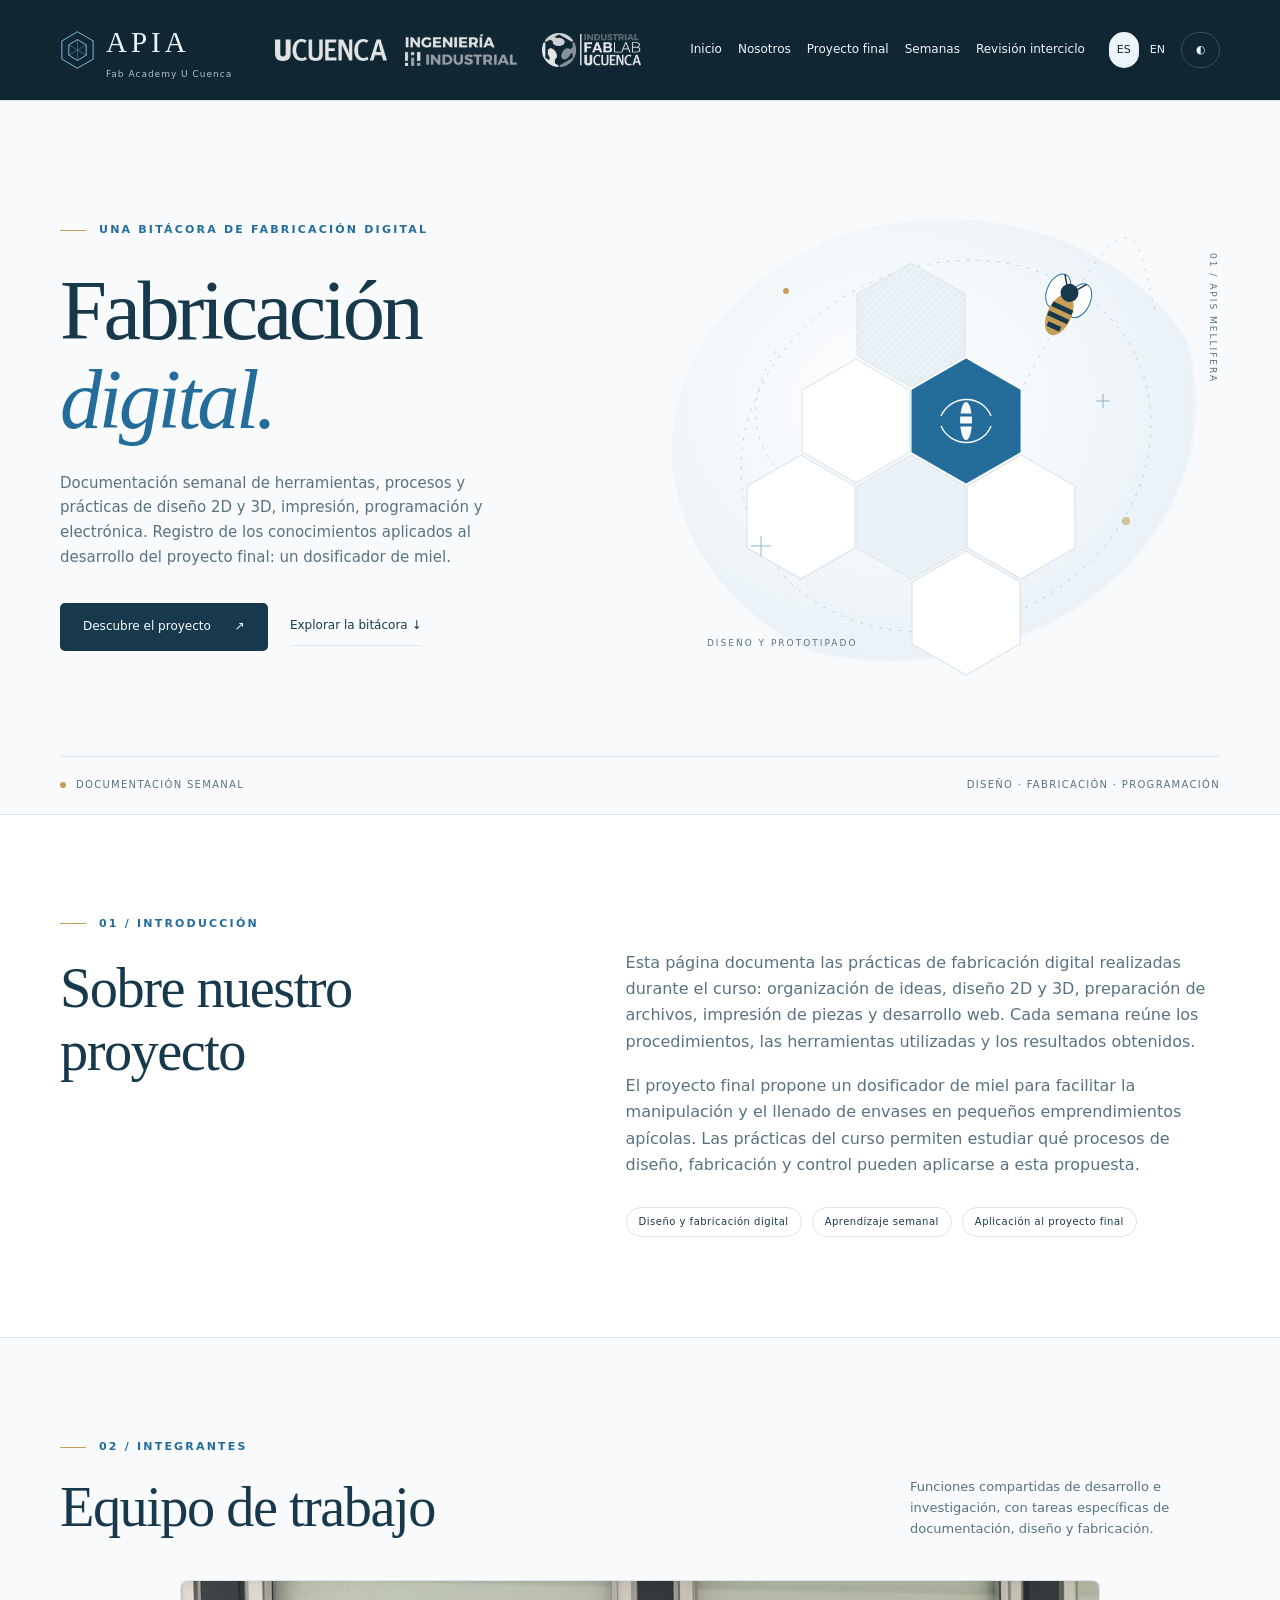
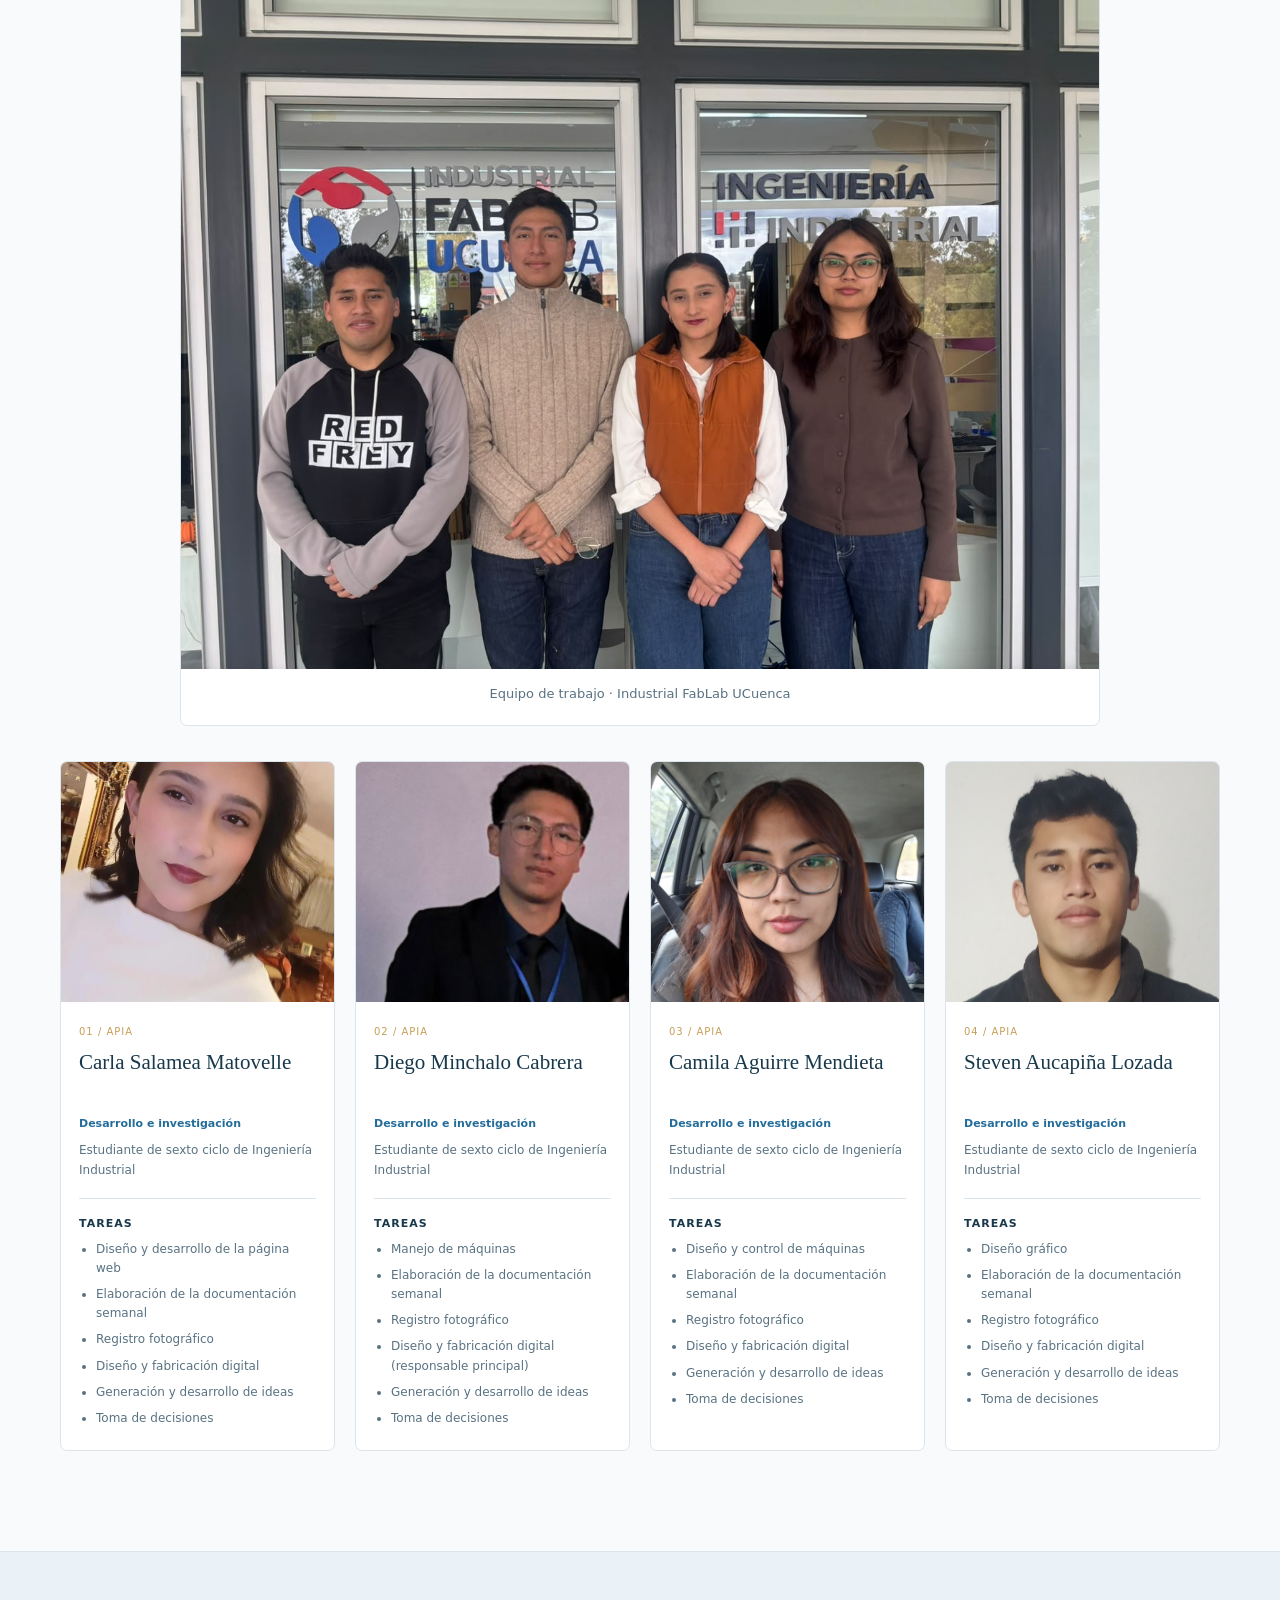
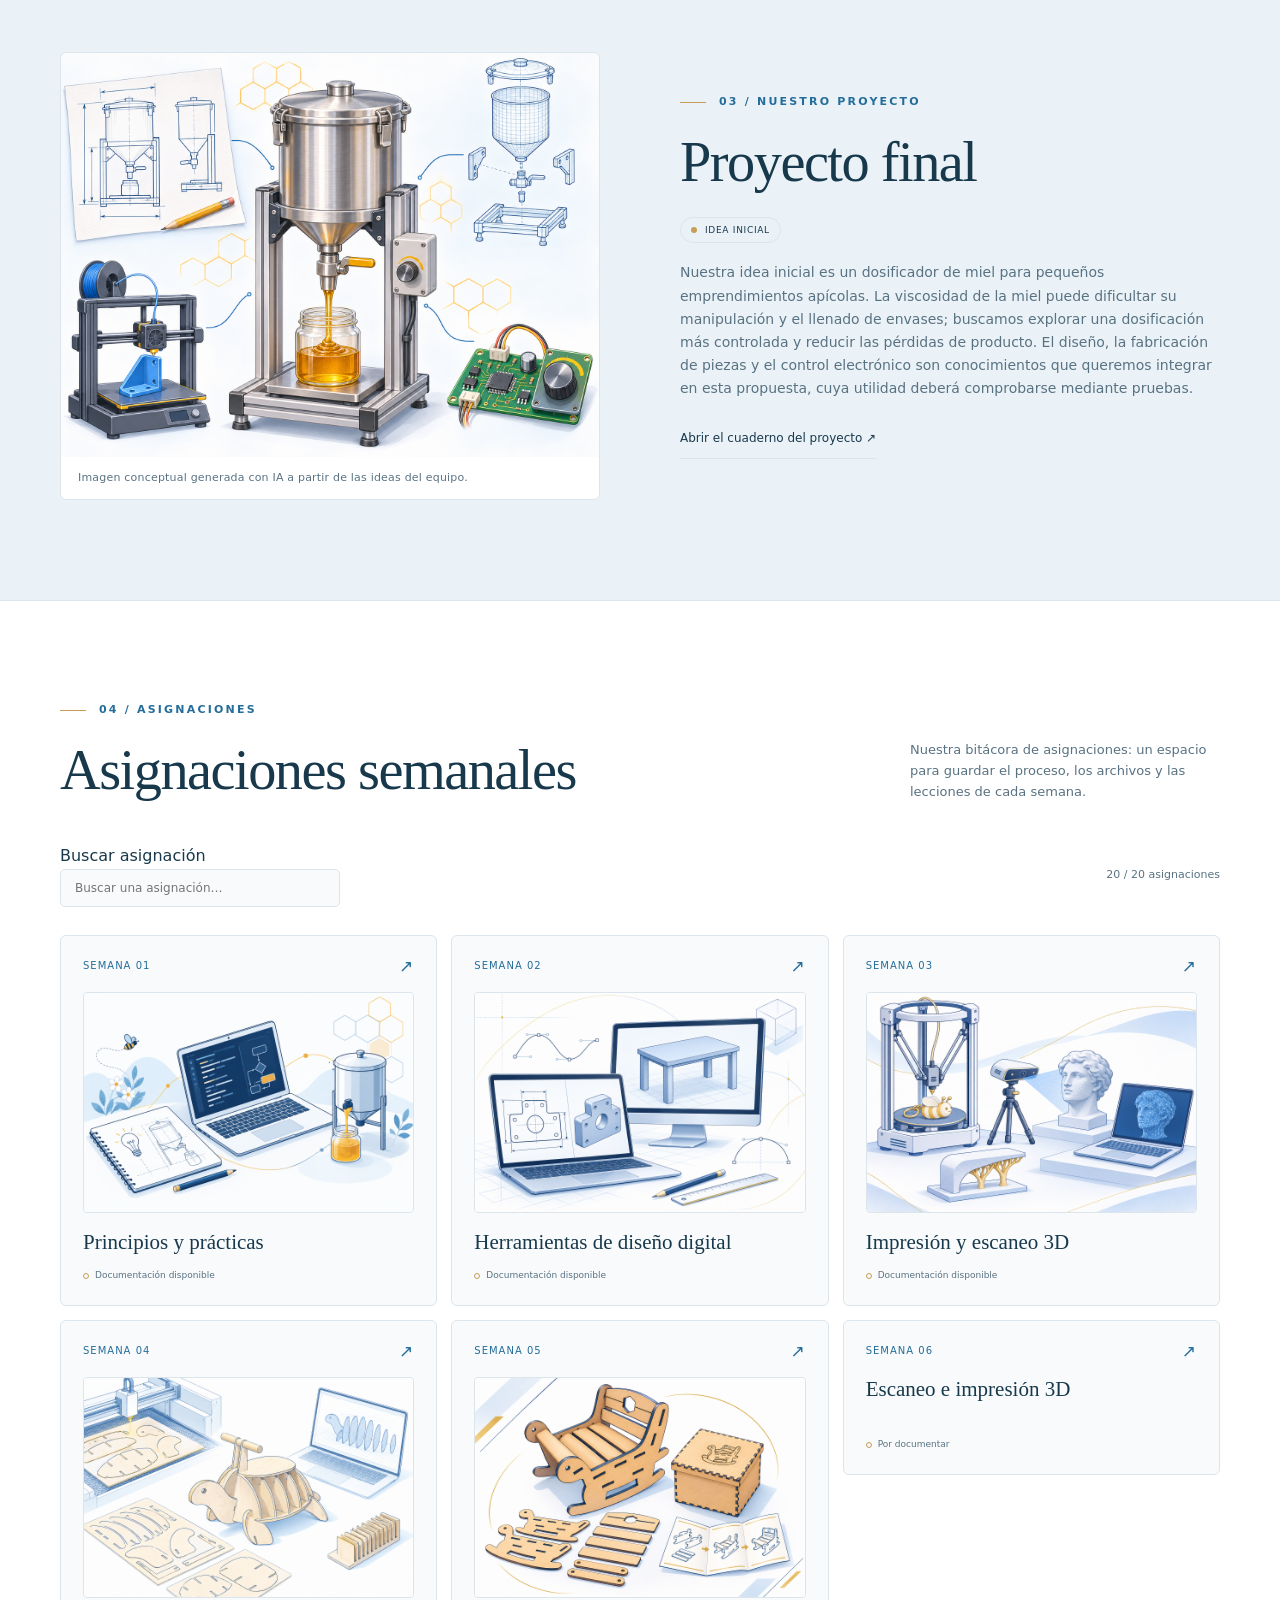
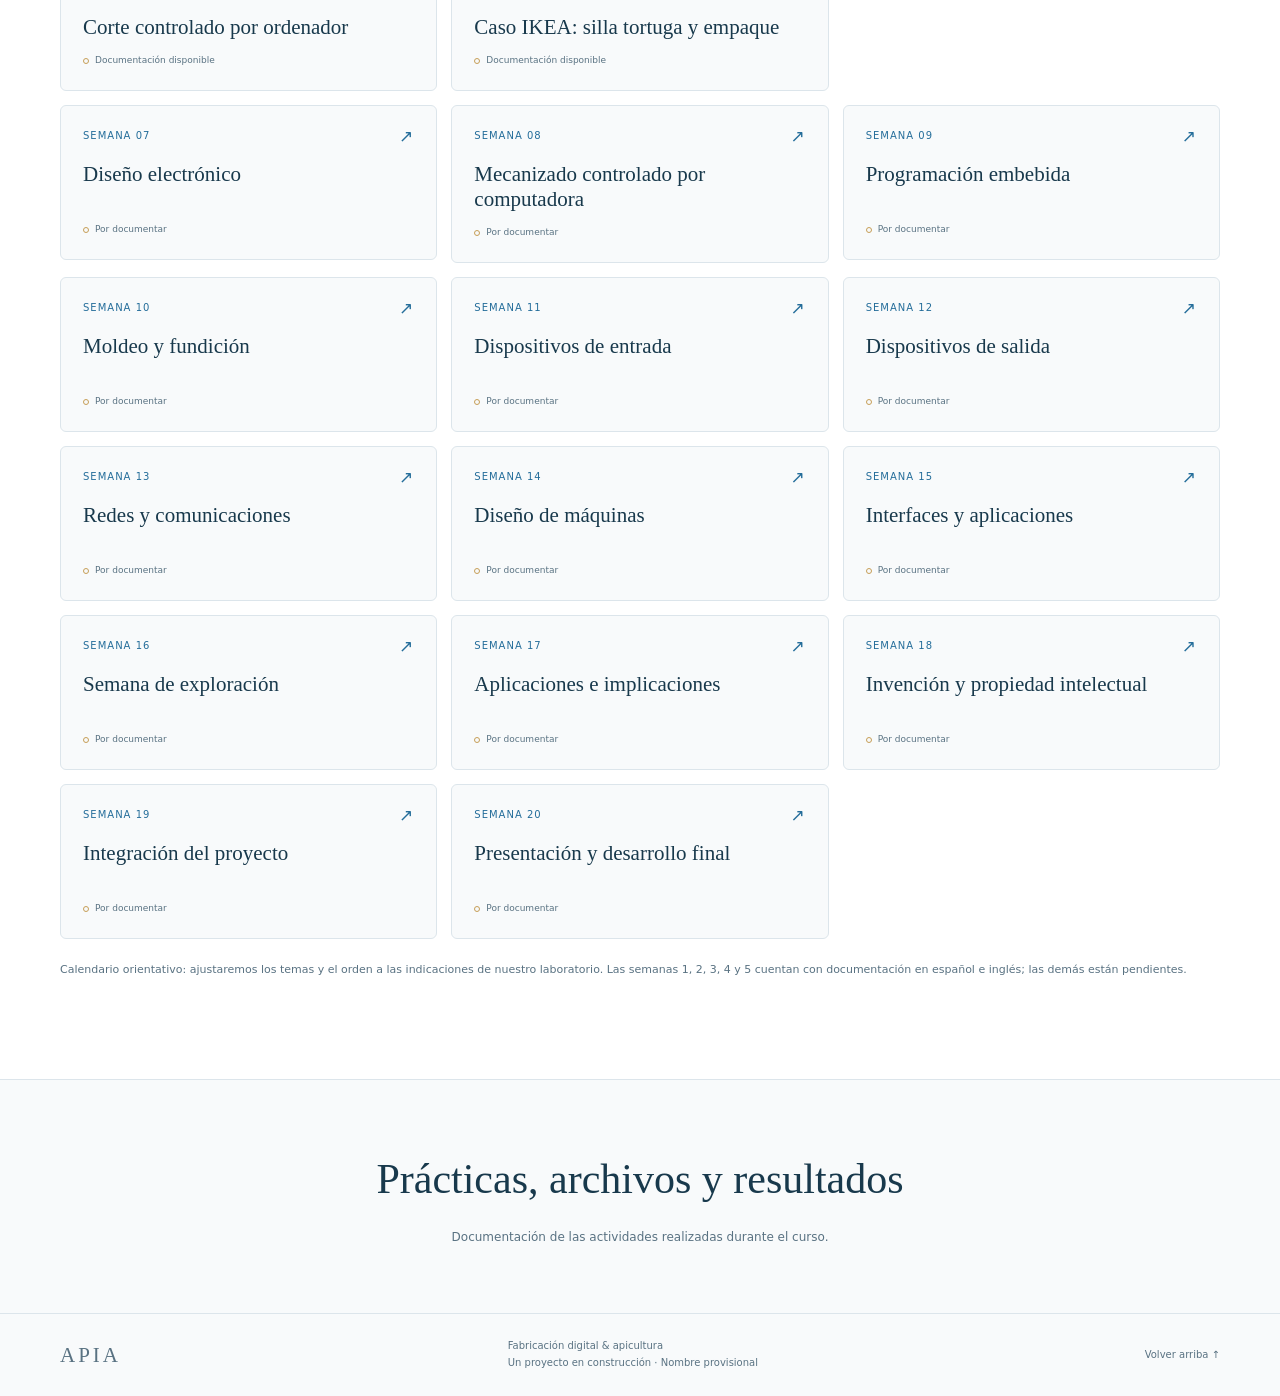
<file: index.html>
<!doctype html>
<html lang="es" data-theme="light">
<head>
<meta charset="utf-8"><meta name="viewport" content="width=device-width, initial-scale=1">
<meta name="description" content="Documentación semanal de diseño, fabricación digital y desarrollo de un dosificador de miel.">
<title>APIA · Fabricación digital</title>
<style>
:root{--bg:#f8fafb;--paper:#fff;--ink:#18394c;--muted:#597282;--blue:#246d9a;--soft:#eaf2f7;--line:#dce5eb;--gold:#c69e57;--header:rgba(248,250,251,.92);color-scheme:light}html[data-theme=dark]{--bg:#101f2a;--paper:#172c39;--ink:#edf5fa;--muted:#afc3cf;--blue:#93cfee;--soft:#203b4c;--line:#355060;--gold:#dfbc7d;--header:rgba(16,31,42,.94);color-scheme:dark}*{box-sizing:border-box}html{scroll-behavior:smooth;scroll-padding-top:110px}body{margin:0;background:var(--bg);color:var(--ink);font:16px/1.65 system-ui,-apple-system,BlinkMacSystemFont,"Segoe UI",sans-serif}button,a{-webkit-tap-highlight-color:transparent}a{color:inherit;text-decoration:none}button{font:inherit;cursor:pointer;color:inherit}button:focus-visible,a:focus-visible{outline:3px solid var(--gold);outline-offset:5px}button{border:0}h1,h2,h3,p{margin:0}h1,h2,.serif{font-family:Georgia,"Times New Roman",serif;font-weight:400}h2{font-size:clamp(36px,4.4vw,58px);line-height:1.13;letter-spacing:-1.5px}p{color:var(--muted)}.wrap{width:min(1160px,calc(100% - 64px));margin:auto}.eyebrow{font-size:11px;font-weight:650;text-transform:uppercase;letter-spacing:2.2px;color:var(--blue);display:flex;align-items:center;gap:13px}.eyebrow:before{content:"";width:26px;height:1px;background:var(--gold)}header{position:sticky;top:0;z-index:10;background:var(--header);backdrop-filter:blur(16px);border-bottom:1px solid var(--line)}.nav{display:flex;align-items:center;justify-content:space-between;min-height:88px;gap:24px}.brand{display:flex;align-items:center;gap:11px}.brand svg{width:35px;height:40px;color:var(--blue)}.brand strong{font-family:Georgia,serif;font-size:29px;letter-spacing:4px;font-weight:400}.brand small{display:block;font-size:8px;letter-spacing:1.8px;color:var(--muted);margin-top:-6px}.navlinks{display:flex;gap:28px;font-size:12px}.tools{display:flex;gap:8px;align-items:center}.tool{background:transparent;border:1px solid var(--line);border-radius:24px;min-width:39px;height:36px;font-size:11px;padding:0 11px}.tool.active{background:var(--ink);color:var(--bg);border-color:var(--ink)}.langs{display:flex;gap:3px}.langs .tool{border:0;min-width:30px;padding:0 8px}.hero{position:relative;overflow:hidden}.hero-grid{display:grid;grid-template-columns:1.08fr 1fr;gap:20px;align-items:center;min-height:655px;padding:70px 0 55px}.hero h1{font-size:clamp(55px,6.6vw,86px);line-height:1.06;letter-spacing:-3.5px;margin:26px 0}.hero h1 em{color:var(--blue);font-weight:400}.hero-copy>p{max-width:430px;font-size:15px}.actions{display:flex;gap:22px;align-items:center;margin-top:33px;flex-wrap:wrap}.primary{background:var(--ink);color:var(--bg);padding:14px 23px;border-radius:5px;font-size:12px;display:inline-flex;gap:24px;align-items:center}.textlink{font-size:12px;border-bottom:1px solid var(--line);padding:9px 0}.hero-art{position:relative;height:490px}.orb{position:absolute;inset:28px 0 0;border-radius:50%;background:radial-gradient(ellipse at 40% 40%,var(--paper),var(--soft) 65%,transparent 66%)}.hive-art{position:absolute;width:100%;height:100%;color:var(--blue);overflow:visible}.orbit{stroke:var(--blue);stroke-width:.8;stroke-dasharray:3 7;fill:none;opacity:.3}.hex{fill:var(--paper);stroke:var(--line);stroke-width:1.2}.hex-blue{fill:var(--blue);stroke:var(--blue)}.hex-soft{fill:var(--soft);stroke:var(--line)}.flying{animation:drift 8s ease-in-out infinite;transform-origin:340px 140px}.wing{animation:wing .23s ease-in-out infinite alternate;transform-box:fill-box;transform-origin:bottom center}.art-label{position:absolute;bottom:30px;left:35px;font-size:9px;letter-spacing:2px;color:var(--muted)}.art-note{position:absolute;right:0;top:62px;writing-mode:vertical-rl;font-size:9px;letter-spacing:2px;color:var(--muted)}.hero-bottom{border-top:1px solid var(--line);display:flex;justify-content:space-between;align-items:center;padding:20px 0;font-size:10px;color:var(--muted);letter-spacing:1.3px;text-transform:uppercase}.hero-bottom span:first-child{display:flex;gap:10px;align-items:center}.dot{width:6px;height:6px;border-radius:50%;background:var(--gold)}section{padding:100px 0;scroll-margin-top:20px}.intro{background:var(--paper);border-block:1px solid var(--line)}.intro-grid{display:grid;grid-template-columns:.8fr 1fr;gap:90px;align-items:start}.intro h2{margin-top:24px}.intro-text{padding-top:35px}.intro-text p+p{margin-top:18px}.pillars{display:flex;gap:10px;flex-wrap:wrap;margin-top:28px}.pill{font-size:10px;border:1px solid var(--line);border-radius:20px;padding:6px 12px;letter-spacing:.5px}.section-top{display:flex;justify-content:space-between;gap:36px;align-items:end;margin-bottom:40px}.section-top h2{margin-top:20px}.section-top>p{max-width:310px;font-size:13px}.team-grid{display:grid;grid-template-columns:repeat(4,1fr);gap:20px}.person{background:var(--paper);border:1px solid var(--line);border-radius:7px;overflow:hidden}.portrait{height:240px;position:relative;background:var(--soft);display:grid;place-items:center;overflow:hidden}.portrait:before{content:"";width:150px;height:150px;border:1px solid var(--line);transform:rotate(30deg);border-radius:28px}.portrait svg{position:absolute;width:94px;height:115px;color:var(--blue);opacity:.3}.portrait img{position:absolute;width:100%;height:100%;object-fit:cover}.photo-label{position:absolute;bottom:13px;left:15px;font-size:8px;text-transform:uppercase;letter-spacing:1.8px;color:var(--muted)}.person-copy{padding:20px}.person h3{font:22px Georgia,serif}.person-copy p{font-size:12px;margin-top:8px}.person-num{font-size:10px;color:var(--gold);letter-spacing:1px;display:block;margin-bottom:9px}.project{background:var(--soft);border-block:1px solid var(--line)}.project-grid{display:grid;grid-template-columns:1fr 1fr;gap:80px;align-items:center}.project-visual{height:360px;border:1px solid var(--line);border-radius:7px;position:relative;display:grid;place-items:center;background:var(--paper);overflow:hidden}.project-visual svg{height:280px;width:90%;color:var(--blue)}.visual-caption{position:absolute;left:22px;bottom:18px;font-size:9px;letter-spacing:1.6px;color:var(--muted)}.project h2{margin:20px 0}.project p{font-size:14px}.status{display:inline-flex;align-items:center;gap:8px;padding:5px 10px;border:1px solid var(--line);border-radius:20px;font-size:9px;letter-spacing:.7px;margin-bottom:18px}.project .textlink{display:inline-block;margin-top:20px}.weeks{background:var(--paper)}.weeks-head{margin-bottom:28px;display:flex;justify-content:space-between;gap:16px;align-items:center}.search{border:1px solid var(--line);background:var(--bg);color:var(--ink);border-radius:5px;padding:11px 14px;font:12px system-ui;max-width:100%;width:280px}.week-count{font-size:11px;color:var(--muted)}.week-grid{display:grid;grid-template-columns:repeat(3,1fr);gap:14px}.week{padding:22px;text-align:left;background:var(--bg);border:1px solid var(--line);border-radius:6px;min-height:155px;transition:transform .2s,border-color .2s;display:flex;flex-direction:column;align-items:start}.week:hover{transform:translateY(-4px);border-color:var(--blue)}.week-top{display:flex;justify-content:space-between;width:100%;font-size:10px;color:var(--blue);letter-spacing:1px}.week-top .arrow{font-size:17px;line-height:1}.week h3{font:21px/1.2 Georgia,serif;margin:17px 0 13px}.week-status{font-size:9px;color:var(--muted);margin-top:auto;display:flex;gap:6px;align-items:center}.week-status:before{content:"";width:4px;height:4px;border:1px solid var(--gold);border-radius:50%}.calendar-note{font-size:11px;margin-top:22px}.empty{padding:30px 0;color:var(--muted)}.closing{padding:65px 0;text-align:center;border-top:1px solid var(--line)}.closing .serif{font-size:clamp(27px,4vw,42px)}.closing p{font-size:12px;margin-top:13px}footer{border-top:1px solid var(--line);padding:24px 0}.footer-inner{display:flex;justify-content:space-between;gap:20px;align-items:center;font-size:10px;color:var(--muted)}dialog{width:min(680px,calc(100% - 32px));max-height:85dvh;border:1px solid var(--line);background:var(--paper);color:var(--ink);border-radius:10px;padding:38px;box-shadow:0 30px 100px #0003}dialog::backdrop{background:#0b2439a6;backdrop-filter:blur(5px)}.dialog-close{float:right;background:var(--soft);border-radius:50%;width:35px;height:35px;font-size:24px;line-height:1}.dialog-label{font-size:10px;letter-spacing:1.6px;color:var(--blue);margin-bottom:20px}dialog h2{font-size:36px;margin:18px 0 24px}dialog h3{font:23px Georgia,serif;margin:24px 0 10px}dialog p{font-size:14px;white-space:pre-line}.skip{position:fixed;left:20px;top:-100px;z-index:30;background:var(--ink);color:var(--bg);padding:12px}.skip:focus{top:10px}@keyframes drift{0%,100%{transform:translate(0,0) rotate(-5deg)}50%{transform:translate(-18px,16px) rotate(6deg)}}@keyframes wing{to{transform:scaleX(.75) rotate(9deg)}}@media(min-width:1500px){.hero-grid{min-height:720px}}@media(max-width:900px){.navlinks{gap:15px;font-size:11px}.wrap{width:calc(100% - 40px)}.hero-grid{min-height:580px}.hero h1{font-size:62px}.hero-art{height:380px}.intro-grid,.project-grid{gap:40px}.team-grid{grid-template-columns:repeat(2,1fr)}.portrait{height:260px}}@media(max-width:620px){.nav{flex-wrap:wrap;gap:10px;padding:14px 0}.brand strong{font-size:24px}.brand svg{width:27px}.navlinks{order:3;width:100%;justify-content:space-between;padding-top:8px;border-top:1px solid var(--line);font-size:11px}.tool{height:32px}.hero-grid{grid-template-columns:1fr;padding:44px 0 10px;gap:0}.hero h1{font-size:62px;letter-spacing:-2.5px}.hero-copy>p{font-size:14px}.hero-art{height:340px;max-width:390px;width:100%;margin:0 auto}.art-label{left:15px;bottom:15px;font-size:8px}.art-note{font-size:8px}.hero-bottom{font-size:8px;gap:15px;letter-spacing:.6px}.hero-bottom>span:last-child{text-align:right}section{padding:64px 0}.intro-grid,.project-grid{grid-template-columns:1fr;gap:26px}.intro-text{padding:0}.section-top{display:block}.section-top>p{margin-top:20px}.team-grid{gap:12px}.portrait{height:180px}.person-copy{padding:14px}.person h3{font-size:19px}.person-copy p{font-size:11px}.project-visual{height:290px}.project-grid>.project-copy{order:-1}.week-grid{grid-template-columns:1fr 1fr;gap:10px}.week{padding:15px;min-height:155px}.week h3{font-size:19px}.weeks-head{align-items:start;flex-direction:column}.search{width:100%}.footer-inner{align-items:start}.footer-inner>span{max-width:190px;text-align:right}dialog{padding:24px}dialog h2{font-size:30px}}@media(prefers-reduced-motion:reduce){html{scroll-behavior:auto}*,*:before,*:after{animation:none!important;transition:none!important}}

.institution-bar{background:#fff;border-bottom:1px solid #dce5eb}.institutions{display:flex;justify-content:center;align-items:center;gap:38px;padding:15px 0}.institution{color:#143b60;font-family:Arial,sans-serif;font-weight:800;line-height:1.12;text-align:center;min-width:150px}.institution.uc{font-size:28px;letter-spacing:-1px}.institution small{display:block;font-size:9px;letter-spacing:1.3px;font-weight:500;margin-top:5px}.institution.industrial{font-size:17px;text-align:left;border-left:4px solid #b2303f;padding-left:12px}.institution.fablab{font-size:21px;border-left:1px solid #dce5eb;padding-left:30px}.group-photo{margin-bottom:35px;border:1px solid var(--line);border-radius:7px;background:var(--soft);min-height:300px;display:flex;align-items:center;justify-content:center;flex-direction:column;gap:14px;padding:30px;text-align:center}.group-photo svg{width:95px;height:75px;color:var(--blue);opacity:.5}.group-photo figcaption{font-size:13px;color:var(--muted)}.group-photo img{display:block;width:100%;height:auto;object-fit:contain}.group-photo.has-photo{padding:0;overflow:hidden;min-height:0;max-width:920px;width:100%;margin-inline:auto;background:var(--paper)}.group-photo.has-photo figcaption{padding:0 20px 20px}.group-photo{margin-inline:0}.navlinks{gap:22px}html{scroll-padding-top:190px}@media(max-width:620px){.institutions{gap:12px;padding:12px 0}.institution{min-width:0;flex:1}.institution.uc{font-size:19px}.institution.industrial{font-size:11px;padding-left:8px}.institution.fablab{font-size:15px;padding-left:10px}.institution small{font-size:7px;letter-spacing:.5px}.group-photo{min-height:230px}.navlinks{gap:15px;justify-content:center}html{scroll-padding-top:210px}}
/* Los archivos originales se conservan; el contenedor solo limita sus márgenes blancos. */
.institutions{gap:24px;padding:12px 0}.institution{position:relative;width:210px;max-width:210px;min-width:0;height:80px;overflow:hidden;background:#fff;flex:1;border:1px solid #e7edf1;border-radius:6px}.institution img{position:absolute;left:50%;top:50%;transform:translate(-50%,-50%);width:calc(100% - 26px);height:auto;display:block;max-width:184px}@media(max-width:620px){.institutions{gap:9px;padding:10px 0}.institution{height:55px}.institution img{width:calc(100% - 12px)}}
/* Logos integrados en la barra principal, sin franja ni tarjetas. */
header{background:#102632;color:#edf5fa}.nav{gap:24px;min-height:100px}.brand{flex-shrink:0}.brand small{color:#afc3cf;font-size:9px;letter-spacing:1px;margin-top:0}.brand svg{color:#93cfee}.institutions{display:flex;align-items:center;gap:18px;padding:0;flex:1;justify-content:center;min-width:0}.institution{flex:0 1 112px;width:112px;max-width:112px;height:46px;border:0;border-radius:0;background:transparent}.institution img{width:100%;max-width:none;filter:grayscale(1) invert(1);mix-blend-mode:screen}.navlinks{flex-shrink:0;color:#edf5fa;gap:20px}.tools{flex-shrink:0}.tool{border-color:#355060;color:#edf5fa}.tool.active{background:#edf5fa;color:#102632;border-color:#edf5fa}html{scroll-padding-top:125px}@media(max-width:1000px){.nav{gap:14px;flex-wrap:wrap;padding:16px 0}.institutions{order:2;flex:0 0 100%;gap:24px}.navlinks{margin-left:auto}.tools{order:1}.institution{height:42px;flex-basis:105px;max-width:105px}html{scroll-padding-top:180px}}@media(max-width:620px){.nav{gap:12px}.brand{margin-right:auto}.navlinks{order:3;width:100%;margin:0;padding-top:10px;border-top:1px solid #355060}.institutions{gap:18px}.institution{height:36px;flex-basis:90px;max-width:90px}.tools{order:0}html{scroll-padding-top:210px}}
/* Portadas de asignaciones: añadir imágenes a medida que se documentan las semanas. */
.week-cover{display:block;width:100%;height:auto;aspect-ratio:3/2;object-fit:cover;border:1px solid var(--line);border-radius:4px;margin-top:17px;background:#f3f8fb}.week-grid{align-items:start}.week{width:100%}
</style>
<link rel="stylesheet" href="site-navigation.css?v=4"><style>.person-copy{padding:22px 18px}.person h3{font-size:21px;line-height:1.25;min-height:2.5em}.person-copy .person-role{color:var(--blue);font-size:11px;font-weight:600;margin-top:13px}.person-copy .person-study{font-size:12px;margin-top:8px;padding-bottom:17px;border-bottom:1px solid var(--line)}.person-tasks-title{font:600 11px system-ui,sans-serif;color:var(--ink);text-transform:uppercase;letter-spacing:1px;margin:18px 0 10px}.person-tasks{padding-left:17px;margin:0;color:var(--muted);font-size:12px;line-height:1.6}.person-tasks li+li{margin-top:7px}.portrait:has(img):before{display:none}.team-grid{align-items:stretch}@media(max-width:620px){.person-copy{padding:16px 12px}.person h3{font-size:19px}.person-tasks{font-size:11px}.person-copy .person-study{font-size:11px}.person-copy .person-role{font-size:10px}}@media(max-width:360px){.team-grid{grid-template-columns:1fr}.portrait{height:280px}.person h3{min-height:0}}</style><link rel="stylesheet" href="project-concept.css?v=1"></head>
<body>
<a class="skip" href="#main" data-t="skip">Saltar al contenido</a>
<header><div class="wrap nav"><a class="brand" href="#home" aria-label="APIA"><svg viewBox="0 0 40 46" fill="none" aria-hidden="true"><path d="M20 2 38 12.5v21L20 44 2 33.5v-21Z" stroke="currentColor"/><path d="M20 11 30 17v12L20 35 10 29V17Z" stroke="currentColor"/><path d="M20 11v24M10 17l20 12M30 17 10 29" stroke="currentColor" opacity=".4"/></svg><span><strong>APIA</strong><small data-t="brand">Fab Academy U Cuenca</small></span></a><div class="institutions" aria-label="Instituciones"><div class="institution"><img src="images/header/ucuenca.webp" alt="Universidad de Cuenca" width="360" height="69" decoding="async"></div><div class="institution"><img src="images/header/ingenieria-industrial.webp" alt="Ingeniería Industrial" width="193" height="56" decoding="async"></div><div class="institution"><img src="images/header/fablab-ucuenca.webp" alt="Industrial FabLab UCuenca" width="349" height="120" decoding="async"></div></div><nav class="navlinks" aria-label="Principal"><a href="#home" data-nav-label="home">Inicio</a><a href="#about" data-nav-label="about">Nosotros</a><a href="#project" data-nav-label="project">Proyecto final</a><a href="#assignments" data-nav-label="weeks">Semanas</a><a href="midterm-review.html" data-nav-label="midterm">Revisión interciclo</a></nav><div class="tools"><div class="langs"><button class="tool active" id="es" lang="es" aria-label="Español" aria-pressed="true">ES</button><button class="tool" id="en" lang="en" aria-label="English" aria-pressed="false">EN</button></div><button class="tool" id="theme" aria-label="Activar tema oscuro" aria-pressed="false">◐</button></div></div></header>
<main id="main"><div class="hero" id="home"><div class="wrap"><div class="hero-grid"><div class="hero-copy"><div class="eyebrow" data-t="heroLabel">Una bitácora de fabricación digital</div><h1 data-t="heroTitle">Fabricación<br><em>digital.</em></h1><p data-t="heroText">Documentación semanal de herramientas, procesos y prácticas de diseño 2D y 3D, impresión, programación y electrónica. Registro de los conocimientos aplicados al desarrollo del proyecto final: un dosificador de miel.</p><div class="actions"><a class="primary" href="#project"><span data-t="discover">Descubre el proyecto</span><span aria-hidden="true">↗</span></a><a class="textlink" href="#assignments" data-t="explore">Explorar la bitácora ↓</a></div></div><div class="hero-art" role="img" aria-label="Ilustración de un panal azul y una abeja en vuelo" id="heroArt"><div class="orb"></div><svg class="hive-art" viewBox="0 0 500 490" aria-hidden="true"><defs><polygon id="hex" points="0,-62 54,-31 54,31 0,62 -54,31 -54,-31"/><pattern id="lines" width="7" height="7" patternUnits="userSpaceOnUse"><path d="M0 7 7 0" stroke="currentColor" opacity=".1" stroke-width=".7"/></pattern></defs><ellipse class="orbit" cx="250" cy="255" rx="210" ry="180" transform="rotate(-25 250 255)"/><path class="orbit" d="M80 160C-10 300 220 400 330 190S440 40 460 125"/><g transform="translate(160 230)"><use href="#hex" class="hex"/><use href="#hex" x="110" class="hex-blue"/><use href="#hex" x="55" y="96" class="hex-soft"/><use href="#hex" x="165" y="96" class="hex"/><use href="#hex" x="110" y="192" class="hex"/><use href="#hex" x="-55" y="96" class="hex"/><use href="#hex" x="55" y="-96" class="hex-soft"/><use href="#hex" x="55" y="-96" fill="url(#lines)"/><path d="M85-5c10-22 41-22 50 0M85 5c10 22 41 22 50 0" fill="none" stroke="var(--bg)" stroke-width="1.4"/><ellipse cx="110" cy="0" rx="6" ry="19" fill="var(--bg)"/><path d="M102-6h16M103 4h14" stroke="var(--blue)" stroke-width="3"/></g><g class="flying"><g transform="translate(365 120) rotate(25)"><ellipse class="wing" cx="-11" cy="-17" rx="11" ry="18" fill="var(--paper)" stroke="var(--blue)" stroke-width="1"/><ellipse class="wing" cx="12" cy="-17" rx="11" ry="18" fill="var(--paper)" stroke="var(--blue)" stroke-width="1"/><ellipse cy="4" rx="12" ry="22" fill="var(--gold)"/><path d="M-11-3h22M-11 7h22M-7 17H7" stroke="var(--ink)" stroke-width="5"/><circle cy="-20" r="9" fill="var(--ink)"/><path d="m-5-25-7-10m17 10 7-10" stroke="var(--ink)" fill="none" stroke-width="1.5"/></g></g><circle cx="90" cy="100" r="3" fill="var(--gold)"/><circle cx="430" cy="330" r="4" fill="var(--gold)" opacity=".6"/><path d="M55 355h20m-10-10v20M400 210h14m-7-7v14" stroke="var(--blue)" opacity=".5"/></svg><span class="art-label" data-t="artLabel">DISEÑO Y PROTOTIPADO</span><span class="art-note">01 / APIS MELLIFERA</span></div></div><div class="hero-bottom"><span><i class="dot"></i><span data-t="heroBottom">Documentación semanal</span></span><span data-t="heroBottomRight">Diseño · Fabricación · Programación</span></div></div></div>
<section class="intro" id="about"><div class="wrap intro-grid"><div><div class="eyebrow" data-t="aboutLabel">01 / El origen</div><h2 data-t="aboutTitle">La naturaleza<br>como punto de partida.</h2></div><div class="intro-text"><p data-t="aboutText">Esta página documenta las prácticas de fabricación digital realizadas durante el curso: organización de ideas, diseño 2D y 3D, preparación de archivos, impresión de piezas y desarrollo web. Cada semana reúne los procedimientos, las herramientas utilizadas y los resultados obtenidos.</p><p data-t="aboutText2">El proyecto final propone un dosificador de miel para facilitar la manipulación y el llenado de envases en pequeños emprendimientos apícolas. Las prácticas del curso permiten estudiar qué procesos de diseño, fabricación y control pueden aplicarse a esta propuesta.</p><div class="pillars"><span class="pill" data-t="pillar1">Diseño y fabricación digital</span><span class="pill" data-t="pillar2">Aprendizaje semanal</span><span class="pill" data-t="pillar3">Aplicación al proyecto final</span></div></div></div></section>
<section id="team"><div class="wrap"><div class="section-top"><div><div class="eyebrow" data-t="teamLabel">02 / Integrantes</div><h2 data-t="teamTitle">Equipo de trabajo</h2></div><p data-t="teamText">Funciones compartidas de desarrollo e investigación, con tareas específicas de documentación, diseño y fabricación.</p></div><figure class="group-photo" id="groupPhoto"></figure><div class="team-grid" id="teamGrid"></div></div></section>
<section class="project" id="project"><div class="wrap project-grid"><div class="project-visual"><img id="projectConceptImage" src="images/project/dosificador-miel-concepto.png" alt="Dosificador de miel rodeado de ideas de dibujo técnico, modelado, impresión 3D y electrónica." width="1448" height="1086" loading="lazy" decoding="async"><span class="visual-caption" data-t="visualCaption">Imagen conceptual generada con IA a partir de las ideas del equipo.</span></div><div class="project-copy"><div class="eyebrow" data-t="projectLabel">03 / Nuestro proyecto</div><h2 data-t="projectTitle">Proyecto final</h2><div class="status"><i class="dot"></i><span data-t="projectStatus">IDEA INICIAL</span></div><p data-t="projectText">Nuestra idea inicial es un dosificador de miel para pequeños emprendimientos apícolas. La viscosidad de la miel puede dificultar su manipulación y el llenado de envases; buscamos explorar una dosificación más controlada y reducir las pérdidas de producto. El diseño, la fabricación de piezas y el control electrónico son conocimientos que queremos integrar en esta propuesta, cuya utilidad deberá comprobarse mediante pruebas.</p><button class="textlink" style="background:transparent" id="projectDetails" data-t="projectMore">Abrir el cuaderno del proyecto ↗</button></div></div></section>
<section class="weeks" id="assignments"><div class="wrap"><div class="section-top"><div><div class="eyebrow" data-t="weeksLabel">04 / El proceso, semana a semana</div><h2 data-t="weeksTitle">Una idea se construye.<br>Y se documenta.</h2></div><p data-t="weeksText">Nuestra bitácora de asignaciones: un espacio para guardar el proceso, los archivos y las lecciones de cada semana.</p></div><div class="weeks-head"><label><span class="sr" data-t="searchLabel">Buscar asignación</span><br><input class="search" id="search" type="search" placeholder="Buscar una asignación…"></label><span class="week-count" id="weekCount" aria-live="polite"></span></div><div class="week-grid" id="weekGrid"></div><p class="calendar-note" data-t="calendarNote">Calendario orientativo: ajustaremos los temas y el orden a las indicaciones de nuestro laboratorio. Las semanas 1, 2, 3, 4 y 5 cuentan con documentación en español e inglés; las demás están pendientes.</p></div></section>
<div class="closing"><div class="wrap"><div class="serif" data-t="closing">Prácticas, archivos y resultados</div><p data-t="closingText">Documentación de las actividades realizadas durante el curso.</p></div></div>
</main><footer><div class="wrap footer-inner"><a href="#home" class="serif" style="font-size:21px;letter-spacing:3px">APIA</a><span data-t="footer">Fabricación digital & apicultura<br>Un proyecto en construcción · Nombre provisional</span><a href="#home" data-t="top">Volver arriba ↑</a></div></footer>
<dialog id="entry"><button class="dialog-close" id="closeDialog" aria-label="Cerrar">×</button><div id="entryContent"></div></dialog>
<script>
// PERSONALIZA AQUÍ: nombres, biografías y rutas de fotos. Conserva las dos traducciones.
// Foto grupal original del equipo; el encuadre se controla con CSS.
const groupPhoto = "images/team/equipo-de-trabajo.jpeg";
const members = [
  {
    "name": {
      "es": "Carla Salamea Matovelle",
      "en": "Carla Salamea Matovelle"
    },
    "role": {
      "es": "Desarrollo e investigación",
      "en": "Development and research"
    },
    "study": {
      "es": "Estudiante de sexto ciclo de Ingeniería Industrial",
      "en": "Sixth-semester Industrial Engineering student"
    },
    "tasks": {
      "es": [
        "Diseño y desarrollo de la página web",
        "Elaboración de la documentación semanal",
        "Registro fotográfico",
        "Diseño y fabricación digital",
        "Generación y desarrollo de ideas",
        "Toma de decisiones"
      ],
      "en": [
        "Website design and development",
        "Weekly documentation",
        "Photographic documentation",
        "Digital design and fabrication",
        "Idea generation and development",
        "Decision-making"
      ]
    },
    "photo": "images/team/carla-salamea.jpeg",
    "photoPosition": "50% 40%"
  },
  {
    "name": {
      "es": "Diego Minchalo Cabrera",
      "en": "Diego Minchalo Cabrera"
    },
    "role": {
      "es": "Desarrollo e investigación",
      "en": "Development and research"
    },
    "study": {
      "es": "Estudiante de sexto ciclo de Ingeniería Industrial",
      "en": "Sixth-semester Industrial Engineering student"
    },
    "tasks": {
      "es": [
        "Manejo de máquinas",
        "Elaboración de la documentación semanal",
        "Registro fotográfico",
        "Diseño y fabricación digital (responsable principal)",
        "Generación y desarrollo de ideas",
        "Toma de decisiones"
      ],
      "en": [
        "Machine operation",
        "Weekly documentation",
        "Photographic documentation",
        "Digital design and fabrication (primary responsibility)",
        "Idea generation and development",
        "Decision-making"
      ]
    },
    "photo": "images/team/diego-minchalo.png",
    "photoPosition": "50% 25%"
  },
  {
    "name": {
      "es": "Camila Aguirre Mendieta",
      "en": "Camila Aguirre Mendieta"
    },
    "role": {
      "es": "Desarrollo e investigación",
      "en": "Development and research"
    },
    "study": {
      "es": "Estudiante de sexto ciclo de Ingeniería Industrial",
      "en": "Sixth-semester Industrial Engineering student"
    },
    "tasks": {
      "es": [
        "Diseño y control de máquinas",
        "Elaboración de la documentación semanal",
        "Registro fotográfico",
        "Diseño y fabricación digital",
        "Generación y desarrollo de ideas",
        "Toma de decisiones"
      ],
      "en": [
        "Machine design and control",
        "Weekly documentation",
        "Photographic documentation",
        "Digital design and fabrication",
        "Idea generation and development",
        "Decision-making"
      ]
    },
    "photo": "images/team/camila-aguirre.jpeg",
    "photoPosition": "50% 35%"
  },
  {
    "name": {
      "es": "Steven Aucapiña Lozada",
      "en": "Steven Aucapiña Lozada"
    },
    "role": {
      "es": "Desarrollo e investigación",
      "en": "Development and research"
    },
    "study": {
      "es": "Estudiante de sexto ciclo de Ingeniería Industrial",
      "en": "Sixth-semester Industrial Engineering student"
    },
    "tasks": {
      "es": [
        "Diseño gráfico",
        "Elaboración de la documentación semanal",
        "Registro fotográfico",
        "Diseño y fabricación digital",
        "Generación y desarrollo de ideas",
        "Toma de decisiones"
      ],
      "en": [
        "Graphic design",
        "Weekly documentation",
        "Photographic documentation",
        "Digital design and fabrication",
        "Idea generation and development",
        "Decision-making"
      ]
    },
    "photo": "images/team/steven-aucapina.jpeg",
    "photoPosition": "50% 25%"
  }
];
// Calendario orientativo: ajustar con el laboratorio.
const weeks = [
['Principios y prácticas','Principles and practices'],['Herramientas de diseño digital','Digital design tools'],['Impresión y escaneo 3D','3D printing and scanning'],['Corte controlado por ordenador','Computer-controlled cutting'],['Caso IKEA: silla tortuga y empaque','IKEA case: turtle chair and packaging'],['Escaneo e impresión 3D','3D scanning and printing'],['Diseño electrónico','Electronics design'],['Mecanizado controlado por computadora','Computer-controlled machining'],['Programación embebida','Embedded programming'],['Moldeo y fundición','Molding and casting'],['Dispositivos de entrada','Input devices'],['Dispositivos de salida','Output devices'],['Redes y comunicaciones','Networking and communications'],['Diseño de máquinas','Machine design'],['Interfaces y aplicaciones','Interface and application programming'],['Semana de exploración','Wildcard week'],['Aplicaciones e implicaciones','Applications and implications'],['Invención y propiedad intelectual','Invention and intellectual property'],['Integración del proyecto','Project integration'],['Presentación y desarrollo final','Final presentation and development']];
// Ejemplo para añadir contenido real: entries[1] = {es:[{title:'Objetivo',text:'Mi documentación…'}],en:[{title:'Objective',text:'My documentation…'}]};
const entries = {};
const copy = {
es:{skip:'Saltar al contenido',brand:'Fab Academy U Cuenca',navAbout:'El origen',navTeam:'El equipo',navProject:'El proyecto',navWeeks:'Bitácora',heroLabel:'Una bitácora de fabricación digital',heroTitle:'Fabricación<br><em>digital.</em>',heroText:'Documentación semanal de herramientas, procesos y prácticas de diseño 2D y 3D, impresión, programación y electrónica. Registro de los conocimientos aplicados al desarrollo del proyecto final: un dosificador de miel.',discover:'Descubre el proyecto',explore:'Explorar la bitácora ↓',artLabel:'DISEÑO Y PROTOTIPADO',heroBottom:'Documentación semanal',heroBottomRight:'Diseño · Fabricación · Programación',aboutLabel:'01 / Introducción',aboutTitle:'Sobre nuestro proyecto',aboutText:'Esta página documenta las prácticas de fabricación digital realizadas durante el curso: organización de ideas, diseño 2D y 3D, preparación de archivos, impresión de piezas y desarrollo web. Cada semana reúne los procedimientos, las herramientas utilizadas y los resultados obtenidos.',aboutText2:'El proyecto final propone un dosificador de miel para facilitar la manipulación y el llenado de envases en pequeños emprendimientos apícolas. Las prácticas del curso permiten estudiar qué procesos de diseño, fabricación y control pueden aplicarse a esta propuesta.',pillar1:'Diseño y fabricación digital',pillar2:'Aprendizaje semanal',pillar3:'Aplicación al proyecto final',teamLabel:'02 / Integrantes',teamTitle:'Equipo de trabajo',teamText:'Funciones compartidas de desarrollo e investigación, con tareas específicas de documentación, diseño y fabricación.',projectLabel:'03 / Nuestro proyecto',projectTitle:'Proyecto final',projectStatus:'IDEA INICIAL',projectText:'Nuestra idea inicial es un dosificador de miel para pequeños emprendimientos apícolas. La viscosidad de la miel puede dificultar su manipulación y el llenado de envases; buscamos explorar una dosificación más controlada y reducir las pérdidas de producto. El diseño, la fabricación de piezas y el control electrónico son conocimientos que queremos integrar en esta propuesta, cuya utilidad deberá comprobarse mediante pruebas.',projectMore:'Abrir el cuaderno del proyecto ↗',visualCaption:'Imagen conceptual generada con IA a partir de las ideas del equipo.',weeksLabel:'04 / Asignaciones',weeksTitle:'Asignaciones semanales',weeksText:'Nuestra bitácora de asignaciones: un espacio para guardar el proceso, los archivos y las lecciones de cada semana.',searchLabel:'Buscar asignación',calendarNote:'Calendario orientativo: ajustaremos los temas y el orden a las indicaciones de nuestro laboratorio. Las semanas 1, 2, 3, 4 y 5 cuentan con documentación en español e inglés; las demás están pendientes.',closing:'Prácticas, archivos y resultados',closingText:'Documentación de las actividades realizadas durante el curso.',footer:'Fabricación digital & apicultura<br>Un proyecto en construcción · Nombre provisional',top:'Volver arriba ↑',pending:'Por documentar',groupCaption:'Equipo de trabajo · Industrial FabLab UCuenca',photo:'Tu fotografía aquí',week:'SEMANA',search:'Buscar una asignación…',count:'asignaciones',noResults:'No hay asignaciones que coincidan con tu búsqueda.',close:'Cerrar',dark:'Activar tema oscuro',light:'Activar tema claro',art:'Ilustración de un panal azul y una abeja en vuelo',docTitle:'APIA · Fabricación digital',projectIntroSections:[{"title": "La necesidad", "text": "La viscosidad de la miel puede dificultar la manipulación y el llenado de envases en pequeños emprendimientos apícolas. La propuesta busca facilitar la dosificación y evaluar las pérdidas de producto durante el envasado."}, {"title": "La idea inicial", "text": "Exploramos un dosificador de miel que combine un mecanismo de dispensación y control de temperatura. El calentamiento debe estudiarse según el producto y el proceso: no se presenta como una solución ya validada ni como una forma de eliminar la cristalización natural de la miel."}, {"title": "Aplicación de lo aprendido", "text": "Los ejercicios semanales aportan herramientas para representar la idea mediante diseño 2D y 3D, fabricar modelos o piezas, documentar resultados y explorar la programación y la electrónica. Estas prácticas nos ayudan a relacionar conocimientos que pueden contribuir al desarrollo del proyecto final."}],projectSections:['El problema y su contexto','Nuestra propuesta','Diseño y fabricación','Pruebas y resultados','Archivos y próximos pasos'],weekSections:['Objetivo de la asignación','Proceso y herramientas','Pruebas y aprendizajes','Archivos y referencias'],placeholder:'Pendiente de completar. Aquí añadiremos nuestra documentación.',notStarted:'Esta entrada aún no tiene documentación. Los siguientes apartados están preparados para añadir el trabajo real del equipo.'},
en:{skip:'Skip to content',brand:'Fab Academy U Cuenca',navAbout:'Our origin',navTeam:'The team',navProject:'The project',navWeeks:'Journal',heroLabel:'A digital fabrication journal',heroTitle:'Digital<br><em>fabrication.</em>',heroText:'Weekly documentation of tools, processes and exercises in 2D and 3D design, printing, programming and electronics. A record of the knowledge applied to the final project: a honey dispenser.',discover:'Discover the project',explore:'Explore the journal ↓',artLabel:'DESIGN AND PROTOTYPING',heroBottom:'Weekly documentation',heroBottomRight:'Design · Fabrication · Programming',aboutLabel:'01 / Introduction',aboutTitle:'About our project',aboutText:'This website documents the digital fabrication exercises carried out during the course: organizing ideas, 2D and 3D design, file preparation, part printing and web development. Each week records the procedures, tools used and results obtained.',aboutText2:'The final project proposes a honey dispenser to support handling and container filling in small beekeeping businesses. The course exercises help assess which design, fabrication and control processes can be applied to this proposal.',pillar1:'Digital design and fabrication',pillar2:'Weekly learning',pillar3:'Application to the final project',teamLabel:'02 / Team members',teamTitle:'Our team',teamText:'Shared development and research responsibilities, with specific tasks in documentation, design and fabrication.',projectLabel:'03 / Our project',projectTitle:'Final project',projectStatus:'INITIAL IDEA',projectText:'Our initial idea is a honey dispenser for small beekeeping businesses. Honey viscosity can make handling and container filling difficult; we aim to explore more controlled dispensing and reduce product losses. Design, part fabrication and electronic control are areas of knowledge we want to bring together in this proposal, whose usefulness will need to be assessed through testing.',projectMore:'Open the project notebook ↗',visualCaption:'Concept image generated with AI from the team’s ideas.',weeksLabel:'04 / Assignments',weeksTitle:'Weekly assignments',weeksText:'Our assignment journal: a place to keep the process, files and lessons from every week.',searchLabel:'Find an assignment',calendarNote:'Provisional schedule: topics and order will be adjusted to our lab’s guidance. Weeks 1, 2, 3, 4 and 5 are documented in Spanish and English; the remaining entries are awaiting documentation.',closing:'Exercises, files and results',closingText:'Documentation of the activities carried out during the course.',footer:'Digital fabrication & beekeeping<br>A project in progress · Working name',top:'Back to top ↑',pending:'To be documented',groupCaption:'Project team · Industrial FabLab UCuenca',photo:'Your photograph here',week:'WEEK',search:'Find an assignment…',count:'assignments',noResults:'No assignments match your search.',close:'Close',dark:'Switch to dark theme',light:'Switch to light theme',art:'Illustration of a blue honeycomb and a flying bee',docTitle:'APIA · Digital fabrication',projectIntroSections:[{"title": "The need", "text": "Honey viscosity can make handling and container filling difficult for small beekeeping businesses. The proposal aims to support dispensing and assess product losses during packaging."}, {"title": "The initial idea", "text": "We are exploring a honey dispenser that combines a dispensing mechanism and temperature control. Heating must be studied in relation to the product and process: it is not presented as an already validated solution or as a way to eliminate natural honey crystallization."}, {"title": "Applying what we learn", "text": "The weekly exercises provide tools to represent the idea through 2D and 3D design, make models or parts, document results and explore programming and electronics. These practices help us connect knowledge that may contribute to developing the final project."}],projectSections:['The problem and its context','Our proposal','Design and fabrication','Testing and results','Files and next steps'],weekSections:['Assignment objective','Process and tools','Testing and lessons learned','Files and references'],placeholder:'To be completed. We will add our documentation here.',notStarted:'This entry has no documentation yet. The sections below are ready for the team’s actual work.'}};
const $=s=>document.querySelector(s);let lang='es',theme=matchMedia('(prefers-color-scheme: dark)').matches?'dark':'light',opened=null;
try{lang=localStorage.getItem('apia-language')==='en'?'en':'es';const saved=localStorage.getItem('apia-theme');if(['light','dark'].includes(saved))theme=saved}catch{}
const esc=s=>String(s).replace(/[&<>"']/g,c=>({'&':'&amp;','<':'&lt;','>':'&gt;','"':'&quot;',"'":'&#39;'}[c]));
const norm=s=>s.normalize('NFD').replace(/[\u0300-\u036f]/g,'').toLowerCase();
function save(k,v){try{localStorage.setItem(k,v)}catch{}}
function renderTeam(){const t=copy[lang];$('#groupPhoto').classList.toggle('has-photo',Boolean(groupPhoto));$('#groupPhoto').innerHTML=(groupPhoto?`<img src="${esc(groupPhoto)}" alt="${lang==='es'?'Fotografía grupal del equipo frente al Industrial FabLab UCuenca.':'Group photograph of the project team outside Industrial FabLab UCuenca.'}" width="1280" height="960" loading="lazy" decoding="async">`:`<svg viewBox="0 0 100 75" fill="none" aria-hidden="true"><circle cx="50" cy="20" r="11" stroke="currentColor"/><circle cx="20" cy="27" r="9" stroke="currentColor"/><circle cx="80" cy="27" r="9" stroke="currentColor"/><path d="M30 69V54a20 20 0 0 1 40 0v15M3 69V55a17 17 0 0 1 24-15m70 29V55a17 17 0 0 0-24-15" stroke="currentColor"/></svg>`)+`<figcaption>${t.groupCaption}</figcaption>`;$('#teamGrid').innerHTML=members.map((m,i)=>`<article class="person"><div class="portrait">${m.photo?`<img src="${esc(m.photo)}" alt="${esc(m.name[lang])}" style="object-position:${esc(m.photoPosition)}" loading="lazy" decoding="async">`:`<svg viewBox="0 0 100 120" fill="none" aria-hidden="true"><circle cx="50" cy="35" r="20" stroke="currentColor"/><path d="M12 110V95a38 38 0 0 1 76 0v15" stroke="currentColor"/></svg><span class="photo-label">${t.photo}</span>`}</div><div class="person-copy"><span class="person-num">0${i+1} / APIA</span><h3>${esc(m.name[lang])}</h3><p class="person-role">${esc(m.role[lang])}</p><p class="person-study">${esc(m.study[lang])}</p><h4 class="person-tasks-title">${lang==='es'?'Tareas':'Tasks'}</h4><ul class="person-tasks">${m.tasks[lang].map(task=>`<li>${esc(task)}</li>`).join('')}</ul></div></article>`).join('')}
function renderWeeks(){const t=copy[lang],q=norm($('#search').value);let count=0;$('#weekGrid').innerHTML=weeks.map((w,i)=>{if(!norm(`${i+1} ${w[lang==='es'?0:1]}`).includes(q))return '';count++;return `<button class="week" data-week="${i+1}" ${i<5?'':'aria-haspopup="dialog"'}><span class="week-top"><span>${t.week} ${String(i+1).padStart(2,'0')}</span><span class="arrow" aria-hidden="true">↗</span></span>${i===4?`<img class="week-cover" src="images/week-05/cover.png" alt="${lang==='es'?'Ilustración conceptual: silla balancín de tortuga, caja y manual de montaje':'Concept illustration: turtle rocking chair, box and assembly leaflet'}" width="1536" height="1024" loading="lazy">`:''}${i===3?`<img class="week-cover" src="images/week-04/cover.png?v=turtle-slicer" alt="${lang==='es'?'Ilustración conceptual de diseño de tortuga, despiece y corte láser':'Concept illustration of turtle design, part layout and laser cutting'}" width="1536" height="1024" loading="lazy">`:''}${i===2?`<img class="week-cover" src="images/week-03/cover.png?v=print-scan" alt="${lang==='es'?'Ilustración conceptual: impresión y escaneo 3D':'Conceptual illustration: 3D printing and scanning'}" width="1536" height="1024" loading="lazy" decoding="async">`:''}${i===1?`<img class="week-cover" src="images/week-02/cover.png?v=cad-design" alt="${lang==='es'?'Ilustración conceptual de la semana 2: dibujo CAD 2D y modelado 3D':'Week 2 conceptual illustration: 2D CAD drawing and 3D modelling'}" width="1536" height="1024" loading="lazy">`:''}${i===0?`<img class="week-cover" src="images/week-01/cover.png" alt="${lang==='es'?'Ilustración conceptual: herramientas de desarrollo web, diseño del producto y dosificador de miel':'Conceptual illustration: web development tools, product design and honey dispenser'}" width="1536" height="1024" loading="lazy" decoding="async">`:''}<h3>${esc(w[lang==='es'?0:1])}</h3><span class="week-status">${i<5?(lang==='es'?'Documentación disponible':'Documentation available'):t.pending}</span></button>`}).join('');if(!count)$('#weekGrid').innerHTML=`<p class="empty">${t.noResults}</p>`;$('#weekCount').textContent=`${count} / ${weeks.length} ${t.count}`}
function renderTheme(){document.documentElement.dataset.theme=theme;$('#theme').setAttribute('aria-label',copy[lang][theme==='dark'?'light':'dark']);$('#theme').setAttribute('aria-pressed',String(theme==='dark'))}
function render(){document.documentElement.lang=lang;document.title=copy[lang].docTitle;document.querySelectorAll('[data-t]').forEach(el=>el.innerHTML=copy[lang][el.dataset.t]);['es','en'].forEach(l=>{$('#'+l).classList.toggle('active',lang===l);$('#'+l).setAttribute('aria-pressed',String(lang===l))});$('nav').setAttribute('aria-label',lang==='es'?'Principal':'Main');$('#heroArt').setAttribute('aria-label',copy[lang].art);$('#projectConceptImage').alt=lang==='es'?'Dosificador de miel rodeado de ideas de dibujo técnico, modelado, impresión 3D y electrónica.':'Honey dispenser surrounded by technical drawing, modelling, 3D printing and electronics ideas.';$('#search').placeholder=copy[lang].search;$('#closeDialog').setAttribute('aria-label',copy[lang].close);renderTeam();renderWeeks();renderTheme();if($('#entry').open)fillEntry()}
function fillEntry(){const t=copy[lang],project=opened==='project',n=Number(opened);const title=project?t.navProject:weeks[n-1][lang==='es'?0:1];const sections=project?t.projectSections:t.weekSections;const content=project?t.projectIntroSections:(entries[n]?.[lang]||sections.map(title=>({title,text:t.placeholder})));$('#entryContent').innerHTML=`<div class="dialog-label">${project?'APIA / '+t.navProject:t.week+' '+String(n).padStart(2,'0')}</div><h2 id="entryTitle">${esc(title)}</h2>${(project||entries[n]?.[lang])?'':`<p>${t.notStarted}</p>`}${content.map(s=>`<h3>${esc(s.title)}</h3><p>${esc(s.text)}</p>`).join('')}`;$('#entry').setAttribute('aria-labelledby','entryTitle')}
function openEntry(id){if([1,2,3,4,5].includes(Number(id))){window.location.href='weeks/week-0'+Number(id)+'.html';return}opened=id;fillEntry();$('#entry').showModal()}
$('#es').onclick=()=>{lang='es';save('apia-language',lang);render()};$('#en').onclick=()=>{lang='en';save('apia-language',lang);render()};$('#theme').onclick=()=>{theme=theme==='light'?'dark':'light';save('apia-theme',theme);renderTheme()};$('#search').oninput=renderWeeks;$('#weekGrid').onclick=e=>{const b=e.target.closest('[data-week]');if(b)openEntry(b.dataset.week)};$('#projectDetails').onclick=()=>{window.location.href='project.html'};$('#closeDialog').onclick=()=>$('#entry').close();$('#entry').addEventListener('click',e=>{if(e.target===$('#entry')){const r=$('#entry').getBoundingClientRect();if(e.clientX<r.left||e.clientX>r.right||e.clientY<r.top||e.clientY>r.bottom)$('#entry').close()}});render();
</script>
<script src="site-navigation.js?v=6"></script></body></html>
</file>
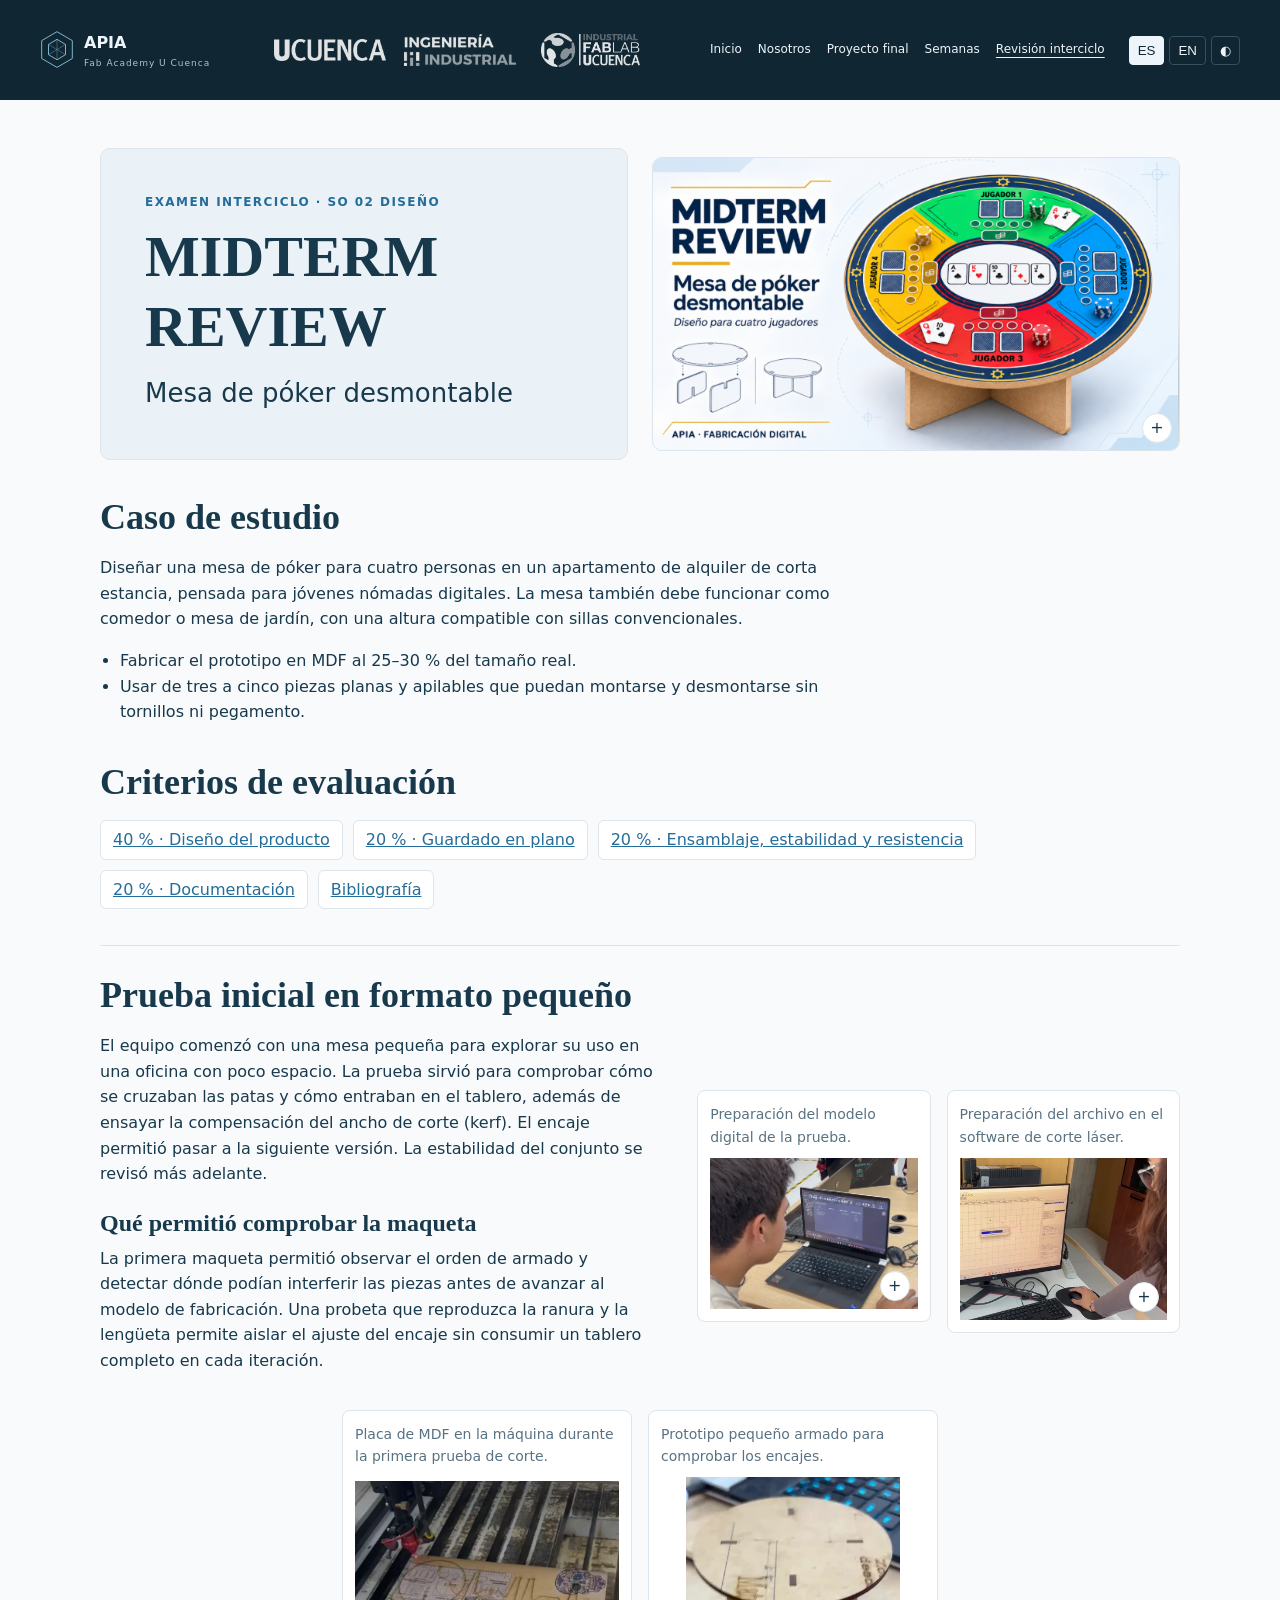
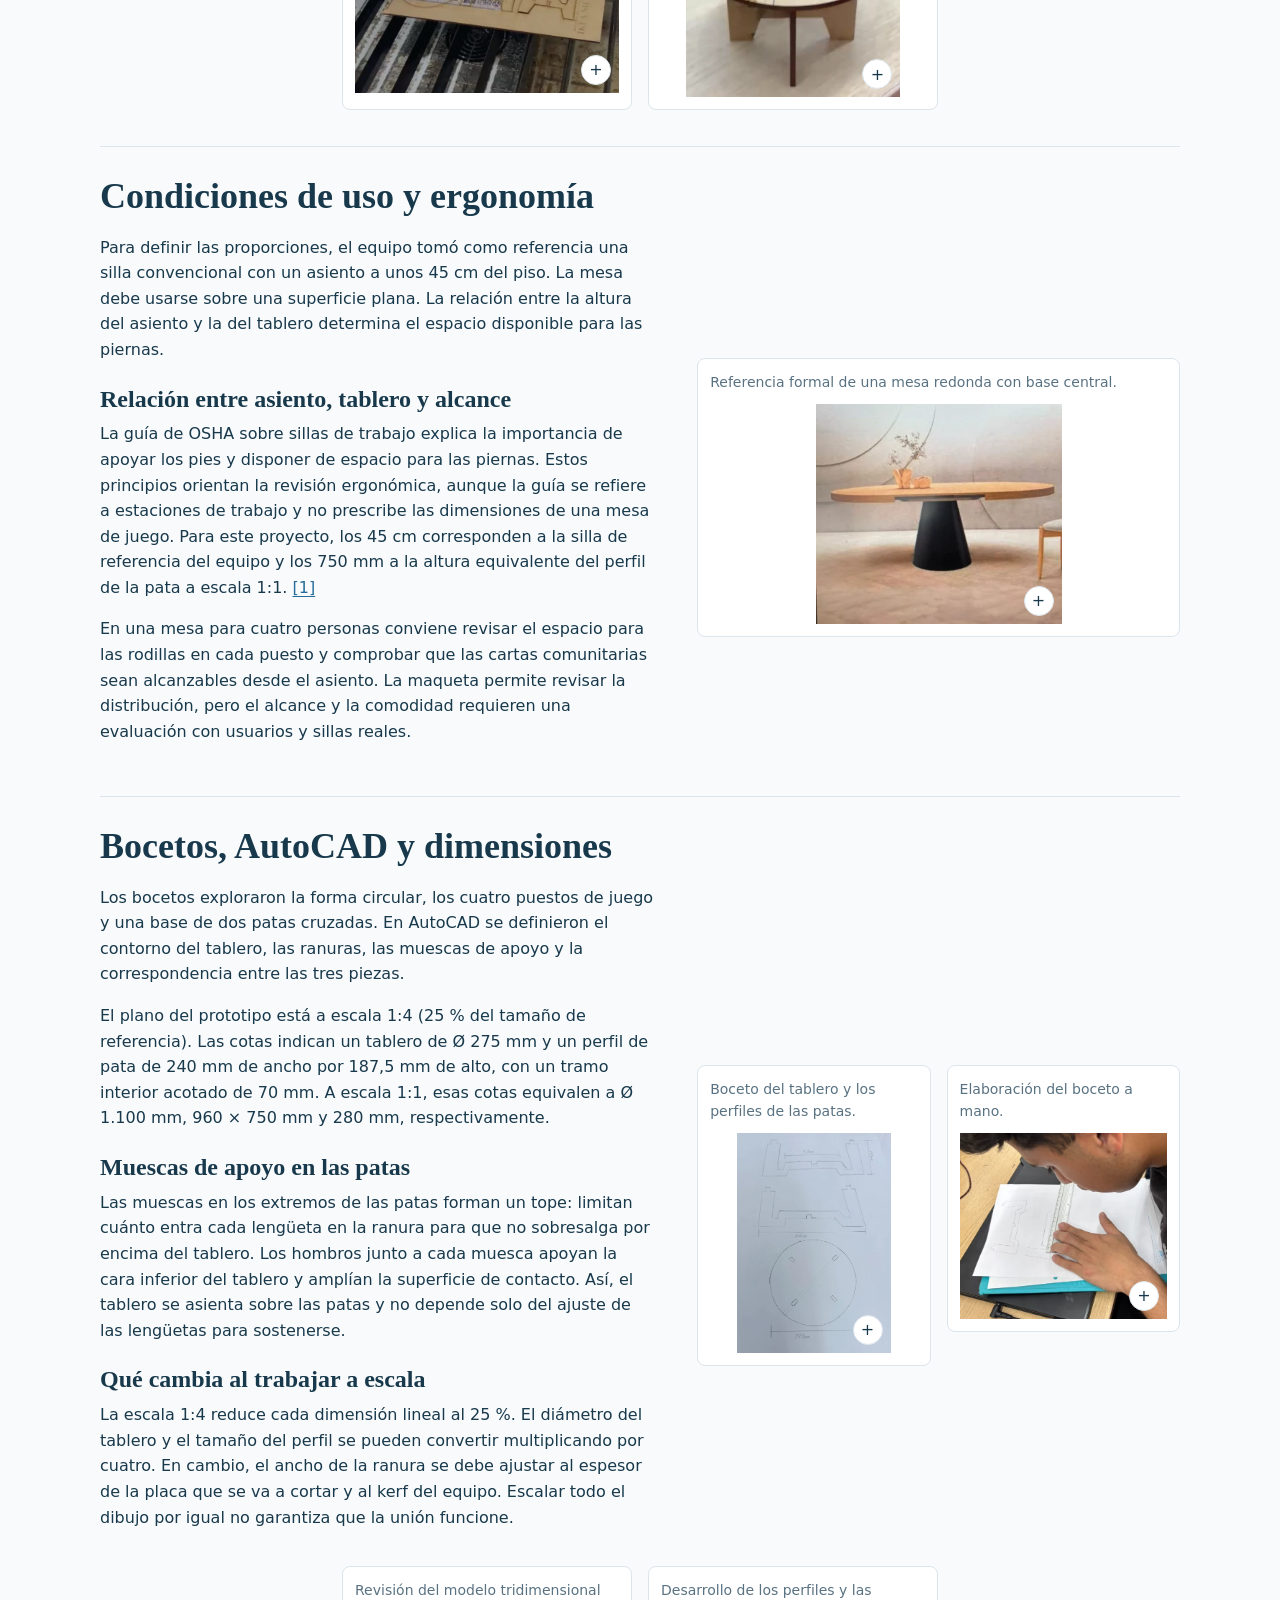
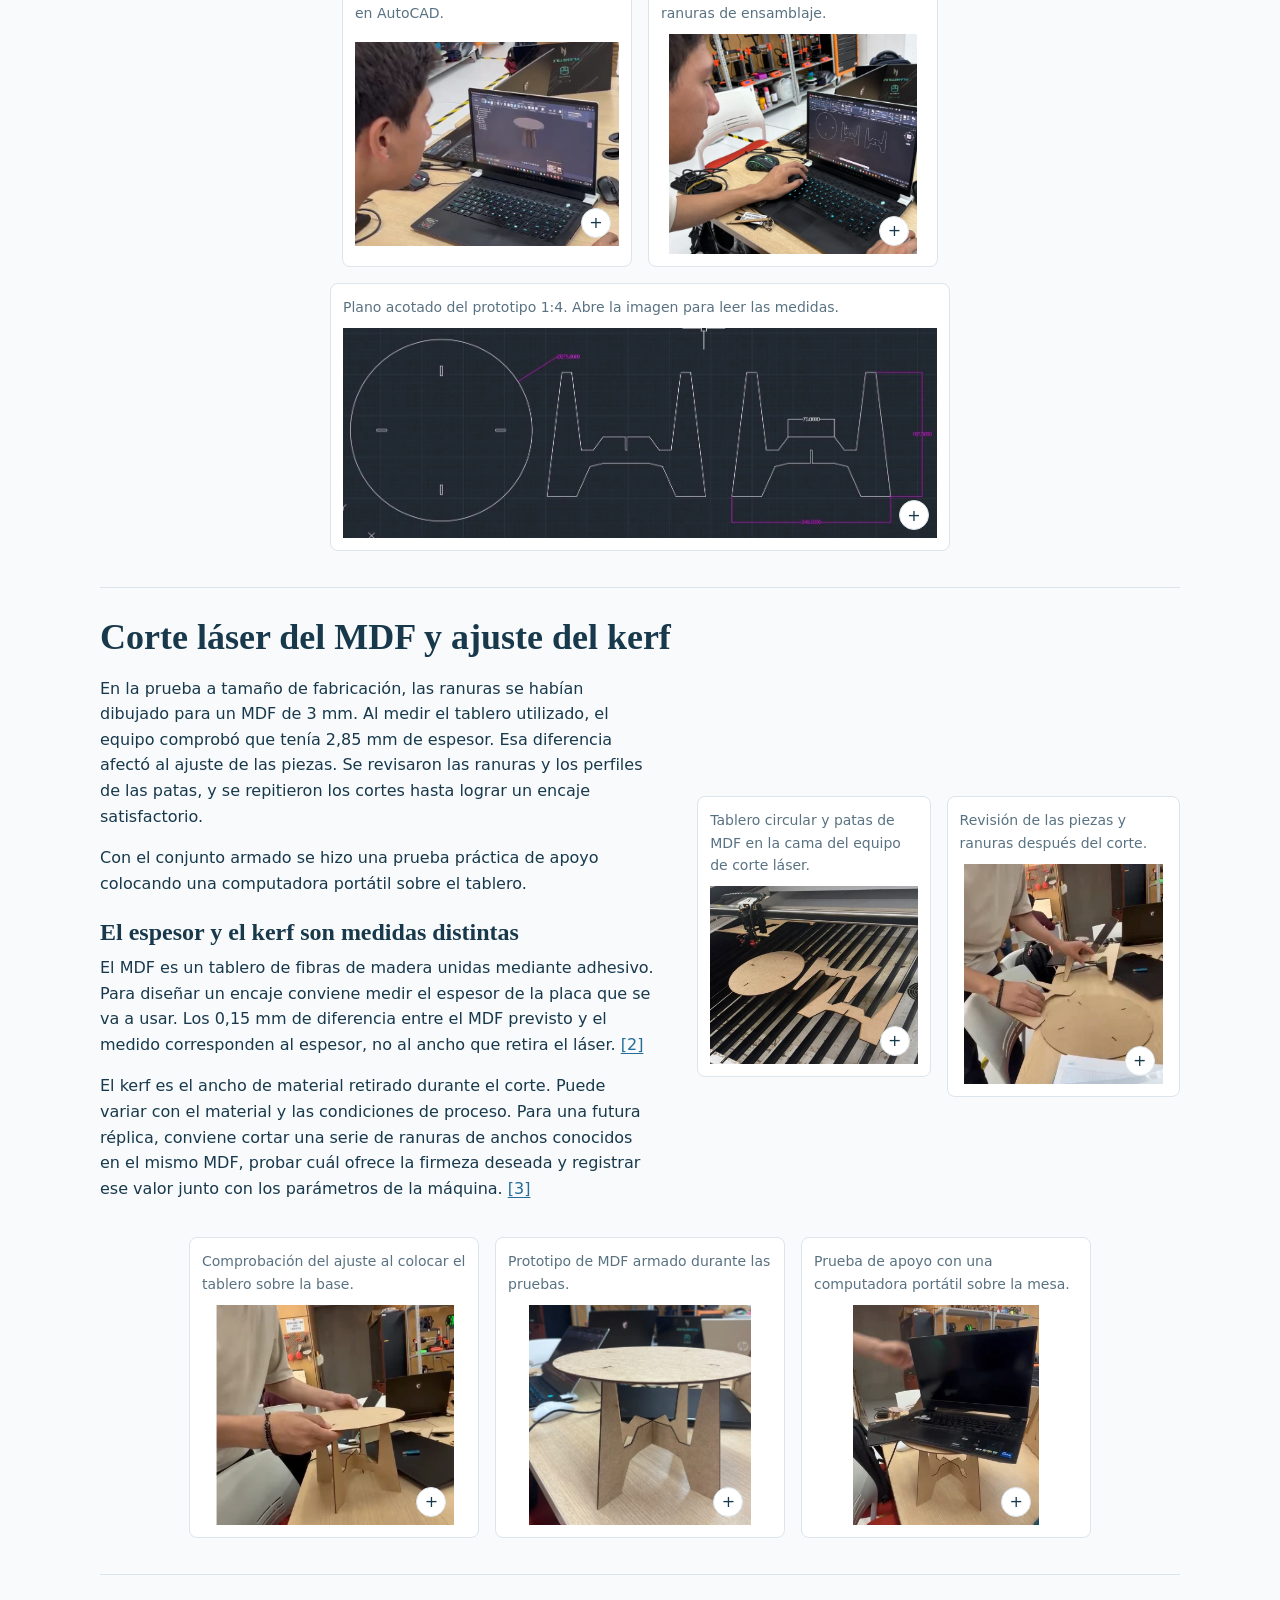
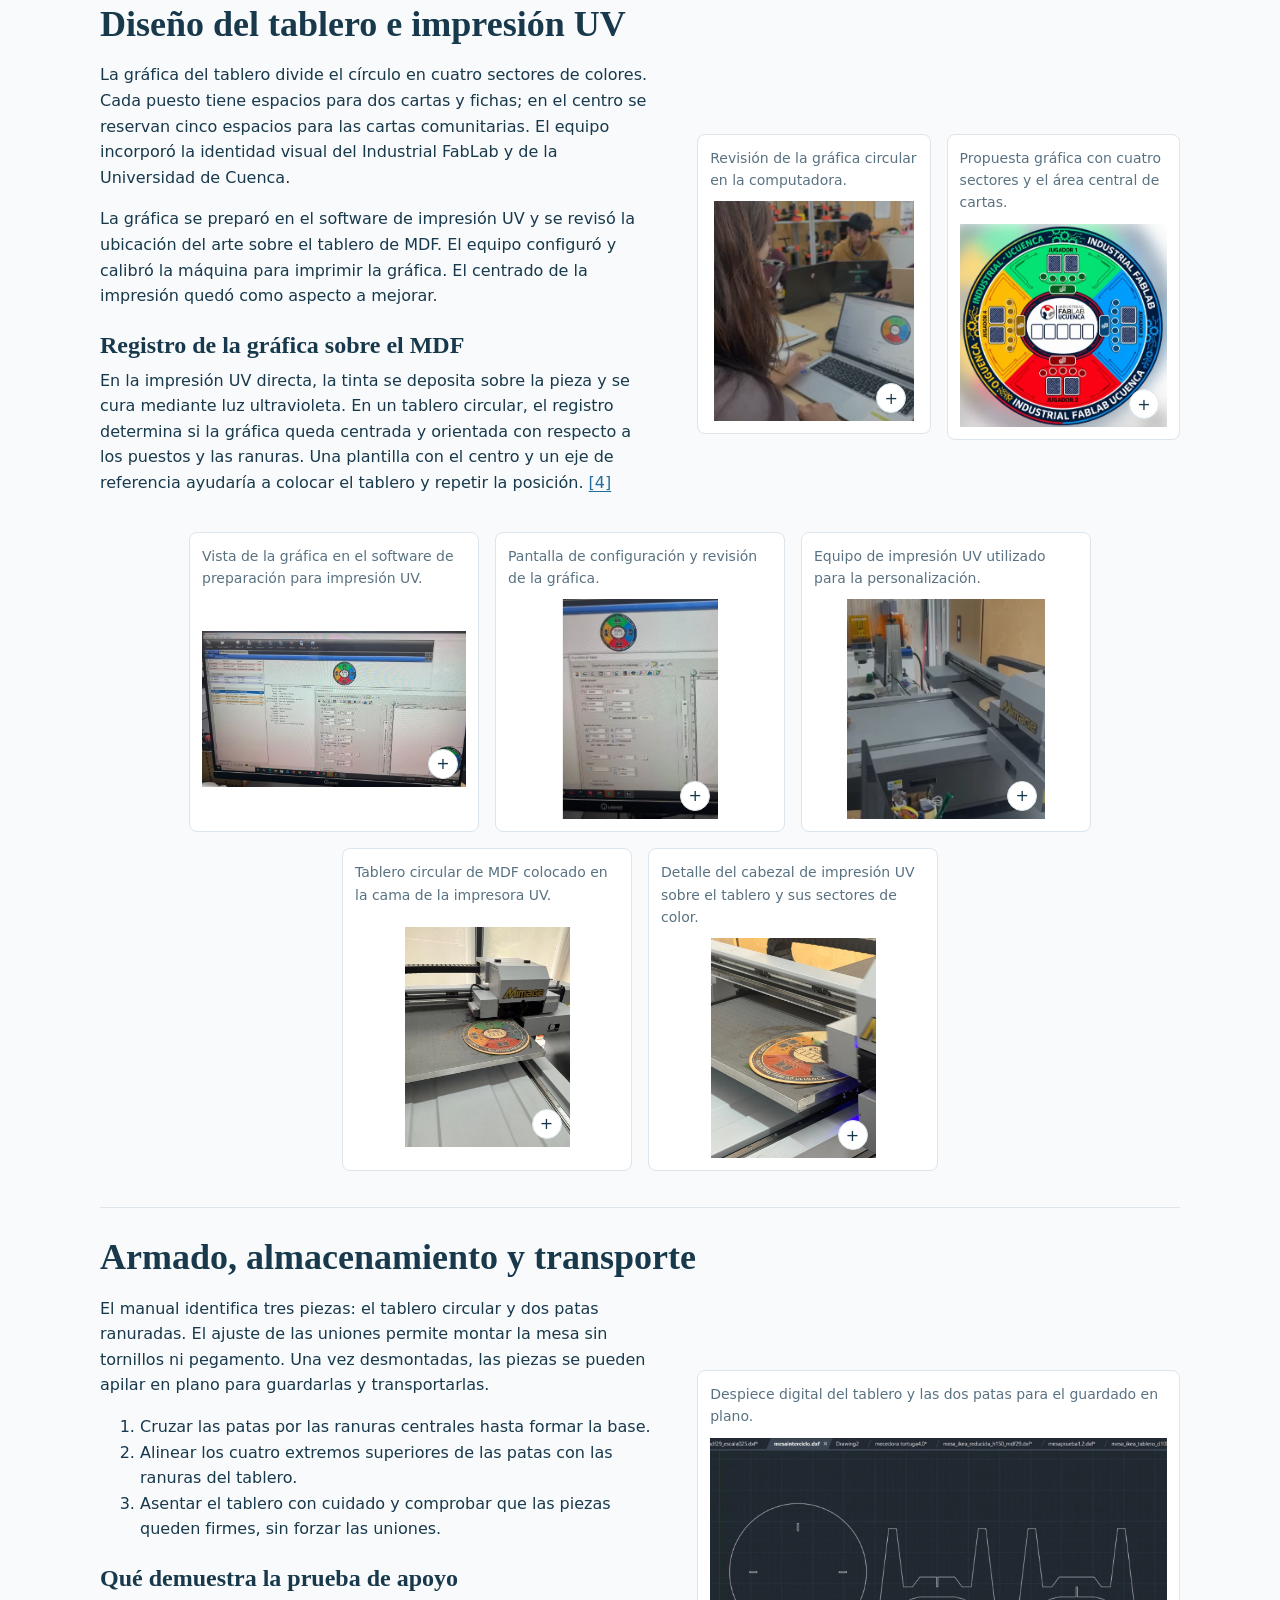
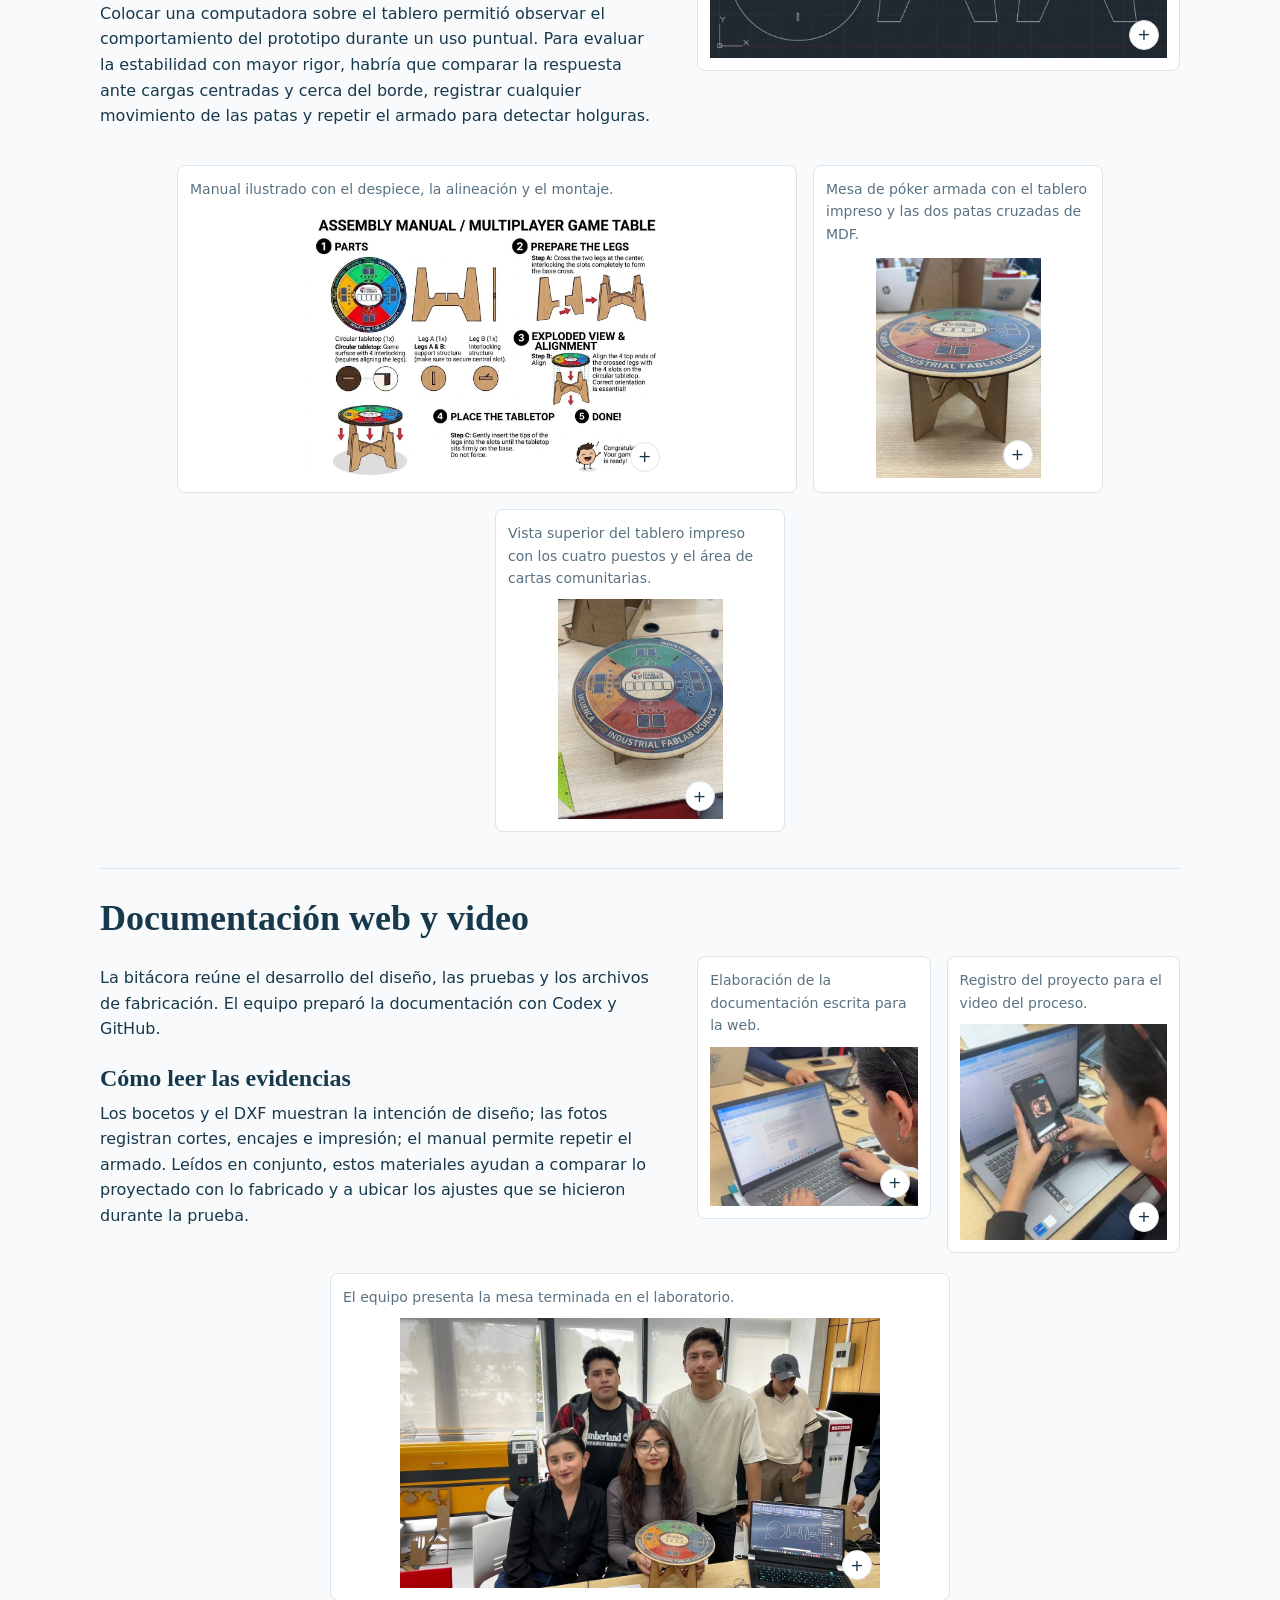
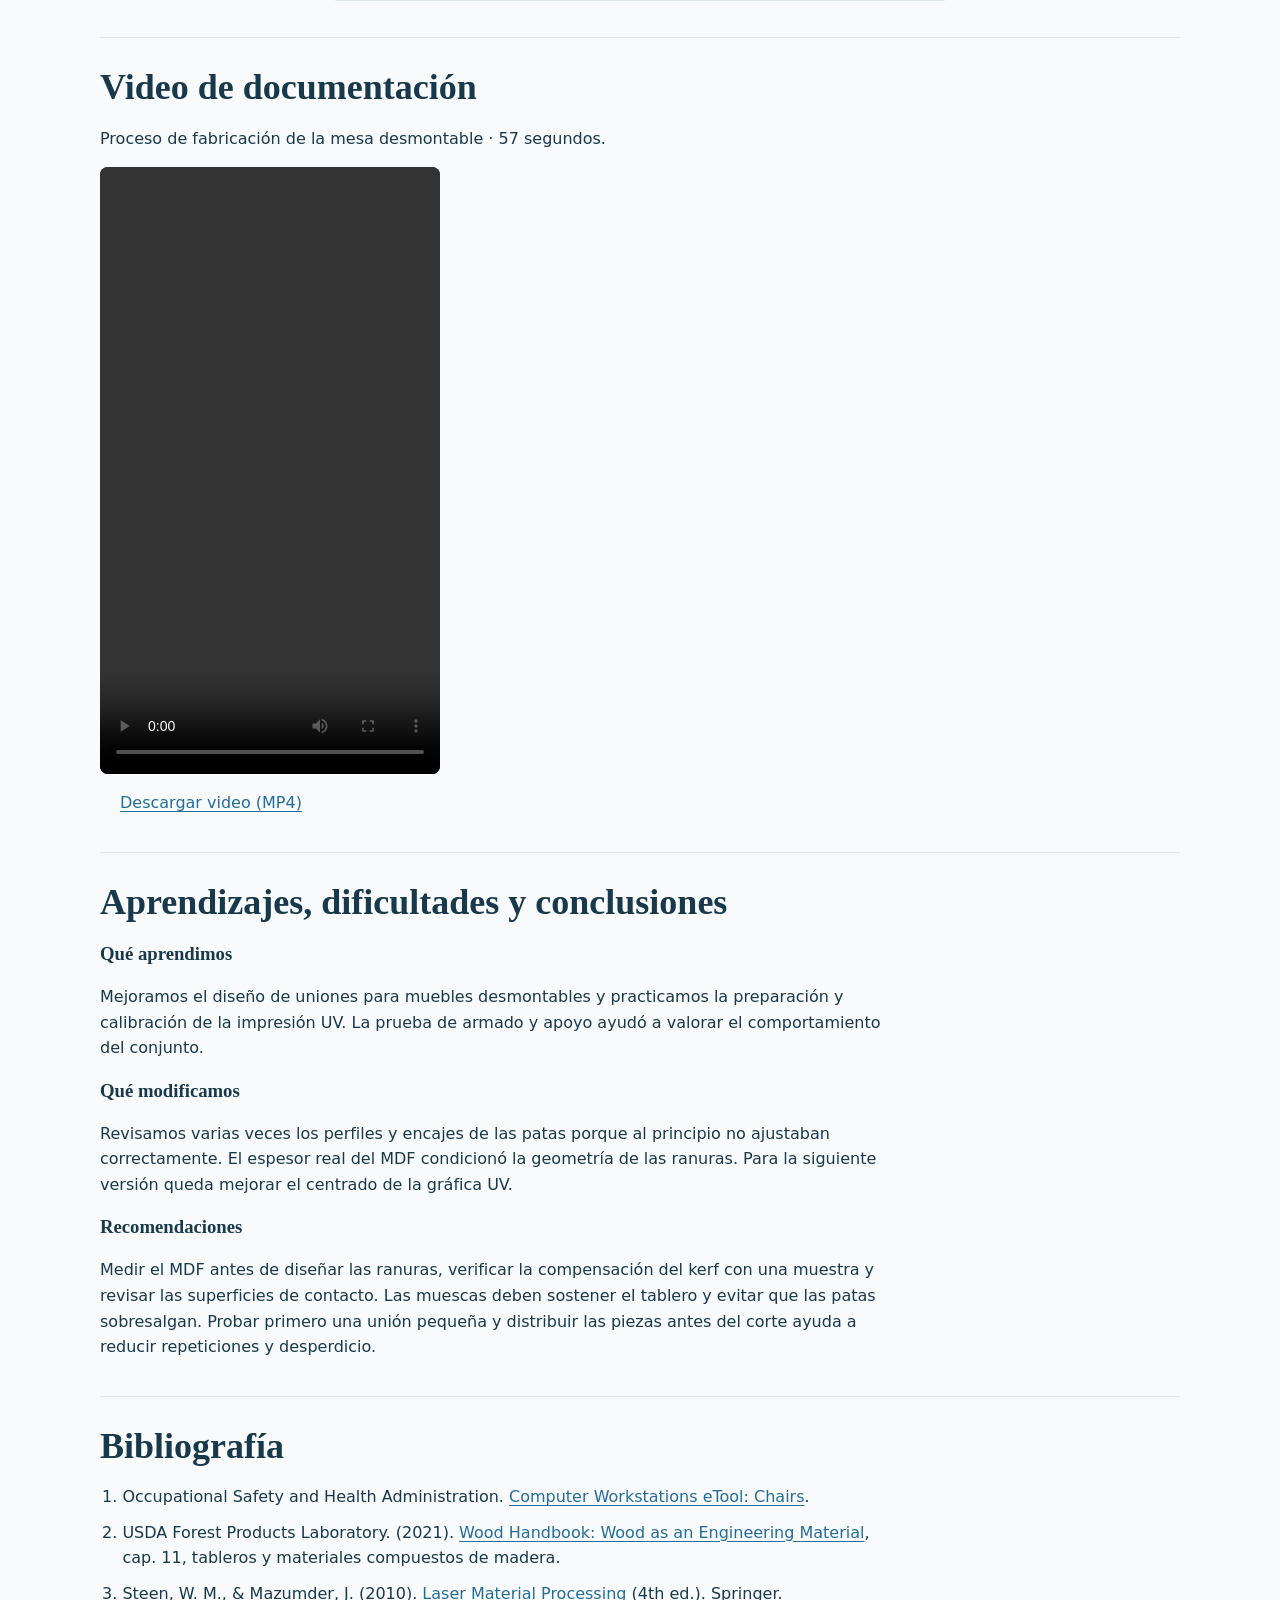
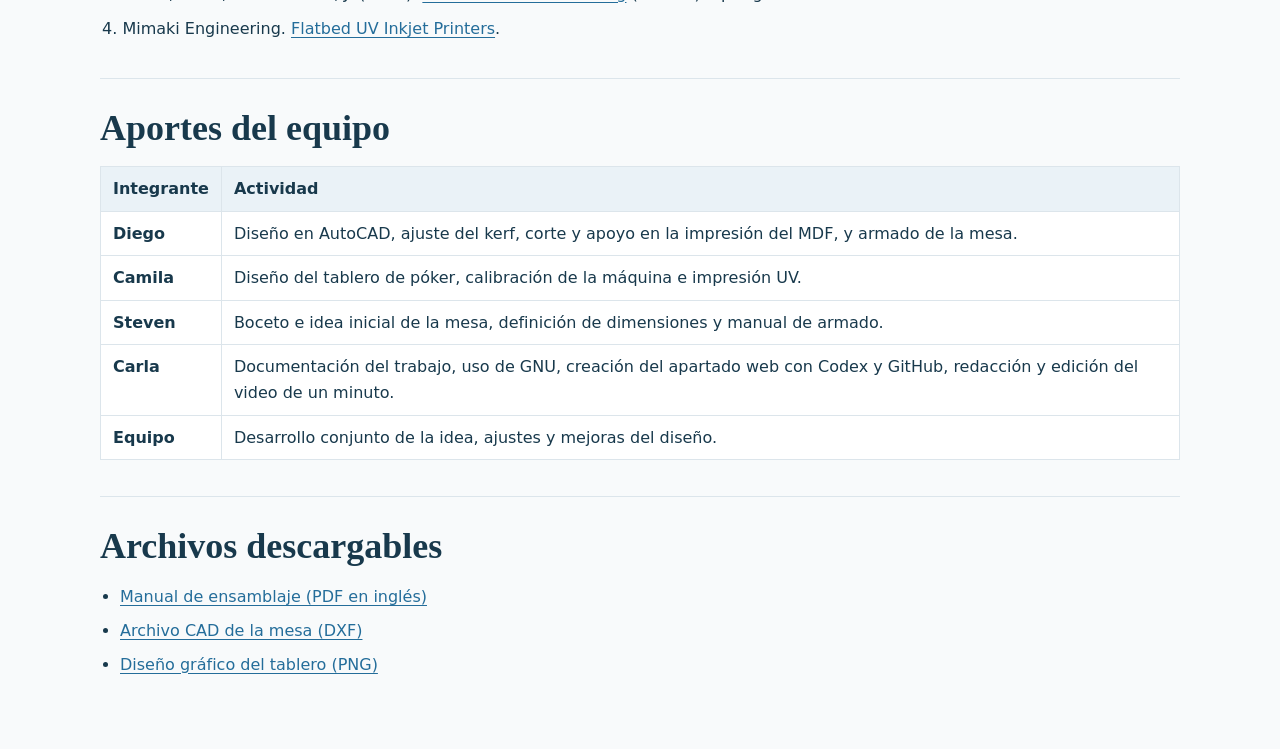
<file: midterm-review.html>
<!doctype html>
<html lang="es" data-theme="light">
<head>
  <meta charset="utf-8">
  <meta name="viewport" content="width=device-width, initial-scale=1">
  <title>MIDTERM REVIEW · APIA</title>
  <link rel="stylesheet" href="midterm-review.css?v=6">
  <link rel="stylesheet" href="site-navigation.css?v=4">
  <script src="midterm-review.js?v=2" defer></script>
  <script src="site-navigation.js?v=6" defer></script>
</head>
<body>
  <a class="skip" href="#main"><span data-language="es">Saltar al contenido</span><span data-language="en" hidden>Skip to content</span></a>
  <header><div class="wrap nav"><a class="brand" href="index.html#home" aria-label="APIA"><svg viewBox="0 0 40 46" fill="none" aria-hidden="true"><path d="M20 2 38 12.5v21L20 44 2 33.5v-21Z" stroke="currentColor"/><path d="M20 11 30 17v12L20 35 10 29V17Z" stroke="currentColor"/><path d="M20 11v24M10 17l20 12M30 17 10 29" stroke="currentColor" opacity=".4"/></svg><span><strong>APIA</strong><small data-t="brand">Fab Academy U Cuenca</small></span></a><div class="institutions" aria-label="Instituciones"><div class="institution"><img src="images/header/ucuenca.webp" alt="Universidad de Cuenca" width="360" height="69" decoding="async"></div><div class="institution"><img src="images/header/ingenieria-industrial.webp" alt="Ingeniería Industrial" width="193" height="56" decoding="async"></div><div class="institution"><img src="images/header/fablab-ucuenca.webp" alt="Industrial FabLab UCuenca" width="349" height="120" decoding="async"></div></div><nav class="navlinks" aria-label="Principal"><a href="index.html#home" data-nav-label="home">Inicio</a><a href="index.html#about" data-nav-label="about">Nosotros</a><a href="index.html#project" data-nav-label="project">Proyecto final</a><a href="index.html#assignments" data-nav-label="weeks">Semanas</a><a href="midterm-review.html" aria-current="page" data-nav-label="midterm">Revisión interciclo</a></nav><div class="tools"><div class="langs"><button class="tool active" id="es" lang="es" aria-label="Español" aria-pressed="true">ES</button><button class="tool" id="en" lang="en" aria-label="English" aria-pressed="false">EN</button></div><button class="tool" id="theme" aria-label="Activar tema oscuro" aria-pressed="false">◐</button></div></div></header>
  <main id="main" class="wrap midterm">
    <div class="midterm-hero">
    <div class="midterm-intro">
      <p class="eyebrow"><span data-language="es">Examen interciclo · SO 02 Diseño</span><span data-language="en" hidden>Midterm assessment · SO 02 Design</span></p>
      <h1 lang="en">MIDTERM REVIEW</h1>
      <p class="midterm-subtitle"><span data-language="es">Mesa de póker desmontable</span><span data-language="en" hidden>Knock-down poker table</span></p>
    </div>

    <a class="midterm-cover-link" href="images/midterm-review/portada.png">
      <img class="midterm-cover" src="images/midterm-review/portada.png" width="679" height="376"
         alt="Ilustración de la mesa de póker desmontable, con cuatro zonas de juego y un esquema de las piezas separadas."
         data-alt-en="Illustration of the knock-down poker table with four player areas and a diagram of its separate parts.">
    </a>
    </div>

    <section class="midterm-brief" aria-labelledby="brief-heading">
      <h2 id="brief-heading"><span data-language="es">Caso de estudio</span><span data-language="en" hidden>Design brief</span></h2>
      <p data-language="es">Diseñar una mesa de póker para cuatro personas en un apartamento de alquiler de corta estancia, pensada para jóvenes nómadas digitales. La mesa también debe funcionar como comedor o mesa de jardín, con una altura compatible con sillas convencionales.</p>
      <p data-language="en" hidden>Design a four-player poker table for a short-term rental apartment, with young digital nomads in mind. The table should also work for dining or outdoor use, at a height suitable for standard chairs.</p>
      <ul data-language="es">
        <li>Fabricar el prototipo en MDF al 25–30 % del tamaño real.</li>
        <li>Usar de tres a cinco piezas planas y apilables que puedan montarse y desmontarse sin tornillos ni pegamento.</li>
      </ul>
      <ul data-language="en" hidden>
        <li>Make the MDF prototype at 25–30% of full size.</li>
        <li>Use three to five flat, stackable parts that can be assembled and taken apart without screws or glue.</li>
      </ul>
    </section>


<nav class="midterm-rubric" aria-labelledby="criteria-heading">
<h2 id="criteria-heading"><span data-language="es">Criterios de evaluación</span><span data-language="en" hidden>Assessment criteria</span></h2>
<ul>
<li><a href="#bocetos"><span data-language="es">40 % · Diseño del producto</span><span data-language="en" hidden>40% · Product design</span></a></li>
<li><a href="#armado"><span data-language="es">20 % · Guardado en plano</span><span data-language="en" hidden>20% · Flat-pack storage</span></a></li>
<li><a href="#corte"><span data-language="es">20 % · Ensamblaje, estabilidad y resistencia</span><span data-language="en" hidden>20% · Assembly, stability and strength</span></a></li>
<li><a href="#documentacion"><span data-language="es">20 % · Documentación</span><span data-language="en" hidden>20% · Documentation</span></a></li>
<li><a href="#bibliografia"><span data-language="es">Bibliografía</span><span data-language="en" hidden>References</span></a></li>
</ul>
</nav>

<section class="midterm-stage" id="prueba-inicial">
<h2><span data-language="es">Prueba inicial en formato pequeño</span><span data-language="en" hidden>Small-scale trial</span></h2>
<div class="midterm-stage-layout">
<div class="midterm-stage-copy">
<p data-language="es">El equipo comenzó con una mesa pequeña para explorar su uso en una oficina con poco espacio. La prueba sirvió para comprobar cómo se cruzaban las patas y cómo entraban en el tablero, además de ensayar la compensación del ancho de corte (kerf). El encaje permitió pasar a la siguiente versión. La estabilidad del conjunto se revisó más adelante.</p><p data-language="en" hidden>The team started with a small table to explore use in a compact office. The trial checked how the legs interlocked and fitted into the tabletop, and tested compensation for the width of the laser cut (kerf). The fit allowed the team to move on to the next version. Assembly stability was checked later.</p>
<h3><span data-language="es">Qué permitió comprobar la maqueta</span><span data-language="en" hidden>What the model helped us check</span></h3>
<p data-language="es">La primera maqueta permitió observar el orden de armado y detectar dónde podían interferir las piezas antes de avanzar al modelo de fabricación. Una probeta que reproduzca la ranura y la lengüeta permite aislar el ajuste del encaje sin consumir un tablero completo en cada iteración.</p>
<p data-language="en" hidden>The first model helped the team observe the assembly sequence and spot where parts could interfere before moving to the fabrication model. A coupon that reproduces the slot and tab can isolate joint fit without consuming an entire sheet at each iteration.</p>
</div>
<div class="midterm-gallery">
<figure>
  <figcaption><span data-language="es">Preparación del modelo digital de la prueba.</span><span data-language="en" hidden>Preparing the digital model for the trial.</span></figcaption>
  <a href="images/midterm-review/proceso/modelo-prueba.webp"><img src="images/midterm-review/proceso/modelo-prueba.webp" width="894" height="649" loading="lazy" decoding="async" alt="Preparación del modelo digital de la prueba." data-alt-en="Preparing the digital model for the trial."></a>
</figure>
<figure>
  <figcaption><span data-language="es">Preparación del archivo en el software de corte láser.</span><span data-language="en" hidden>Preparing the file in the laser-cutting software.</span></figcaption>
  <a href="images/midterm-review/proceso/preparacion-corte.webp"><img src="images/midterm-review/proceso/preparacion-corte.webp" width="751" height="585" loading="lazy" decoding="async" alt="Preparación del archivo en el software de corte láser." data-alt-en="Preparing the file in the laser-cutting software."></a>
</figure>
</div>
</div>
<div class="midterm-gallery midterm-gallery-continuation">
<figure>
  <figcaption><span data-language="es">Placa de MDF en la máquina durante la primera prueba de corte.</span><span data-language="en" hidden>MDF sheet in the machine during the first cutting trial.</span></figcaption>
  <a href="images/midterm-review/proceso/corte-prueba.webp"><img src="images/midterm-review/proceso/corte-prueba.webp" width="693" height="556" loading="lazy" decoding="async" alt="Placa de MDF en la máquina durante la primera prueba de corte." data-alt-en="MDF sheet in the machine during the first cutting trial."></a>
</figure>
<figure>
  <figcaption><span data-language="es">Prototipo pequeño armado para comprobar los encajes.</span><span data-language="en" hidden>Small assembled prototype used to check the joints.</span></figcaption>
  <a href="images/midterm-review/proceso/mesa-pequena.webp"><img src="images/midterm-review/proceso/mesa-pequena.webp" width="331" height="339" loading="lazy" decoding="async" alt="Prototipo pequeño armado para comprobar los encajes." data-alt-en="Small assembled prototype used to check the joints."></a>
</figure>
</div>
</section>

<section class="midterm-stage" id="ergonomia">
<h2><span data-language="es">Condiciones de uso y ergonomía</span><span data-language="en" hidden>Use conditions and ergonomics</span></h2>
<div class="midterm-stage-layout">
<div class="midterm-stage-copy">
<p data-language="es">Para definir las proporciones, el equipo tomó como referencia una silla convencional con un asiento a unos 45 cm del piso. La mesa debe usarse sobre una superficie plana. La relación entre la altura del asiento y la del tablero determina el espacio disponible para las piernas.</p><p data-language="en" hidden>To define the proportions, the team used a conventional chair with a seat height of about 45 cm as a reference. The table is intended for use on a level surface. The relationship between seat and tabletop height determines the available legroom.</p>
<h3><span data-language="es">Relación entre asiento, tablero y alcance</span><span data-language="en" hidden>Seat height, tabletop height and reach</span></h3>
<p data-language="es">La guía de OSHA sobre sillas de trabajo explica la importancia de apoyar los pies y disponer de espacio para las piernas. Estos principios orientan la revisión ergonómica, aunque la guía se refiere a estaciones de trabajo y no prescribe las dimensiones de una mesa de juego. Para este proyecto, los 45 cm corresponden a la silla de referencia del equipo y los 750 mm a la altura equivalente del perfil de la pata a escala 1:1. <a class="midterm-citation" href="#referencia-1">[1]</a></p>
<p data-language="en" hidden>OSHA’s guidance on work chairs explains the importance of foot support and leg clearance. These principles inform the ergonomic review, though the guide concerns workstations and does not prescribe dimensions for a gaming table. In this project, 45 cm refers to the team’s reference chair and 750 mm to the equivalent full-scale leg profile height. <a class="midterm-citation" href="#referencia-1">[1]</a></p>
<p data-language="es">En una mesa para cuatro personas conviene revisar el espacio para las rodillas en cada puesto y comprobar que las cartas comunitarias sean alcanzables desde el asiento. La maqueta permite revisar la distribución, pero el alcance y la comodidad requieren una evaluación con usuarios y sillas reales.</p>
<p data-language="en" hidden>For a four-player table, knee clearance should be checked at each seat, along with whether the communal cards can be reached while seated. The model helps check the layout, but reach and comfort should be assessed with users and full-sized chairs.</p>
</div>
<div class="midterm-gallery">
<figure>
  <figcaption><span data-language="es">Referencia formal de una mesa redonda con base central.</span><span data-language="en" hidden>Design reference showing a round table with a central base.</span></figcaption>
  <a href="images/midterm-review/proceso/referencia-mesa.webp"><img src="images/midterm-review/proceso/referencia-mesa.webp" width="360" height="322" loading="lazy" decoding="async" alt="Referencia formal de una mesa redonda con base central." data-alt-en="Design reference showing a round table with a central base."></a>
</figure>
</div>
</div>
</section>

<section class="midterm-stage" id="bocetos">
<h2><span data-language="es">Bocetos, AutoCAD y dimensiones</span><span data-language="en" hidden>Sketches, AutoCAD and dimensions</span></h2>
<div class="midterm-stage-layout">
<div class="midterm-stage-copy">
<p data-language="es">Los bocetos exploraron la forma circular, los cuatro puestos de juego y una base de dos patas cruzadas. En AutoCAD se definieron el contorno del tablero, las ranuras, las muescas de apoyo y la correspondencia entre las tres piezas.</p><p data-language="en" hidden>The sketches explored a circular shape, four player positions and a base with two interlocking legs. In AutoCAD, the team defined the tabletop profile, slots, support notches and how the three parts fit together.</p><p data-language="es">El plano del prototipo está a escala 1:4 (25 % del tamaño de referencia). Las cotas indican un tablero de Ø 275 mm y un perfil de pata de 240 mm de ancho por 187,5 mm de alto, con un tramo interior acotado de 70 mm. A escala 1:1, esas cotas equivalen a Ø 1.100 mm, 960 × 750 mm y 280 mm, respectivamente.</p><p data-language="en" hidden>The prototype drawing is at 1:4 scale (25% of the reference size). It shows a Ø 275 mm tabletop and a leg profile 240 mm wide by 187.5 mm high, with a 70 mm dimension on the inner section. At 1:1 scale, those dimensions correspond to Ø 1,100 mm, 960 × 750 mm and 280 mm, respectively.</p>
<h3><span data-language="es">Muescas de apoyo en las patas</span><span data-language="en" hidden>Support notches in the legs</span></h3>
<p data-language="es">Las muescas en los extremos de las patas forman un tope: limitan cuánto entra cada lengüeta en la ranura para que no sobresalga por encima del tablero. Los hombros junto a cada muesca apoyan la cara inferior del tablero y amplían la superficie de contacto. Así, el tablero se asienta sobre las patas y no depende solo del ajuste de las lengüetas para sostenerse.</p>
<p data-language="en" hidden>The notches at the ends of the legs act as stops: they limit how far each tab enters its slot so it does not protrude above the tabletop. The shoulders next to each notch support the underside of the tabletop and increase the contact area. This lets the tabletop rest on the legs without relying on tab fit alone for support.</p>
<h3><span data-language="es">Qué cambia al trabajar a escala</span><span data-language="en" hidden>What changes when working at scale</span></h3>
<p data-language="es">La escala 1:4 reduce cada dimensión lineal al 25 %. El diámetro del tablero y el tamaño del perfil se pueden convertir multiplicando por cuatro. En cambio, el ancho de la ranura se debe ajustar al espesor de la placa que se va a cortar y al kerf del equipo. Escalar todo el dibujo por igual no garantiza que la unión funcione.</p>
<p data-language="en" hidden>At 1:4 scale, each linear dimension is reduced to 25%. The tabletop diameter and profile dimensions can be converted by multiplying by four. Slot width, however, must match the actual sheet thickness and account for the machine’s kerf. Scaling the entire drawing uniformly does not guarantee a working joint.</p>
</div>
<div class="midterm-gallery">
<figure>
  <figcaption><span data-language="es">Boceto del tablero y los perfiles de las patas.</span><span data-language="en" hidden>Sketch of the tabletop and leg profiles.</span></figcaption>
  <a href="images/midterm-review/proceso/boceto.webp"><img src="images/midterm-review/proceso/boceto.webp" width="402" height="577" loading="lazy" decoding="async" alt="Boceto del tablero y los perfiles de las patas." data-alt-en="Sketch of the tabletop and leg profiles."></a>
</figure>
<figure>
  <figcaption><span data-language="es">Elaboración del boceto a mano.</span><span data-language="en" hidden>Developing the drawing by hand.</span></figcaption>
  <a href="images/midterm-review/proceso/dibujo.webp"><img src="images/midterm-review/proceso/dibujo.webp" width="576" height="517" loading="lazy" decoding="async" alt="Elaboración del boceto a mano." data-alt-en="Developing the drawing by hand."></a>
</figure>
</div>
</div>
<div class="midterm-gallery midterm-gallery-continuation">
<figure>
  <figcaption><span data-language="es">Revisión del modelo tridimensional en AutoCAD.</span><span data-language="en" hidden>Reviewing the three-dimensional model in AutoCAD.</span></figcaption>
  <a href="images/midterm-review/proceso/modelo-3d.webp"><img src="images/midterm-review/proceso/modelo-3d.webp" width="733" height="568" loading="lazy" decoding="async" alt="Revisión del modelo tridimensional en AutoCAD." data-alt-en="Reviewing the three-dimensional model in AutoCAD."></a>
</figure>
<figure>
  <figcaption><span data-language="es">Desarrollo de los perfiles y las ranuras de ensamblaje.</span><span data-language="en" hidden>Developing the profiles and assembly slots.</span></figcaption>
  <a href="images/midterm-review/proceso/modelo-piezas.webp"><img src="images/midterm-review/proceso/modelo-piezas.webp" width="700" height="619" loading="lazy" decoding="async" alt="Desarrollo de los perfiles y las ranuras de ensamblaje." data-alt-en="Developing the profiles and assembly slots."></a>
</figure>
<figure class="midterm-wide">
  <figcaption><span data-language="es">Plano acotado del prototipo 1:4. Abre la imagen para leer las medidas.</span><span data-language="en" hidden>Dimensioned 1:4 prototype drawing. Open the image to read the dimensions.</span></figcaption>
  <a href="images/midterm-review/proceso/plano-acotado.webp"><img src="images/midterm-review/proceso/plano-acotado.webp" width="1357" height="480" loading="lazy" decoding="async" alt="Plano acotado del prototipo 1:4. Abre la imagen para leer las medidas." data-alt-en="Dimensioned 1:4 prototype drawing. Open the image to read the dimensions."></a>
</figure>
</div>
</section>

<section class="midterm-stage" id="corte">
<h2><span data-language="es">Corte láser del MDF y ajuste del kerf</span><span data-language="en" hidden>MDF laser cutting and kerf adjustment</span></h2>
<div class="midterm-stage-layout">
<div class="midterm-stage-copy">
<p data-language="es">En la prueba a tamaño de fabricación, las ranuras se habían dibujado para un MDF de 3 mm. Al medir el tablero utilizado, el equipo comprobó que tenía 2,85 mm de espesor. Esa diferencia afectó al ajuste de las piezas. Se revisaron las ranuras y los perfiles de las patas, y se repitieron los cortes hasta lograr un encaje satisfactorio.</p><p data-language="en" hidden>For the fabrication-size trial, the slots had been drawn for 3 mm MDF. When the team measured the actual sheet, it was 2.85 mm thick. The difference affected how the parts fit. The team revised the leg profiles and slots and repeated the cuts until the joints fitted satisfactorily.</p><p data-language="es">Con el conjunto armado se hizo una prueba práctica de apoyo colocando una computadora portátil sobre el tablero.</p><p data-language="en" hidden>With the table assembled, the team carried out a practical support check by placing a laptop on the tabletop.</p>
<h3><span data-language="es">El espesor y el kerf son medidas distintas</span><span data-language="en" hidden>Sheet thickness and kerf are different measurements</span></h3>
<p data-language="es">El MDF es un tablero de fibras de madera unidas mediante adhesivo. Para diseñar un encaje conviene medir el espesor de la placa que se va a usar. Los 0,15 mm de diferencia entre el MDF previsto y el medido corresponden al espesor, no al ancho que retira el láser. <a class="midterm-citation" href="#referencia-2">[2]</a></p>
<p data-language="en" hidden>MDF is a panel made from wood fibers bonded with adhesive. When designing a joint, measure the sheet that will actually be used. The 0.15 mm difference between the planned and measured MDF thickness is a thickness difference, rather than the width removed by the laser. <a class="midterm-citation" href="#referencia-2">[2]</a></p>
<p data-language="es">El kerf es el ancho de material retirado durante el corte. Puede variar con el material y las condiciones de proceso. Para una futura réplica, conviene cortar una serie de ranuras de anchos conocidos en el mismo MDF, probar cuál ofrece la firmeza deseada y registrar ese valor junto con los parámetros de la máquina. <a class="midterm-citation" href="#referencia-3">[3]</a></p>
<p data-language="en" hidden>Kerf is the width of material removed during cutting. It can vary with the material and processing conditions. For a future build, cut a series of known slot widths in the same MDF, determine which gives the desired fit and record that value alongside the machine settings. <a class="midterm-citation" href="#referencia-3">[3]</a></p>
</div>
<div class="midterm-gallery">
<figure>
  <figcaption><span data-language="es">Tablero circular y patas de MDF en la cama del equipo de corte láser.</span><span data-language="en" hidden>Circular MDF tabletop and legs on the laser cutter bed.</span></figcaption>
  <a href="images/midterm-review/proceso/corte-mdf.webp"><img src="images/midterm-review/proceso/corte-mdf.webp" width="376" height="322" loading="lazy" decoding="async" alt="Tablero circular y patas de MDF en la cama del equipo de corte láser." data-alt-en="Circular MDF tabletop and legs on the laser cutter bed."></a>
</figure>
<figure>
  <figcaption><span data-language="es">Revisión de las piezas y ranuras después del corte.</span><span data-language="en" hidden>Checking the cut parts and slots.</span></figcaption>
  <a href="images/midterm-review/proceso/revision-encajes.webp"><img src="images/midterm-review/proceso/revision-encajes.webp" width="340" height="376" loading="lazy" decoding="async" alt="Revisión de las piezas y ranuras después del corte." data-alt-en="Checking the cut parts and slots."></a>
</figure>
</div>
</div>
<div class="midterm-gallery midterm-gallery-continuation">
<figure>
  <figcaption><span data-language="es">Comprobación del ajuste al colocar el tablero sobre la base.</span><span data-language="en" hidden>Checking fit as the tabletop is placed on the base.</span></figcaption>
  <a href="images/midterm-review/proceso/prueba-armado.webp"><img src="images/midterm-review/proceso/prueba-armado.webp" width="382" height="349" loading="lazy" decoding="async" alt="Comprobación del ajuste al colocar el tablero sobre la base." data-alt-en="Checking fit as the tabletop is placed on the base."></a>
</figure>
<figure>
  <figcaption><span data-language="es">Prototipo de MDF armado durante las pruebas.</span><span data-language="en" hidden>Assembled MDF prototype during testing.</span></figcaption>
  <a href="images/midterm-review/proceso/prototipo-armado.webp"><img src="images/midterm-review/proceso/prototipo-armado.webp" width="487" height="481" loading="lazy" decoding="async" alt="Prototipo de MDF armado durante las pruebas." data-alt-en="Assembled MDF prototype during testing."></a>
</figure>
<figure>
  <figcaption><span data-language="es">Prueba de apoyo con una computadora portátil sobre la mesa.</span><span data-language="en" hidden>Support check with a laptop placed on the table.</span></figcaption>
  <a href="images/midterm-review/proceso/prueba-soporte.webp"><img src="images/midterm-review/proceso/prueba-soporte.webp" width="334" height="394" loading="lazy" decoding="async" alt="Prueba de apoyo con una computadora portátil sobre la mesa." data-alt-en="Support check with a laptop placed on the table."></a>
</figure>
</div>
</section>

<section class="midterm-stage" id="impresion-uv">
<h2><span data-language="es">Diseño del tablero e impresión UV</span><span data-language="en" hidden>Tabletop artwork and UV printing</span></h2>
<div class="midterm-stage-layout">
<div class="midterm-stage-copy">
<p data-language="es">La gráfica del tablero divide el círculo en cuatro sectores de colores. Cada puesto tiene espacios para dos cartas y fichas; en el centro se reservan cinco espacios para las cartas comunitarias. El equipo incorporó la identidad visual del Industrial FabLab y de la Universidad de Cuenca.</p><p data-language="en" hidden>The circular artwork is divided into four colored player areas. Each seat has space for two cards and chips, and five spaces in the center are reserved for shared cards. The design incorporates the visual identities of the Industrial FabLab and the University of Cuenca.</p><p data-language="es">La gráfica se preparó en el software de impresión UV y se revisó la ubicación del arte sobre el tablero de MDF. El equipo configuró y calibró la máquina para imprimir la gráfica. El centrado de la impresión quedó como aspecto a mejorar.</p><p data-language="en" hidden>The artwork was prepared in the UV printing software and its placement on the MDF tabletop was checked. The team set up and calibrated the printer for the artwork. Centering the print was identified as an area for improvement.</p>
<h3><span data-language="es">Registro de la gráfica sobre el MDF</span><span data-language="en" hidden>Artwork registration on MDF</span></h3>
<p data-language="es">En la impresión UV directa, la tinta se deposita sobre la pieza y se cura mediante luz ultravioleta. En un tablero circular, el registro determina si la gráfica queda centrada y orientada con respecto a los puestos y las ranuras. Una plantilla con el centro y un eje de referencia ayudaría a colocar el tablero y repetir la posición. <a class="midterm-citation" href="#referencia-4">[4]</a></p>
<p data-language="en" hidden>In direct UV printing, ink is deposited on the part and cured with ultraviolet light. On a circular tabletop, registration determines whether the artwork is centered and aligned with the seats and slots. A placement template with a center mark and a reference axis would help position the tabletop consistently. <a class="midterm-citation" href="#referencia-4">[4]</a></p>
</div>
<div class="midterm-gallery">
<figure>
  <figcaption><span data-language="es">Revisión de la gráfica circular en la computadora.</span><span data-language="en" hidden>Reviewing the circular artwork on a computer.</span></figcaption>
  <a href="images/midterm-review/proceso/desarrollo-grafica.webp"><img src="images/midterm-review/proceso/desarrollo-grafica.webp" width="484" height="531" loading="lazy" decoding="async" alt="Revisión de la gráfica circular en la computadora." data-alt-en="Reviewing the circular artwork on a computer."></a>
</figure>
<figure>
  <figcaption><span data-language="es">Propuesta gráfica con cuatro sectores y el área central de cartas.</span><span data-language="en" hidden>Artwork proposal with four player areas and the central card area.</span></figcaption>
  <a href="images/midterm-review/proceso/distribucion-tablero.webp"><img src="images/midterm-review/proceso/distribucion-tablero.webp" width="481" height="472" loading="lazy" decoding="async" alt="Propuesta gráfica con cuatro sectores y el área central de cartas." data-alt-en="Artwork proposal with four player areas and the central card area."></a>
</figure>
</div>
</div>
<div class="midterm-gallery midterm-gallery-continuation">
<figure>
  <figcaption><span data-language="es">Vista de la gráfica en el software de preparación para impresión UV.</span><span data-language="en" hidden>Artwork in the UV print preparation software.</span></figcaption>
  <a href="images/midterm-review/proceso/software-uv.webp"><img src="images/midterm-review/proceso/software-uv.webp" width="855" height="505" loading="lazy" decoding="async" alt="Vista de la gráfica en el software de preparación para impresión UV." data-alt-en="Artwork in the UV print preparation software."></a>
</figure>
<figure>
  <figcaption><span data-language="es">Pantalla de configuración y revisión de la gráfica.</span><span data-language="en" hidden>Print setup and artwork review screen.</span></figcaption>
  <a href="images/midterm-review/proceso/configuracion-uv.webp"><img src="images/midterm-review/proceso/configuracion-uv.webp" width="325" height="457" loading="lazy" decoding="async" alt="Pantalla de configuración y revisión de la gráfica." data-alt-en="Print setup and artwork review screen."></a>
</figure>
<figure>
  <figcaption><span data-language="es">Equipo de impresión UV utilizado para la personalización.</span><span data-language="en" hidden>UV printer used to customize the tabletop.</span></figcaption>
  <a href="images/midterm-review/proceso/equipo-uv.webp"><img src="images/midterm-review/proceso/equipo-uv.webp" width="439" height="487" loading="lazy" decoding="async" alt="Equipo de impresión UV utilizado para la personalización." data-alt-en="UV printer used to customize the tabletop."></a>
</figure>
<figure>
  <figcaption><span data-language="es">Tablero circular de MDF colocado en la cama de la impresora UV.</span><span data-language="en" hidden>Circular MDF tabletop positioned on the UV printer bed.</span></figcaption>
  <a href="images/midterm-review/proceso/tablero-en-impresora-uv.webp"><img src="images/midterm-review/proceso/tablero-en-impresora-uv.webp" width="1200" height="1600" loading="lazy" decoding="async" alt="Tablero circular de MDF colocado en la cama de la impresora UV." data-alt-en="Circular MDF tabletop positioned on the UV printer bed."></a>
</figure>
<figure>
  <figcaption><span data-language="es">Detalle del cabezal de impresión UV sobre el tablero y sus sectores de color.</span><span data-language="en" hidden>Close-up of the UV print head over the tabletop and its colored sections.</span></figcaption>
  <a href="images/midterm-review/proceso/detalle-impresion-uv.webp"><img src="images/midterm-review/proceso/detalle-impresion-uv.webp" width="1200" height="1600" loading="lazy" decoding="async" alt="Detalle del cabezal de impresión UV sobre el tablero y sus sectores de color." data-alt-en="Close-up of the UV print head over the tabletop and its colored sections."></a>
</figure>
</div>
</section>

<section class="midterm-stage" id="armado">
<h2><span data-language="es">Armado, almacenamiento y transporte</span><span data-language="en" hidden>Assembly, storage and transport</span></h2>
<div class="midterm-stage-layout">
<div class="midterm-stage-copy">
<p data-language="es">El manual identifica tres piezas: el tablero circular y dos patas ranuradas. El ajuste de las uniones permite montar la mesa sin tornillos ni pegamento. Una vez desmontadas, las piezas se pueden apilar en plano para guardarlas y transportarlas.</p><p data-language="en" hidden>The manual identifies three parts: the circular tabletop and two slotted legs. The joints allow the table to be assembled without screws or glue. Once disassembled, the three parts can be stacked flat for storage and transport.</p><ol data-language="es"><li>Cruzar las patas por las ranuras centrales hasta formar la base.</li><li>Alinear los cuatro extremos superiores de las patas con las ranuras del tablero.</li><li>Asentar el tablero con cuidado y comprobar que las piezas queden firmes, sin forzar las uniones.</li></ol><ol data-language="en" hidden><li>Interlock the legs at their center slots to form the base.</li><li>Align the four upper ends of the legs with the slots in the tabletop.</li><li>Seat the tabletop gently and check that the pieces fit securely, without forcing the joints.</li></ol>
<h3><span data-language="es">Qué demuestra la prueba de apoyo</span><span data-language="en" hidden>What the support check demonstrates</span></h3>
<p data-language="es">Colocar una computadora sobre el tablero permitió observar el comportamiento del prototipo durante un uso puntual. Para evaluar la estabilidad con mayor rigor, habría que comparar la respuesta ante cargas centradas y cerca del borde, registrar cualquier movimiento de las patas y repetir el armado para detectar holguras.</p>
<p data-language="en" hidden>Placing a laptop on the tabletop allowed the team to observe the prototype during one instance of use. A more rigorous stability assessment would compare the response to centered and near-edge loads, record any leg movement and repeat assembly to check for looseness.</p>
</div>
<div class="midterm-gallery">
<figure class="midterm-wide">
  <figcaption><span data-language="es">Despiece digital del tablero y las dos patas para el guardado en plano.</span><span data-language="en" hidden>Digital layout of the tabletop and two legs for flat-pack storage.</span></figcaption>
  <a href="images/midterm-review/proceso/piezas-planas.webp"><img src="images/midterm-review/proceso/piezas-planas.webp" width="1342" height="646" loading="lazy" decoding="async" alt="Despiece digital del tablero y las dos patas para el guardado en plano." data-alt-en="Digital layout of the tabletop and two legs for flat-pack storage."></a>
</figure>
</div>
</div>
<div class="midterm-gallery midterm-gallery-continuation">
<figure class="midterm-wide">
  <figcaption><span data-language="es">Manual ilustrado con el despiece, la alineación y el montaje.</span><span data-language="en" hidden>Illustrated manual showing the parts, alignment and assembly.</span></figcaption>
  <a href="images/midterm-review/proceso/manual-armado.webp"><img src="images/midterm-review/proceso/manual-armado.webp" width="1200" height="896" loading="lazy" decoding="async" alt="Manual ilustrado con el despiece, la alineación y el montaje." data-alt-en="Illustrated manual showing the parts, alignment and assembly."></a>
</figure>
<figure>
  <figcaption><span data-language="es">Mesa de póker armada con el tablero impreso y las dos patas cruzadas de MDF.</span><span data-language="en" hidden>Assembled poker table with the printed tabletop and two interlocking MDF legs.</span></figcaption>
  <a href="images/midterm-review/proceso/mesa-final-armada.webp"><img src="images/midterm-review/proceso/mesa-final-armada.webp" width="1200" height="1600" loading="lazy" decoding="async" alt="Mesa de póker armada con el tablero impreso y las dos patas cruzadas de MDF." data-alt-en="Assembled poker table with the printed tabletop and two interlocking MDF legs."></a>
</figure>
<figure>
  <figcaption><span data-language="es">Vista superior del tablero impreso con los cuatro puestos y el área de cartas comunitarias.</span><span data-language="en" hidden>Top view of the printed tabletop showing the four player areas and the shared card area.</span></figcaption>
  <a href="images/midterm-review/proceso/tablero-final-vista-superior.webp"><img src="images/midterm-review/proceso/tablero-final-vista-superior.webp" width="1200" height="1600" loading="lazy" decoding="async" alt="Vista superior del tablero impreso con los cuatro puestos y el área de cartas comunitarias." data-alt-en="Top view of the printed tabletop showing the four player areas and the shared card area."></a>
</figure>
</div>
</section>

<section class="midterm-stage" id="documentacion">
<h2><span data-language="es">Documentación web y video</span><span data-language="en" hidden>Website documentation and video</span></h2>
<div class="midterm-stage-layout">
<div class="midterm-stage-copy">
<p data-language="es">La bitácora reúne el desarrollo del diseño, las pruebas y los archivos de fabricación. El equipo preparó la documentación con Codex y GitHub.</p>
<p data-language="en" hidden>The journal brings together the design work, tests and fabrication files. The team prepared the documentation with Codex and GitHub.</p>
<h3><span data-language="es">Cómo leer las evidencias</span><span data-language="en" hidden>How to read the evidence</span></h3>
<p data-language="es">Los bocetos y el DXF muestran la intención de diseño; las fotos registran cortes, encajes e impresión; el manual permite repetir el armado. Leídos en conjunto, estos materiales ayudan a comparar lo proyectado con lo fabricado y a ubicar los ajustes que se hicieron durante la prueba.</p>
<p data-language="en" hidden>The sketches and DXF show the design intent; the photos record cutting, joint fitting and printing; the manual lets others repeat the assembly. Together these materials help readers compare the design with the finished prototype and identify adjustments made during testing.</p>
</div>
<div class="midterm-gallery">
<figure>
  <figcaption><span data-language="es">Elaboración de la documentación escrita para la web.</span><span data-language="en" hidden>Preparing the written documentation for the website.</span></figcaption>
  <a href="images/midterm-review/proceso/documentacion-web.webp"><img src="images/midterm-review/proceso/documentacion-web.webp" width="801" height="616" loading="lazy" decoding="async" alt="Elaboración de la documentación escrita para la web." data-alt-en="Preparing the written documentation for the website."></a>
</figure>
<figure>
  <figcaption><span data-language="es">Registro del proyecto para el video del proceso.</span><span data-language="en" hidden>Recording the project for the process video.</span></figcaption>
  <a href="images/midterm-review/proceso/documentacion-video.webp"><img src="images/midterm-review/proceso/documentacion-video.webp" width="493" height="513" loading="lazy" decoding="async" alt="Registro del proyecto para el video del proceso." data-alt-en="Recording the project for the process video."></a>
</figure>
</div>
</div>
<div class="midterm-gallery midterm-gallery-continuation">
<figure class="midterm-wide">
  <figcaption><span data-language="es">El equipo presenta la mesa terminada en el laboratorio.</span><span data-language="en" hidden>The team presents the finished table in the lab.</span></figcaption>
  <a href="images/midterm-review/proceso/equipo-con-mesa-final.webp"><img src="images/midterm-review/proceso/equipo-con-mesa-final.webp" width="1280" height="720" loading="lazy" decoding="async" alt="El equipo presenta la mesa terminada en el laboratorio." data-alt-en="The team presents the finished table in the lab."></a>
</figure>
</div>
</section>

<section class="midterm-stage" id="video-documentacion" aria-labelledby="video-heading">
  <h2 id="video-heading"><span data-language="es">Video de documentación</span><span data-language="en" hidden>Documentation video</span></h2>
  <p data-language="es">Proceso de fabricación de la mesa desmontable · 57 segundos.</p>
  <p data-language="en" hidden>How the knock-down table was made · 57 seconds.</p>
  <video class="midterm-video" controls playsinline preload="metadata" width="476" height="850" aria-labelledby="video-heading">
    <source src="videos/midterm-documentacion.mp4" type="video/mp4">
  </video>
  <p class="midterm-downloads"><a href="videos/midterm-documentacion.mp4" download><span data-language="es">Descargar video (MP4)</span><span data-language="en" hidden>Download video (MP4)</span></a></p>
</section>

<section class="midterm-stage" id="aprendizajes">
<h2><span data-language="es">Aprendizajes, dificultades y conclusiones</span><span data-language="en" hidden>Lessons, challenges and conclusions</span></h2>
<h3><span data-language="es">Qué aprendimos</span><span data-language="en" hidden>What we learned</span></h3><p data-language="es">Mejoramos el diseño de uniones para muebles desmontables y practicamos la preparación y calibración de la impresión UV. La prueba de armado y apoyo ayudó a valorar el comportamiento del conjunto.</p><p data-language="en" hidden>We improved our ability to design joints for knock-down furniture and practiced preparing and calibrating the UV printer. The assembly and support check helped us assess how the parts worked together.</p><h3><span data-language="es">Qué modificamos</span><span data-language="en" hidden>What we changed</span></h3><p data-language="es">Revisamos varias veces los perfiles y encajes de las patas porque al principio no ajustaban correctamente. El espesor real del MDF condicionó la geometría de las ranuras. Para la siguiente versión queda mejorar el centrado de la gráfica UV.</p><p data-language="en" hidden>We revised the leg profiles and joints several times because they did not initially fit correctly. The actual MDF thickness affected the slot geometry. Better centering of the UV artwork is a priority for the next version.</p><h3><span data-language="es">Recomendaciones</span><span data-language="en" hidden>Recommendations</span></h3><p data-language="es">Medir el MDF antes de diseñar las ranuras, verificar la compensación del kerf con una muestra y revisar las superficies de contacto. Las muescas deben sostener el tablero y evitar que las patas sobresalgan. Probar primero una unión pequeña y distribuir las piezas antes del corte ayuda a reducir repeticiones y desperdicio.</p><p data-language="en" hidden>Measure the MDF before drawing the slots, check kerf compensation on a sample and review the contact surfaces. The notches should support the tabletop and keep the legs from protruding. Test one small joint first and plan the part layout before cutting to reduce repeated cuts and material waste.</p>
</section>

<section class="midterm-stage" id="bibliografia" aria-labelledby="bibliografia-heading">
  <h2 id="bibliografia-heading"><span data-language="es">Bibliografía</span><span data-language="en" hidden>References</span></h2>
  <ol class="midterm-references">
    <li id="referencia-1">Occupational Safety and Health Administration. <a href="https://www.osha.gov/etools/computer-workstations/components/chairs" lang="en">Computer Workstations eTool: Chairs</a>.</li>
    <li id="referencia-2">USDA Forest Products Laboratory. (2021). <a href="https://doi.org/10.2737/FPL-GTR-282" lang="en">Wood Handbook: Wood as an Engineering Material</a>, <span data-language="es">cap. 11, tableros y materiales compuestos de madera.</span><span data-language="en" hidden>ch. 11, wood-based composite materials.</span></li>
    <li id="referencia-3">Steen, W. M., &amp; Mazumder, J. (2010). <a href="https://doi.org/10.1007/978-1-84996-062-5" lang="en">Laser Material Processing</a> (4th ed.). Springer.</li>
    <li id="referencia-4">Mimaki Engineering. <a href="https://mimaki.com/product/inkjet/i-flat/" lang="en">Flatbed UV Inkjet Printers</a>.</li>
  </ol>
</section>

<section class="midterm-stage" id="aportes">
<h2><span data-language="es">Aportes del equipo</span><span data-language="en" hidden>Team contributions</span></h2>
<table><thead><tr><th scope="col"><span data-language="es">Integrante</span><span data-language="en" hidden>Team member</span></th><th scope="col"><span data-language="es">Actividad</span><span data-language="en" hidden>Activity</span></th></tr></thead><tbody><tr><th scope="row">Diego</th><td><span data-language="es">Diseño en AutoCAD, ajuste del kerf, corte y apoyo en la impresión del MDF, y armado de la mesa.</span><span data-language="en" hidden>AutoCAD design, kerf adjustment, MDF cutting and support with printing, and table assembly.</span></td></tr><tr><th scope="row">Camila</th><td><span data-language="es">Diseño del tablero de póker, calibración de la máquina e impresión UV.</span><span data-language="en" hidden>Poker tabletop artwork, UV printer calibration and UV printing.</span></td></tr><tr><th scope="row">Steven</th><td><span data-language="es">Boceto e idea inicial de la mesa, definición de dimensiones y manual de armado.</span><span data-language="en" hidden>Initial table concept and sketch, dimensioning and assembly manual.</span></td></tr><tr><th scope="row">Carla</th><td><span data-language="es">Documentación del trabajo, uso de GNU, creación del apartado web con Codex y GitHub, redacción y edición del video de un minuto.</span><span data-language="en" hidden>Project documentation, use of GNU, website section built with Codex and GitHub, writing and editing the one-minute video.</span></td></tr><tr><th scope="row"><span data-language="es">Equipo</span><span data-language="en" hidden>Team</span></th><td><span data-language="es">Desarrollo conjunto de la idea, ajustes y mejoras del diseño.</span><span data-language="en" hidden>Joint development of the concept, design adjustments and improvements.</span></td></tr></tbody></table>
</section>

<section class="midterm-stage" id="descargas">
<h2><span data-language="es">Archivos descargables</span><span data-language="en" hidden>Downloads</span></h2>
<ul class="midterm-downloads">
            <li><a href="downloads/midterm-review/manual-ensamblaje.pdf" download><span data-language="es">Manual de ensamblaje (PDF en inglés)</span><span data-language="en" hidden>Assembly manual (PDF)</span></a></li>
            <li><a href="downloads/midterm-review/mesa.dxf" download><span data-language="es">Archivo CAD de la mesa (DXF)</span><span data-language="en" hidden>Table CAD file (DXF)</span></a></li>
            <li><a href="images/midterm-review/diseno-tablero.png" download><span data-language="es">Diseño gráfico del tablero (PNG)</span><span data-language="en" hidden>Tabletop artwork (PNG)</span></a></li>
          </ul>
</section>
  </main>
  <dialog class="midterm-image-dialog" aria-label="Imagen ampliada" data-label-en="Enlarged image">
    <form method="dialog">
      <button autofocus><span data-language="es">Cerrar</span><span data-language="en" hidden>Close</span></button>
    </form>
    <img alt="">
    <a class="midterm-image-original" target="_blank" rel="noopener"><span data-language="es">Abrir en tamaño original</span><span data-language="en" hidden>Open original size</span></a>
  </dialog>
</body>
</html>
</file>
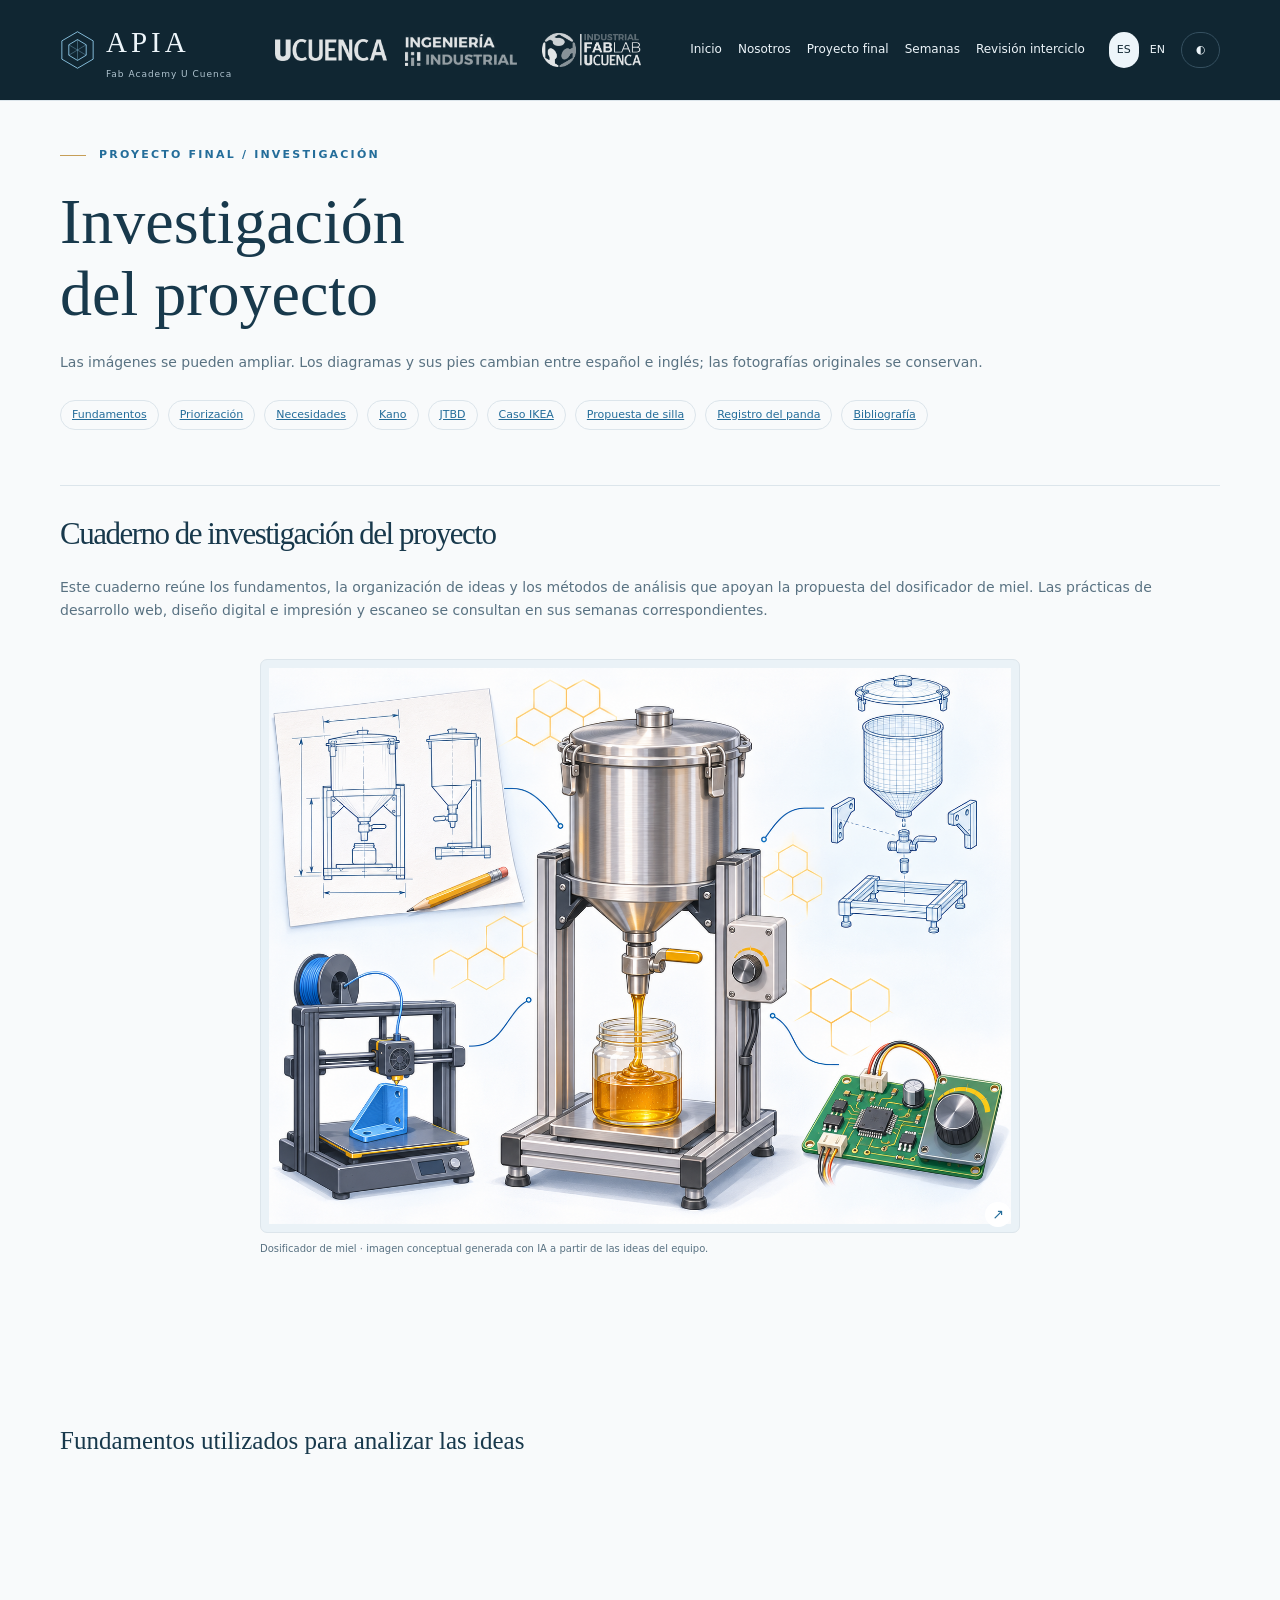
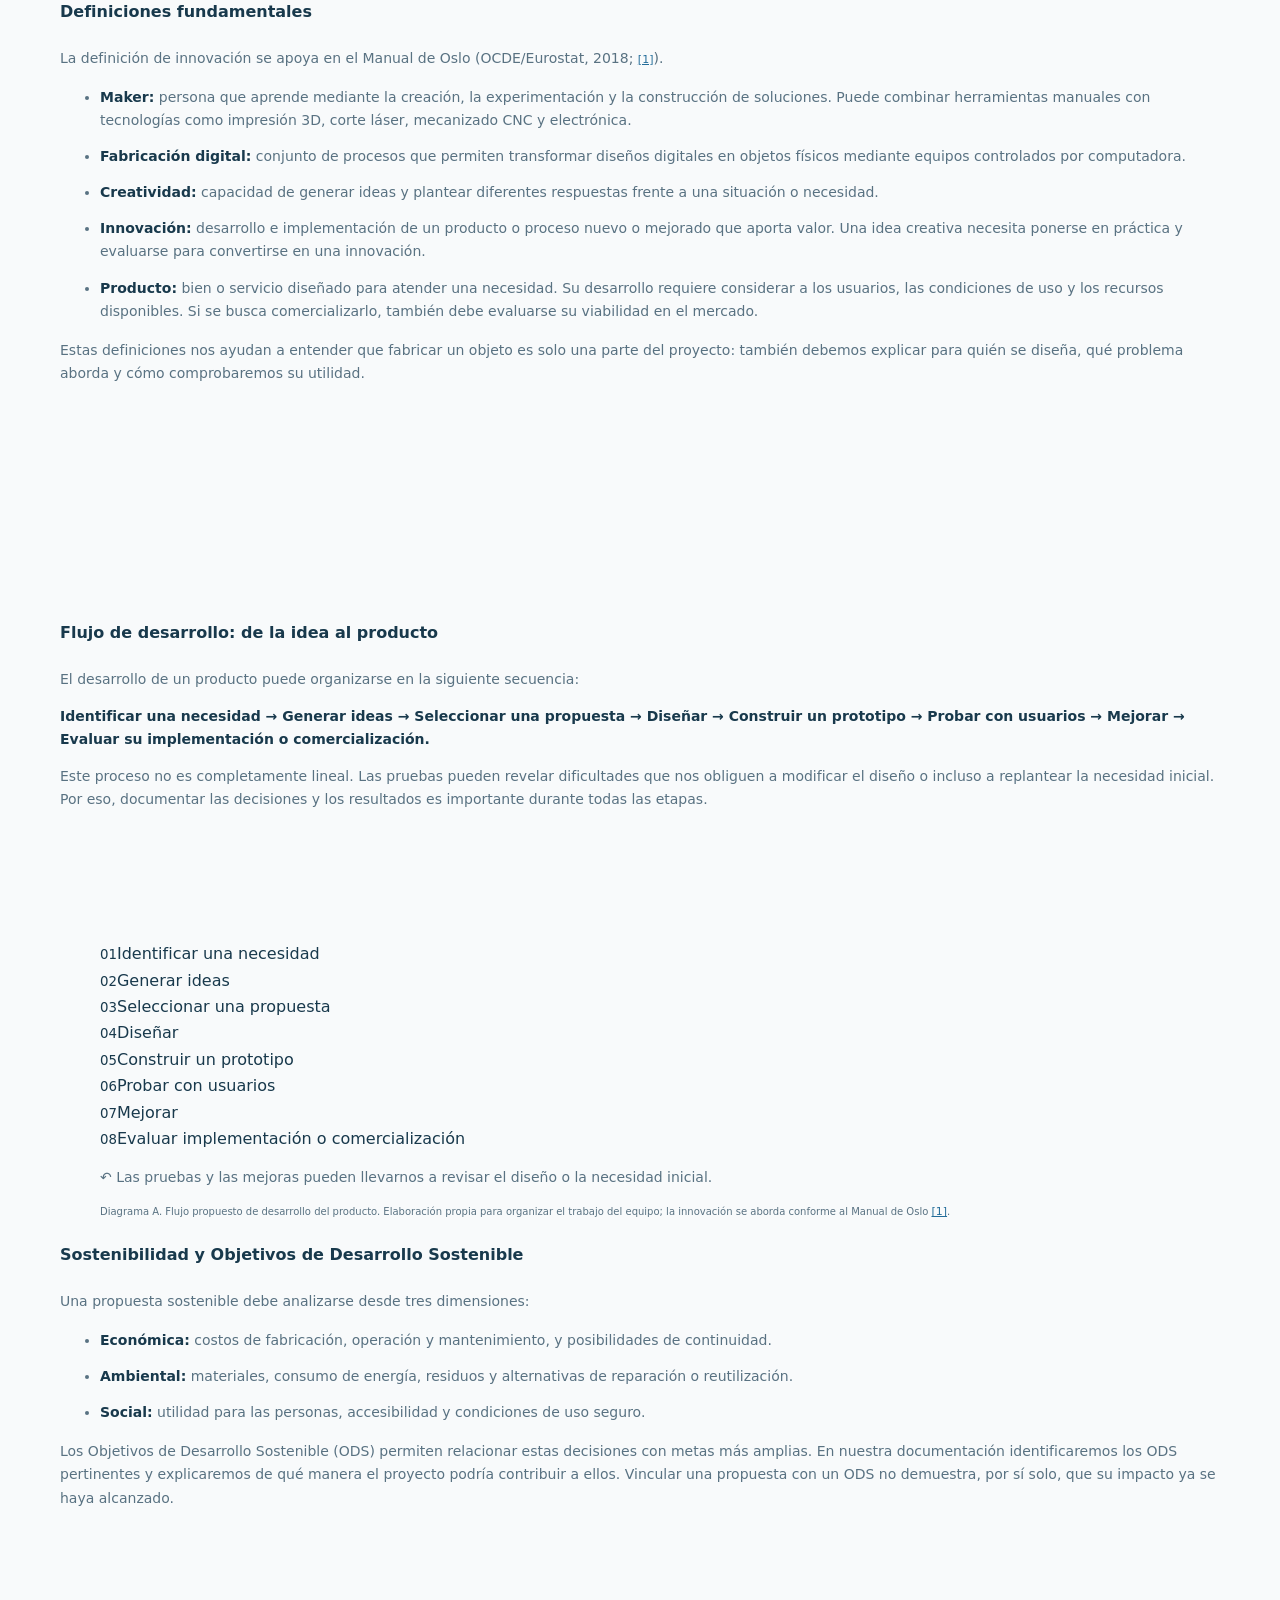
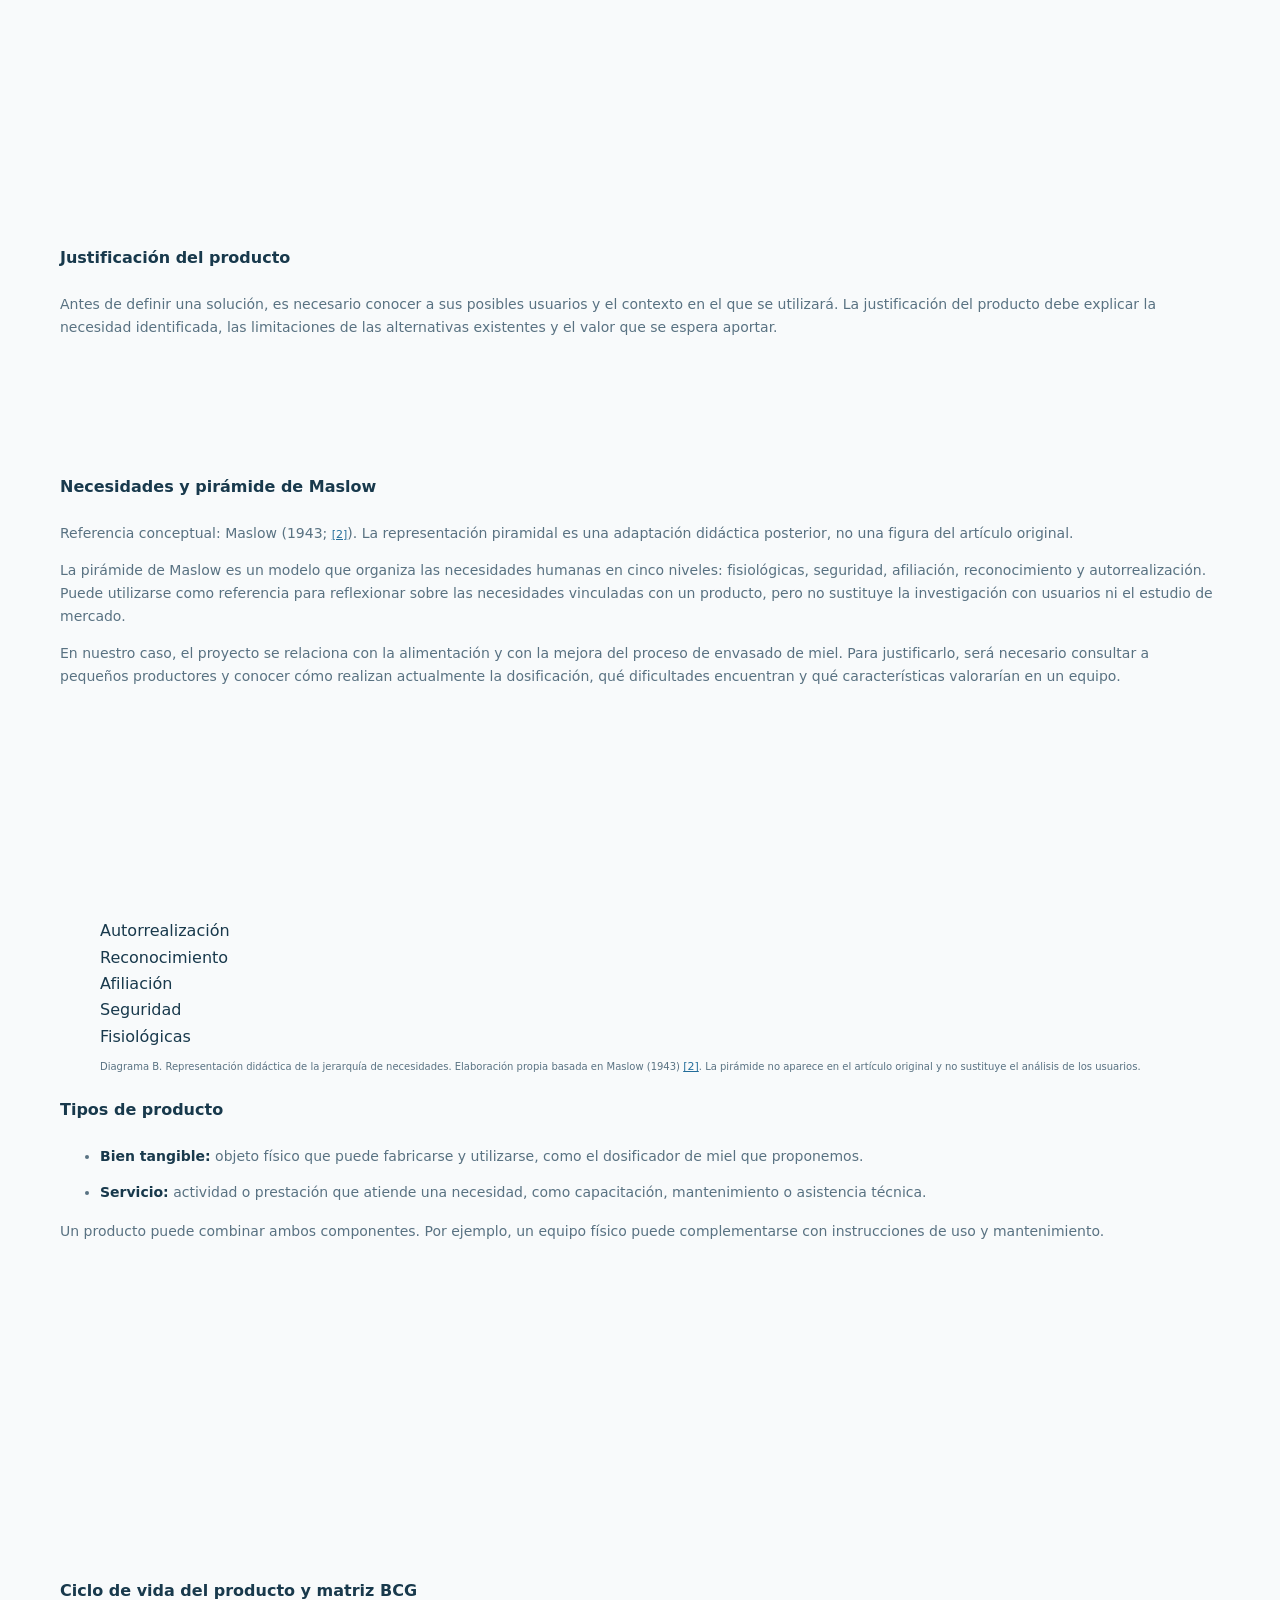
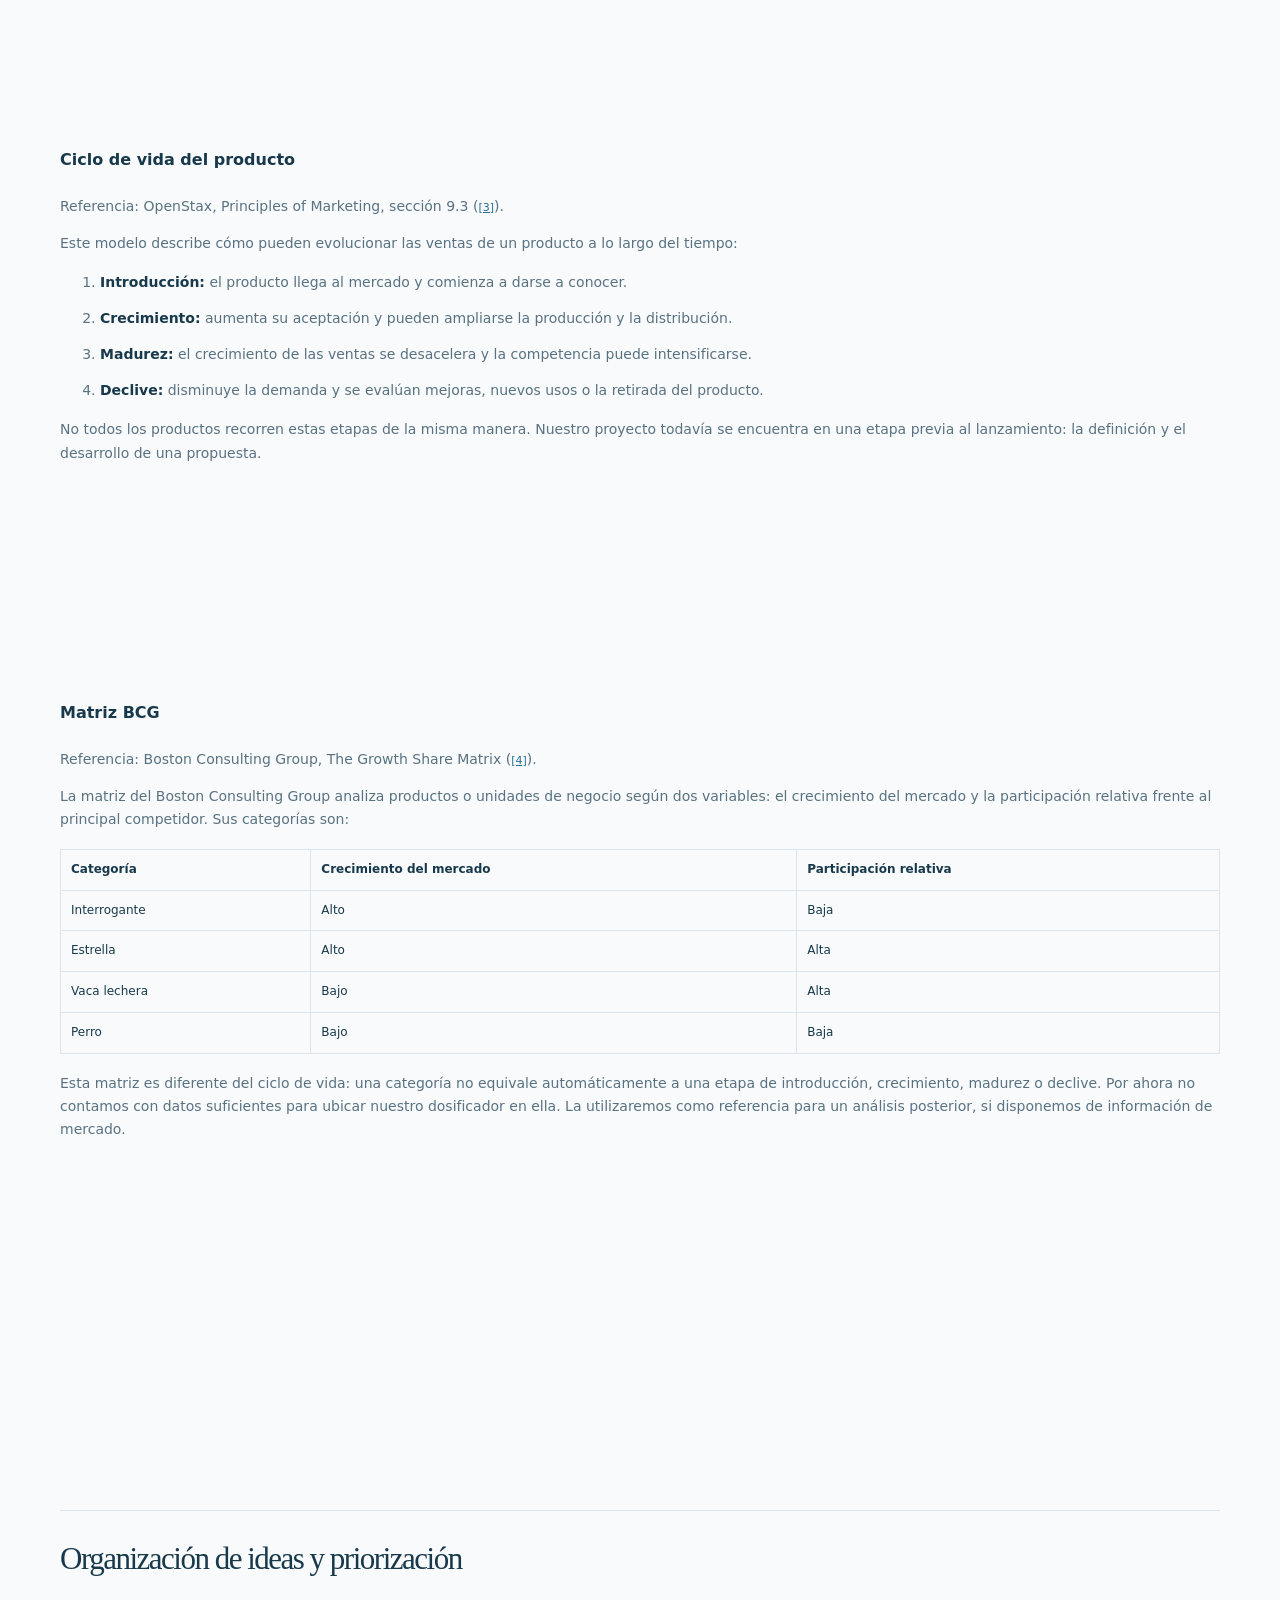
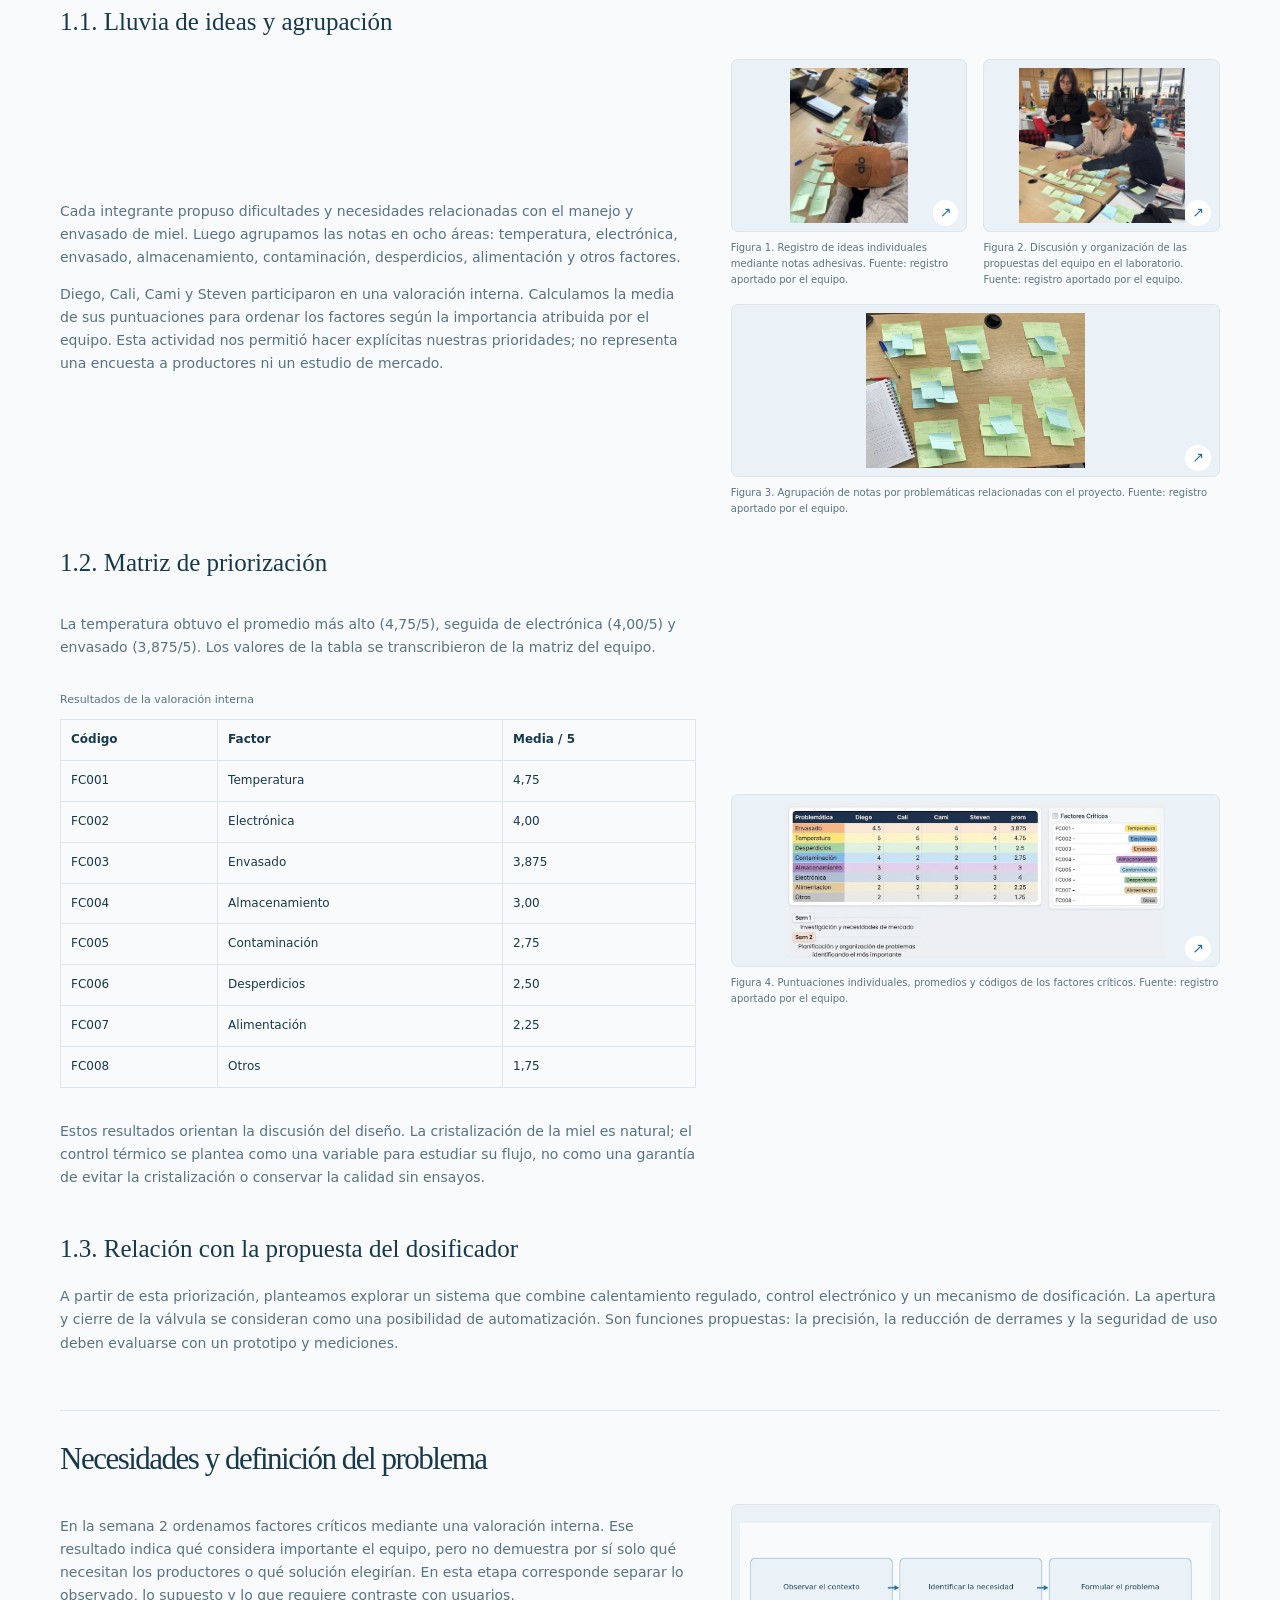
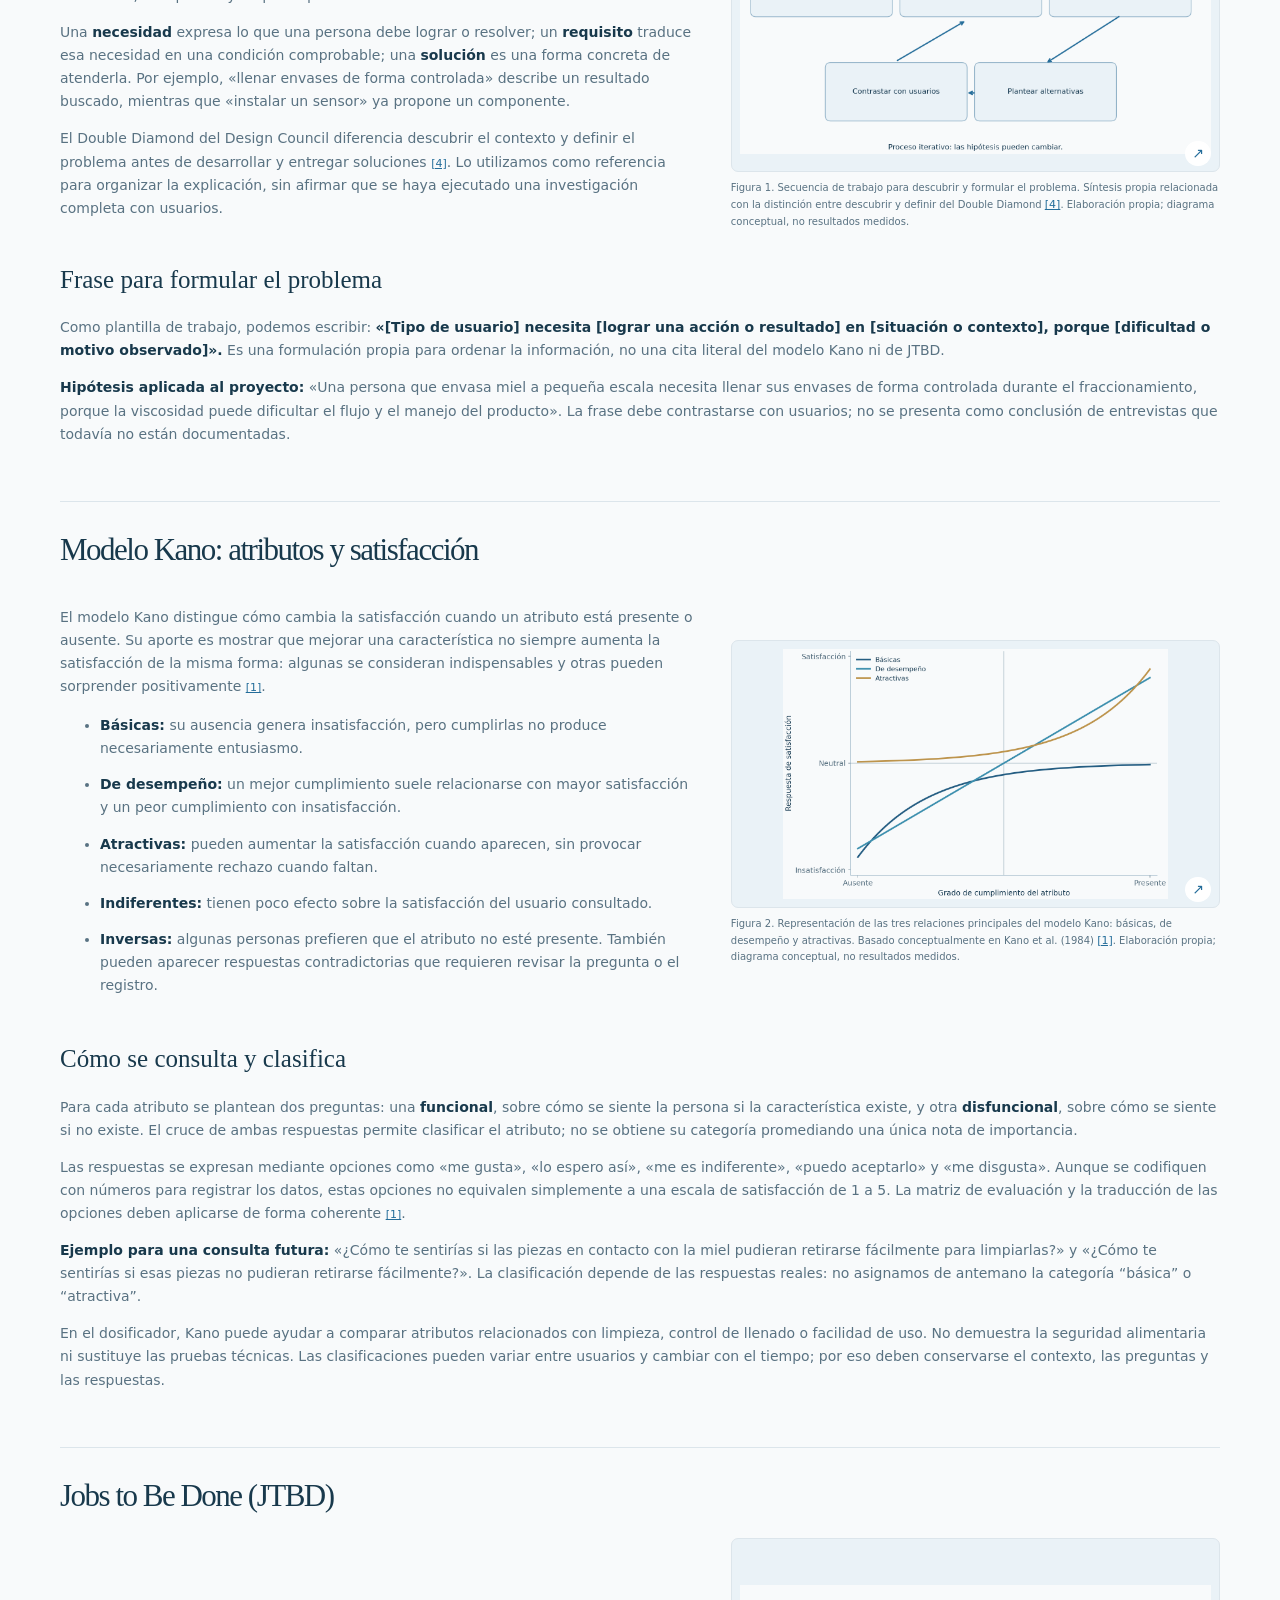
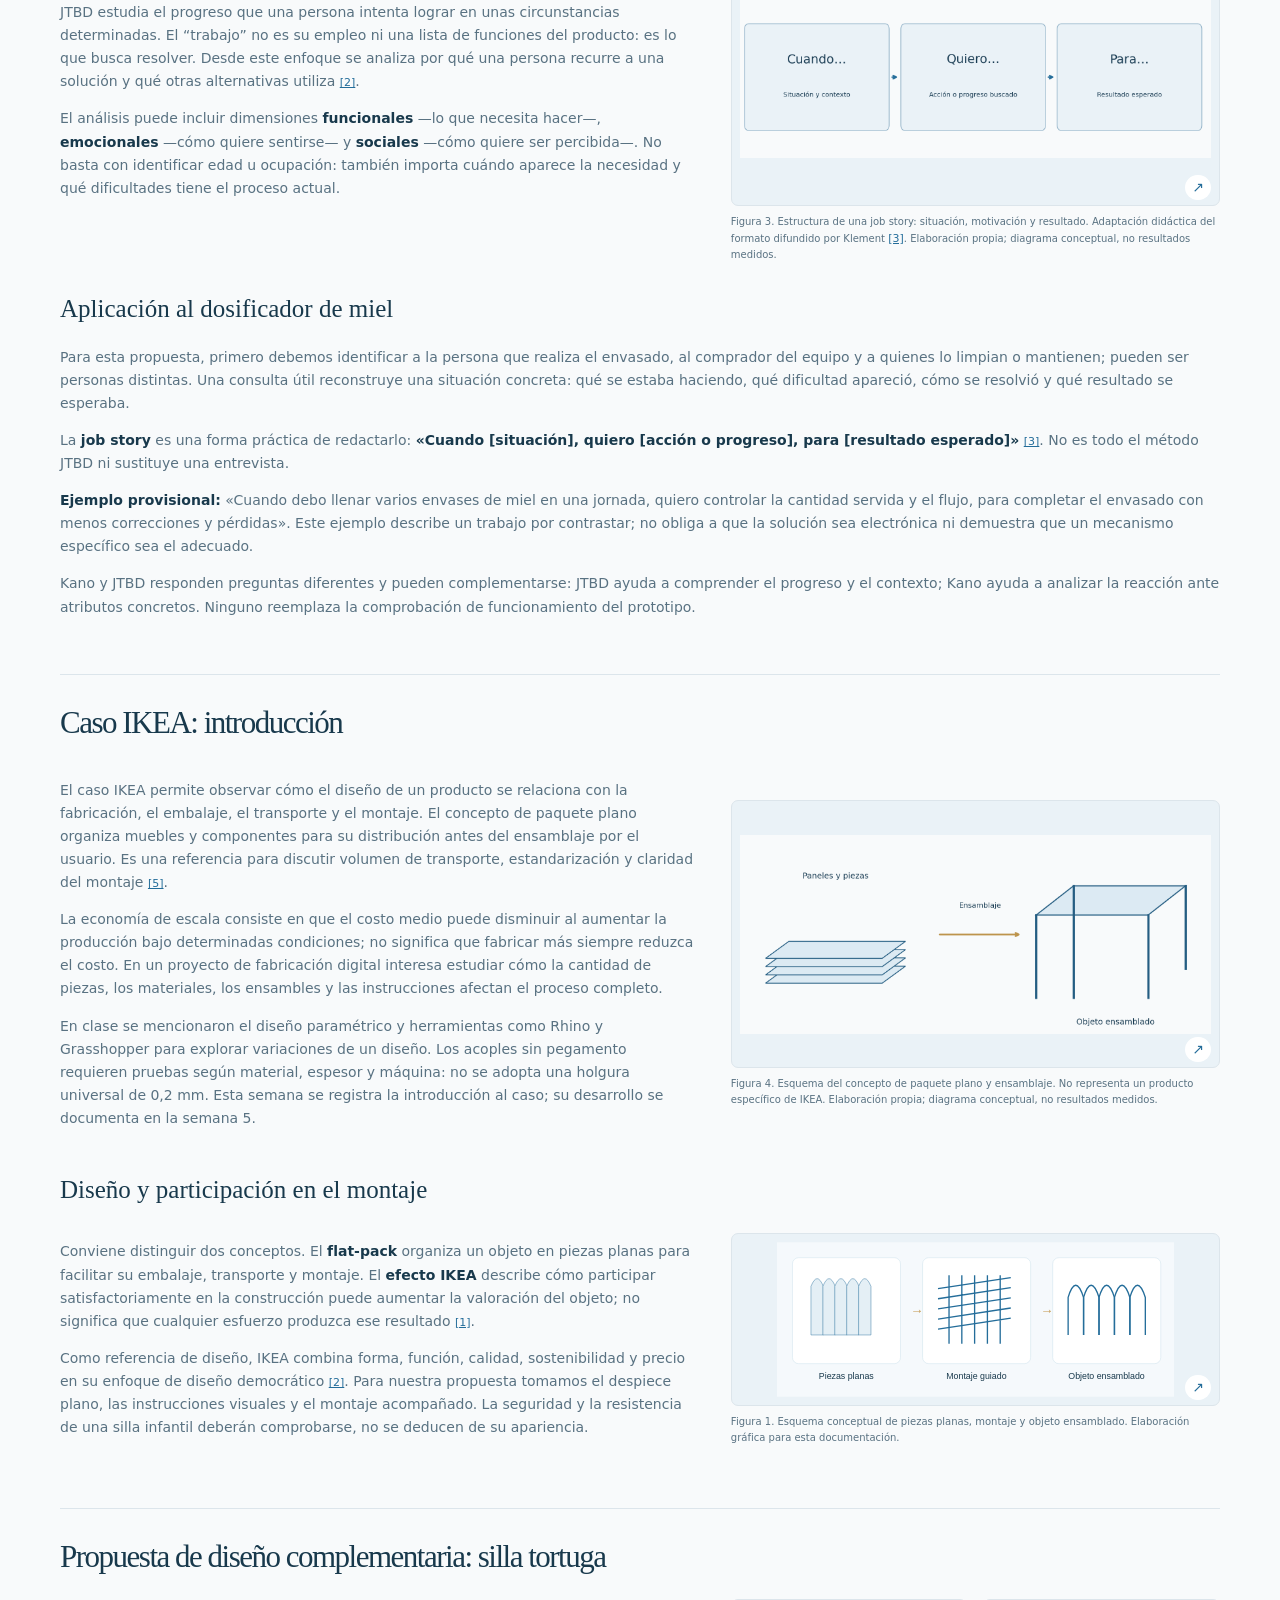
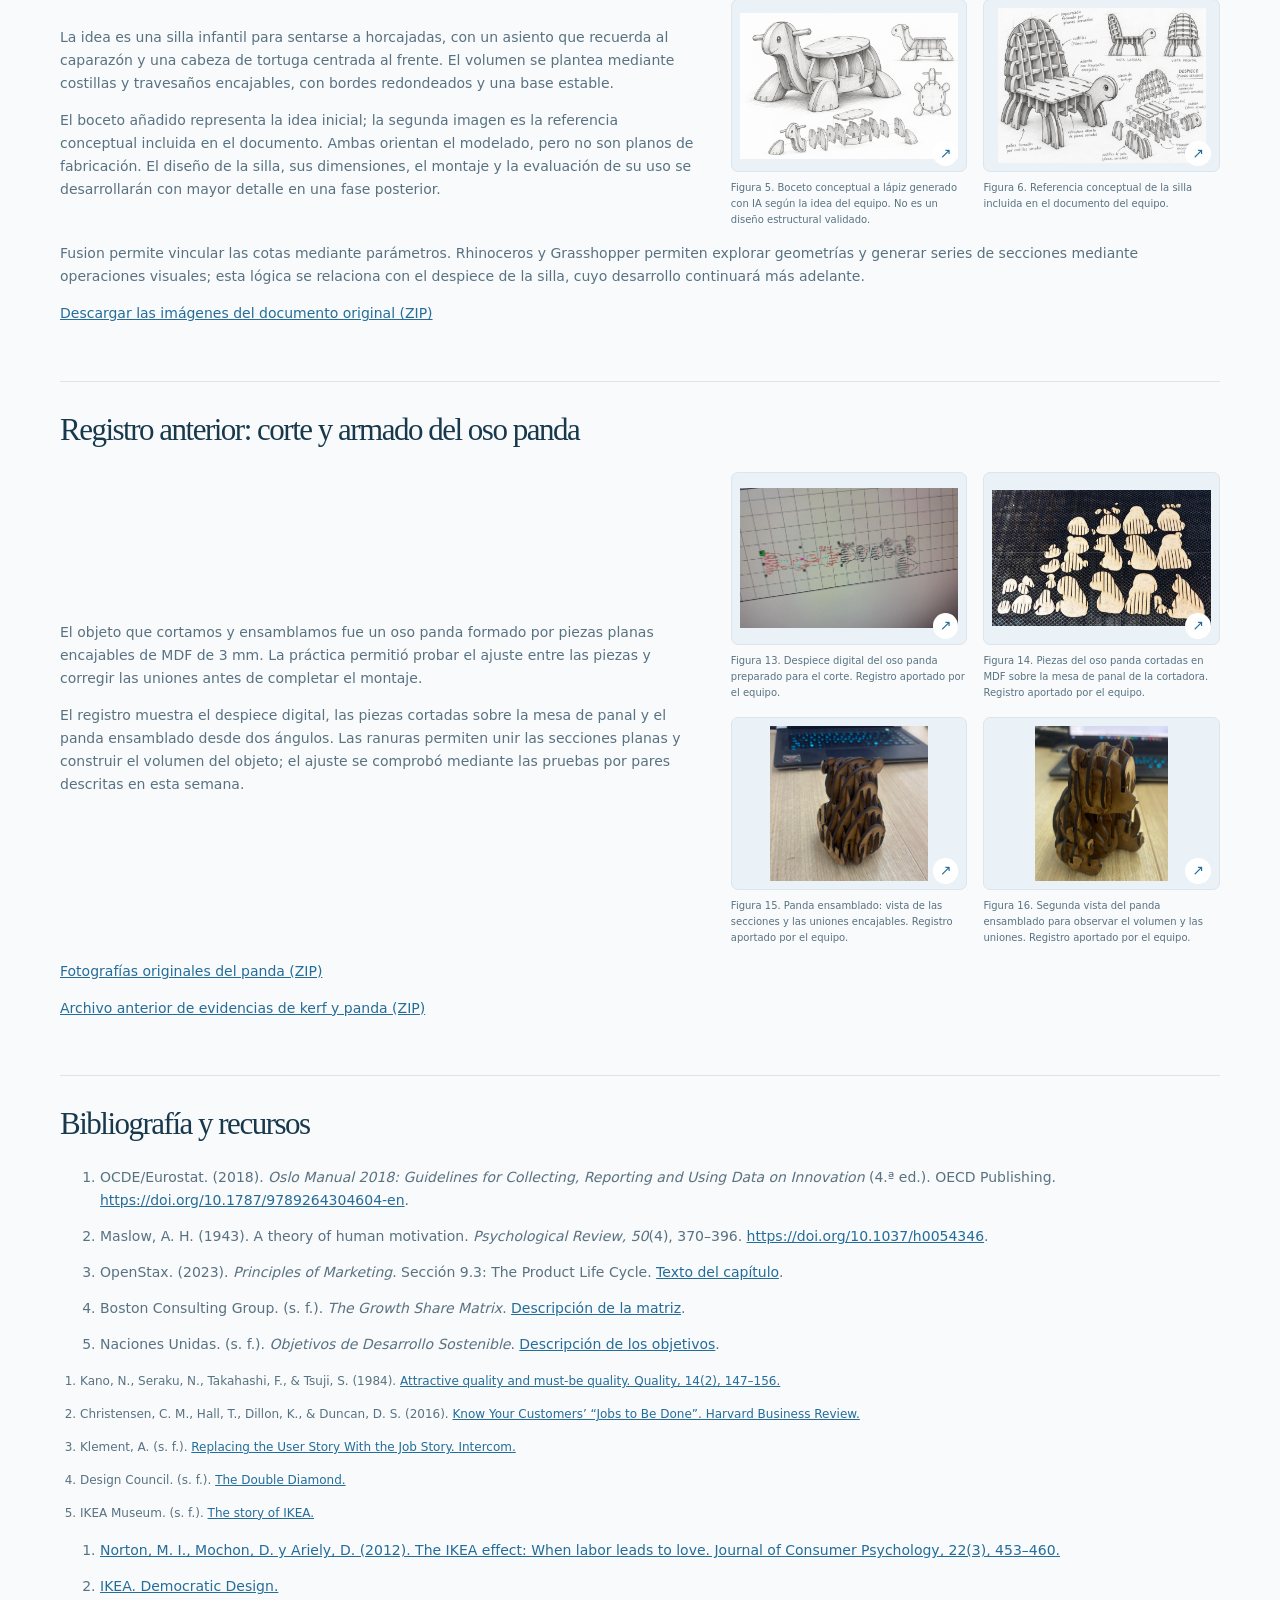
<file: project.html>
<!doctype html>
<html lang="es" data-theme="light"><head><meta charset="utf-8"><meta name="viewport" content="width=device-width, initial-scale=1"><title>APIA · Investigación del proyecto</title><style>
:root{--bg:#f8fafb;--paper:#fff;--ink:#18394c;--muted:#597282;--blue:#246d9a;--soft:#eaf2f7;--line:#dce5eb;--gold:#c69e57;--header:rgba(248,250,251,.92);color-scheme:light}html[data-theme=dark]{--bg:#101f2a;--paper:#172c39;--ink:#edf5fa;--muted:#afc3cf;--blue:#93cfee;--soft:#203b4c;--line:#355060;--gold:#dfbc7d;--header:rgba(16,31,42,.94);color-scheme:dark}*{box-sizing:border-box}html{scroll-behavior:smooth;scroll-padding-top:110px}body{margin:0;background:var(--bg);color:var(--ink);font:16px/1.65 system-ui,-apple-system,BlinkMacSystemFont,"Segoe UI",sans-serif}button,a{-webkit-tap-highlight-color:transparent}a{color:inherit;text-decoration:none}button{font:inherit;cursor:pointer;color:inherit}button:focus-visible,a:focus-visible{outline:3px solid var(--gold);outline-offset:5px}button{border:0}h1,h2,h3,p{margin:0}h1,h2,.serif{font-family:Georgia,"Times New Roman",serif;font-weight:400}h2{font-size:clamp(36px,4.4vw,58px);line-height:1.13;letter-spacing:-1.5px}p{color:var(--muted)}.wrap{width:min(1160px,calc(100% - 64px));margin:auto}.eyebrow{font-size:11px;font-weight:650;text-transform:uppercase;letter-spacing:2.2px;color:var(--blue);display:flex;align-items:center;gap:13px}.eyebrow:before{content:"";width:26px;height:1px;background:var(--gold)}header{position:sticky;top:0;z-index:10;background:var(--header);backdrop-filter:blur(16px);border-bottom:1px solid var(--line)}.nav{display:flex;align-items:center;justify-content:space-between;min-height:88px;gap:24px}.brand{display:flex;align-items:center;gap:11px}.brand svg{width:35px;height:40px;color:var(--blue)}.brand strong{font-family:Georgia,serif;font-size:29px;letter-spacing:4px;font-weight:400}.brand small{display:block;font-size:8px;letter-spacing:1.8px;color:var(--muted);margin-top:-6px}.navlinks{display:flex;gap:28px;font-size:12px}.tools{display:flex;gap:8px;align-items:center}.tool{background:transparent;border:1px solid var(--line);border-radius:24px;min-width:39px;height:36px;font-size:11px;padding:0 11px}.tool.active{background:var(--ink);color:var(--bg);border-color:var(--ink)}.langs{display:flex;gap:3px}.langs .tool{border:0;min-width:30px;padding:0 8px}.hero{position:relative;overflow:hidden}.hero-grid{display:grid;grid-template-columns:1.08fr 1fr;gap:20px;align-items:center;min-height:655px;padding:70px 0 55px}.hero h1{font-size:clamp(55px,6.6vw,86px);line-height:1.06;letter-spacing:-3.5px;margin:26px 0}.hero h1 em{color:var(--blue);font-weight:400}.hero-copy>p{max-width:430px;font-size:15px}.actions{display:flex;gap:22px;align-items:center;margin-top:33px;flex-wrap:wrap}.primary{background:var(--ink);color:var(--bg);padding:14px 23px;border-radius:5px;font-size:12px;display:inline-flex;gap:24px;align-items:center}.textlink{font-size:12px;border-bottom:1px solid var(--line);padding:9px 0}.hero-art{position:relative;height:490px}.orb{position:absolute;inset:28px 0 0;border-radius:50%;background:radial-gradient(ellipse at 40% 40%,var(--paper),var(--soft) 65%,transparent 66%)}.hive-art{position:absolute;width:100%;height:100%;color:var(--blue);overflow:visible}.orbit{stroke:var(--blue);stroke-width:.8;stroke-dasharray:3 7;fill:none;opacity:.3}.hex{fill:var(--paper);stroke:var(--line);stroke-width:1.2}.hex-blue{fill:var(--blue);stroke:var(--blue)}.hex-soft{fill:var(--soft);stroke:var(--line)}.flying{animation:drift 8s ease-in-out infinite;transform-origin:340px 140px}.wing{animation:wing .23s ease-in-out infinite alternate;transform-box:fill-box;transform-origin:bottom center}.art-label{position:absolute;bottom:30px;left:35px;font-size:9px;letter-spacing:2px;color:var(--muted)}.art-note{position:absolute;right:0;top:62px;writing-mode:vertical-rl;font-size:9px;letter-spacing:2px;color:var(--muted)}.hero-bottom{border-top:1px solid var(--line);display:flex;justify-content:space-between;align-items:center;padding:20px 0;font-size:10px;color:var(--muted);letter-spacing:1.3px;text-transform:uppercase}.hero-bottom span:first-child{display:flex;gap:10px;align-items:center}.dot{width:6px;height:6px;border-radius:50%;background:var(--gold)}section{padding:100px 0;scroll-margin-top:20px}.intro{background:var(--paper);border-block:1px solid var(--line)}.intro-grid{display:grid;grid-template-columns:.8fr 1fr;gap:90px;align-items:start}.intro h2{margin-top:24px}.intro-text{padding-top:35px}.intro-text p+p{margin-top:18px}.pillars{display:flex;gap:10px;flex-wrap:wrap;margin-top:28px}.pill{font-size:10px;border:1px solid var(--line);border-radius:20px;padding:6px 12px;letter-spacing:.5px}.section-top{display:flex;justify-content:space-between;gap:36px;align-items:end;margin-bottom:40px}.section-top h2{margin-top:20px}.section-top>p{max-width:310px;font-size:13px}.team-grid{display:grid;grid-template-columns:repeat(4,1fr);gap:20px}.person{background:var(--paper);border:1px solid var(--line);border-radius:7px;overflow:hidden}.portrait{height:240px;position:relative;background:var(--soft);display:grid;place-items:center;overflow:hidden}.portrait:before{content:"";width:150px;height:150px;border:1px solid var(--line);transform:rotate(30deg);border-radius:28px}.portrait svg{position:absolute;width:94px;height:115px;color:var(--blue);opacity:.3}.portrait img{position:absolute;width:100%;height:100%;object-fit:cover}.photo-label{position:absolute;bottom:13px;left:15px;font-size:8px;text-transform:uppercase;letter-spacing:1.8px;color:var(--muted)}.person-copy{padding:20px}.person h3{font:22px Georgia,serif}.person-copy p{font-size:12px;margin-top:8px}.person-num{font-size:10px;color:var(--gold);letter-spacing:1px;display:block;margin-bottom:9px}.project{background:var(--soft);border-block:1px solid var(--line)}.project-grid{display:grid;grid-template-columns:1fr 1fr;gap:80px;align-items:center}.project-visual{height:360px;border:1px solid var(--line);border-radius:7px;position:relative;display:grid;place-items:center;background:var(--paper);overflow:hidden}.project-visual svg{height:280px;width:90%;color:var(--blue)}.visual-caption{position:absolute;left:22px;bottom:18px;font-size:9px;letter-spacing:1.6px;color:var(--muted)}.project h2{margin:20px 0}.project p{font-size:14px}.status{display:inline-flex;align-items:center;gap:8px;padding:5px 10px;border:1px solid var(--line);border-radius:20px;font-size:9px;letter-spacing:.7px;margin-bottom:18px}.project .textlink{display:inline-block;margin-top:20px}.weeks{background:var(--paper)}.weeks-head{margin-bottom:28px;display:flex;justify-content:space-between;gap:16px;align-items:center}.search{border:1px solid var(--line);background:var(--bg);color:var(--ink);border-radius:5px;padding:11px 14px;font:12px system-ui;max-width:100%;width:280px}.week-count{font-size:11px;color:var(--muted)}.week-grid{display:grid;grid-template-columns:repeat(3,1fr);gap:14px}.week{padding:22px;text-align:left;background:var(--bg);border:1px solid var(--line);border-radius:6px;min-height:155px;transition:transform .2s,border-color .2s;display:flex;flex-direction:column;align-items:start}.week:hover{transform:translateY(-4px);border-color:var(--blue)}.week-top{display:flex;justify-content:space-between;width:100%;font-size:10px;color:var(--blue);letter-spacing:1px}.week-top .arrow{font-size:17px;line-height:1}.week h3{font:21px/1.2 Georgia,serif;margin:17px 0 13px}.week-status{font-size:9px;color:var(--muted);margin-top:auto;display:flex;gap:6px;align-items:center}.week-status:before{content:"";width:4px;height:4px;border:1px solid var(--gold);border-radius:50%}.calendar-note{font-size:11px;margin-top:22px}.empty{padding:30px 0;color:var(--muted)}.closing{padding:65px 0;text-align:center;border-top:1px solid var(--line)}.closing .serif{font-size:clamp(27px,4vw,42px)}.closing p{font-size:12px;margin-top:13px}footer{border-top:1px solid var(--line);padding:24px 0}.footer-inner{display:flex;justify-content:space-between;gap:20px;align-items:center;font-size:10px;color:var(--muted)}dialog{width:min(680px,calc(100% - 32px));max-height:85dvh;border:1px solid var(--line);background:var(--paper);color:var(--ink);border-radius:10px;padding:38px;box-shadow:0 30px 100px #0003}dialog::backdrop{background:#0b2439a6;backdrop-filter:blur(5px)}.dialog-close{float:right;background:var(--soft);border-radius:50%;width:35px;height:35px;font-size:24px;line-height:1}.dialog-label{font-size:10px;letter-spacing:1.6px;color:var(--blue);margin-bottom:20px}dialog h2{font-size:36px;margin:18px 0 24px}dialog h3{font:23px Georgia,serif;margin:24px 0 10px}dialog p{font-size:14px;white-space:pre-line}.skip{position:fixed;left:20px;top:-100px;z-index:30;background:var(--ink);color:var(--bg);padding:12px}.skip:focus{top:10px}@keyframes drift{0%,100%{transform:translate(0,0) rotate(-5deg)}50%{transform:translate(-18px,16px) rotate(6deg)}}@keyframes wing{to{transform:scaleX(.75) rotate(9deg)}}@media(min-width:1500px){.hero-grid{min-height:720px}}@media(max-width:900px){.navlinks{gap:15px;font-size:11px}.wrap{width:calc(100% - 40px)}.hero-grid{min-height:580px}.hero h1{font-size:62px}.hero-art{height:380px}.intro-grid,.project-grid{gap:40px}.team-grid{grid-template-columns:repeat(2,1fr)}.portrait{height:260px}}@media(max-width:620px){.nav{flex-wrap:wrap;gap:10px;padding:14px 0}.brand strong{font-size:24px}.brand svg{width:27px}.navlinks{order:3;width:100%;justify-content:space-between;padding-top:8px;border-top:1px solid var(--line);font-size:11px}.tool{height:32px}.hero-grid{grid-template-columns:1fr;padding:44px 0 10px;gap:0}.hero h1{font-size:62px;letter-spacing:-2.5px}.hero-copy>p{font-size:14px}.hero-art{height:340px;max-width:390px;width:100%;margin:0 auto}.art-label{left:15px;bottom:15px;font-size:8px}.art-note{font-size:8px}.hero-bottom{font-size:8px;gap:15px;letter-spacing:.6px}.hero-bottom>span:last-child{text-align:right}section{padding:64px 0}.intro-grid,.project-grid{grid-template-columns:1fr;gap:26px}.intro-text{padding:0}.section-top{display:block}.section-top>p{margin-top:20px}.team-grid{gap:12px}.portrait{height:180px}.person-copy{padding:14px}.person h3{font-size:19px}.person-copy p{font-size:11px}.project-visual{height:290px}.project-grid>.project-copy{order:-1}.week-grid{grid-template-columns:1fr 1fr;gap:10px}.week{padding:15px;min-height:155px}.week h3{font-size:19px}.weeks-head{align-items:start;flex-direction:column}.search{width:100%}.footer-inner{align-items:start}.footer-inner>span{max-width:190px;text-align:right}dialog{padding:24px}dialog h2{font-size:30px}}@media(prefers-reduced-motion:reduce){html{scroll-behavior:auto}*,*:before,*:after{animation:none!important;transition:none!important}}

.institution-bar{background:#fff;border-bottom:1px solid #dce5eb}.institutions{display:flex;justify-content:center;align-items:center;gap:38px;padding:15px 0}.institution{color:#143b60;font-family:Arial,sans-serif;font-weight:800;line-height:1.12;text-align:center;min-width:150px}.institution.uc{font-size:28px;letter-spacing:-1px}.institution small{display:block;font-size:9px;letter-spacing:1.3px;font-weight:500;margin-top:5px}.institution.industrial{font-size:17px;text-align:left;border-left:4px solid #b2303f;padding-left:12px}.institution.fablab{font-size:21px;border-left:1px solid #dce5eb;padding-left:30px}.group-photo{margin-bottom:35px;border:1px solid var(--line);border-radius:7px;background:var(--soft);min-height:300px;display:flex;align-items:center;justify-content:center;flex-direction:column;gap:14px;padding:30px;text-align:center}.group-photo svg{width:95px;height:75px;color:var(--blue);opacity:.5}.group-photo figcaption{font-size:13px;color:var(--muted)}.group-photo img{width:100%;max-height:480px;object-fit:cover;border-radius:4px}.group-photo.has-photo{padding:0;overflow:hidden}.group-photo.has-photo figcaption{padding:0 20px 20px}.group-photo{margin-inline:0}.navlinks{gap:22px}html{scroll-padding-top:190px}@media(max-width:620px){.institutions{gap:12px;padding:12px 0}.institution{min-width:0;flex:1}.institution.uc{font-size:19px}.institution.industrial{font-size:11px;padding-left:8px}.institution.fablab{font-size:15px;padding-left:10px}.institution small{font-size:7px;letter-spacing:.5px}.group-photo{min-height:230px}.navlinks{gap:15px;justify-content:center}html{scroll-padding-top:210px}}
/* Los archivos originales se conservan; el contenedor solo limita sus márgenes blancos. */
.institutions{gap:24px;padding:12px 0}.institution{position:relative;width:210px;max-width:210px;min-width:0;height:80px;overflow:hidden;background:#fff;flex:1;border:1px solid #e7edf1;border-radius:6px}.institution img{position:absolute;left:50%;top:50%;transform:translate(-50%,-50%);width:calc(100% - 26px);height:auto;display:block;max-width:184px}@media(max-width:620px){.institutions{gap:9px;padding:10px 0}.institution{height:55px}.institution img{width:calc(100% - 12px)}}
/* Logos integrados en la barra principal, sin franja ni tarjetas. */
header{background:#102632;color:#edf5fa}.nav{gap:24px;min-height:100px}.brand{flex-shrink:0}.brand small{color:#afc3cf;font-size:9px;letter-spacing:1px;margin-top:0}.brand svg{color:#93cfee}.institutions{display:flex;align-items:center;gap:18px;padding:0;flex:1;justify-content:center;min-width:0}.institution{flex:0 1 112px;width:112px;max-width:112px;height:46px;border:0;border-radius:0;background:transparent}.institution img{width:100%;max-width:none;filter:grayscale(1) invert(1);mix-blend-mode:screen}.navlinks{flex-shrink:0;color:#edf5fa;gap:20px}.tools{flex-shrink:0}.tool{border-color:#355060;color:#edf5fa}.tool.active{background:#edf5fa;color:#102632;border-color:#edf5fa}html{scroll-padding-top:125px}@media(max-width:1000px){.nav{gap:14px;flex-wrap:wrap;padding:16px 0}.institutions{order:2;flex:0 0 100%;gap:24px}.navlinks{margin-left:auto}.tools{order:1}.institution{height:42px;flex-basis:105px;max-width:105px}html{scroll-padding-top:180px}}@media(max-width:620px){.nav{gap:12px}.brand{margin-right:auto}.navlinks{order:3;width:100%;margin:0;padding-top:10px;border-top:1px solid #355060}.institutions{gap:18px}.institution{height:36px;flex-basis:90px;max-width:90px}.tools{order:0}html{scroll-padding-top:210px}}
/* Portadas de asignaciones: añadir imágenes a medida que se documentan las semanas. */
.week-cover{display:block;width:100%;height:auto;aspect-ratio:3/2;object-fit:cover;border:1px solid var(--line);border-radius:4px;margin-top:17px;background:#f3f8fb}.week-grid{align-items:start}.week{width:100%}
</style><style>.week-document{width:min(1160px,calc(100% - 48px));margin:auto;padding:45px 0 90px}.week-document h1{font-size:clamp(39px,5vw,65px);line-height:1.12;margin:22px 0}.week-document h2{font-size:34px;margin:55px 0 25px;padding-top:30px;border-top:1px solid var(--line)}.week-document h3{font:25px/1.3 Georgia,serif;margin:30px 0 20px}.week-document p{margin:14px 0;font-size:14px}.week-document li{color:var(--muted);font-size:14px;margin:13px 0}.week-document strong{color:var(--ink)}.week-document a{color:var(--blue);text-decoration:underline;overflow-wrap:anywhere}.week-document h2,.week-document h3{scroll-margin-top:130px}.back,.language-note{font-size:12px}.draft-banner{padding:9px 15px;border:1px solid var(--line);background:var(--soft);border-radius:5px;font-size:11px;margin:20px 0}.toc{display:flex;flex-wrap:wrap;gap:9px;margin:25px 0}.toc a{border:1px solid var(--line);border-radius:22px;padding:5px 11px;font-size:11px}.evidence{display:grid;grid-template-columns:minmax(0,1.3fr) minmax(0,1fr);gap:35px;align-items:start}.gallery{display:grid;grid-template-columns:repeat(2,minmax(0,1fr));gap:16px;padding-top:12px}.gallery figure{margin:0;min-width:0}.gallery figure:last-child:nth-child(odd){grid-column:1/-1;max-width:100%}.gallery-open{display:block;position:relative;background:var(--soft);border:1px solid var(--line);border-radius:7px;padding:8px;width:100%}.gallery-open img{display:block;width:100%;height:155px;object-fit:contain}.gallery-open span{position:absolute;right:8px;bottom:5px;border-radius:20px;background:var(--paper);padding:1px 7px;font-size:14px;color:var(--blue)}figcaption{font-size:10px;line-height:1.6;color:var(--muted);margin-top:8px}.gallery-open:hover{border-color:var(--blue)}.table-scroll{overflow-x:auto}table{border-collapse:collapse;width:100%;margin:18px 0;font-size:12px}th,td{padding:10px;border:1px solid var(--line);text-align:left}caption{text-align:left;color:var(--muted);font-size:11px;margin-bottom:10px}.video-evidence{margin:30px 0;padding:20px;background:var(--soft);border:1px solid var(--line);border-radius:8px;text-align:center}.video-evidence video{display:block;width:100%;max-width:310px;max-height:510px;margin:auto;border-radius:6px;background:#102632;aspect-ratio:478/850}.video-evidence figcaption{max-width:600px;margin:12px auto;text-align:center;font-size:11px}.downloads{display:grid;grid-template-columns:1fr 1fr;gap:12px}.download-card{background:var(--paper);border:1px solid var(--line);padding:17px;border-radius:6px;font-size:13px}.download-card small{display:block;margin-top:10px;font-size:10px;color:var(--muted)}.references{padding-left:20px}.references li{font-size:12px}.citation{font-size:11px}.gallery-dialog{width:min(1050px,calc(100% - 32px));padding:22px}.gallery-dialog img{display:block;width:100%;max-height:65dvh;object-fit:contain;background:#fff;border-radius:5px}.gallery-dialog figure{margin:18px 0 0}.gallery-dialog figcaption{font-size:12px}.gallery-controls{display:flex;justify-content:space-between;align-items:center;gap:12px}.gallery-controls button{background:var(--soft);border:1px solid var(--line);border-radius:5px;padding:7px 14px;font-size:12px}.gallery-controls button:disabled{opacity:.4;cursor:default}.gallery-controls .dialog-close{float:none;font-size:22px;padding:3px}.gallery-controls span{font-size:11px;color:var(--muted)}@media(max-width:760px){.evidence{grid-template-columns:1fr;gap:5px}.week-document{width:calc(100% - 40px);padding-top:28px}.week-document h2{font-size:29px}.week-document h3{font-size:23px}.gallery-open img{height:150px}.downloads{grid-template-columns:1fr}.week-document h2,.week-document h3{scroll-margin-top:205px}}@media print{header,.draft-banner,.toc,.gallery-controls{display:none}.week-document{width:100%}.gallery-open{padding:0}.video-evidence{break-inside:avoid}figure{break-inside:avoid}}</style><style>.printer-steps{padding-left:24px}.printer-steps li{padding-left:5px;margin-bottom:18px}.printer-photo{position:sticky;top:125px}.printer-photo .gallery-open img{height:auto;max-height:440px;object-fit:contain}.machine-note{font-size:12px!important}@media(max-width:760px){.printer-photo{position:static}.printer-photo .gallery-open img{max-height:320px}}</style><style>.download-link{display:inline-block;margin-top:12px;padding:8px 12px;border:1px solid var(--line);border-radius:5px;background:var(--soft);font-size:12px}.download-link:hover{border-color:var(--blue)}.download-card strong{display:block}</style><style>.download-shortcuts{display:flex;gap:12px;flex-wrap:wrap;margin:20px 0}.download-shortcuts a{padding:12px 16px;border:1px solid var(--blue);border-radius:6px;background:var(--soft);font-size:12px;font-weight:600}.week-document section.download-group{padding:24px;margin:24px 0;border:1px solid var(--line);border-radius:9px;background:var(--paper)}.week-document .download-group h3{margin-top:0}.download-group .download-card{background:var(--bg)}.download-group .download-link{font-weight:600}.week-document .printer-operation{grid-template-columns:minmax(0,1.4fr) minmax(0,.8fr)}@media(max-width:760px){.week-document .printer-operation{grid-template-columns:1fr}.week-document section.download-group{padding:16px}.download-shortcuts{display:grid}.download-shortcuts a{width:100%}}</style><link rel="stylesheet" href="site-navigation.css?v=4"><style>.week-document .evidence{align-items:center}.week-document .evidence>.gallery{padding-top:0}.week-document h2{font-size:31px}.week-document .gallery:has(img[src*="kano-"]),.week-document .gallery:has(img[src*="jtbd-"]),.week-document .gallery:has(img[src*="problema-"]),.week-document .gallery:has(img[src*="paquete-plano-"]){grid-template-columns:1fr}.week-document .gallery img[src*="kano-"],.week-document .gallery img[src*="jtbd-"],.week-document .gallery img[src*="problema-"],.week-document .gallery img[src*="paquete-plano-"]{height:250px}.source-review{margin:18px 0 25px;padding:12px 16px;border:1px solid var(--line);border-radius:6px;background:var(--soft);font-size:12px}.source-review p{font-size:12px}.draft-banner{font-weight:600}.week-document .back{display:inline-block;margin-bottom:15px}@media(max-width:760px){.week-document h2{font-size:28px}}</style><style>.final-scan-gallery .gallery-open img{height:auto;max-height:300px}.week-document .resin-note{padding:17px;border:1px solid var(--line);border-left:3px solid var(--blue);border-radius:5px;background:var(--soft)}.download-link{display:inline-block;margin-top:12px;padding:9px 13px;border:1px solid var(--line);border-radius:5px;background:var(--soft);font-size:12px;font-weight:600}.download-link:hover{border-color:var(--blue)}</style><link rel="stylesheet" href="project-concept.css?v=1"></head><body><a class="skip" href="#main">Saltar al contenido</a><header><div class="wrap nav"><a class="brand" href="index.html#home" aria-label="APIA"><svg viewbox="0 0 40 46" fill="none" aria-hidden="true"><path d="M20 2 38 12.5v21L20 44 2 33.5v-21Z" stroke="currentColor"></path><path d="M20 11 30 17v12L20 35 10 29V17Z" stroke="currentColor"></path><path d="M20 11v24M10 17l20 12M30 17 10 29" stroke="currentColor" opacity=".4"></path></svg><span><strong>APIA</strong><small data-t="brand">Fab Academy U Cuenca</small></span></a><div class="institutions" aria-label="Instituciones"><div class="institution"><img src="images/header/ucuenca.webp" alt="Universidad de Cuenca" width="360" height="69" decoding="async"></div><div class="institution"><img src="images/header/ingenieria-industrial.webp" alt="Ingeniería Industrial" width="193" height="56" decoding="async"></div><div class="institution"><img src="images/header/fablab-ucuenca.webp" alt="Industrial FabLab UCuenca" width="349" height="120" decoding="async"></div></div><nav class="navlinks" aria-label="Principal"><a href="index.html#home" data-nav-label="home">Inicio</a><a href="index.html#about" data-nav-label="about">Nosotros</a><a href="index.html#project" data-nav-label="project">Proyecto final</a><a href="index.html#assignments" data-nav-label="weeks">Semanas</a><a href="midterm-review.html" data-nav-label="midterm">Revisión interciclo</a></nav><div class="tools"><div class="langs"><button class="tool active" id="es" lang="es" aria-label="Español" aria-pressed="true">ES</button><button class="tool" id="en" lang="en" aria-label="English" aria-pressed="false">EN</button></div><button class="tool" id="theme" aria-label="Activar tema oscuro" aria-pressed="false">◐</button></div></div></header><main id="main" class="week-document"><div class="eyebrow" id="weekLabel">PROYECTO FINAL / INVESTIGACIÓN</div><h1 id="weekHeading">Investigación<br>del proyecto</h1><p class="language-note" id="languageNote"></p><nav class="toc" aria-label="Contenido del cuaderno"><a href="#fundamentos-investigacion">Fundamentos</a><a href="#planificacion">Priorización</a><a href="#necesidades">Necesidades</a><a href="#kano">Kano</a><a href="#jtbd">JTBD</a><a href="#ikea">Caso IKEA</a><a href="#propuesta-silla-tortuga">Propuesta de silla</a><a href="#panda-antecedente">Registro del panda</a><a href="#bibliografia">Bibliografía</a></nav><article id="report"><h2 id="introduccion">Cuaderno de investigación del proyecto</h2>
<p>Este cuaderno reúne los fundamentos, la organización de ideas y los métodos de análisis que apoyan la propuesta del dosificador de miel. Las prácticas de desarrollo web, diseño digital e impresión y escaneo se consultan en sus semanas correspondientes.</p>
<div class="gallery project-concept" id="concepto-dosificador"><figure><button type="button" class="gallery-open" data-image="images/project/dosificador-miel-concepto.png" aria-label="Dosificador de miel rodeado de ideas de dibujo técnico, modelado, impresión 3D y electrónica."><img src="images/project/dosificador-miel-concepto.png" alt="Dosificador de miel rodeado de ideas de dibujo técnico, modelado, impresión 3D y electrónica." width="1448" height="1086" loading="lazy" decoding="async"><span aria-hidden="true">↗</span></button><figcaption>Dosificador de miel · imagen conceptual generada con IA a partir de las ideas del equipo.</figcaption></figure></div><section id="fundamentos-investigacion" class="level3"><h3>Fundamentos utilizados para analizar las ideas</h3><section id="definiciones-fundamentales" class="level3">
<h4>Definiciones fundamentales</h4>
<p>La definición de innovación se apoya en el Manual de Oslo
(OCDE/Eurostat, 2018; <a class="citation" href="#fundamentos-ref-1" aria-label="Referencia 1">[1]</a>).</p>
<ul>
<li><strong>Maker:</strong> persona que aprende mediante la creación, la
experimentación y la construcción de soluciones. Puede combinar
herramientas manuales con tecnologías como impresión 3D, corte láser,
mecanizado CNC y electrónica.</li>
<li><strong>Fabricación digital:</strong> conjunto de procesos que
permiten transformar diseños digitales en objetos físicos mediante
equipos controlados por computadora.</li>
<li><strong>Creatividad:</strong> capacidad de generar ideas y plantear
diferentes respuestas frente a una situación o necesidad.</li>
<li><strong>Innovación:</strong> desarrollo e implementación de un
producto o proceso nuevo o mejorado que aporta valor. Una idea creativa
necesita ponerse en práctica y evaluarse para convertirse en una
innovación.</li>
<li><strong>Producto:</strong> bien o servicio diseñado para atender una
necesidad. Su desarrollo requiere considerar a los usuarios, las
condiciones de uso y los recursos disponibles. Si se busca
comercializarlo, también debe evaluarse su viabilidad en el
mercado.</li>
</ul>
<p>Estas definiciones nos ayudan a entender que fabricar un objeto es
solo una parte del proyecto: también debemos explicar para quién se
diseña, qué problema aborda y cómo comprobaremos su utilidad.</p>
</section>
<section id="flujo-de-desarrollo-de-la-idea-al-producto" class="level3">
<h4>Flujo de desarrollo: de la idea al producto</h4>
<p>El desarrollo de un producto puede organizarse en la siguiente
secuencia:</p>
<p><strong>Identificar una necesidad → Generar ideas → Seleccionar una
propuesta → Diseñar → Construir un prototipo → Probar con usuarios →
Mejorar → Evaluar su implementación o comercialización.</strong></p>
<p>Este proceso no es completamente lineal. Las pruebas pueden revelar
dificultades que nos obliguen a modificar el diseño o incluso a
replantear la necesidad inicial. Por eso, documentar las decisiones y
los resultados es importante durante todas las etapas.</p>
<section id="sostenibilidad-y-objetivos-de-desarrollo-sostenible" class="level3">
<figure class="diagram"><div class="flow" role="img" aria-label="Proceso: identificar una necesidad, generar ideas, seleccionar una propuesta, diseñar, construir un prototipo, probar con usuarios, mejorar, evaluar implementación o comercialización. Las pruebas permiten volver al diseño."><div class="flow-step"><small>01</small><span>Identificar una necesidad</span></div><div class="flow-step"><small>02</small><span>Generar ideas</span></div><div class="flow-step"><small>03</small><span>Seleccionar una propuesta</span></div><div class="flow-step"><small>04</small><span>Diseñar</span></div><div class="flow-step"><small>05</small><span>Construir un prototipo</span></div><div class="flow-step"><small>06</small><span>Probar con usuarios</span></div><div class="flow-step"><small>07</small><span>Mejorar</span></div><div class="flow-step"><small>08</small><span>Evaluar implementación o comercialización</span></div></div><p class="feedback">↶ Las pruebas y las mejoras pueden llevarnos a revisar el diseño o la necesidad inicial.</p><figcaption>Diagrama A. Flujo propuesto de desarrollo del producto. Elaboración propia para organizar el trabajo del equipo; la innovación se aborda conforme al Manual de Oslo <a class="citation" href="#fundamentos-ref-1" aria-label="Referencia 1">[1]</a>.</figcaption></figure><h4>Sostenibilidad y Objetivos de Desarrollo Sostenible</h4>
<p>Una propuesta sostenible debe analizarse desde tres dimensiones:</p>
<ul>
<li><strong>Económica:</strong> costos de fabricación, operación y
mantenimiento, y posibilidades de continuidad.</li>
<li><strong>Ambiental:</strong> materiales, consumo de energía, residuos
y alternativas de reparación o reutilización.</li>
<li><strong>Social:</strong> utilidad para las personas, accesibilidad y
condiciones de uso seguro.</li>
</ul>
<p>Los Objetivos de Desarrollo Sostenible (ODS) permiten relacionar
estas decisiones con metas más amplias. En nuestra documentación
identificaremos los ODS pertinentes y explicaremos de qué manera el
proyecto podría contribuir a ellos. Vincular una propuesta con un ODS no
demuestra, por sí solo, que su impacto ya se haya alcanzado.</p>
</section>
</section>
<section id="justificación-del-producto" class="level3">
<h4>Justificación del producto</h4>
<p>Antes de definir una solución, es necesario conocer a sus posibles
usuarios y el contexto en el que se utilizará. La justificación del
producto debe explicar la necesidad identificada, las limitaciones de
las alternativas existentes y el valor que se espera aportar.</p>
<section id="necesidades-y-pirámide-de-maslow" class="level3">
<h4>Necesidades y pirámide de Maslow</h4>
<p>Referencia conceptual: Maslow (1943; <a class="citation" href="#fundamentos-ref-2" aria-label="Referencia 2">[2]</a>). La representación
piramidal es una adaptación didáctica posterior, no una figura del
artículo original.</p>
<p>La pirámide de Maslow es un modelo que organiza las necesidades
humanas en cinco niveles: fisiológicas, seguridad, afiliación,
reconocimiento y autorrealización. Puede utilizarse como referencia para
reflexionar sobre las necesidades vinculadas con un producto, pero no
sustituye la investigación con usuarios ni el estudio de mercado.</p>
<p>En nuestro caso, el proyecto se relaciona con la alimentación y con
la mejora del proceso de envasado de miel. Para justificarlo, será
necesario consultar a pequeños productores y conocer cómo realizan
actualmente la dosificación, qué dificultades encuentran y qué
características valorarían en un equipo.</p>
</section>
<section id="tipos-de-producto" class="level3">
<figure class="diagram"><div class="pyramid" role="img" aria-label="Jerarquía de necesidades, de la base a la cima: fisiológicas, seguridad, afiliación, reconocimiento y autorrealización."><div class="tier t1">Autorrealización</div><div class="tier t2">Reconocimiento</div><div class="tier t3">Afiliación</div><div class="tier t4">Seguridad</div><div class="tier t5">Fisiológicas</div></div><figcaption>Diagrama B. Representación didáctica de la jerarquía de necesidades. Elaboración propia basada en Maslow (1943) <a class="citation" href="#fundamentos-ref-2" aria-label="Referencia 2">[2]</a>. La pirámide no aparece en el artículo original y no sustituye el análisis de los usuarios.</figcaption></figure><h4>Tipos de producto</h4>
<ul>
<li><strong>Bien tangible:</strong> objeto físico que puede fabricarse y
utilizarse, como el dosificador de miel que proponemos.</li>
<li><strong>Servicio:</strong> actividad o prestación que atiende una
necesidad, como capacitación, mantenimiento o asistencia técnica.</li>
</ul>
<p>Un producto puede combinar ambos componentes. Por ejemplo, un equipo
físico puede complementarse con instrucciones de uso y
mantenimiento.</p>
</section>
</section>
<section id="ciclo-de-vida-del-producto-y-matriz-bcg" class="level3">
<h4>Ciclo de vida del producto y matriz BCG</h4>
<section id="ciclo-de-vida-del-producto" class="level3">
<h4>Ciclo de vida del producto</h4>
<p>Referencia: OpenStax, Principles of Marketing, sección 9.3 (<a class="citation" href="#fundamentos-ref-3" aria-label="Referencia 3">[3]</a>).</p>
<p>Este modelo describe cómo pueden evolucionar las ventas de un
producto a lo largo del tiempo:</p>
<ol type="1">
<li><strong>Introducción:</strong> el producto llega al mercado y
comienza a darse a conocer.</li>
<li><strong>Crecimiento:</strong> aumenta su aceptación y pueden
ampliarse la producción y la distribución.</li>
<li><strong>Madurez:</strong> el crecimiento de las ventas se desacelera
y la competencia puede intensificarse.</li>
<li><strong>Declive:</strong> disminuye la demanda y se evalúan mejoras,
nuevos usos o la retirada del producto.</li>
</ol>
<p>No todos los productos recorren estas etapas de la misma manera.
Nuestro proyecto todavía se encuentra en una etapa previa al
lanzamiento: la definición y el desarrollo de una propuesta.</p>
</section>
<section id="matriz-bcg" class="level3">
<h4>Matriz BCG</h4>
<p>Referencia: Boston Consulting Group, The Growth Share Matrix
(<a class="citation" href="#fundamentos-ref-4" aria-label="Referencia 4">[4]</a>).</p>
<p>La matriz del Boston Consulting Group analiza productos o unidades de
negocio según dos variables: el crecimiento del mercado y la
participación relativa frente al principal competidor. Sus categorías
son:</p>
<table>
<thead>
<tr class="header">
<th>Categoría</th>
<th>Crecimiento del mercado</th>
<th>Participación relativa</th>
</tr>
</thead>
<tbody>
<tr class="odd">
<td>Interrogante</td>
<td>Alto</td>
<td>Baja</td>
</tr>
<tr class="even">
<td>Estrella</td>
<td>Alto</td>
<td>Alta</td>
</tr>
<tr class="odd">
<td>Vaca lechera</td>
<td>Bajo</td>
<td>Alta</td>
</tr>
<tr class="even">
<td>Perro</td>
<td>Bajo</td>
<td>Baja</td>
</tr>
</tbody>
</table>
<p>Esta matriz es diferente del ciclo de vida: una categoría no equivale
automáticamente a una etapa de introducción, crecimiento, madurez o
declive. Por ahora no contamos con datos suficientes para ubicar nuestro
dosificador en ella. La utilizaremos como referencia para un análisis
posterior, si disponemos de información de mercado.</p>
</section>
</section>
</section>
<h2 id="planificacion">Organización de ideas y priorización</h2>
<h3>1.1. Lluvia de ideas y agrupación</h3>
<div class="evidence"><div><p>Cada integrante propuso dificultades y necesidades relacionadas con el manejo y envasado de miel. Luego agrupamos las notas en ocho áreas: temperatura, electrónica, envasado, almacenamiento, contaminación, desperdicios, alimentación y otros factores.</p><p>Diego, Cali, Cami y Steven participaron en una valoración interna. Calculamos la media de sus puntuaciones para ordenar los factores según la importancia atribuida por el equipo. Esta actividad nos permitió hacer explícitas nuestras prioridades; no representa una encuesta a productores ni un estudio de mercado.</p></div><aside class="gallery"><figure><button class="gallery-open" type="button" data-image="images/week-02/image4.png" aria-label="Ampliar: Registro de ideas individuales mediante notas adhesivas."><img src="images/week-02/image4.png" alt="Registro de ideas individuales mediante notas adhesivas." loading="lazy" decoding="async"><span aria-hidden="true">↗</span></button><figcaption>Figura 1. Registro de ideas individuales mediante notas adhesivas. Fuente: registro aportado por el equipo.</figcaption></figure><figure><button class="gallery-open" type="button" data-image="images/week-02/image7.png" aria-label="Ampliar: Discusión y organización de las propuestas del equipo en el laboratorio."><img src="images/week-02/image7.png" alt="Discusión y organización de las propuestas del equipo en el laboratorio." loading="lazy" decoding="async"><span aria-hidden="true">↗</span></button><figcaption>Figura 2. Discusión y organización de las propuestas del equipo en el laboratorio. Fuente: registro aportado por el equipo.</figcaption></figure><figure><button class="gallery-open" type="button" data-image="images/week-02/image2.png" aria-label="Ampliar: Agrupación de notas por problemáticas relacionadas con el proyecto."><img src="images/week-02/image2.png" alt="Agrupación de notas por problemáticas relacionadas con el proyecto." loading="lazy" decoding="async"><span aria-hidden="true">↗</span></button><figcaption>Figura 3. Agrupación de notas por problemáticas relacionadas con el proyecto. Fuente: registro aportado por el equipo.</figcaption></figure></aside></div>
<h3>1.2. Matriz de priorización</h3>
<div class="evidence"><div><p>La temperatura obtuvo el promedio más alto (4,75/5), seguida de electrónica (4,00/5) y envasado (3,875/5). Los valores de la tabla se transcribieron de la matriz del equipo.</p><div class="table-scroll"><table><caption>Resultados de la valoración interna</caption><thead><tr><th>Código</th><th>Factor</th><th>Media / 5</th></tr></thead><tbody><tr><td>FC001</td><td>Temperatura</td><td>4,75</td></tr><tr><td>FC002</td><td>Electrónica</td><td>4,00</td></tr><tr><td>FC003</td><td>Envasado</td><td>3,875</td></tr><tr><td>FC004</td><td>Almacenamiento</td><td>3,00</td></tr><tr><td>FC005</td><td>Contaminación</td><td>2,75</td></tr><tr><td>FC006</td><td>Desperdicios</td><td>2,50</td></tr><tr><td>FC007</td><td>Alimentación</td><td>2,25</td></tr><tr><td>FC008</td><td>Otros</td><td>1,75</td></tr></tbody></table></div><p>Estos resultados orientan la discusión del diseño. La cristalización de la miel es natural; el control térmico se plantea como una variable para estudiar su flujo, no como una garantía de evitar la cristalización o conservar la calidad sin ensayos.</p></div><aside class="gallery"><figure><button class="gallery-open" type="button" data-image="images/week-02/image14.png" aria-label="Ampliar: Puntuaciones individuales, promedios y códigos de los factores críticos."><img src="images/week-02/image14.png" alt="Puntuaciones individuales, promedios y códigos de los factores críticos." loading="lazy" decoding="async"><span aria-hidden="true">↗</span></button><figcaption>Figura 4. Puntuaciones individuales, promedios y códigos de los factores críticos. Fuente: registro aportado por el equipo.</figcaption></figure></aside></div>
<h3>1.3. Relación con la propuesta del dosificador</h3>
<p>A partir de esta priorización, planteamos explorar un sistema que combine calentamiento regulado, control electrónico y un mecanismo de dosificación. La apertura y cierre de la válvula se consideran como una posibilidad de automatización. Son funciones propuestas: la precisión, la reducción de derrames y la seguridad de uso deben evaluarse con un prototipo y mediciones.</p>

<h2 id="necesidades">Necesidades y definición del problema</h2>
<div class="evidence"><div><p>En la semana 2 ordenamos factores críticos mediante una valoración interna. Ese resultado indica qué considera importante el equipo, pero no demuestra por sí solo qué necesitan los productores o qué solución elegirían. En esta etapa corresponde separar lo observado, lo supuesto y lo que requiere contraste con usuarios.</p><p>Una <strong>necesidad</strong> expresa lo que una persona debe lograr o resolver; un <strong>requisito</strong> traduce esa necesidad en una condición comprobable; una <strong>solución</strong> es una forma concreta de atenderla. Por ejemplo, «llenar envases de forma controlada» describe un resultado buscado, mientras que «instalar un sensor» ya propone un componente.</p><p>El Double Diamond del Design Council diferencia descubrir el contexto y definir el problema antes de desarrollar y entregar soluciones <a class="citation" href="#metodos-ref-4">[4]</a>. Lo utilizamos como referencia para organizar la explicación, sin afirmar que se haya ejecutado una investigación completa con usuarios.</p></div><aside class="gallery"><figure><button class="gallery-open" type="button" data-image="images/week-03/problema-es.png" aria-label="Ampliar: Secuencia de trabajo para descubrir y formular el problema. Síntesis propia relacionada con la distinción entre descubrir y definir del Double Diamond [4]."><img src="images/week-03/problema-es.png" alt="Secuencia de trabajo para descubrir y formular el problema. Síntesis propia relacionada con la distinción entre descubrir y definir del Double Diamond [4]." loading="lazy" decoding="async"><span aria-hidden="true">↗</span></button><figcaption>Figura 1. Secuencia de trabajo para descubrir y formular el problema. Síntesis propia relacionada con la distinción entre descubrir y definir del Double Diamond <a class="citation" href="#metodos-ref-4">[4]</a>. Elaboración propia; diagrama conceptual, no resultados medidos.</figcaption></figure></aside></div>
<h3 id="frase-problema">Frase para formular el problema</h3>
<p>Como plantilla de trabajo, podemos escribir: <strong>«[Tipo de usuario] necesita [lograr una acción o resultado] en [situación o contexto], porque [dificultad o motivo observado]».</strong> Es una formulación propia para ordenar la información, no una cita literal del modelo Kano ni de JTBD.</p>
<p><strong>Hipótesis aplicada al proyecto:</strong> «Una persona que envasa miel a pequeña escala necesita llenar sus envases de forma controlada durante el fraccionamiento, porque la viscosidad puede dificultar el flujo y el manejo del producto». La frase debe contrastarse con usuarios; no se presenta como conclusión de entrevistas que todavía no están documentadas.</p>

<h2 id="kano">Modelo Kano: atributos y satisfacción</h2>
<div class="evidence"><div><p>El modelo Kano distingue cómo cambia la satisfacción cuando un atributo está presente o ausente. Su aporte es mostrar que mejorar una característica no siempre aumenta la satisfacción de la misma forma: algunas se consideran indispensables y otras pueden sorprender positivamente <a class="citation" href="#metodos-ref-1">[1]</a>.</p><ul><li><strong>Básicas:</strong> su ausencia genera insatisfacción, pero cumplirlas no produce necesariamente entusiasmo.</li><li><strong>De desempeño:</strong> un mejor cumplimiento suele relacionarse con mayor satisfacción y un peor cumplimiento con insatisfacción.</li><li><strong>Atractivas:</strong> pueden aumentar la satisfacción cuando aparecen, sin provocar necesariamente rechazo cuando faltan.</li><li><strong>Indiferentes:</strong> tienen poco efecto sobre la satisfacción del usuario consultado.</li><li><strong>Inversas:</strong> algunas personas prefieren que el atributo no esté presente. También pueden aparecer respuestas contradictorias que requieren revisar la pregunta o el registro.</li></ul></div><aside class="gallery"><figure><button class="gallery-open" type="button" data-image="images/week-03/kano-es.png" aria-label="Ampliar: Representación de las tres relaciones principales del modelo Kano: básicas, de desempeño y atractivas. Basado conceptualmente en Kano et al. (1984) [1]."><img src="images/week-03/kano-es.png" alt="Representación de las tres relaciones principales del modelo Kano: básicas, de desempeño y atractivas. Basado conceptualmente en Kano et al. (1984) [1]." loading="lazy" decoding="async"><span aria-hidden="true">↗</span></button><figcaption>Figura 2. Representación de las tres relaciones principales del modelo Kano: básicas, de desempeño y atractivas. Basado conceptualmente en Kano et al. (1984) <a class="citation" href="#metodos-ref-1">[1]</a>. Elaboración propia; diagrama conceptual, no resultados medidos.</figcaption></figure></aside></div>
<h3 id="kano-preguntas">Cómo se consulta y clasifica</h3>
<p>Para cada atributo se plantean dos preguntas: una <strong>funcional</strong>, sobre cómo se siente la persona si la característica existe, y otra <strong>disfuncional</strong>, sobre cómo se siente si no existe. El cruce de ambas respuestas permite clasificar el atributo; no se obtiene su categoría promediando una única nota de importancia.</p>
<p>Las respuestas se expresan mediante opciones como «me gusta», «lo espero así», «me es indiferente», «puedo aceptarlo» y «me disgusta». Aunque se codifiquen con números para registrar los datos, estas opciones no equivalen simplemente a una escala de satisfacción de 1 a 5. La matriz de evaluación y la traducción de las opciones deben aplicarse de forma coherente <a class="citation" href="#metodos-ref-1">[1]</a>.</p>
<p><strong>Ejemplo para una consulta futura:</strong> «¿Cómo te sentirías si las piezas en contacto con la miel pudieran retirarse fácilmente para limpiarlas?» y «¿Cómo te sentirías si esas piezas no pudieran retirarse fácilmente?». La clasificación depende de las respuestas reales: no asignamos de antemano la categoría “básica” o “atractiva”.</p>
<p>En el dosificador, Kano puede ayudar a comparar atributos relacionados con limpieza, control de llenado o facilidad de uso. No demuestra la seguridad alimentaria ni sustituye las pruebas técnicas. Las clasificaciones pueden variar entre usuarios y cambiar con el tiempo; por eso deben conservarse el contexto, las preguntas y las respuestas.</p>

<h2 id="jtbd">Jobs to Be Done (JTBD)</h2>
<div class="evidence"><div><p>JTBD estudia el progreso que una persona intenta lograr en unas circunstancias determinadas. El “trabajo” no es su empleo ni una lista de funciones del producto: es lo que busca resolver. Desde este enfoque se analiza por qué una persona recurre a una solución y qué otras alternativas utiliza <a class="citation" href="#metodos-ref-2">[2]</a>.</p><p>El análisis puede incluir dimensiones <strong>funcionales</strong> —lo que necesita hacer—, <strong>emocionales</strong> —cómo quiere sentirse— y <strong>sociales</strong> —cómo quiere ser percibida—. No basta con identificar edad u ocupación: también importa cuándo aparece la necesidad y qué dificultades tiene el proceso actual.</p></div><aside class="gallery"><figure><button class="gallery-open" type="button" data-image="images/week-03/jtbd-es.png" aria-label="Ampliar: Estructura de una job story: situación, motivación y resultado. Adaptación didáctica del formato difundido por Klement [3]."><img src="images/week-03/jtbd-es.png" alt="Estructura de una job story: situación, motivación y resultado. Adaptación didáctica del formato difundido por Klement [3]." loading="lazy" decoding="async"><span aria-hidden="true">↗</span></button><figcaption>Figura 3. Estructura de una job story: situación, motivación y resultado. Adaptación didáctica del formato difundido por Klement <a class="citation" href="#metodos-ref-3">[3]</a>. Elaboración propia; diagrama conceptual, no resultados medidos.</figcaption></figure></aside></div>
<h3 id="jtbd-proyecto">Aplicación al dosificador de miel</h3>
<p>Para esta propuesta, primero debemos identificar a la persona que realiza el envasado, al comprador del equipo y a quienes lo limpian o mantienen; pueden ser personas distintas. Una consulta útil reconstruye una situación concreta: qué se estaba haciendo, qué dificultad apareció, cómo se resolvió y qué resultado se esperaba.</p>
<p>La <strong>job story</strong> es una forma práctica de redactarlo: <strong>«Cuando [situación], quiero [acción o progreso], para [resultado esperado]»</strong> <a class="citation" href="#metodos-ref-3">[3]</a>. No es todo el método JTBD ni sustituye una entrevista.</p>
<p><strong>Ejemplo provisional:</strong> «Cuando debo llenar varios envases de miel en una jornada, quiero controlar la cantidad servida y el flujo, para completar el envasado con menos correcciones y pérdidas». Este ejemplo describe un trabajo por contrastar; no obliga a que la solución sea electrónica ni demuestra que un mecanismo específico sea el adecuado.</p>
<p>Kano y JTBD responden preguntas diferentes y pueden complementarse: JTBD ayuda a comprender el progreso y el contexto; Kano ayuda a analizar la reacción ante atributos concretos. Ninguno reemplaza la comprobación de funcionamiento del prototipo.</p>

<h2 id="ikea">Caso IKEA: introducción</h2>
<div class="evidence"><div><p>El caso IKEA permite observar cómo el diseño de un producto se relaciona con la fabricación, el embalaje, el transporte y el montaje. El concepto de paquete plano organiza muebles y componentes para su distribución antes del ensamblaje por el usuario. Es una referencia para discutir volumen de transporte, estandarización y claridad del montaje <a class="citation" href="#metodos-ref-5">[5]</a>.</p><p>La economía de escala consiste en que el costo medio puede disminuir al aumentar la producción bajo determinadas condiciones; no significa que fabricar más siempre reduzca el costo. En un proyecto de fabricación digital interesa estudiar cómo la cantidad de piezas, los materiales, los ensambles y las instrucciones afectan el proceso completo.</p><p>En clase se mencionaron el diseño paramétrico y herramientas como Rhino y Grasshopper para explorar variaciones de un diseño. Los acoples sin pegamento requieren pruebas según material, espesor y máquina: no se adopta una holgura universal de 0,2 mm. Esta semana se registra la introducción al caso; su desarrollo se documenta en la semana 5.</p></div><aside class="gallery"><figure><button class="gallery-open" type="button" data-image="images/week-03/paquete-plano-es.png" aria-label="Ampliar: Esquema del concepto de paquete plano y ensamblaje. No representa un producto específico de IKEA."><img src="images/week-03/paquete-plano-es.png" alt="Esquema del concepto de paquete plano y ensamblaje. No representa un producto específico de IKEA." loading="lazy" decoding="async"><span aria-hidden="true">↗</span></button><figcaption>Figura 4. Esquema del concepto de paquete plano y ensamblaje. No representa un producto específico de IKEA. Elaboración propia; diagrama conceptual, no resultados medidos.</figcaption></figure></aside></div>

<h3 id="ikea-participacion">Diseño y participación en el montaje</h3>
<div class="evidence"><div><p>Conviene distinguir dos conceptos. El <strong>flat-pack</strong> organiza un objeto en piezas planas para facilitar su embalaje, transporte y montaje. El <strong>efecto IKEA</strong> describe cómo participar satisfactoriamente en la construcción puede aumentar la valoración del objeto; no significa que cualquier esfuerzo produzca ese resultado <a class="citation" href="#corte-ref-1">[1]</a>.</p><p>Como referencia de diseño, IKEA combina forma, función, calidad, sostenibilidad y precio en su enfoque de diseño democrático <a class="citation" href="#corte-ref-2">[2]</a>. Para nuestra propuesta tomamos el despiece plano, las instrucciones visuales y el montaje acompañado. La seguridad y la resistencia de una silla infantil deberán comprobarse, no se deducen de su apariencia.</p></div><aside class="gallery"><figure><button class="gallery-open" type="button" data-image="images/week-04/montaje-es.svg" aria-label="Esquema conceptual de piezas planas, montaje y objeto ensamblado. Elaboración gráfica para esta documentación."><img src="images/week-04/montaje-es.svg" alt="Esquema conceptual de piezas planas, montaje y objeto ensamblado. Elaboración gráfica para esta documentación." loading="lazy" decoding="async"><span aria-hidden="true">↗</span></button><figcaption>Figura 1. Esquema conceptual de piezas planas, montaje y objeto ensamblado. Elaboración gráfica para esta documentación.</figcaption></figure></aside></div>
<div id="propuesta-silla-tortuga"><h2>Propuesta de diseño complementaria: silla tortuga</h2><div class="evidence"><div><p>La idea es una silla infantil para sentarse a horcajadas, con un asiento que recuerda al caparazón y una cabeza de tortuga centrada al frente. El volumen se plantea mediante costillas y travesaños encajables, con bordes redondeados y una base estable.</p><p>El boceto añadido representa la idea inicial; la segunda imagen es la referencia conceptual incluida en el documento. Ambas orientan el modelado, pero no son planos de fabricación. El diseño de la silla, sus dimensiones, el montaje y la evaluación de su uso se desarrollarán con mayor detalle en una fase posterior.</p></div><aside class="gallery"><figure><button class="gallery-open" type="button" data-image="images/week-04/silla-boceto.png" aria-label="Boceto conceptual a lápiz generado con IA según la idea del equipo. No es un diseño estructural validado."><img src="images/week-04/silla-boceto.png" alt="Boceto conceptual a lápiz generado con IA según la idea del equipo. No es un diseño estructural validado." loading="lazy" decoding="async"><span aria-hidden="true">↗</span></button><figcaption>Figura 5. Boceto conceptual a lápiz generado con IA según la idea del equipo. No es un diseño estructural validado.</figcaption></figure><figure><button class="gallery-open" type="button" data-image="images/week-04/practica-05.png" aria-label="Referencia conceptual de la silla incluida en el documento del equipo."><img src="images/week-04/practica-05.png" alt="Referencia conceptual de la silla incluida en el documento del equipo." loading="lazy" decoding="async"><span aria-hidden="true">↗</span></button><figcaption>Figura 6. Referencia conceptual de la silla incluida en el documento del equipo.</figcaption></figure></aside></div>

<p>Fusion permite vincular las cotas mediante parámetros. Rhinoceros y Grasshopper permiten explorar geometrías y generar series de secciones mediante operaciones visuales; esta lógica se relaciona con el despiece de la silla, cuyo desarrollo continuará más adelante.</p>
<p><a href="downloads/week-04/semana-04-evidencias.zip" download="Semana 04 - documento original.zip">Descargar las imágenes del documento original (ZIP)</a></p></div><div id="registro-previo-panda"><h2 id="panda-antecedente">Registro anterior: corte y armado del oso panda</h2>
<div class="evidence"><div><p>El objeto que cortamos y ensamblamos fue un oso panda formado por piezas planas encajables de MDF de 3 mm. La práctica permitió probar el ajuste entre las piezas y corregir las uniones antes de completar el montaje.</p><p>El registro muestra el despiece digital, las piezas cortadas sobre la mesa de panal y el panda ensamblado desde dos ángulos. Las ranuras permiten unir las secciones planas y construir el volumen del objeto; el ajuste se comprobó mediante las pruebas por pares descritas en esta semana.</p></div><aside class="gallery"><figure><button class="gallery-open" type="button" data-image="images/week-04/panda-despiece.png" aria-label="Despiece digital del oso panda preparado para el corte. Registro aportado por el equipo."><img src="images/week-04/panda-despiece.png" alt="Despiece digital del oso panda preparado para el corte. Registro aportado por el equipo." loading="lazy" decoding="async"><span aria-hidden="true">↗</span></button><figcaption>Figura 13. Despiece digital del oso panda preparado para el corte. Registro aportado por el equipo.</figcaption></figure><figure><button class="gallery-open" type="button" data-image="images/week-04/panda-piezas-cortadas.png" aria-label="Piezas del oso panda cortadas en MDF sobre la mesa de panal de la cortadora. Registro aportado por el equipo."><img src="images/week-04/panda-piezas-cortadas.png" alt="Piezas del oso panda cortadas en MDF sobre la mesa de panal de la cortadora. Registro aportado por el equipo." loading="lazy" decoding="async"><span aria-hidden="true">↗</span></button><figcaption>Figura 14. Piezas del oso panda cortadas en MDF sobre la mesa de panal de la cortadora. Registro aportado por el equipo.</figcaption></figure><figure><button class="gallery-open" type="button" data-image="images/week-04/panda-montaje-vista-1.png" aria-label="Panda ensamblado: vista de las secciones y las uniones encajables. Registro aportado por el equipo."><img src="images/week-04/panda-montaje-vista-1.png" alt="Panda ensamblado: vista de las secciones y las uniones encajables. Registro aportado por el equipo." loading="lazy" decoding="async"><span aria-hidden="true">↗</span></button><figcaption>Figura 15. Panda ensamblado: vista de las secciones y las uniones encajables. Registro aportado por el equipo.</figcaption></figure><figure><button class="gallery-open" type="button" data-image="images/week-04/panda-montaje-vista-2.png" aria-label="Segunda vista del panda ensamblado para observar el volumen y las uniones. Registro aportado por el equipo."><img src="images/week-04/panda-montaje-vista-2.png" alt="Segunda vista del panda ensamblado para observar el volumen y las uniones. Registro aportado por el equipo." loading="lazy" decoding="async"><span aria-hidden="true">↗</span></button><figcaption>Figura 16. Segunda vista del panda ensamblado para observar el volumen y las uniones. Registro aportado por el equipo.</figcaption></figure></aside></div><p><a href="downloads/week-04/oso-panda-fotografias-originales.zip" download="oso-panda-fotografias-originales.zip">Fotografías originales del panda (ZIP)</a></p><p><a href="downloads/week-04/kerf-panda-evidencias.zip" download="kerf-panda-evidencias.zip">Archivo anterior de evidencias de kerf y panda (ZIP)</a></p></div><h2 id="bibliografia">Bibliografía y recursos</h2>
<ol>
<li id="fundamentos-ref-1">OCDE/Eurostat. (2018). <i>Oslo Manual 2018: Guidelines for Collecting, Reporting and Using Data on Innovation</i> (4.ª ed.). OECD Publishing. <a href="https://doi.org/10.1787/9789264304604-en">https://doi.org/10.1787/9789264304604-en</a>.</li>
<li id="fundamentos-ref-2">Maslow, A. H. (1943). A theory of human motivation. <i>Psychological Review, 50</i>(4), 370–396. <a href="https://doi.org/10.1037/h0054346">https://doi.org/10.1037/h0054346</a>.</li>
<li id="fundamentos-ref-3">OpenStax. (2023). <i>Principles of Marketing</i>. Sección 9.3: The Product Life Cycle. <a href="https://openstax.org/books/principles-marketing/pages/9-3-the-product-life-cycle">Texto del capítulo</a>.</li>
<li id="fundamentos-ref-4">Boston Consulting Group. (s. f.). <i>The Growth Share Matrix</i>. <a href="https://www.bcg.com/about/overview/our-history/growth-share-matrix">Descripción de la matriz</a>.</li>
<li id="fundamentos-ref-12">Naciones Unidas. (s. f.). <i>Objetivos de Desarrollo Sostenible</i>. <a href="https://www.un.org/sustainabledevelopment/es/objetivos-de-desarrollo-sostenible/">Descripción de los objetivos</a>.</li>
</ol>
<ol class="references"><li id="metodos-ref-1">Kano, N., Seraku, N., Takahashi, F., &amp; Tsuji, S. (1984). <a href="https://doi.org/10.20684/quality.14.2_147">Attractive quality and must-be quality. Quality, 14(2), 147–156.</a></li><li id="metodos-ref-2">Christensen, C. M., Hall, T., Dillon, K., &amp; Duncan, D. S. (2016). <a href="https://hbr.org/2016/09/know-your-customers-jobs-to-be-done">Know Your Customers’ “Jobs to Be Done”. Harvard Business Review.</a></li><li id="metodos-ref-3">Klement, A. (s. f.). <a href="https://www.intercom.com/blog/putting-motivation-ahead-of-the-solution/">Replacing the User Story With the Job Story. Intercom.</a></li><li id="metodos-ref-4">Design Council. (s. f.). <a href="https://www.designcouncil.org.uk/our-resources/the-double-diamond/">The Double Diamond.</a></li><li id="metodos-ref-5">IKEA Museum. (s. f.). <a href="https://ikeamuseum.com/en/explore/the-story-of-ikea/">The story of IKEA.</a></li></ol>
<ol><li id="corte-ref-1"><a href="https://doi.org/10.1016/j.jcps.2011.08.002" target="_blank" rel="noopener noreferrer">Norton, M. I., Mochon, D. y Ariely, D. (2012). The IKEA effect: When labor leads to love. Journal of Consumer Psychology, 22(3), 453–460.</a></li><li id="corte-ref-2"><a href="https://www.ikea.com/global/en/our-business/how-we-work/democratic-design/" target="_blank" rel="noopener noreferrer">IKEA. Democratic Design.</a></li></ol></article></main><dialog class="gallery-dialog" id="galleryDialog" aria-label="Galería de evidencias"><div class="gallery-controls"><button id="previous" type="button">Anterior</button><span id="galleryPosition" aria-live="polite"></span><button id="next" type="button">Siguiente</button><button class="dialog-close" id="closeGallery" type="button" aria-label="Cerrar galería">×</button></div><figure><img id="galleryImage" alt=""><figcaption id="galleryCaption"></figcaption></figure></dialog><script src="project-content.js?v=honey-dispenser-concept"></script><script src="project.js?v=panda-archive-turtle"></script><script src="site-navigation.js?v=6"></script></body></html>
</file>
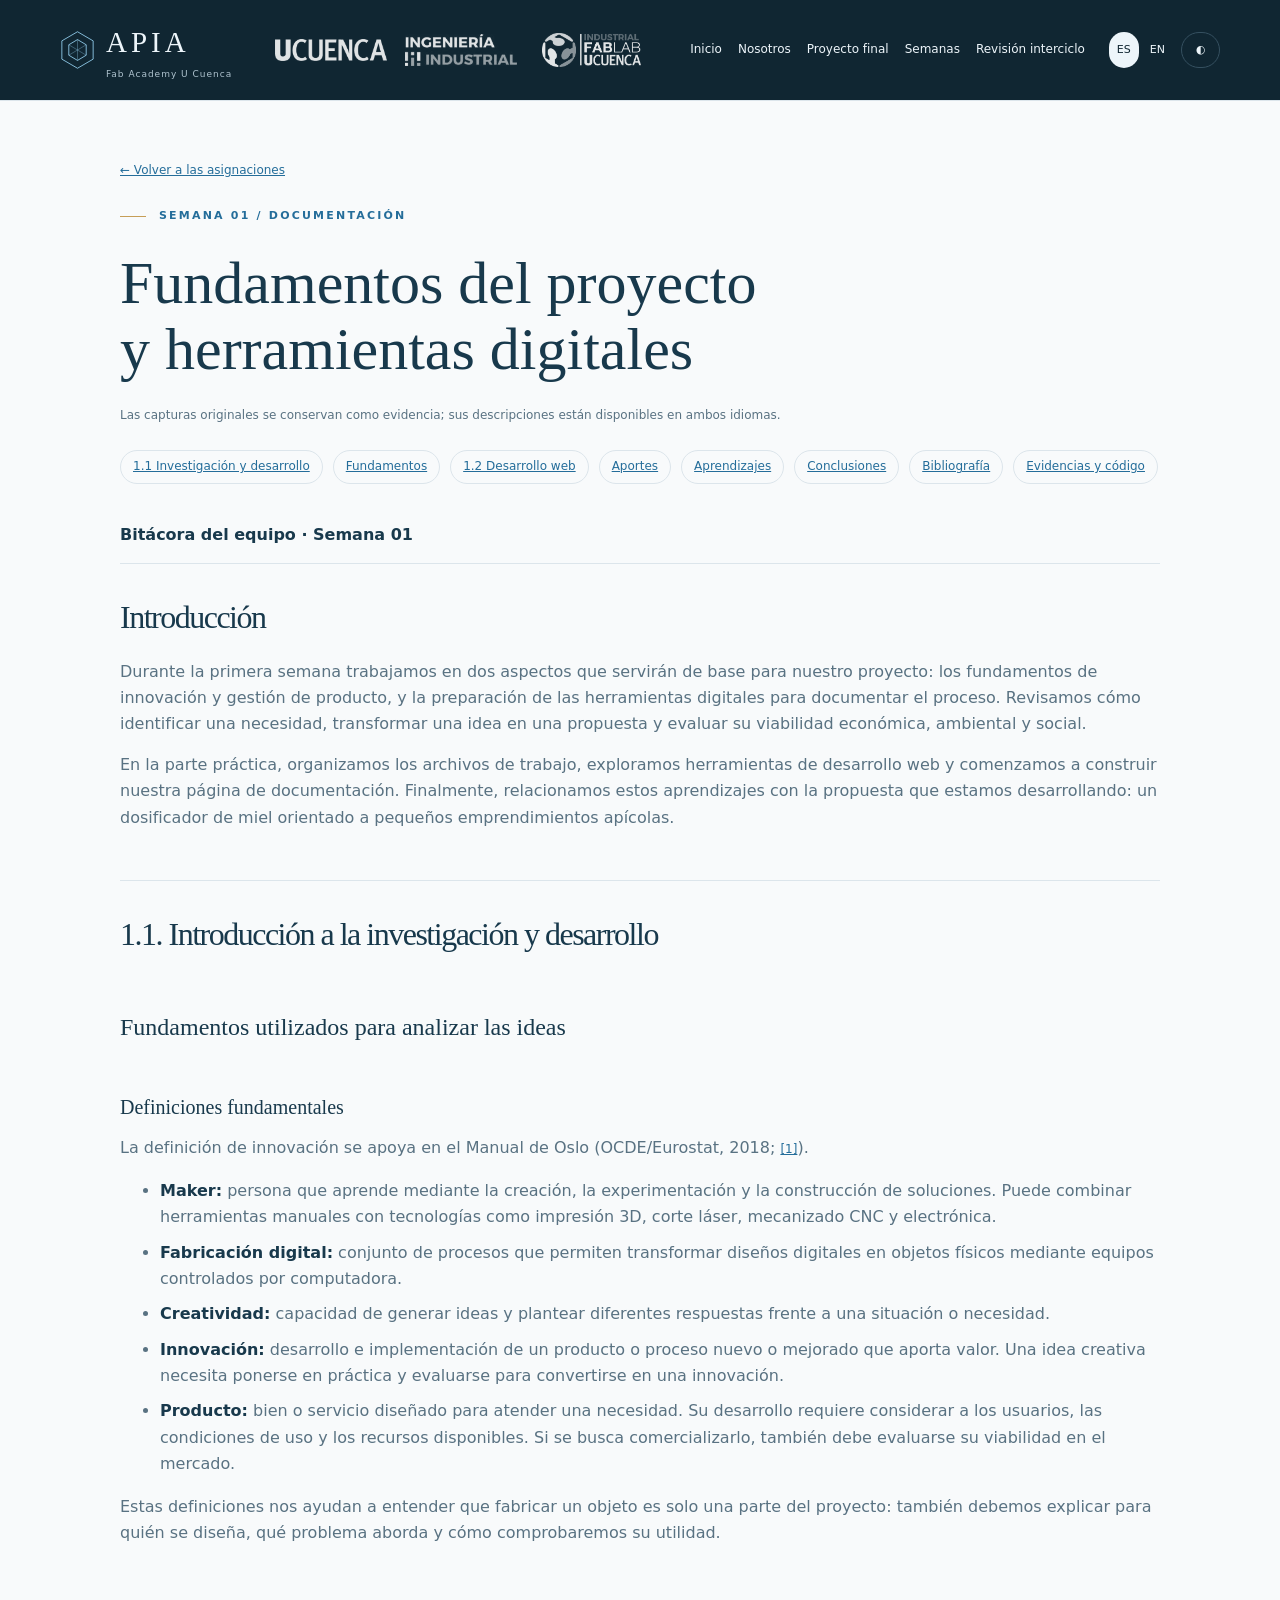
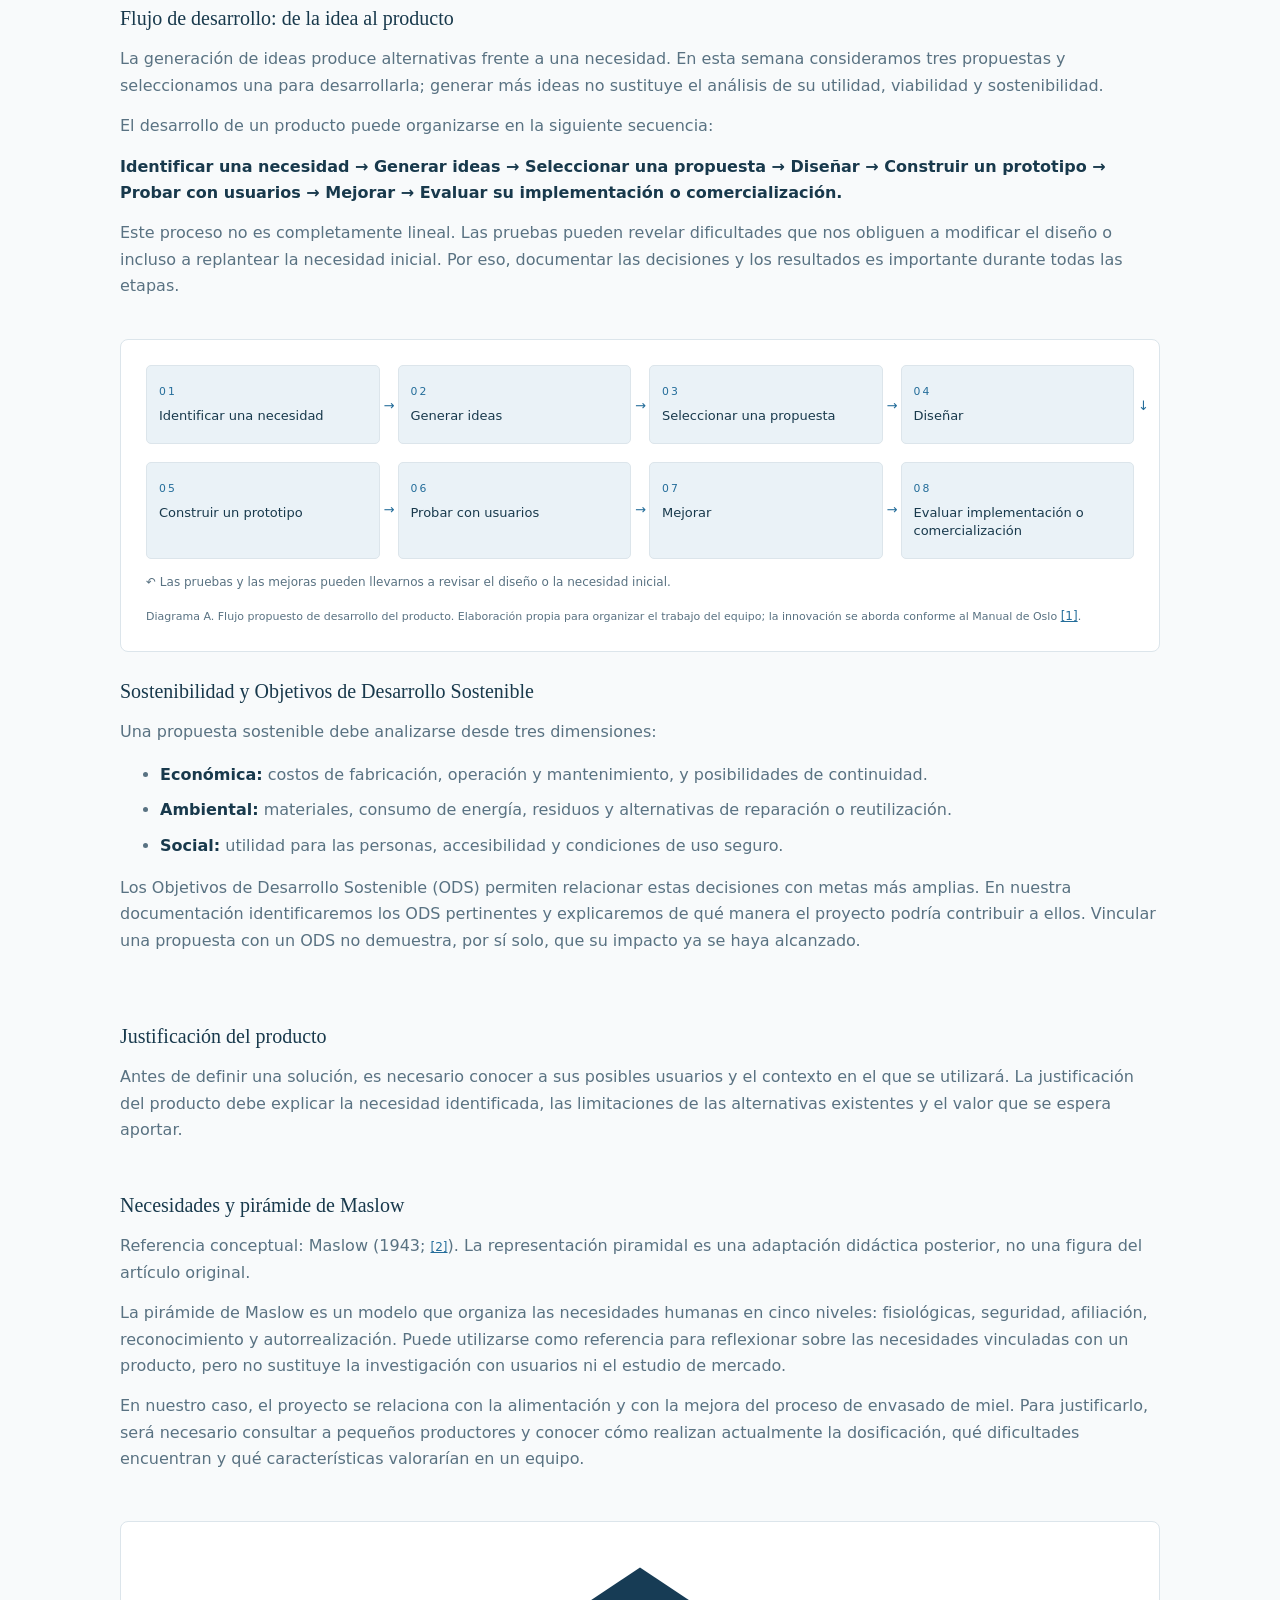
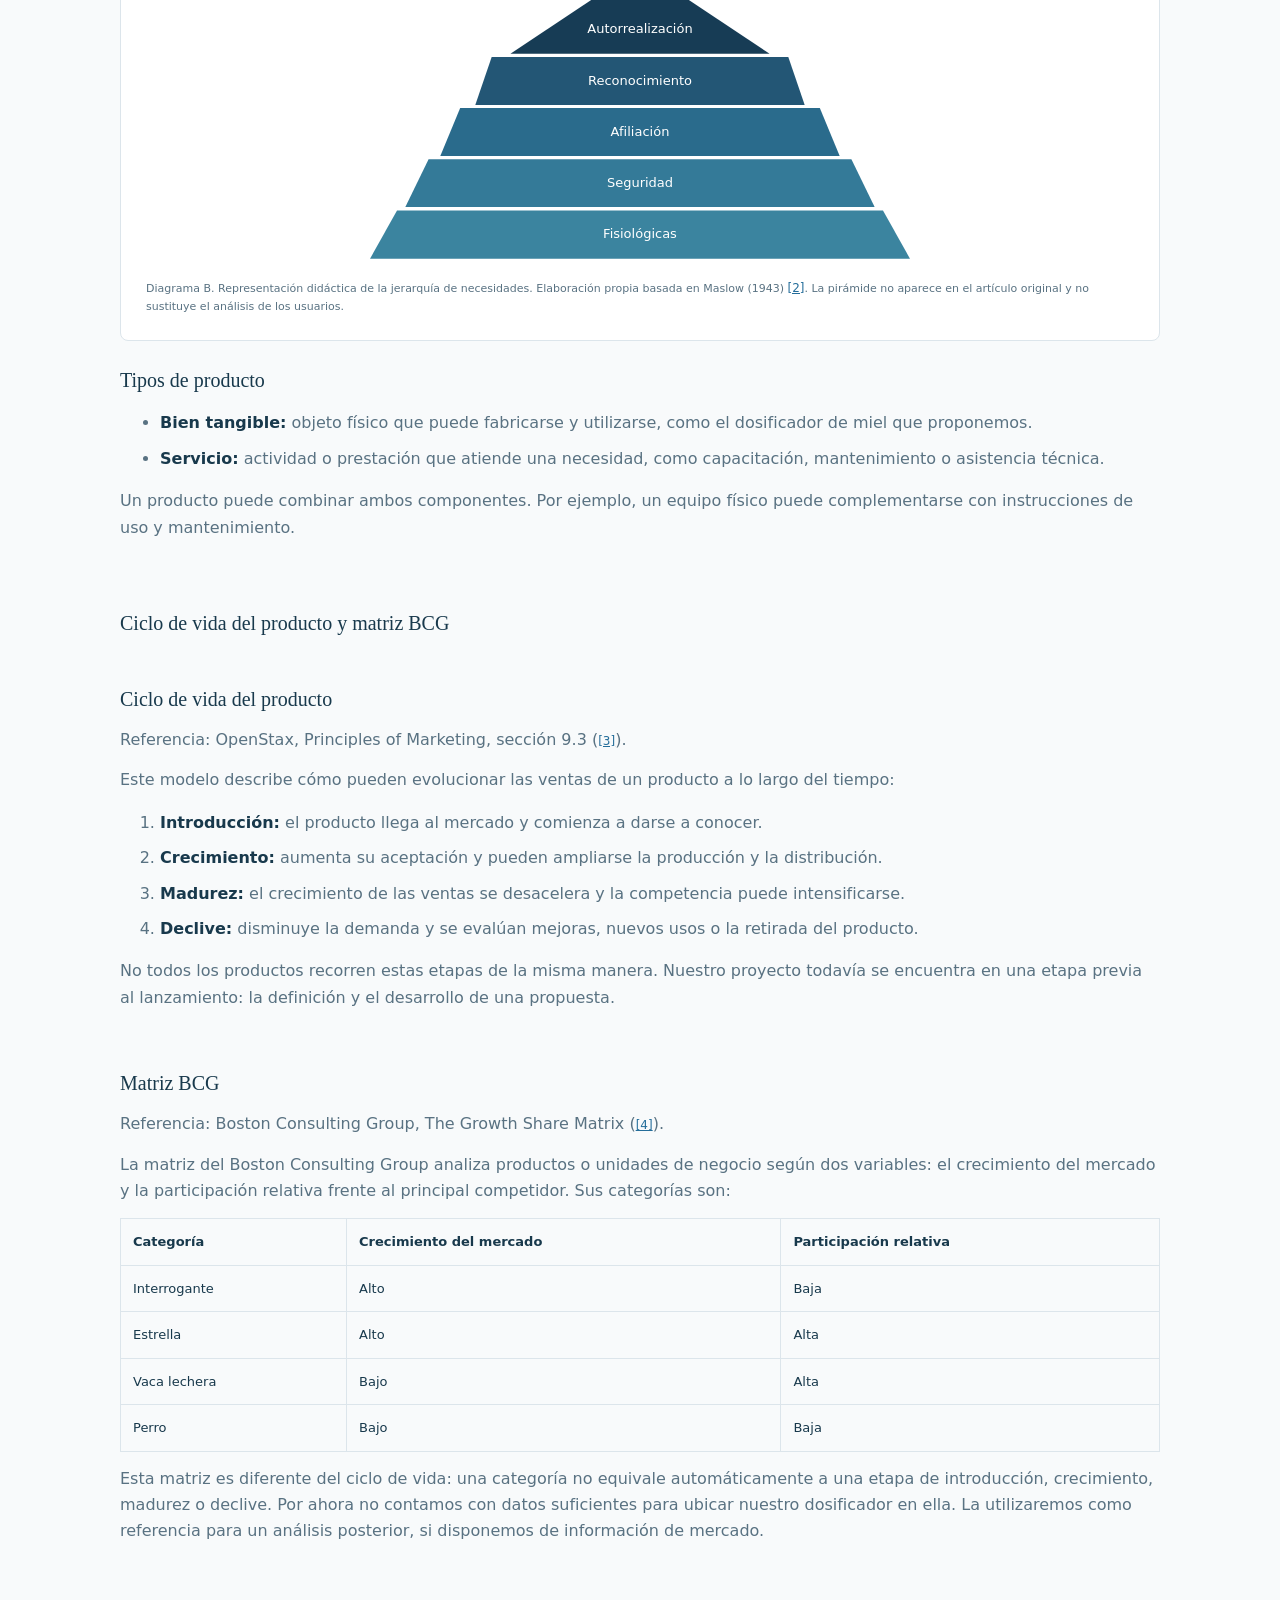
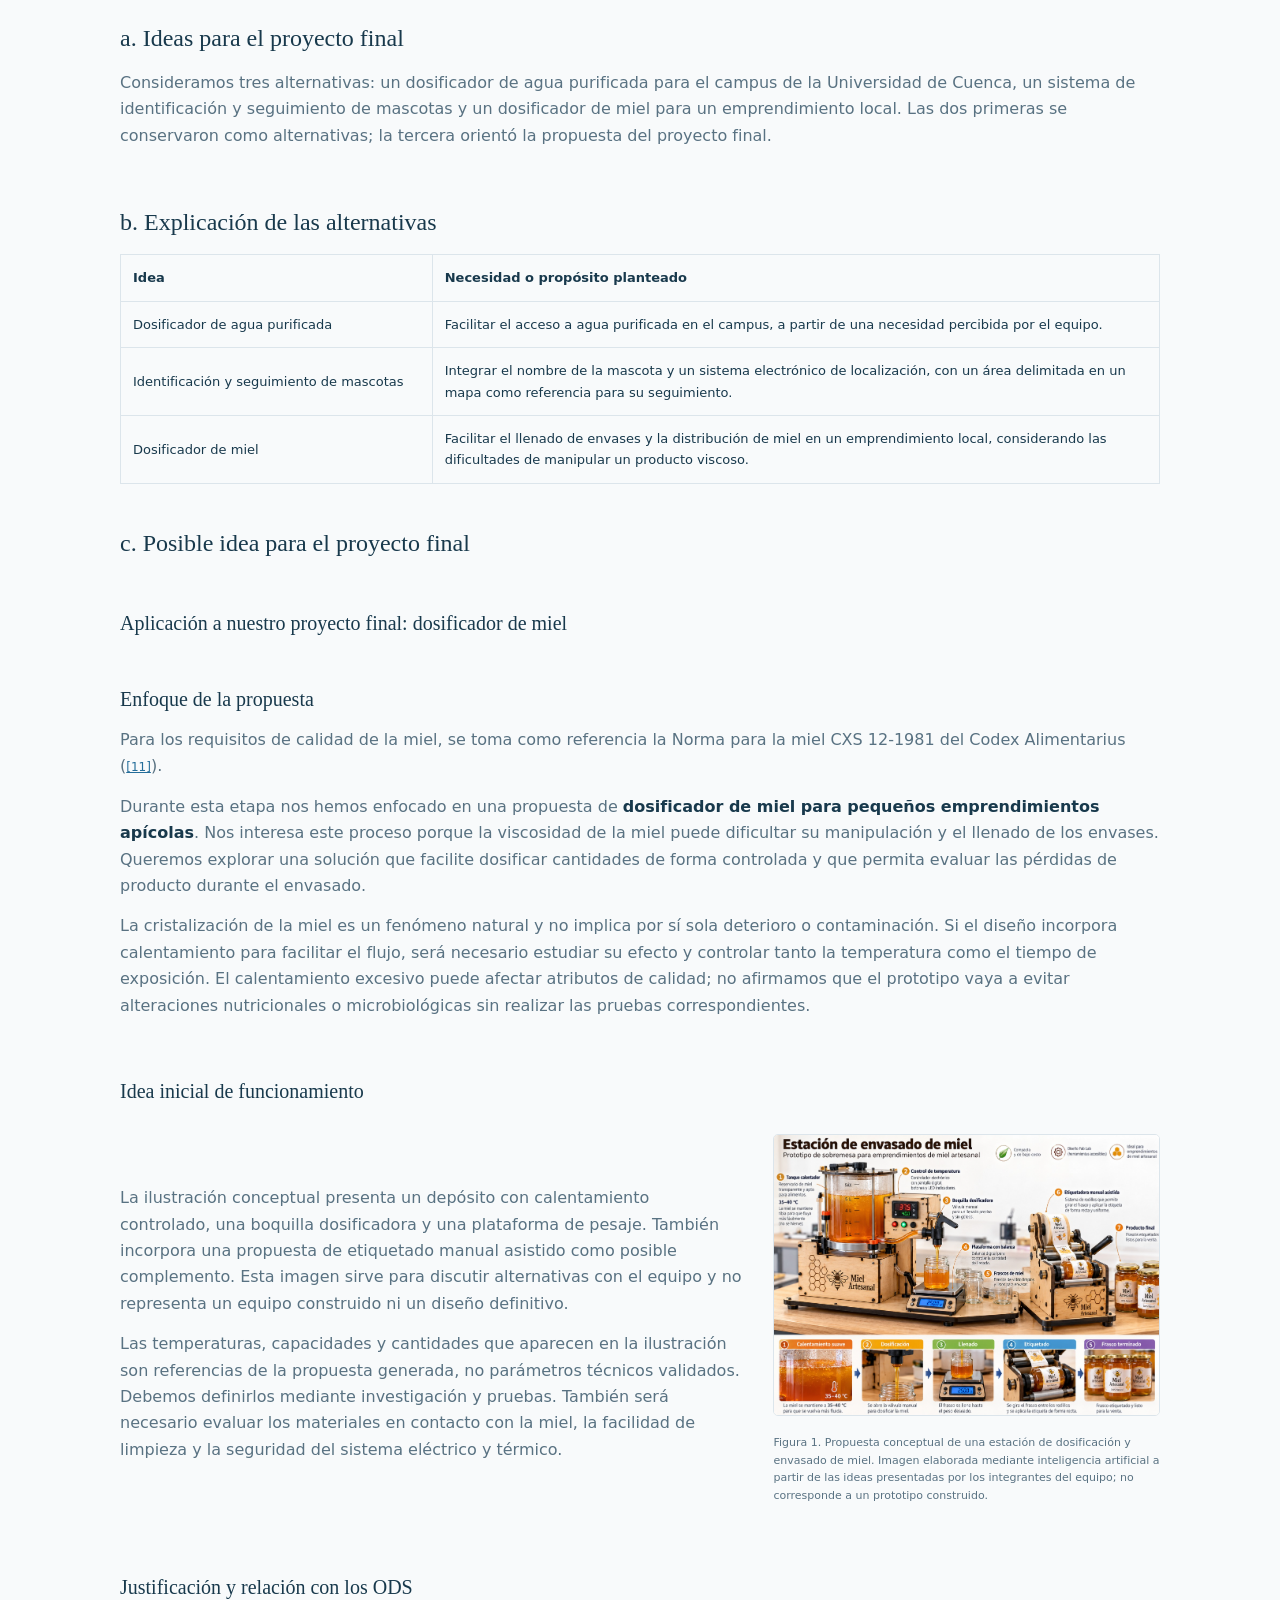
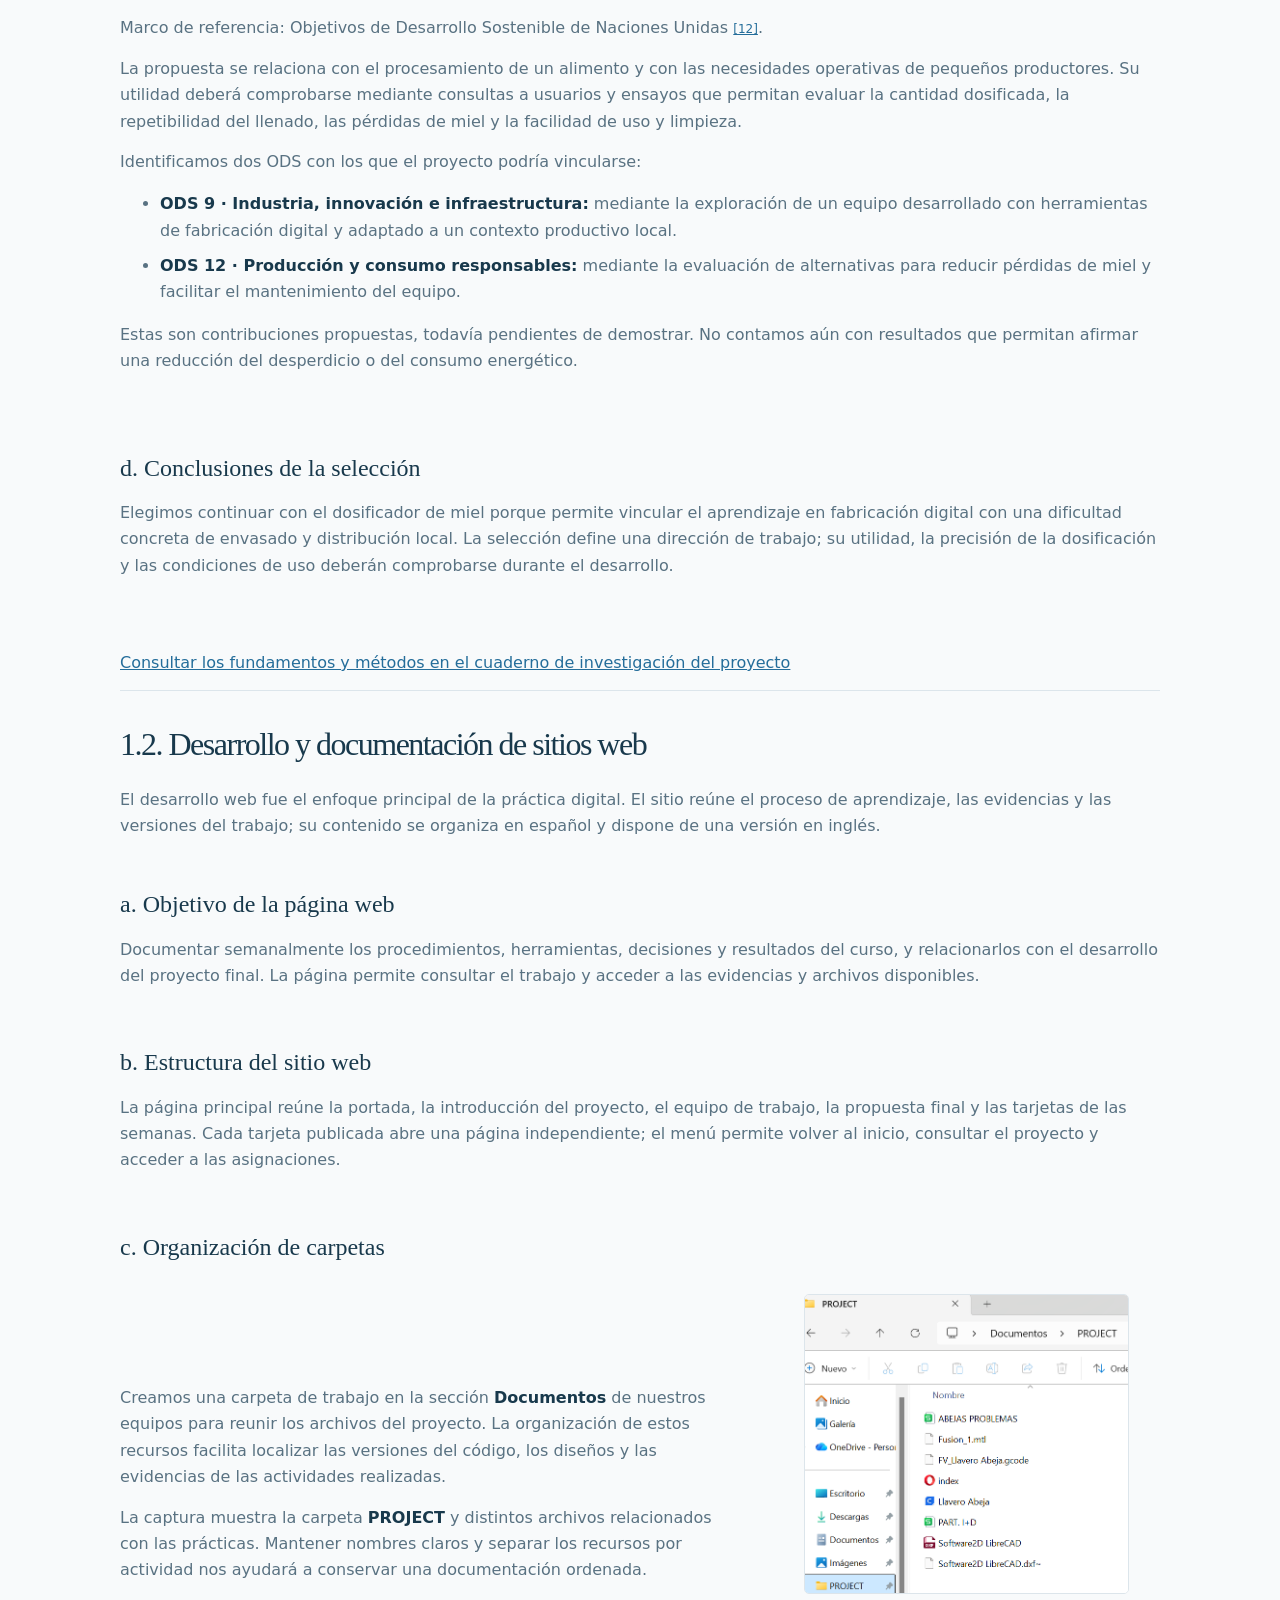
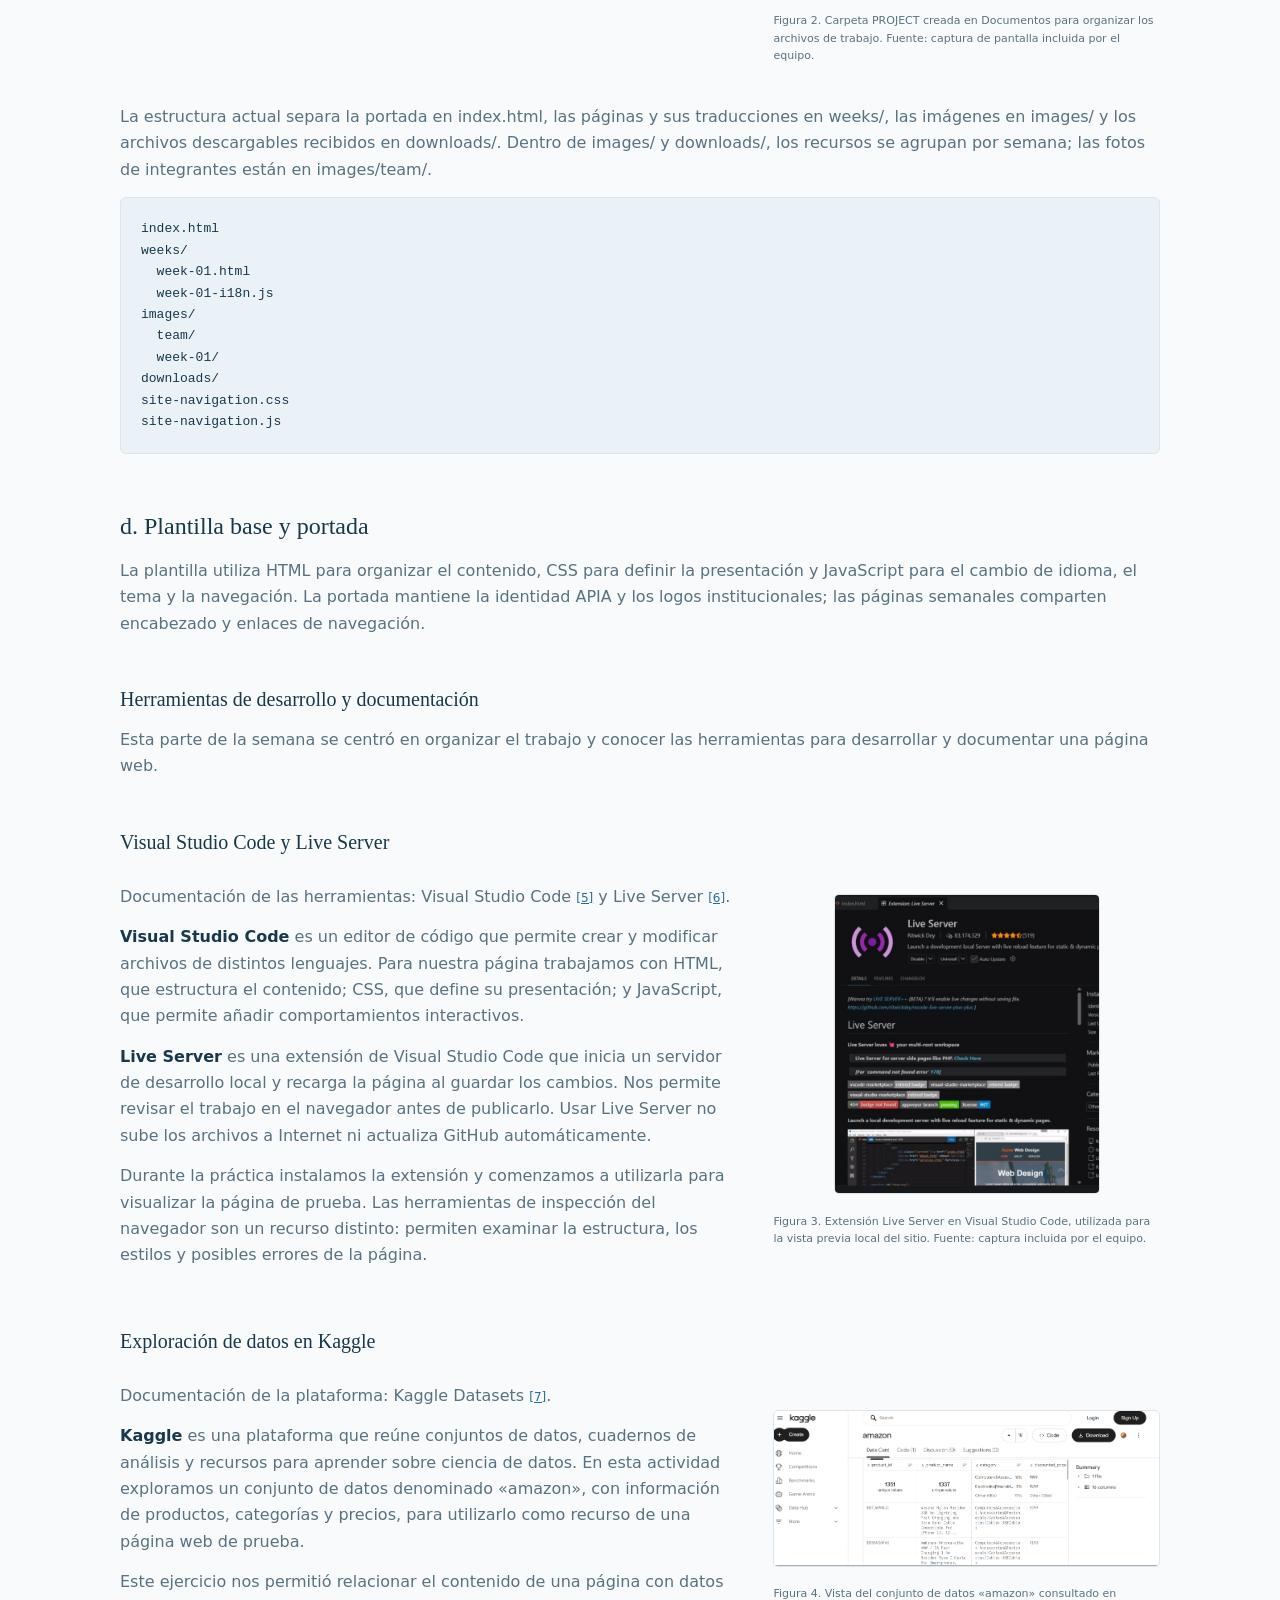
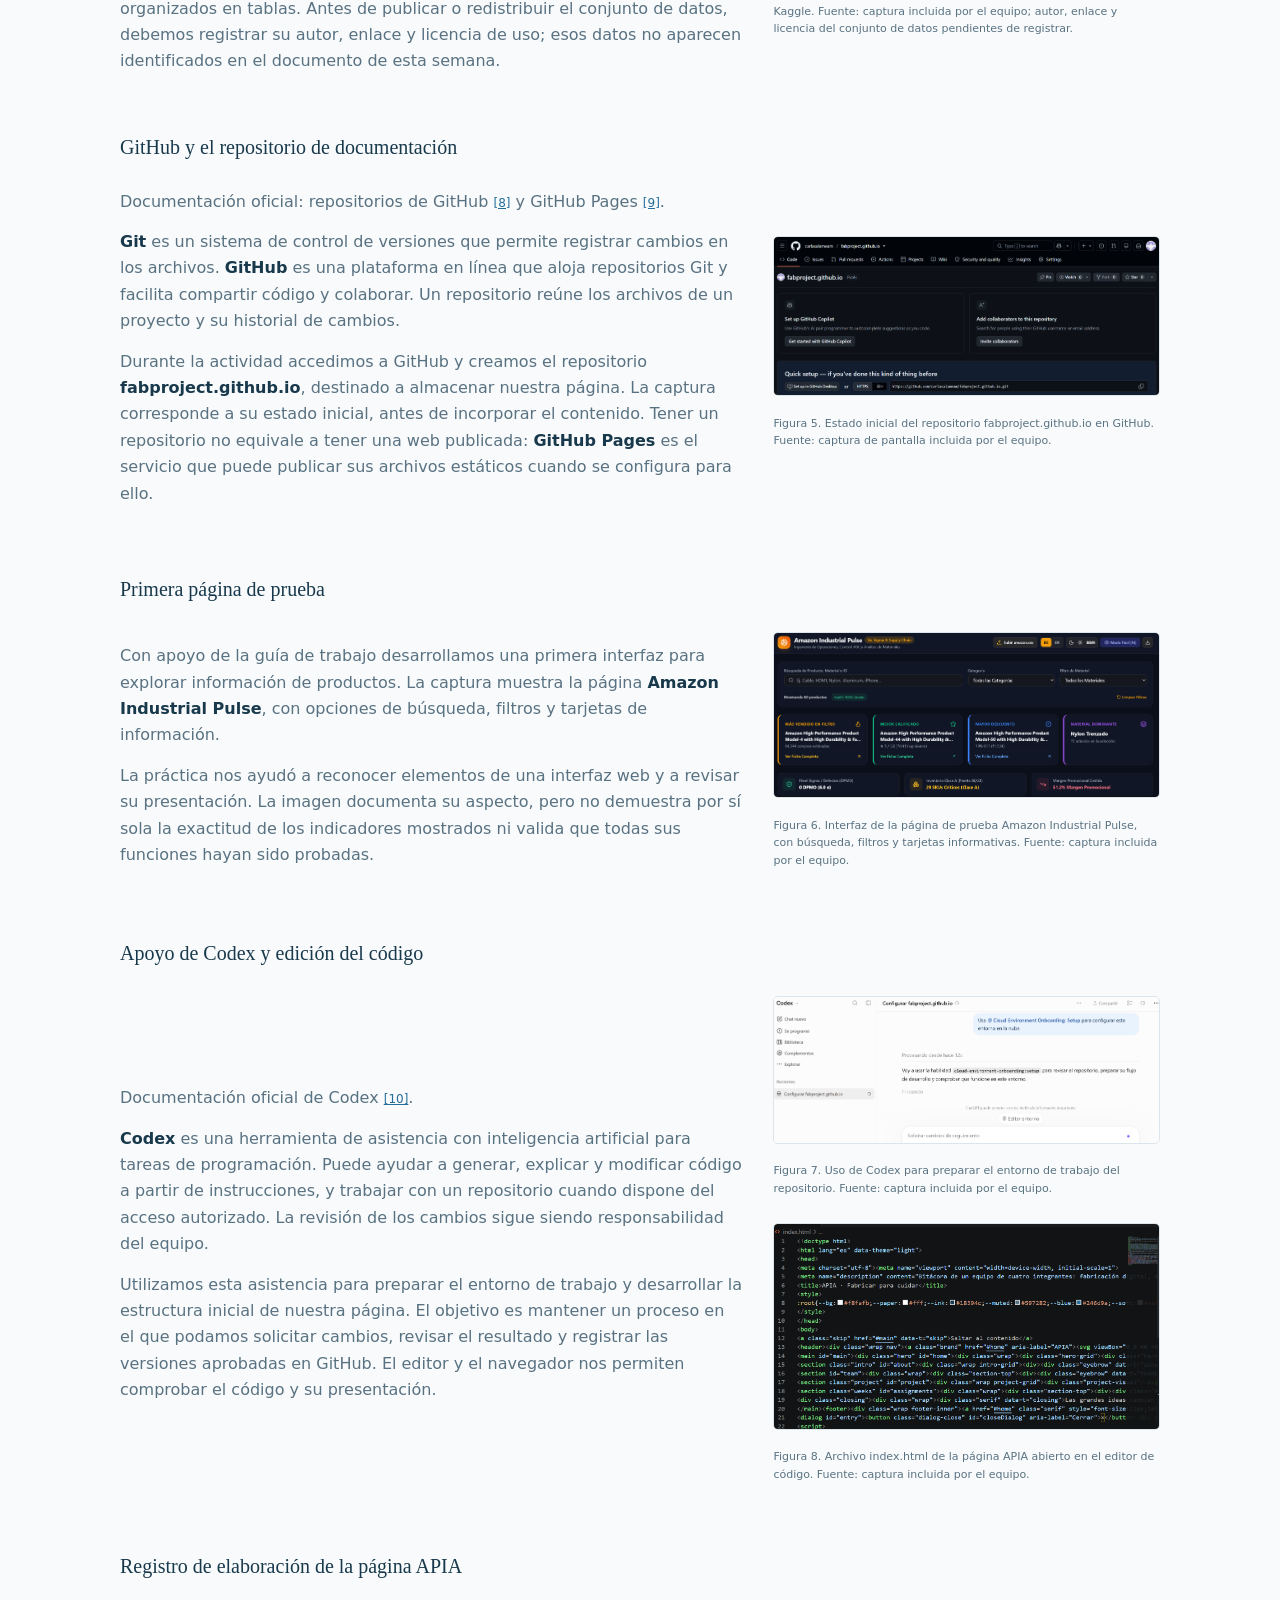
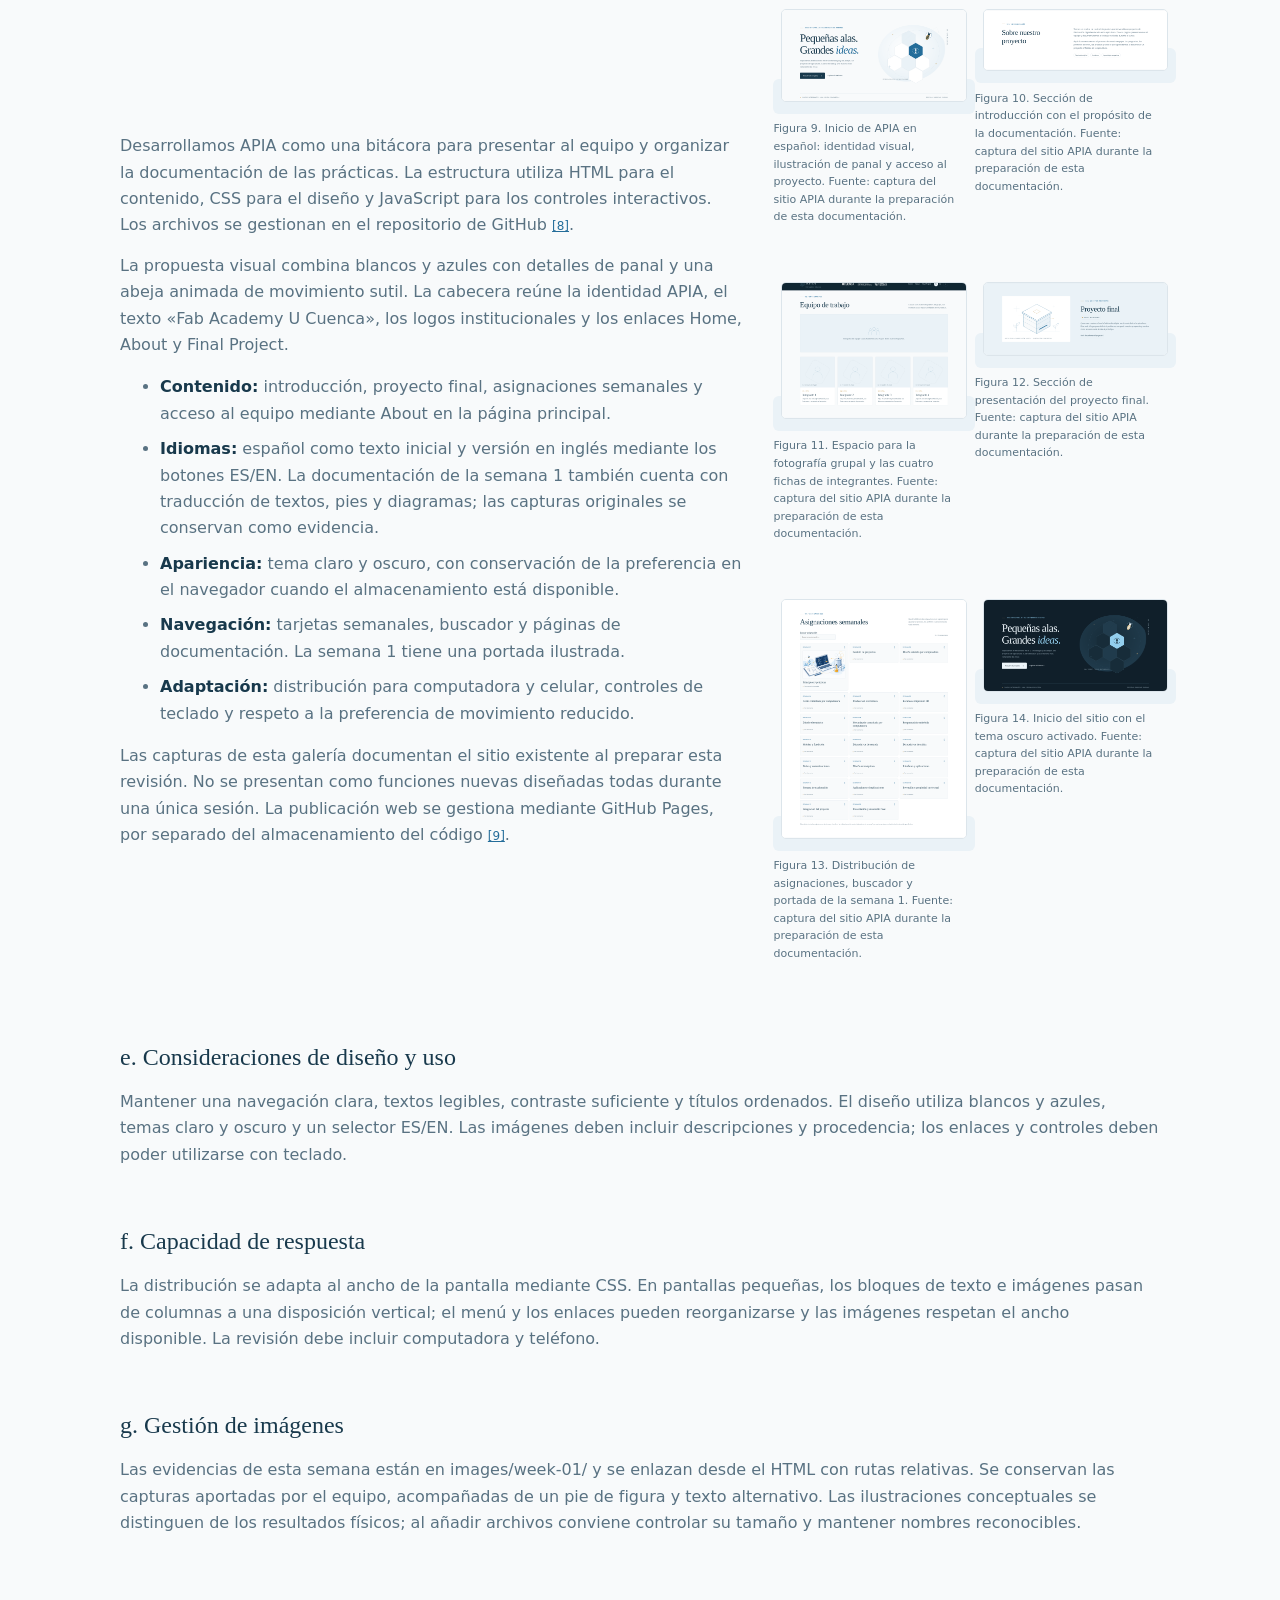
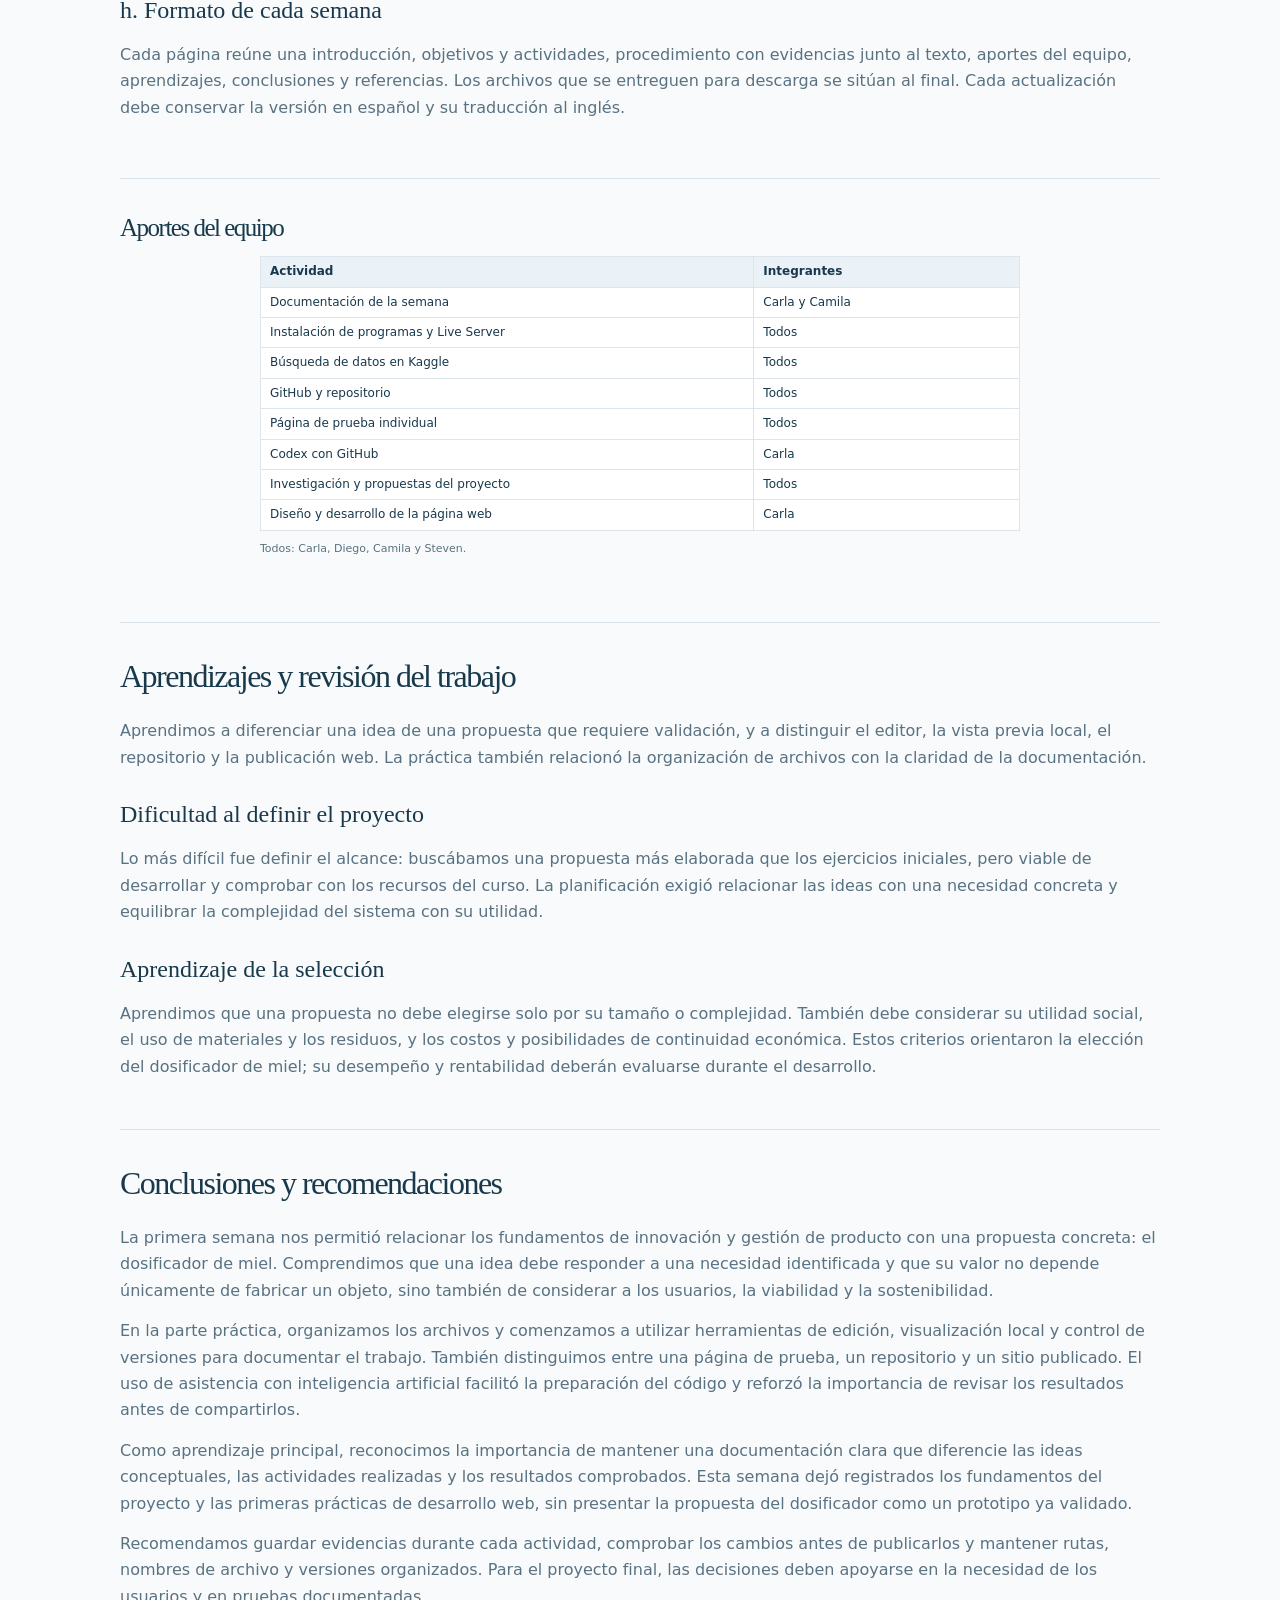
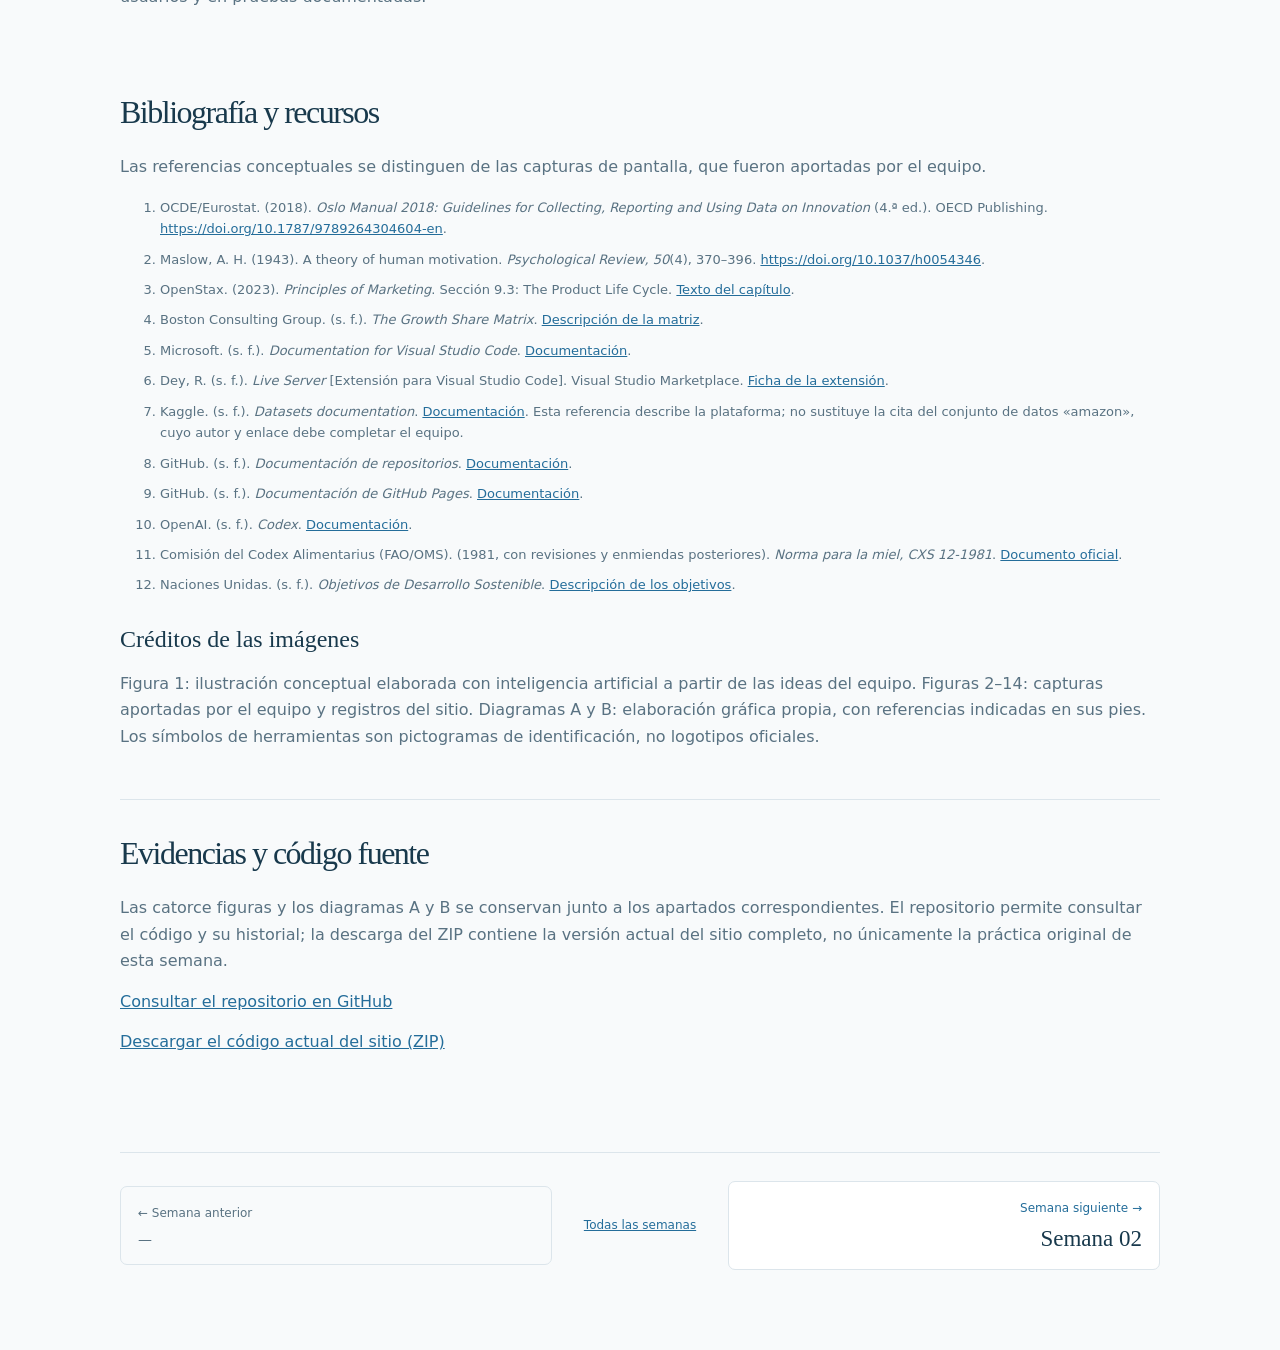
<file: weeks/week-01.html>
<!doctype html>
<html lang="es" data-theme="light"><head><meta charset="utf-8"><meta name="viewport" content="width=device-width, initial-scale=1"><title>Semana 01 · APIA · Fab Academy U Cuenca</title><meta name="description" content="Semana 1: innovación, producto, herramientas digitales y propuesta de un dosificador de miel."><style>
:root{--bg:#f8fafb;--paper:#fff;--ink:#18394c;--muted:#597282;--blue:#246d9a;--soft:#eaf2f7;--line:#dce5eb;--gold:#c69e57;--header:rgba(248,250,251,.92);color-scheme:light}html[data-theme=dark]{--bg:#101f2a;--paper:#172c39;--ink:#edf5fa;--muted:#afc3cf;--blue:#93cfee;--soft:#203b4c;--line:#355060;--gold:#dfbc7d;--header:rgba(16,31,42,.94);color-scheme:dark}*{box-sizing:border-box}html{scroll-behavior:smooth;scroll-padding-top:110px}body{margin:0;background:var(--bg);color:var(--ink);font:16px/1.65 system-ui,-apple-system,BlinkMacSystemFont,"Segoe UI",sans-serif}button,a{-webkit-tap-highlight-color:transparent}a{color:inherit;text-decoration:none}button{font:inherit;cursor:pointer;color:inherit}button:focus-visible,a:focus-visible{outline:3px solid var(--gold);outline-offset:5px}button{border:0}h1,h2,h3,p{margin:0}h1,h2,.serif{font-family:Georgia,"Times New Roman",serif;font-weight:400}h2{font-size:clamp(36px,4.4vw,58px);line-height:1.13;letter-spacing:-1.5px}p{color:var(--muted)}.wrap{width:min(1160px,calc(100% - 64px));margin:auto}.eyebrow{font-size:11px;font-weight:650;text-transform:uppercase;letter-spacing:2.2px;color:var(--blue);display:flex;align-items:center;gap:13px}.eyebrow:before{content:"";width:26px;height:1px;background:var(--gold)}header{position:sticky;top:0;z-index:10;background:var(--header);backdrop-filter:blur(16px);border-bottom:1px solid var(--line)}.nav{display:flex;align-items:center;justify-content:space-between;min-height:88px;gap:24px}.brand{display:flex;align-items:center;gap:11px}.brand svg{width:35px;height:40px;color:var(--blue)}.brand strong{font-family:Georgia,serif;font-size:29px;letter-spacing:4px;font-weight:400}.brand small{display:block;font-size:8px;letter-spacing:1.8px;color:var(--muted);margin-top:-6px}.navlinks{display:flex;gap:28px;font-size:12px}.tools{display:flex;gap:8px;align-items:center}.tool{background:transparent;border:1px solid var(--line);border-radius:24px;min-width:39px;height:36px;font-size:11px;padding:0 11px}.tool.active{background:var(--ink);color:var(--bg);border-color:var(--ink)}.langs{display:flex;gap:3px}.langs .tool{border:0;min-width:30px;padding:0 8px}.hero{position:relative;overflow:hidden}.hero-grid{display:grid;grid-template-columns:1.08fr 1fr;gap:20px;align-items:center;min-height:655px;padding:70px 0 55px}.hero h1{font-size:clamp(55px,6.6vw,86px);line-height:1.06;letter-spacing:-3.5px;margin:26px 0}.hero h1 em{color:var(--blue);font-weight:400}.hero-copy>p{max-width:430px;font-size:15px}.actions{display:flex;gap:22px;align-items:center;margin-top:33px;flex-wrap:wrap}.primary{background:var(--ink);color:var(--bg);padding:14px 23px;border-radius:5px;font-size:12px;display:inline-flex;gap:24px;align-items:center}.textlink{font-size:12px;border-bottom:1px solid var(--line);padding:9px 0}.hero-art{position:relative;height:490px}.orb{position:absolute;inset:28px 0 0;border-radius:50%;background:radial-gradient(ellipse at 40% 40%,var(--paper),var(--soft) 65%,transparent 66%)}.hive-art{position:absolute;width:100%;height:100%;color:var(--blue);overflow:visible}.orbit{stroke:var(--blue);stroke-width:.8;stroke-dasharray:3 7;fill:none;opacity:.3}.hex{fill:var(--paper);stroke:var(--line);stroke-width:1.2}.hex-blue{fill:var(--blue);stroke:var(--blue)}.hex-soft{fill:var(--soft);stroke:var(--line)}.flying{animation:drift 8s ease-in-out infinite;transform-origin:340px 140px}.wing{animation:wing .23s ease-in-out infinite alternate;transform-box:fill-box;transform-origin:bottom center}.art-label{position:absolute;bottom:30px;left:35px;font-size:9px;letter-spacing:2px;color:var(--muted)}.art-note{position:absolute;right:0;top:62px;writing-mode:vertical-rl;font-size:9px;letter-spacing:2px;color:var(--muted)}.hero-bottom{border-top:1px solid var(--line);display:flex;justify-content:space-between;align-items:center;padding:20px 0;font-size:10px;color:var(--muted);letter-spacing:1.3px;text-transform:uppercase}.hero-bottom span:first-child{display:flex;gap:10px;align-items:center}.dot{width:6px;height:6px;border-radius:50%;background:var(--gold)}section{padding:100px 0;scroll-margin-top:20px}.intro{background:var(--paper);border-block:1px solid var(--line)}.intro-grid{display:grid;grid-template-columns:.8fr 1fr;gap:90px;align-items:start}.intro h2{margin-top:24px}.intro-text{padding-top:35px}.intro-text p+p{margin-top:18px}.pillars{display:flex;gap:10px;flex-wrap:wrap;margin-top:28px}.pill{font-size:10px;border:1px solid var(--line);border-radius:20px;padding:6px 12px;letter-spacing:.5px}.section-top{display:flex;justify-content:space-between;gap:36px;align-items:end;margin-bottom:40px}.section-top h2{margin-top:20px}.section-top>p{max-width:310px;font-size:13px}.team-grid{display:grid;grid-template-columns:repeat(4,1fr);gap:20px}.person{background:var(--paper);border:1px solid var(--line);border-radius:7px;overflow:hidden}.portrait{height:240px;position:relative;background:var(--soft);display:grid;place-items:center;overflow:hidden}.portrait:before{content:"";width:150px;height:150px;border:1px solid var(--line);transform:rotate(30deg);border-radius:28px}.portrait svg{position:absolute;width:94px;height:115px;color:var(--blue);opacity:.3}.portrait img{position:absolute;width:100%;height:100%;object-fit:cover}.photo-label{position:absolute;bottom:13px;left:15px;font-size:8px;text-transform:uppercase;letter-spacing:1.8px;color:var(--muted)}.person-copy{padding:20px}.person h3{font:22px Georgia,serif}.person-copy p{font-size:12px;margin-top:8px}.person-num{font-size:10px;color:var(--gold);letter-spacing:1px;display:block;margin-bottom:9px}.project{background:var(--soft);border-block:1px solid var(--line)}.project-grid{display:grid;grid-template-columns:1fr 1fr;gap:80px;align-items:center}.project-visual{height:360px;border:1px solid var(--line);border-radius:7px;position:relative;display:grid;place-items:center;background:var(--paper);overflow:hidden}.project-visual svg{height:280px;width:90%;color:var(--blue)}.visual-caption{position:absolute;left:22px;bottom:18px;font-size:9px;letter-spacing:1.6px;color:var(--muted)}.project h2{margin:20px 0}.project p{font-size:14px}.status{display:inline-flex;align-items:center;gap:8px;padding:5px 10px;border:1px solid var(--line);border-radius:20px;font-size:9px;letter-spacing:.7px;margin-bottom:18px}.project .textlink{display:inline-block;margin-top:20px}.weeks{background:var(--paper)}.weeks-head{margin-bottom:28px;display:flex;justify-content:space-between;gap:16px;align-items:center}.search{border:1px solid var(--line);background:var(--bg);color:var(--ink);border-radius:5px;padding:11px 14px;font:12px system-ui;max-width:100%;width:280px}.week-count{font-size:11px;color:var(--muted)}.week-grid{display:grid;grid-template-columns:repeat(3,1fr);gap:14px}.week{padding:22px;text-align:left;background:var(--bg);border:1px solid var(--line);border-radius:6px;min-height:155px;transition:transform .2s,border-color .2s;display:flex;flex-direction:column;align-items:start}.week:hover{transform:translateY(-4px);border-color:var(--blue)}.week-top{display:flex;justify-content:space-between;width:100%;font-size:10px;color:var(--blue);letter-spacing:1px}.week-top .arrow{font-size:17px;line-height:1}.week h3{font:21px/1.2 Georgia,serif;margin:17px 0 13px}.week-status{font-size:9px;color:var(--muted);margin-top:auto;display:flex;gap:6px;align-items:center}.week-status:before{content:"";width:4px;height:4px;border:1px solid var(--gold);border-radius:50%}.calendar-note{font-size:11px;margin-top:22px}.empty{padding:30px 0;color:var(--muted)}.closing{padding:65px 0;text-align:center;border-top:1px solid var(--line)}.closing .serif{font-size:clamp(27px,4vw,42px)}.closing p{font-size:12px;margin-top:13px}footer{border-top:1px solid var(--line);padding:24px 0}.footer-inner{display:flex;justify-content:space-between;gap:20px;align-items:center;font-size:10px;color:var(--muted)}dialog{width:min(680px,calc(100% - 32px));max-height:85dvh;border:1px solid var(--line);background:var(--paper);color:var(--ink);border-radius:10px;padding:38px;box-shadow:0 30px 100px #0003}dialog::backdrop{background:#0b2439a6;backdrop-filter:blur(5px)}.dialog-close{float:right;background:var(--soft);border-radius:50%;width:35px;height:35px;font-size:24px;line-height:1}.dialog-label{font-size:10px;letter-spacing:1.6px;color:var(--blue);margin-bottom:20px}dialog h2{font-size:36px;margin:18px 0 24px}dialog h3{font:23px Georgia,serif;margin:24px 0 10px}dialog p{font-size:14px;white-space:pre-line}.skip{position:fixed;left:20px;top:-100px;z-index:30;background:var(--ink);color:var(--bg);padding:12px}.skip:focus{top:10px}@keyframes drift{0%,100%{transform:translate(0,0) rotate(-5deg)}50%{transform:translate(-18px,16px) rotate(6deg)}}@keyframes wing{to{transform:scaleX(.75) rotate(9deg)}}@media(min-width:1500px){.hero-grid{min-height:720px}}@media(max-width:900px){.navlinks{gap:15px;font-size:11px}.wrap{width:calc(100% - 40px)}.hero-grid{min-height:580px}.hero h1{font-size:62px}.hero-art{height:380px}.intro-grid,.project-grid{gap:40px}.team-grid{grid-template-columns:repeat(2,1fr)}.portrait{height:260px}}@media(max-width:620px){.nav{flex-wrap:wrap;gap:10px;padding:14px 0}.brand strong{font-size:24px}.brand svg{width:27px}.navlinks{order:3;width:100%;justify-content:space-between;padding-top:8px;border-top:1px solid var(--line);font-size:11px}.tool{height:32px}.hero-grid{grid-template-columns:1fr;padding:44px 0 10px;gap:0}.hero h1{font-size:62px;letter-spacing:-2.5px}.hero-copy>p{font-size:14px}.hero-art{height:340px;max-width:390px;width:100%;margin:0 auto}.art-label{left:15px;bottom:15px;font-size:8px}.art-note{font-size:8px}.hero-bottom{font-size:8px;gap:15px;letter-spacing:.6px}.hero-bottom>span:last-child{text-align:right}section{padding:64px 0}.intro-grid,.project-grid{grid-template-columns:1fr;gap:26px}.intro-text{padding:0}.section-top{display:block}.section-top>p{margin-top:20px}.team-grid{gap:12px}.portrait{height:180px}.person-copy{padding:14px}.person h3{font-size:19px}.person-copy p{font-size:11px}.project-visual{height:290px}.project-grid>.project-copy{order:-1}.week-grid{grid-template-columns:1fr 1fr;gap:10px}.week{padding:15px;min-height:155px}.week h3{font-size:19px}.weeks-head{align-items:start;flex-direction:column}.search{width:100%}.footer-inner{align-items:start}.footer-inner>span{max-width:190px;text-align:right}dialog{padding:24px}dialog h2{font-size:30px}}@media(prefers-reduced-motion:reduce){html{scroll-behavior:auto}*,*:before,*:after{animation:none!important;transition:none!important}}

.institution-bar{background:#fff;border-bottom:1px solid #dce5eb}.institutions{display:flex;justify-content:center;align-items:center;gap:38px;padding:15px 0}.institution{color:#143b60;font-family:Arial,sans-serif;font-weight:800;line-height:1.12;text-align:center;min-width:150px}.institution.uc{font-size:28px;letter-spacing:-1px}.institution small{display:block;font-size:9px;letter-spacing:1.3px;font-weight:500;margin-top:5px}.institution.industrial{font-size:17px;text-align:left;border-left:4px solid #b2303f;padding-left:12px}.institution.fablab{font-size:21px;border-left:1px solid #dce5eb;padding-left:30px}.group-photo{margin-bottom:35px;border:1px solid var(--line);border-radius:7px;background:var(--soft);min-height:300px;display:flex;align-items:center;justify-content:center;flex-direction:column;gap:14px;padding:30px;text-align:center}.group-photo svg{width:95px;height:75px;color:var(--blue);opacity:.5}.group-photo figcaption{font-size:13px;color:var(--muted)}.group-photo img{width:100%;max-height:480px;object-fit:cover;border-radius:4px}.group-photo.has-photo{padding:0;overflow:hidden}.group-photo.has-photo figcaption{padding:0 20px 20px}.group-photo{margin-inline:0}.navlinks{gap:22px}html{scroll-padding-top:190px}@media(max-width:620px){.institutions{gap:12px;padding:12px 0}.institution{min-width:0;flex:1}.institution.uc{font-size:19px}.institution.industrial{font-size:11px;padding-left:8px}.institution.fablab{font-size:15px;padding-left:10px}.institution small{font-size:7px;letter-spacing:.5px}.group-photo{min-height:230px}.navlinks{gap:15px;justify-content:center}html{scroll-padding-top:210px}}
/* Los archivos originales se conservan; el contenedor solo limita sus márgenes blancos. */
.institutions{gap:24px;padding:12px 0}.institution{position:relative;width:210px;max-width:210px;min-width:0;height:80px;overflow:hidden;background:#fff;flex:1;border:1px solid #e7edf1;border-radius:6px}.institution img{position:absolute;left:50%;top:50%;transform:translate(-50%,-50%);width:calc(100% - 26px);height:auto;display:block;max-width:184px}@media(max-width:620px){.institutions{gap:9px;padding:10px 0}.institution{height:55px}.institution img{width:calc(100% - 12px)}}
/* Logos integrados en la barra principal, sin franja ni tarjetas. */
header{background:#102632;color:#edf5fa}.nav{gap:24px;min-height:100px}.brand{flex-shrink:0}.brand small{color:#afc3cf;font-size:9px;letter-spacing:1px;margin-top:0}.brand svg{color:#93cfee}.institutions{display:flex;align-items:center;gap:18px;padding:0;flex:1;justify-content:center;min-width:0}.institution{flex:0 1 112px;width:112px;max-width:112px;height:46px;border:0;border-radius:0;background:transparent}.institution img{width:100%;max-width:none;filter:grayscale(1) invert(1);mix-blend-mode:screen}.navlinks{flex-shrink:0;color:#edf5fa;gap:20px}.tools{flex-shrink:0}.tool{border-color:#355060;color:#edf5fa}.tool.active{background:#edf5fa;color:#102632;border-color:#edf5fa}html{scroll-padding-top:125px}@media(max-width:1000px){.nav{gap:14px;flex-wrap:wrap;padding:16px 0}.institutions{order:2;flex:0 0 100%;gap:24px}.navlinks{margin-left:auto}.tools{order:1}.institution{height:42px;flex-basis:105px;max-width:105px}html{scroll-padding-top:180px}}@media(max-width:620px){.nav{gap:12px}.brand{margin-right:auto}.navlinks{order:3;width:100%;margin:0;padding-top:10px;border-top:1px solid #355060}.institutions{gap:18px}.institution{height:36px;flex-basis:90px;max-width:90px}.tools{order:0}html{scroll-padding-top:210px}}
</style><style>.week-document{max-width:1100px;margin:auto;padding:55px 30px 80px}.week-document h1{font-size:clamp(36px,5vw,60px);line-height:1.1;margin:24px 0}.week-document h2{font-size:32px;margin:0 0 24px}.week-document h3{font:24px/1.3 Georgia,serif;margin:28px 0 16px}.week-document section{padding:35px 0;scroll-margin-top:150px}.week-document section.level2{border-top:1px solid var(--line)}.week-document section.level3{padding:8px 0}.week-document p{margin:14px 0}.week-document li{margin:9px 0;color:var(--muted)}.week-document strong{color:var(--ink)}.week-document a{color:var(--blue);text-decoration:underline;overflow-wrap:anywhere}.week-document .back{font-size:12px}.week-intro{margin-bottom:38px}.week-document figure{margin:15px 0 25px}.week-document img{width:auto;max-width:100%;height:auto;max-height:300px;object-fit:contain;border:1px solid var(--line);border-radius:5px;background:#fff}.week-document figcaption{font-size:11px;line-height:1.6;color:var(--muted);margin-top:10px}.evidence{display:grid;grid-template-columns:minmax(0,1fr) minmax(240px,.62fr);gap:30px;align-items:start}.evidence aside{text-align:center}.evidence figcaption{text-align:left}.week-document table{border-collapse:collapse;width:100%;font-size:13px}.week-document td,.week-document th{padding:12px;border:1px solid var(--line);text-align:left}.bibliography li{font-size:13px}.citation{font-size:12px}.diagram{background:var(--paper);border:1px solid var(--line);border-radius:8px;padding:25px}.flow{display:grid;grid-template-columns:repeat(4,1fr);gap:18px}.flow-step{padding:18px 12px;background:var(--soft);border:1px solid var(--line);border-radius:5px;position:relative;line-height:1.4;font-size:13px}.flow-step small{display:block;color:var(--blue);margin-bottom:8px;letter-spacing:2px}.flow-step:not(:last-child):after{content:'→';position:absolute;right:-16px;top:40%;color:var(--blue)}.flow-step:nth-child(4):after{content:'↓'}.feedback{font-size:12px}.pyramid{max-width:540px;margin:20px auto;display:flex;flex-direction:column;align-items:center;gap:3px}.tier{padding:16px 2px;text-align:center;color:#fff;line-height:1.25;font-size:13px;clip-path:polygon(5% 0,95% 0,100% 100%,0 100%)}.t1{width:48%;background:#173c55;clip-path:polygon(50% 0,100% 100%,0 100%);padding-top:54px}.t2{width:61%;background:#235675}.t3{width:74%;background:#2a6b8c}.t4{width:87%;background:#347a98}.t5{width:100%;background:#3b849f}.program-icon{display:inline-grid;place-items:center;width:36px;height:36px;margin-right:9px;font:17px system-ui;background:var(--soft);color:var(--blue);border-radius:8px;vertical-align:middle}.week-toc{display:flex;flex-wrap:wrap;gap:10px;margin:25px 0;font-size:12px}.week-toc a{padding:6px 12px;border:1px solid var(--line);border-radius:20px}.language-note{font-size:12px}.week-document .diagram img{max-height:none}@media(max-width:650px){.week-document{padding:30px 20px}.evidence{grid-template-columns:1fr;gap:0}.evidence aside{max-width:380px;width:100%;margin:auto}.flow{grid-template-columns:1fr 1fr;gap:16px}.flow-step:nth-child(2n):after{content:'↓'}.tier{font-size:11px}.diagram{padding:14px}.week-document h2{font-size:28px}.week-document table{font-size:11px}.week-document td,.week-document th{padding:7px}}@media print{header,.week-toc,.back{display:none}.week-document{padding:0}section{break-inside:auto}figure{break-inside:avoid}}</style><link rel="stylesheet" href="../site-navigation.css?v=4"><style>.contributions-table{overflow-x:auto}.contributions-table th:first-child,.contributions-table td:first-child{width:65%;min-width:150px}.contributions-table td{vertical-align:middle}</style><style>.week-document h4{font:20px/1.4 Georgia,serif;margin:24px 0 14px}.week-document .level3 .level3{padding:10px 0}.week-document pre{max-width:100%;overflow:auto;padding:20px;background:var(--soft);border:1px solid var(--line);border-radius:6px;font-size:13px}.week-team-grid{display:grid;grid-template-columns:repeat(2,minmax(0,1fr));gap:22px}.week-member{min-width:0;padding:20px;border:1px solid var(--line);border-radius:8px;background:var(--paper)}.week-document .week-member img{width:100%;height:240px;max-height:240px;object-fit:cover}.week-document .week-member h3{font-size:22px}.week-document .week-member p{font-size:14px}.week-document .ideas-table{table-layout:fixed}.ideas-table th:first-child{width:30%}.ideas-table td{overflow-wrap:anywhere}@media(max-width:650px){.week-team-grid{grid-template-columns:1fr}.week-document .week-member img{height:280px;max-height:280px}}</style><style>.week-document .gallery{display:grid;grid-template-columns:repeat(2,minmax(0,1fr));gap:16px}.week-document .gallery figure{min-width:0}.week-document .gallery-open{width:100%;padding:8px;background:var(--soft);border-radius:6px}.week-document .gallery-open span{display:none}.week-document .gallery-open img{max-width:100%;height:auto}.week-document .gallery figcaption{font-size:11px}@media(max-width:650px){.week-document .gallery{grid-template-columns:1fr}}</style><link rel="stylesheet" href="../contributions.css?v=2"></head><body><a class="skip" href="#main">Saltar al contenido</a><header><div class="wrap nav"><a class="brand" href="../index.html#home" aria-label="APIA"><svg viewbox="0 0 40 46" fill="none" aria-hidden="true"><path d="M20 2 38 12.5v21L20 44 2 33.5v-21Z" stroke="currentColor"></path><path d="M20 11 30 17v12L20 35 10 29V17Z" stroke="currentColor"></path><path d="M20 11v24M10 17l20 12M30 17 10 29" stroke="currentColor" opacity=".4"></path></svg><span><strong>APIA</strong><small data-t="brand">Fab Academy U Cuenca</small></span></a><div class="institutions" aria-label="Instituciones"><div class="institution"><img src="../images/header/ucuenca.webp" alt="Universidad de Cuenca" width="360" height="69" decoding="async"></div><div class="institution"><img src="../images/header/ingenieria-industrial.webp" alt="Ingeniería Industrial" width="193" height="56" decoding="async"></div><div class="institution"><img src="../images/header/fablab-ucuenca.webp" alt="Industrial FabLab UCuenca" width="349" height="120" decoding="async"></div></div><nav class="navlinks" aria-label="Principal"><a href="../index.html#home" data-nav-label="home">Inicio</a><a href="../index.html#about" data-nav-label="about">Nosotros</a><a href="../index.html#project" data-nav-label="project">Proyecto final</a><a href="../index.html#assignments" data-nav-label="weeks">Semanas</a><a href="../midterm-review.html" data-nav-label="midterm">Revisión interciclo</a></nav><div class="tools"><div class="langs"><button class="tool active" id="es" lang="es" aria-label="Español" aria-pressed="true">ES</button><button class="tool" id="en" lang="en" aria-label="English" aria-pressed="false">EN</button></div><button class="tool" id="theme" aria-label="Activar tema oscuro" aria-pressed="false">◐</button></div></div></header><main id="main" class="week-document"><div class="week-intro"><a class="back" href="../index.html#assignments">← Volver a las asignaciones</a><div class="eyebrow" style="margin-top:25px">SEMANA 01 / DOCUMENTACIÓN</div><h1>Fundamentos del proyecto<br>y herramientas digitales</h1><p id="languageNote" class="language-note"></p><nav class="week-toc" aria-label="Contenido de la semana"><a href="#investigacion-desarrollo">1.1 Investigación y desarrollo</a><a href="#fundamentos-investigacion">Fundamentos</a><a href="#desarrollo-documentacion-web">1.2 Desarrollo web</a><a href="#aportes-equipo">Aportes</a><a href="#aprendizajes-semana-01">Aprendizajes</a><a href="#conclusion-semana-01">Conclusiones</a><a href="#bibliografia">Bibliografía</a><a href="#evidencias-codigo">Evidencias y código</a></nav></div><p><strong>Bitácora del equipo · Semana 01</strong></p>
<section id="introducción" class="level2">
<h2>Introducción</h2>
<p>Durante la primera semana trabajamos en dos aspectos que servirán de
base para nuestro proyecto: los fundamentos de innovación y gestión de
producto, y la preparación de las herramientas digitales para documentar
el proceso. Revisamos cómo identificar una necesidad, transformar una
idea en una propuesta y evaluar su viabilidad económica, ambiental y
social.</p>
<p>En la parte práctica, organizamos los archivos de trabajo, exploramos
herramientas de desarrollo web y comenzamos a construir nuestra página
de documentación. Finalmente, relacionamos estos aprendizajes con la
propuesta que estamos desarrollando: un dosificador de miel orientado a
pequeños emprendimientos apícolas.</p>
</section>
<section id="investigacion-desarrollo" class="level2"><h2>1.1. Introducción a la investigación y desarrollo</h2><section id="fundamentos-investigacion" class="level3"><h3>Fundamentos utilizados para analizar las ideas</h3><section id="definiciones-fundamentales" class="level3">
<h4>Definiciones fundamentales</h4>
<p>La definición de innovación se apoya en el Manual de Oslo
(OCDE/Eurostat, 2018; <a class="citation" href="#ref-1" aria-label="Referencia 1">[1]</a>).</p>
<ul>
<li><strong>Maker:</strong> persona que aprende mediante la creación, la
experimentación y la construcción de soluciones. Puede combinar
herramientas manuales con tecnologías como impresión 3D, corte láser,
mecanizado CNC y electrónica.</li>
<li><strong>Fabricación digital:</strong> conjunto de procesos que
permiten transformar diseños digitales en objetos físicos mediante
equipos controlados por computadora.</li>
<li><strong>Creatividad:</strong> capacidad de generar ideas y plantear
diferentes respuestas frente a una situación o necesidad.</li>
<li><strong>Innovación:</strong> desarrollo e implementación de un
producto o proceso nuevo o mejorado que aporta valor. Una idea creativa
necesita ponerse en práctica y evaluarse para convertirse en una
innovación.</li>
<li><strong>Producto:</strong> bien o servicio diseñado para atender una
necesidad. Su desarrollo requiere considerar a los usuarios, las
condiciones de uso y los recursos disponibles. Si se busca
comercializarlo, también debe evaluarse su viabilidad en el
mercado.</li>
</ul>
<p>Estas definiciones nos ayudan a entender que fabricar un objeto es
solo una parte del proyecto: también debemos explicar para quién se
diseña, qué problema aborda y cómo comprobaremos su utilidad.</p>
</section>
<section id="flujo-de-desarrollo-de-la-idea-al-producto" class="level3">
<h4>Flujo de desarrollo: de la idea al producto</h4>
<p>La generación de ideas produce alternativas frente a una necesidad. En esta semana consideramos tres propuestas y seleccionamos una para desarrollarla; generar más ideas no sustituye el análisis de su utilidad, viabilidad y sostenibilidad.</p><p>El desarrollo de un producto puede organizarse en la siguiente
secuencia:</p>
<p><strong>Identificar una necesidad → Generar ideas → Seleccionar una
propuesta → Diseñar → Construir un prototipo → Probar con usuarios →
Mejorar → Evaluar su implementación o comercialización.</strong></p>
<p>Este proceso no es completamente lineal. Las pruebas pueden revelar
dificultades que nos obliguen a modificar el diseño o incluso a
replantear la necesidad inicial. Por eso, documentar las decisiones y
los resultados es importante durante todas las etapas.</p>
<section id="sostenibilidad-y-objetivos-de-desarrollo-sostenible" class="level3">
<figure class="diagram"><div class="flow" role="img" aria-label="Proceso: identificar una necesidad, generar ideas, seleccionar una propuesta, diseñar, construir un prototipo, probar con usuarios, mejorar, evaluar implementación o comercialización. Las pruebas permiten volver al diseño."><div class="flow-step"><small>01</small><span>Identificar una necesidad</span></div><div class="flow-step"><small>02</small><span>Generar ideas</span></div><div class="flow-step"><small>03</small><span>Seleccionar una propuesta</span></div><div class="flow-step"><small>04</small><span>Diseñar</span></div><div class="flow-step"><small>05</small><span>Construir un prototipo</span></div><div class="flow-step"><small>06</small><span>Probar con usuarios</span></div><div class="flow-step"><small>07</small><span>Mejorar</span></div><div class="flow-step"><small>08</small><span>Evaluar implementación o comercialización</span></div></div><p class="feedback">↶ Las pruebas y las mejoras pueden llevarnos a revisar el diseño o la necesidad inicial.</p><figcaption>Diagrama A. Flujo propuesto de desarrollo del producto. Elaboración propia para organizar el trabajo del equipo; la innovación se aborda conforme al Manual de Oslo <a class="citation" href="#ref-1" aria-label="Referencia 1">[1]</a>.</figcaption></figure><h4>Sostenibilidad y Objetivos de Desarrollo Sostenible</h4>
<p>Una propuesta sostenible debe analizarse desde tres dimensiones:</p>
<ul>
<li><strong>Económica:</strong> costos de fabricación, operación y
mantenimiento, y posibilidades de continuidad.</li>
<li><strong>Ambiental:</strong> materiales, consumo de energía, residuos
y alternativas de reparación o reutilización.</li>
<li><strong>Social:</strong> utilidad para las personas, accesibilidad y
condiciones de uso seguro.</li>
</ul>
<p>Los Objetivos de Desarrollo Sostenible (ODS) permiten relacionar
estas decisiones con metas más amplias. En nuestra documentación
identificaremos los ODS pertinentes y explicaremos de qué manera el
proyecto podría contribuir a ellos. Vincular una propuesta con un ODS no
demuestra, por sí solo, que su impacto ya se haya alcanzado.</p>
</section>
</section>
<section id="justificación-del-producto" class="level3">
<h4>Justificación del producto</h4>
<p>Antes de definir una solución, es necesario conocer a sus posibles
usuarios y el contexto en el que se utilizará. La justificación del
producto debe explicar la necesidad identificada, las limitaciones de
las alternativas existentes y el valor que se espera aportar.</p>
<section id="necesidades-y-pirámide-de-maslow" class="level3">
<h4>Necesidades y pirámide de Maslow</h4>
<p>Referencia conceptual: Maslow (1943; <a class="citation" href="#ref-2" aria-label="Referencia 2">[2]</a>). La representación
piramidal es una adaptación didáctica posterior, no una figura del
artículo original.</p>
<p>La pirámide de Maslow es un modelo que organiza las necesidades
humanas en cinco niveles: fisiológicas, seguridad, afiliación,
reconocimiento y autorrealización. Puede utilizarse como referencia para
reflexionar sobre las necesidades vinculadas con un producto, pero no
sustituye la investigación con usuarios ni el estudio de mercado.</p>
<p>En nuestro caso, el proyecto se relaciona con la alimentación y con
la mejora del proceso de envasado de miel. Para justificarlo, será
necesario consultar a pequeños productores y conocer cómo realizan
actualmente la dosificación, qué dificultades encuentran y qué
características valorarían en un equipo.</p>
</section>
<section id="tipos-de-producto" class="level3">
<figure class="diagram"><div class="pyramid" role="img" aria-label="Jerarquía de necesidades, de la base a la cima: fisiológicas, seguridad, afiliación, reconocimiento y autorrealización."><div class="tier t1">Autorrealización</div><div class="tier t2">Reconocimiento</div><div class="tier t3">Afiliación</div><div class="tier t4">Seguridad</div><div class="tier t5">Fisiológicas</div></div><figcaption>Diagrama B. Representación didáctica de la jerarquía de necesidades. Elaboración propia basada en Maslow (1943) <a class="citation" href="#ref-2" aria-label="Referencia 2">[2]</a>. La pirámide no aparece en el artículo original y no sustituye el análisis de los usuarios.</figcaption></figure><h4>Tipos de producto</h4>
<ul>
<li><strong>Bien tangible:</strong> objeto físico que puede fabricarse y
utilizarse, como el dosificador de miel que proponemos.</li>
<li><strong>Servicio:</strong> actividad o prestación que atiende una
necesidad, como capacitación, mantenimiento o asistencia técnica.</li>
</ul>
<p>Un producto puede combinar ambos componentes. Por ejemplo, un equipo
físico puede complementarse con instrucciones de uso y
mantenimiento.</p>
</section>
</section>
<section id="ciclo-de-vida-del-producto-y-matriz-bcg" class="level3">
<h4>Ciclo de vida del producto y matriz BCG</h4>
<section id="ciclo-de-vida-del-producto" class="level3">
<h4>Ciclo de vida del producto</h4>
<p>Referencia: OpenStax, Principles of Marketing, sección 9.3 (<a class="citation" href="#ref-3" aria-label="Referencia 3">[3]</a>).</p>
<p>Este modelo describe cómo pueden evolucionar las ventas de un
producto a lo largo del tiempo:</p>
<ol type="1">
<li><strong>Introducción:</strong> el producto llega al mercado y
comienza a darse a conocer.</li>
<li><strong>Crecimiento:</strong> aumenta su aceptación y pueden
ampliarse la producción y la distribución.</li>
<li><strong>Madurez:</strong> el crecimiento de las ventas se desacelera
y la competencia puede intensificarse.</li>
<li><strong>Declive:</strong> disminuye la demanda y se evalúan mejoras,
nuevos usos o la retirada del producto.</li>
</ol>
<p>No todos los productos recorren estas etapas de la misma manera.
Nuestro proyecto todavía se encuentra en una etapa previa al
lanzamiento: la definición y el desarrollo de una propuesta.</p>
</section>
<section id="matriz-bcg" class="level3">
<h4>Matriz BCG</h4>
<p>Referencia: Boston Consulting Group, The Growth Share Matrix
(<a class="citation" href="#ref-4" aria-label="Referencia 4">[4]</a>).</p>
<p>La matriz del Boston Consulting Group analiza productos o unidades de
negocio según dos variables: el crecimiento del mercado y la
participación relativa frente al principal competidor. Sus categorías
son:</p>
<table>
<thead>
<tr class="header">
<th>Categoría</th>
<th>Crecimiento del mercado</th>
<th>Participación relativa</th>
</tr>
</thead>
<tbody>
<tr class="odd">
<td>Interrogante</td>
<td>Alto</td>
<td>Baja</td>
</tr>
<tr class="even">
<td>Estrella</td>
<td>Alto</td>
<td>Alta</td>
</tr>
<tr class="odd">
<td>Vaca lechera</td>
<td>Bajo</td>
<td>Alta</td>
</tr>
<tr class="even">
<td>Perro</td>
<td>Bajo</td>
<td>Baja</td>
</tr>
</tbody>
</table>
<p>Esta matriz es diferente del ciclo de vida: una categoría no equivale
automáticamente a una etapa de introducción, crecimiento, madurez o
declive. Por ahora no contamos con datos suficientes para ubicar nuestro
dosificador en ella. La utilizaremos como referencia para un análisis
posterior, si disponemos de información de mercado.</p>
</section>
</section>
</section>
<section id="ideas-proyecto" class="level3"><h3>a. Ideas para el proyecto final</h3><p>Consideramos tres alternativas: un dosificador de agua purificada para el campus de la Universidad de Cuenca, un sistema de identificación y seguimiento de mascotas y un dosificador de miel para un emprendimiento local. Las dos primeras se conservaron como alternativas; la tercera orientó la propuesta del proyecto final.</p></section><section id="explicacion-ideas" class="level3"><h3>b. Explicación de las alternativas</h3><table class="ideas-table"><thead><tr><th scope="col">Idea</th><th scope="col">Necesidad o propósito planteado</th></tr></thead><tbody><tr><td>Dosificador de agua purificada</td><td>Facilitar el acceso a agua purificada en el campus, a partir de una necesidad percibida por el equipo.</td></tr><tr><td>Identificación y seguimiento de mascotas</td><td>Integrar el nombre de la mascota y un sistema electrónico de localización, con un área delimitada en un mapa como referencia para su seguimiento.</td></tr><tr><td>Dosificador de miel</td><td>Facilitar el llenado de envases y la distribución de miel en un emprendimiento local, considerando las dificultades de manipular un producto viscoso.</td></tr></tbody></table></section><section id="seleccion-proyecto" class="level3"><h3>c. Posible idea para el proyecto final</h3><section id="aplicación-a-nuestro-proyecto-final-dosificador-de-miel" class="level3">
<h4>Aplicación a nuestro proyecto final: dosificador de miel</h4>
<section id="enfoque-de-la-propuesta" class="level3">
<h4>Enfoque de la propuesta</h4>
<p>Para los requisitos de calidad de la miel, se toma como referencia la
Norma para la miel CXS 12-1981 del Codex Alimentarius (<a class="citation" href="#ref-11" aria-label="Referencia 11">[11]</a>).</p>
<p>Durante esta etapa nos hemos enfocado en una propuesta de
<strong>dosificador de miel para pequeños emprendimientos
apícolas</strong>. Nos interesa este proceso porque la viscosidad de la
miel puede dificultar su manipulación y el llenado de los envases.
Queremos explorar una solución que facilite dosificar cantidades de
forma controlada y que permita evaluar las pérdidas de producto durante
el envasado.</p>
<p>La cristalización de la miel es un fenómeno natural y no implica por
sí sola deterioro o contaminación. Si el diseño incorpora calentamiento
para facilitar el flujo, será necesario estudiar su efecto y controlar
tanto la temperatura como el tiempo de exposición. El calentamiento
excesivo puede afectar atributos de calidad; no afirmamos que el
prototipo vaya a evitar alteraciones nutricionales o microbiológicas sin
realizar las pruebas correspondientes.</p>
</section>
<section id="idea-inicial-de-funcionamiento" class="level3"><h4>Idea inicial de funcionamiento</h4><div class="evidence"><div>

<p>La ilustración conceptual presenta un depósito con calentamiento
controlado, una boquilla dosificadora y una plataforma de pesaje.
También incorpora una propuesta de etiquetado manual asistido como
posible complemento. Esta imagen sirve para discutir alternativas con el
equipo y no representa un equipo construido ni un diseño definitivo.</p>
<p>Las temperaturas, capacidades y cantidades que aparecen en la
ilustración son referencias de la propuesta generada, no parámetros
técnicos validados. Debemos definirlos mediante investigación y pruebas.
También será necesario evaluar los materiales en contacto con la miel,
la facilidad de limpieza y la seguridad del sistema eléctrico y
térmico.</p>

</div><aside><figure>
<img src="../images/week-01/image8.png" width="430" alt="Figura 1. Propuesta conceptual de una estación de dosificación y envasado de miel. Imagen elaborada mediante inteligencia artificial a partir de las ideas presentadas por los integrantes del equipo; no corresponde a un prototipo construido.">
<figcaption aria-hidden="true">Figura 1. Propuesta conceptual de una estación de dosificación y envasado de miel. Imagen elaborada mediante inteligencia artificial a partir de las ideas presentadas por los integrantes del equipo; no corresponde a un prototipo construido.</figcaption>
</figure></aside></div></section>
<section id="justificación-y-relación-con-los-ods" class="level3">
<h4>Justificación y relación con los ODS</h4>
<p>Marco de referencia: Objetivos de Desarrollo Sostenible de Naciones
Unidas <a class="citation" href="#ref-12" aria-label="Referencia 12">[12]</a>.</p>
<p>La propuesta se relaciona con el procesamiento de un alimento y con
las necesidades operativas de pequeños productores. Su utilidad deberá
comprobarse mediante consultas a usuarios y ensayos que permitan evaluar
la cantidad dosificada, la repetibilidad del llenado, las pérdidas de
miel y la facilidad de uso y limpieza.</p>
<p>Identificamos dos ODS con los que el proyecto podría vincularse:</p>
<ul>
<li><strong>ODS 9 · Industria, innovación e infraestructura:</strong>
mediante la exploración de un equipo desarrollado con herramientas de
fabricación digital y adaptado a un contexto productivo local.</li>
<li><strong>ODS 12 · Producción y consumo responsables:</strong>
mediante la evaluación de alternativas para reducir pérdidas de miel y
facilitar el mantenimiento del equipo.</li>
</ul>
<p>Estas son contribuciones propuestas, todavía pendientes de demostrar.
No contamos aún con resultados que permitan afirmar una reducción del
desperdicio o del consumo energético.</p>
</section>

</section>
</section><section id="conclusiones-seleccion" class="level3"><h3>d. Conclusiones de la selección</h3><p>Elegimos continuar con el dosificador de miel porque permite vincular el aprendizaje en fabricación digital con una dificultad concreta de envasado y distribución local. La selección define una dirección de trabajo; su utilidad, la precisión de la dosificación y las condiciones de uso deberán comprobarse durante el desarrollo.</p></section></section><p><a href="../project.html">Consultar los fundamentos y métodos en el cuaderno de investigación del proyecto</a></p><section id="desarrollo-documentacion-web" class="level2"><h2>1.2. Desarrollo y documentación de sitios web</h2><p>El desarrollo web fue el enfoque principal de la práctica digital. El sitio reúne el proceso de aprendizaje, las evidencias y las versiones del trabajo; su contenido se organiza en español y dispone de una versión en inglés.</p><section id="objetivo-web" class="level3"><h3>a. Objetivo de la página web</h3><p>Documentar semanalmente los procedimientos, herramientas, decisiones y resultados del curso, y relacionarlos con el desarrollo del proyecto final. La página permite consultar el trabajo y acceder a las evidencias y archivos disponibles.</p></section><section id="estructura-web" class="level3"><h3>b. Estructura del sitio web</h3><p>La página principal reúne la portada, la introducción del proyecto, el equipo de trabajo, la propuesta final y las tarjetas de las semanas. Cada tarjeta publicada abre una página independiente; el menú permite volver al inicio, consultar el proyecto y acceder a las asignaciones.</p></section><section id="organización-de-la-carpeta-del-proyecto" class="level3"><h3>c. Organización de carpetas</h3><div class="evidence"><div>

<p>Creamos una carpeta de trabajo en la sección
<strong>Documentos</strong> de nuestros equipos para reunir los archivos
del proyecto. La organización de estos recursos facilita localizar las
versiones del código, los diseños y las evidencias de las actividades
realizadas.</p>
<p>La captura muestra la carpeta <strong>PROJECT</strong> y distintos
archivos relacionados con las prácticas. Mantener nombres claros y
separar los recursos por actividad nos ayudará a conservar una
documentación ordenada.</p>

</div><aside><figure>
<img src="../images/week-01/image1.png" width="240" alt="Figura 2. Carpeta PROJECT creada en Documentos para organizar los archivos de trabajo. Fuente: captura de pantalla incluida por el equipo.">
<figcaption aria-hidden="true">Figura 2. Carpeta PROJECT creada en Documentos para organizar los archivos de trabajo. Fuente: captura de pantalla incluida por el equipo.</figcaption>
</figure></aside></div><p>La estructura actual separa la portada en index.html, las páginas y sus traducciones en weeks/, las imágenes en images/ y los archivos descargables recibidos en downloads/. Dentro de images/ y downloads/, los recursos se agrupan por semana; las fotos de integrantes están en images/team/.</p><pre><code>index.html
weeks/
  week-01.html
  week-01-i18n.js
images/
  team/
  week-01/
downloads/
site-navigation.css
site-navigation.js</code></pre></section>
<section id="plantilla-base" class="level3"><h3>d. Plantilla base y portada</h3><p>La plantilla utiliza HTML para organizar el contenido, CSS para definir la presentación y JavaScript para el cambio de idioma, el tema y la navegación. La portada mantiene la identidad APIA y los logos institucionales; las páginas semanales comparten encabezado y enlaces de navegación.</p><section id="programación-digital-inicial" class="level3">
<h4>Herramientas de desarrollo y documentación</h4>
<p>Esta parte de la semana se centró en organizar el trabajo y conocer
las herramientas para desarrollar y documentar una página web.</p>
<section id="visual-studio-code-y-live-server" class="level3"><h4>Visual Studio Code y Live Server</h4><div class="evidence"><div>

<p>Documentación de las herramientas: Visual Studio Code <a class="citation" href="#ref-5" aria-label="Referencia 5">[5]</a> y Live
Server <a class="citation" href="#ref-6" aria-label="Referencia 6">[6]</a>.</p>
<p><strong>Visual Studio Code</strong> es un editor de código que
permite crear y modificar archivos de distintos lenguajes. Para nuestra
página trabajamos con HTML, que estructura el contenido; CSS, que define
su presentación; y JavaScript, que permite añadir comportamientos
interactivos.</p>
<p><strong>Live Server</strong> es una extensión de Visual Studio Code
que inicia un servidor de desarrollo local y recarga la página al
guardar los cambios. Nos permite revisar el trabajo en el navegador
antes de publicarlo. Usar Live Server no sube los archivos a Internet ni
actualiza GitHub automáticamente.</p>
<p>Durante la práctica instalamos la extensión y comenzamos a utilizarla
para visualizar la página de prueba. Las herramientas de inspección del
navegador son un recurso distinto: permiten examinar la estructura, los
estilos y posibles errores de la página.</p>

</div><aside><figure>
<img src="../images/week-01/image2.jpeg" width="240" alt="Figura 3. Extensión Live Server en Visual Studio Code, utilizada para la vista previa local del sitio. Fuente: captura incluida por el equipo.">
<figcaption aria-hidden="true">Figura 3. Extensión Live Server en Visual Studio Code, utilizada para la vista previa local del sitio. Fuente: captura incluida por el equipo.</figcaption>
</figure></aside></div></section>
<section id="exploración-de-datos-en-kaggle" class="level3"><h4>Exploración de datos en Kaggle</h4><div class="evidence"><div>

<p>Documentación de la plataforma: Kaggle Datasets <a class="citation" href="#ref-7" aria-label="Referencia 7">[7]</a>.</p>
<p><strong>Kaggle</strong> es una plataforma que reúne conjuntos de
datos, cuadernos de análisis y recursos para aprender sobre ciencia de
datos. En esta actividad exploramos un conjunto de datos denominado
«amazon», con información de productos, categorías y precios, para
utilizarlo como recurso de una página web de prueba.</p>
<p>Este ejercicio nos permitió relacionar el contenido de una página con
datos organizados en tablas. Antes de publicar o redistribuir el
conjunto de datos, debemos registrar su autor, enlace y licencia de uso;
esos datos no aparecen identificados en el documento de esta semana.</p>

</div><aside><figure>
<img src="../images/week-01/image3.png" width="290" alt="Figura 4. Vista del conjunto de datos «amazon» consultado en Kaggle. Fuente: captura incluida por el equipo; autor, enlace y licencia del conjunto de datos pendientes de registrar.">
<figcaption aria-hidden="true">Figura 4. Vista del conjunto de datos «amazon» consultado en Kaggle. Fuente: captura incluida por el equipo; autor, enlace y licencia del conjunto de datos pendientes de registrar.</figcaption>
</figure></aside></div></section>
<section id="github-y-el-repositorio-de-documentación" class="level3"><h4>GitHub y el repositorio de documentación</h4><div class="evidence"><div>

<p>Documentación oficial: repositorios de GitHub <a class="citation" href="#ref-8" aria-label="Referencia 8">[8]</a> y GitHub Pages
<a class="citation" href="#ref-9" aria-label="Referencia 9">[9]</a>.</p>
<p><strong>Git</strong> es un sistema de control de versiones que
permite registrar cambios en los archivos. <strong>GitHub</strong> es
una plataforma en línea que aloja repositorios Git y facilita compartir
código y colaborar. Un repositorio reúne los archivos de un proyecto y
su historial de cambios.</p>
<p>Durante la actividad accedimos a GitHub y creamos el repositorio
<strong>fabproject.github.io</strong>, destinado a almacenar nuestra
página. La captura corresponde a su estado inicial, antes de incorporar
el contenido. Tener un repositorio no equivale a tener una web
publicada: <strong>GitHub Pages</strong> es el servicio que puede
publicar sus archivos estáticos cuando se configura para ello.</p>

</div><aside><figure>
<img src="../images/week-01/image4.png" width="290" alt="Figura 5. Estado inicial del repositorio fabproject.github.io en GitHub. Fuente: captura de pantalla incluida por el equipo.">
<figcaption aria-hidden="true">Figura 5. Estado inicial del repositorio fabproject.github.io en GitHub. Fuente: captura de pantalla incluida por el equipo.</figcaption>
</figure></aside></div></section>
</section>
<section id="primera-página-de-prueba" class="level3"><h4>Primera página de prueba</h4><div class="evidence"><div>

<p>Con apoyo de la guía de trabajo desarrollamos una primera interfaz
para explorar información de productos. La captura muestra la página
<strong>Amazon Industrial Pulse</strong>, con opciones de búsqueda,
filtros y tarjetas de información.</p>
<p>La práctica nos ayudó a reconocer elementos de una interfaz web y a
revisar su presentación. La imagen documenta su aspecto, pero no
demuestra por sí sola la exactitud de los indicadores mostrados ni
valida que todas sus funciones hayan sido probadas.</p>

</div><aside><figure>
<img src="../images/week-01/image5.png" width="290" alt="Figura 6. Interfaz de la página de prueba Amazon Industrial Pulse, con búsqueda, filtros y tarjetas informativas. Fuente: captura incluida por el equipo.">
<figcaption aria-hidden="true">Figura 6. Interfaz de la página de prueba Amazon Industrial Pulse, con búsqueda, filtros y tarjetas informativas. Fuente: captura incluida por el equipo.</figcaption>
</figure></aside></div></section>
<section id="apoyo-de-codex-y-edición-del-código" class="level3"><h4>Apoyo de Codex y edición del código</h4><div class="evidence"><div>

<p>Documentación oficial de Codex <a class="citation" href="#ref-10" aria-label="Referencia 10">[10]</a>.</p>
<p><strong>Codex</strong> es una herramienta de asistencia con
inteligencia artificial para tareas de programación. Puede ayudar a
generar, explicar y modificar código a partir de instrucciones, y
trabajar con un repositorio cuando dispone del acceso autorizado. La
revisión de los cambios sigue siendo responsabilidad del equipo.</p>
<p>Utilizamos esta asistencia para preparar el entorno de trabajo y
desarrollar la estructura inicial de nuestra página. El objetivo es
mantener un proceso en el que podamos solicitar cambios, revisar el
resultado y registrar las versiones aprobadas en GitHub. El editor y el
navegador nos permiten comprobar el código y su presentación.</p>


</div><aside><figure>
<img src="../images/week-01/image6.png" width="290" alt="Figura 7. Uso de Codex para preparar el entorno de trabajo del repositorio. Fuente: captura incluida por el equipo.">
<figcaption aria-hidden="true">Figura 7. Uso de Codex para preparar el entorno de trabajo del repositorio. Fuente: captura incluida por el equipo.</figcaption>
</figure><figure>
<img src="../images/week-01/image7.png" width="290" alt="Figura 8. Archivo index.html de la página APIA abierto en el editor de código. Fuente: captura incluida por el equipo.">
<figcaption aria-hidden="true">Figura 8. Archivo index.html de la página APIA abierto en el editor de código. Fuente: captura incluida por el equipo.</figcaption>
</figure></aside></div></section>
<section id="registro-web-apia" class="level3"><h4 id="pagina-web">Registro de elaboración de la página APIA</h4>
<div class="evidence"><div><p>Desarrollamos APIA como una bitácora para presentar al equipo y organizar la documentación de las prácticas. La estructura utiliza HTML para el contenido, CSS para el diseño y JavaScript para los controles interactivos. Los archivos se gestionan en el repositorio de GitHub <a class="citation" href="#ref-8">[8]</a>.</p><p>La propuesta visual combina blancos y azules con detalles de panal y una abeja animada de movimiento sutil. La cabecera reúne la identidad APIA, el texto «Fab Academy U Cuenca», los logos institucionales y los enlaces Home, About y Final Project.</p><ul><li><strong>Contenido:</strong> introducción, proyecto final, asignaciones semanales y acceso al equipo mediante About en la página principal.</li><li><strong>Idiomas:</strong> español como texto inicial y versión en inglés mediante los botones ES/EN. La documentación de la semana 1 también cuenta con traducción de textos, pies y diagramas; las capturas originales se conservan como evidencia.</li><li><strong>Apariencia:</strong> tema claro y oscuro, con conservación de la preferencia en el navegador cuando el almacenamiento está disponible.</li><li><strong>Navegación:</strong> tarjetas semanales, buscador y páginas de documentación. La semana 1 tiene una portada ilustrada.</li><li><strong>Adaptación:</strong> distribución para computadora y celular, controles de teclado y respeto a la preferencia de movimiento reducido.</li></ul><p>Las capturas de esta galería documentan el sitio existente al preparar esta revisión. No se presentan como funciones nuevas diseñadas todas durante una única sesión. La publicación web se gestiona mediante GitHub Pages, por separado del almacenamiento del código <a class="citation" href="#ref-9">[9]</a>.</p></div><aside class="gallery"><figure><a class="gallery-open" data-image="../images/week-02/web-home.png" aria-label="Figura 9. Inicio de APIA en español: identidad visual, ilustración de panal y acceso al proyecto. Fuente: captura del sitio APIA durante la preparación de esta documentación." href="../images/week-02/web-home.png" target="_blank" rel="noopener"><img src="../images/week-02/web-home.png" alt="Figura 9. Inicio de APIA en español: identidad visual, ilustración de panal y acceso al proyecto. Fuente: captura del sitio APIA durante la preparación de esta documentación." loading="lazy" decoding="async"><span aria-hidden="true">↗</span></a><figcaption>Figura 9. Inicio de APIA en español: identidad visual, ilustración de panal y acceso al proyecto. Fuente: captura del sitio APIA durante la preparación de esta documentación.</figcaption></figure><figure><a class="gallery-open" data-image="../images/week-02/web-about.png" aria-label="Figura 10. Sección de introducción con el propósito de la documentación. Fuente: captura del sitio APIA durante la preparación de esta documentación." href="../images/week-02/web-about.png" target="_blank" rel="noopener"><img src="../images/week-02/web-about.png" alt="Figura 10. Sección de introducción con el propósito de la documentación. Fuente: captura del sitio APIA durante la preparación de esta documentación." loading="lazy" decoding="async"><span aria-hidden="true">↗</span></a><figcaption>Figura 10. Sección de introducción con el propósito de la documentación. Fuente: captura del sitio APIA durante la preparación de esta documentación.</figcaption></figure><figure><a class="gallery-open" data-image="../images/week-02/web-team.png" aria-label="Figura 11. Espacio para la fotografía grupal y las cuatro fichas de integrantes. Fuente: captura del sitio APIA durante la preparación de esta documentación." href="../images/week-02/web-team.png" target="_blank" rel="noopener"><img src="../images/week-02/web-team.png" alt="Figura 11. Espacio para la fotografía grupal y las cuatro fichas de integrantes. Fuente: captura del sitio APIA durante la preparación de esta documentación." loading="lazy" decoding="async"><span aria-hidden="true">↗</span></a><figcaption>Figura 11. Espacio para la fotografía grupal y las cuatro fichas de integrantes. Fuente: captura del sitio APIA durante la preparación de esta documentación.</figcaption></figure><figure><a class="gallery-open" data-image="../images/week-02/web-project.png" aria-label="Figura 12. Sección de presentación del proyecto final. Fuente: captura del sitio APIA durante la preparación de esta documentación." href="../images/week-02/web-project.png" target="_blank" rel="noopener"><img src="../images/week-02/web-project.png" alt="Figura 12. Sección de presentación del proyecto final. Fuente: captura del sitio APIA durante la preparación de esta documentación." loading="lazy" decoding="async"><span aria-hidden="true">↗</span></a><figcaption>Figura 12. Sección de presentación del proyecto final. Fuente: captura del sitio APIA durante la preparación de esta documentación.</figcaption></figure><figure><a class="gallery-open" data-image="../images/week-02/web-weeks.png" aria-label="Figura 13. Distribución de asignaciones, buscador y portada de la semana 1. Fuente: captura del sitio APIA durante la preparación de esta documentación." href="../images/week-02/web-weeks.png" target="_blank" rel="noopener"><img src="../images/week-02/web-weeks.png" alt="Figura 13. Distribución de asignaciones, buscador y portada de la semana 1. Fuente: captura del sitio APIA durante la preparación de esta documentación." loading="lazy" decoding="async"><span aria-hidden="true">↗</span></a><figcaption>Figura 13. Distribución de asignaciones, buscador y portada de la semana 1. Fuente: captura del sitio APIA durante la preparación de esta documentación.</figcaption></figure><figure><a class="gallery-open" data-image="../images/week-02/web-dark.png" aria-label="Figura 14. Inicio del sitio con el tema oscuro activado. Fuente: captura del sitio APIA durante la preparación de esta documentación." href="../images/week-02/web-dark.png" target="_blank" rel="noopener"><img src="../images/week-02/web-dark.png" alt="Figura 14. Inicio del sitio con el tema oscuro activado. Fuente: captura del sitio APIA durante la preparación de esta documentación." loading="lazy" decoding="async"><span aria-hidden="true">↗</span></a><figcaption>Figura 14. Inicio del sitio con el tema oscuro activado. Fuente: captura del sitio APIA durante la preparación de esta documentación.</figcaption></figure></aside></div>
</section></section><section id="consideraciones-web" class="level3"><h3>e. Consideraciones de diseño y uso</h3><p>Mantener una navegación clara, textos legibles, contraste suficiente y títulos ordenados. El diseño utiliza blancos y azules, temas claro y oscuro y un selector ES/EN. Las imágenes deben incluir descripciones y procedencia; los enlaces y controles deben poder utilizarse con teclado.</p></section><section id="respuesta-web" class="level3"><h3>f. Capacidad de respuesta</h3><p>La distribución se adapta al ancho de la pantalla mediante CSS. En pantallas pequeñas, los bloques de texto e imágenes pasan de columnas a una disposición vertical; el menú y los enlaces pueden reorganizarse y las imágenes respetan el ancho disponible. La revisión debe incluir computadora y teléfono.</p></section><section id="gestion-imagenes" class="level3"><h3>g. Gestión de imágenes</h3><p>Las evidencias de esta semana están en images/week-01/ y se enlazan desde el HTML con rutas relativas. Se conservan las capturas aportadas por el equipo, acompañadas de un pie de figura y texto alternativo. Las ilustraciones conceptuales se distinguen de los resultados físicos; al añadir archivos conviene controlar su tamaño y mantener nombres reconocibles.</p></section><section id="formato-semanal" class="level3"><h3>h. Formato de cada semana</h3><p>Cada página reúne una introducción, objetivos y actividades, procedimiento con evidencias junto al texto, aportes del equipo, aprendizajes, conclusiones y referencias. Los archivos que se entreguen para descarga se sitúan al final. Cada actualización debe conservar la versión en español y su traducción al inglés.</p></section></section><section id="aportes-equipo" class="level2"><h2 class="contributions-heading" id="contributions-title">Aportes del equipo</h2><div class="contribution-block" role="group" aria-labelledby="contributions-title"><div class="contribution-tables"><table class="contributions-table" aria-labelledby="contributions-title"><thead><tr><th scope="col">Actividad</th><th scope="col">Integrantes</th></tr></thead><tbody><tr><th scope="row">Documentación de la semana</th><td>Carla y Camila</td></tr><tr><th scope="row">Instalación de programas y Live Server</th><td>Todos</td></tr><tr><th scope="row">Búsqueda de datos en Kaggle</th><td>Todos</td></tr><tr><th scope="row">GitHub y repositorio</th><td>Todos</td></tr><tr><th scope="row">Página de prueba individual</th><td>Todos</td></tr><tr><th scope="row">Codex con GitHub</th><td>Carla</td></tr><tr><th scope="row">Investigación y propuestas del proyecto</th><td>Todos</td></tr><tr><th scope="row">Diseño y desarrollo de la página web</th><td>Carla</td></tr></tbody></table></div><p class="contribution-note">Todos: Carla, Diego, Camila y Steven.</p></div></section><section id="aprendizajes-semana-01" class="level2"><h2>Aprendizajes y revisión del trabajo</h2><p>Aprendimos a diferenciar una idea de una propuesta que requiere validación, y a distinguir el editor, la vista previa local, el repositorio y la publicación web. La práctica también relacionó la organización de archivos con la claridad de la documentación.</p><h3>Dificultad al definir el proyecto</h3><p>Lo más difícil fue definir el alcance: buscábamos una propuesta más elaborada que los ejercicios iniciales, pero viable de desarrollar y comprobar con los recursos del curso. La planificación exigió relacionar las ideas con una necesidad concreta y equilibrar la complejidad del sistema con su utilidad.</p><h3>Aprendizaje de la selección</h3><p>Aprendimos que una propuesta no debe elegirse solo por su tamaño o complejidad. También debe considerar su utilidad social, el uso de materiales y los residuos, y los costos y posibilidades de continuidad económica. Estos criterios orientaron la elección del dosificador de miel; su desempeño y rentabilidad deberán evaluarse durante el desarrollo.</p></section><section id="conclusion-semana-01" class="level2"><h2>Conclusiones y recomendaciones</h2><p>La primera semana nos permitió relacionar los fundamentos de innovación y gestión de producto con una propuesta concreta: el dosificador de miel. Comprendimos que una idea debe responder a una necesidad identificada y que su valor no depende únicamente de fabricar un objeto, sino también de considerar a los usuarios, la viabilidad y la sostenibilidad.</p><p>En la parte práctica, organizamos los archivos y comenzamos a utilizar herramientas de edición, visualización local y control de versiones para documentar el trabajo. También distinguimos entre una página de prueba, un repositorio y un sitio publicado. El uso de asistencia con inteligencia artificial facilitó la preparación del código y reforzó la importancia de revisar los resultados antes de compartirlos.</p><p>Como aprendizaje principal, reconocimos la importancia de mantener una documentación clara que diferencie las ideas conceptuales, las actividades realizadas y los resultados comprobados. Esta semana dejó registrados los fundamentos del proyecto y las primeras prácticas de desarrollo web, sin presentar la propuesta del dosificador como un prototipo ya validado.</p><p>Recomendamos guardar evidencias durante cada actividad, comprobar los cambios antes de publicarlos y mantener rutas, nombres de archivo y versiones organizados. Para el proyecto final, las decisiones deben apoyarse en la necesidad de los usuarios y en pruebas documentadas.</p></section>
<section class="bibliography" id="bibliografia"><h2>Bibliografía y recursos</h2><p>Las referencias conceptuales se distinguen de las capturas de pantalla, que fueron aportadas por el equipo.</p><ol>
<li id="ref-1">OCDE/Eurostat. (2018). <i>Oslo Manual 2018: Guidelines for Collecting, Reporting and Using Data on Innovation</i> (4.ª ed.). OECD Publishing. <a href="https://doi.org/10.1787/9789264304604-en">https://doi.org/10.1787/9789264304604-en</a>.</li>
<li id="ref-2">Maslow, A. H. (1943). A theory of human motivation. <i>Psychological Review, 50</i>(4), 370–396. <a href="https://doi.org/10.1037/h0054346">https://doi.org/10.1037/h0054346</a>.</li>
<li id="ref-3">OpenStax. (2023). <i>Principles of Marketing</i>. Sección 9.3: The Product Life Cycle. <a href="https://openstax.org/books/principles-marketing/pages/9-3-the-product-life-cycle">Texto del capítulo</a>.</li>
<li id="ref-4">Boston Consulting Group. (s. f.). <i>The Growth Share Matrix</i>. <a href="https://www.bcg.com/about/overview/our-history/growth-share-matrix">Descripción de la matriz</a>.</li>
<li id="ref-5">Microsoft. (s. f.). <i>Documentation for Visual Studio Code</i>. <a href="https://code.visualstudio.com/docs">Documentación</a>.</li>
<li id="ref-6">Dey, R. (s. f.). <i>Live Server</i> [Extensión para Visual Studio Code]. Visual Studio Marketplace. <a href="https://marketplace.visualstudio.com/items?itemName=ritwickdey.LiveServer">Ficha de la extensión</a>.</li>
<li id="ref-7">Kaggle. (s. f.). <i>Datasets documentation</i>. <a href="https://www.kaggle.com/docs/datasets">Documentación</a>. Esta referencia describe la plataforma; no sustituye la cita del conjunto de datos «amazon», cuyo autor y enlace debe completar el equipo.</li>
<li id="ref-8">GitHub. (s. f.). <i>Documentación de repositorios</i>. <a href="https://docs.github.com/es/repositories">Documentación</a>.</li>
<li id="ref-9">GitHub. (s. f.). <i>Documentación de GitHub Pages</i>. <a href="https://docs.github.com/es/pages">Documentación</a>.</li>
<li id="ref-10">OpenAI. (s. f.). <i>Codex</i>. <a href="https://developers.openai.com/codex/">Documentación</a>.</li>
<li id="ref-11">Comisión del Codex Alimentarius (FAO/OMS). (1981, con revisiones y enmiendas posteriores). <i>Norma para la miel, CXS 12-1981</i>. <a href="https://workspace.fao.org/sites/codex/Standards/CXS%2012-1981/CXS_012e.pdf">Documento oficial</a>.</li>
<li id="ref-12">Naciones Unidas. (s. f.). <i>Objetivos de Desarrollo Sostenible</i>. <a href="https://www.un.org/sustainabledevelopment/es/objetivos-de-desarrollo-sostenible/">Descripción de los objetivos</a>.</li>
</ol><h3>Créditos de las imágenes</h3><p>Figura 1: ilustración conceptual elaborada con inteligencia artificial a partir de las ideas del equipo. Figuras 2–14: capturas aportadas por el equipo y registros del sitio. Diagramas A y B: elaboración gráfica propia, con referencias indicadas en sus pies. Los símbolos de herramientas son pictogramas de identificación, no logotipos oficiales.</p></section><section id="evidencias-codigo" class="level2"><h2>Evidencias y código fuente</h2><p>Las catorce figuras y los diagramas A y B se conservan junto a los apartados correspondientes. El repositorio permite consultar el código y su historial; la descarga del ZIP contiene la versión actual del sitio completo, no únicamente la práctica original de esta semana.</p><p><a href="https://github.com/carlasalameam/fabproject.github.io">Consultar el repositorio en GitHub</a></p><p><a href="https://github.com/carlasalameam/fabproject.github.io/archive/refs/heads/main.zip">Descargar el código actual del sitio (ZIP)</a></p></section><nav class="week-pagination" data-week="1" aria-label="Navegación entre semanas"></nav></main><script src="week-01-i18n.js?v=uniform-contributions"></script><script>
const normalizeText=s=>s.replace(/\s+/g,' ').trim();
const walker=document.createTreeWalker(document.documentElement,NodeFilter.SHOW_TEXT,{acceptNode(node){return node.parentElement.closest('script,style')?NodeFilter.FILTER_REJECT:NodeFilter.FILTER_ACCEPT}});
const translatedNodes=[];while(walker.nextNode()){const node=walker.currentNode;const key=normalizeText(node.textContent);if(Object.hasOwn(weekTranslations,key))translatedNodes.push({node,original:node.textContent,key})}
const attrs=[];document.querySelectorAll('[alt],[aria-label],meta[name="description"]').forEach(el=>{for(const attr of ['alt','aria-label','content']){if(!el.hasAttribute(attr))continue;const es=el.getAttribute(attr);const en=attributeTranslations[es];if(en)attrs.push({el,attr,es,en})}});
let language='es';try{language=localStorage.getItem('apia-language')==='en'?'en':'es';const theme=localStorage.getItem('apia-theme');document.documentElement.dataset.theme=['light','dark'].includes(theme)?theme:(matchMedia('(prefers-color-scheme: dark)').matches?'dark':'light')}catch{}
function renderControls(){document.documentElement.lang=language;translatedNodes.forEach(({node,original,key})=>{node.textContent=language==='es'?original:original.match(/^\s*/)[0]+weekTranslations[key]+original.match(/\s*$/)[0]});attrs.forEach(({el,attr,es,en})=>el.setAttribute(attr,language==='es'?es:en));['es','en'].forEach(l=>{document.getElementById(l).classList.toggle('active',language===l);document.getElementById(l).setAttribute('aria-pressed',String(l===language))});const dark=document.documentElement.dataset.theme==='dark';document.getElementById('theme').setAttribute('aria-pressed',String(dark));document.getElementById('theme').setAttribute('aria-label',language==='es'?(dark?'Activar tema claro':'Activar tema oscuro'):(dark?'Switch to light theme':'Switch to dark theme'));document.getElementById('languageNote').textContent=language==='es'?'Las capturas originales se conservan como evidencia; sus descripciones están disponibles en ambos idiomas.':'Original screenshots are preserved as evidence; their descriptions are available in both languages.'}
['es','en'].forEach(l=>document.getElementById(l).onclick=()=>{language=l;try{localStorage.setItem('apia-language',l)}catch{}renderControls()});document.getElementById('theme').onclick=()=>{const next=document.documentElement.dataset.theme==='dark'?'light':'dark';document.documentElement.dataset.theme=next;try{localStorage.setItem('apia-theme',next)}catch{}renderControls()};renderControls();
</script><script src="../site-navigation.js?v=6"></script></body></html>
</file>
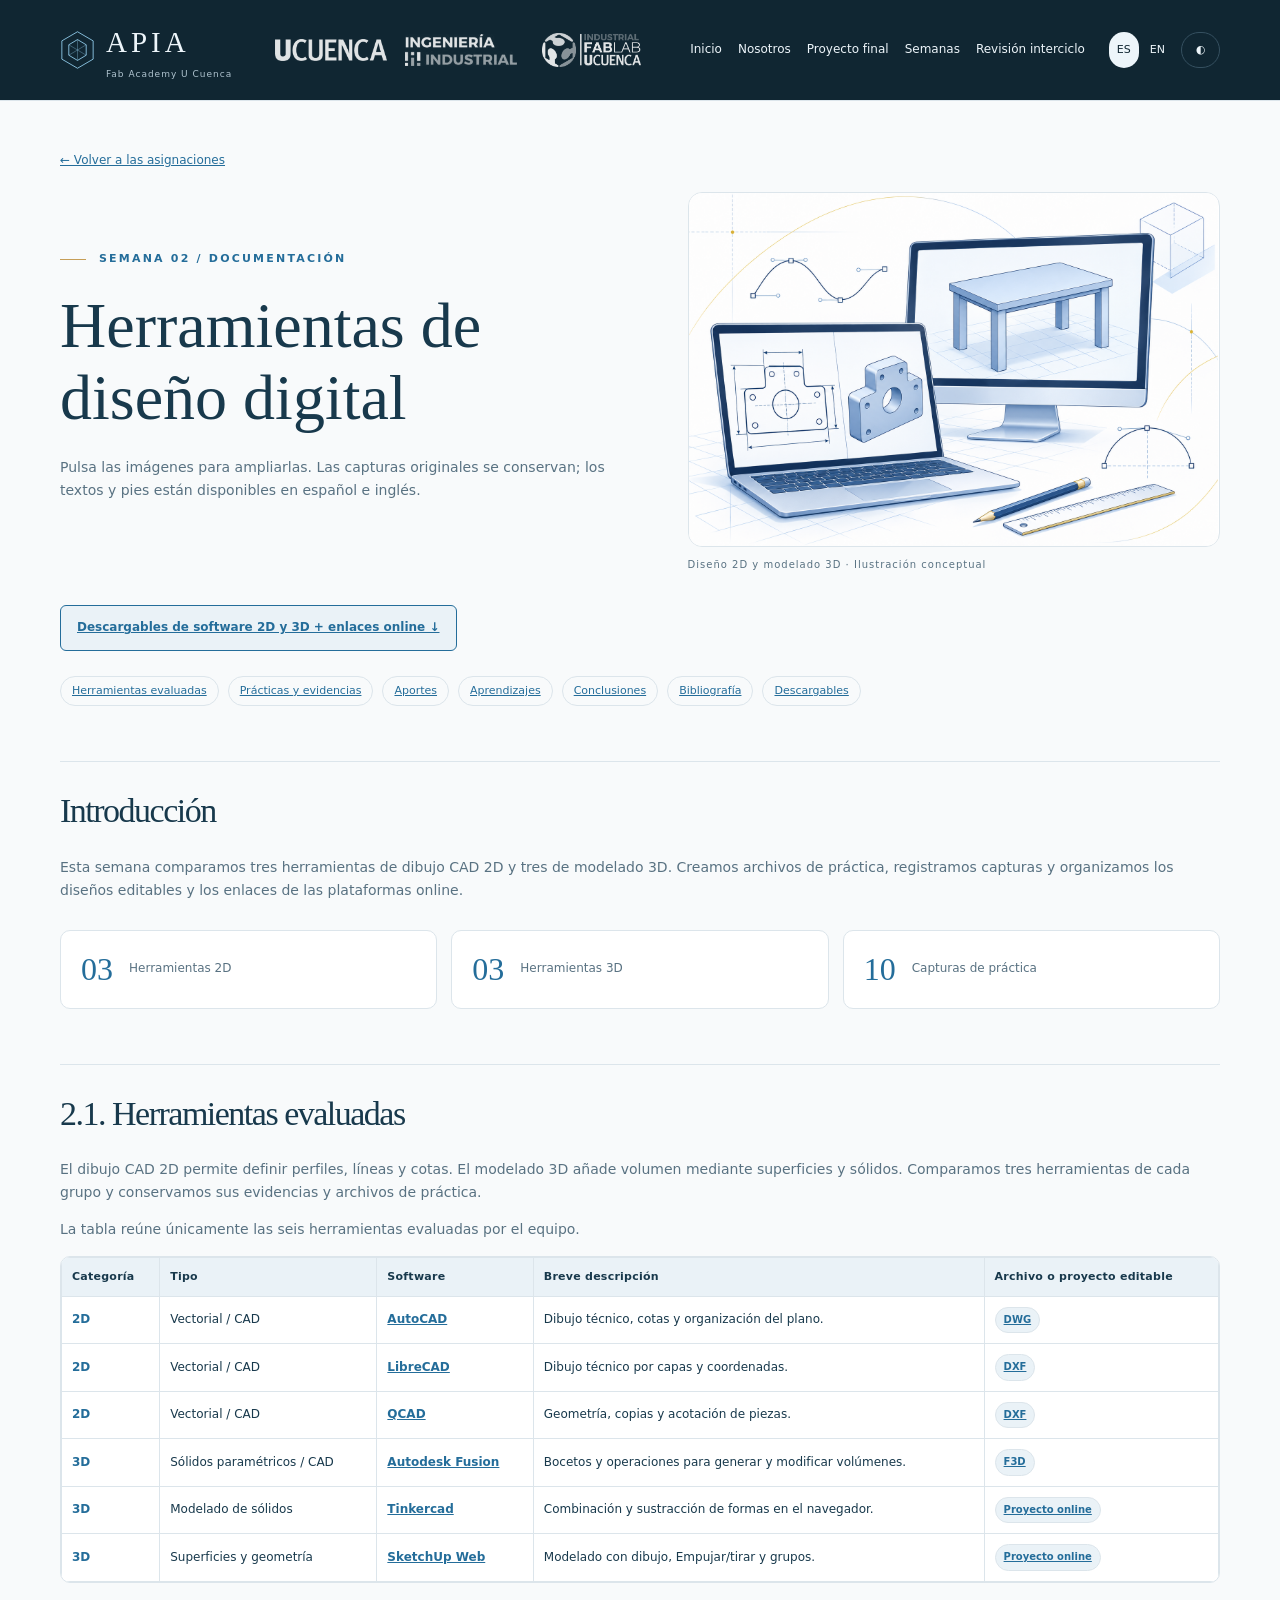
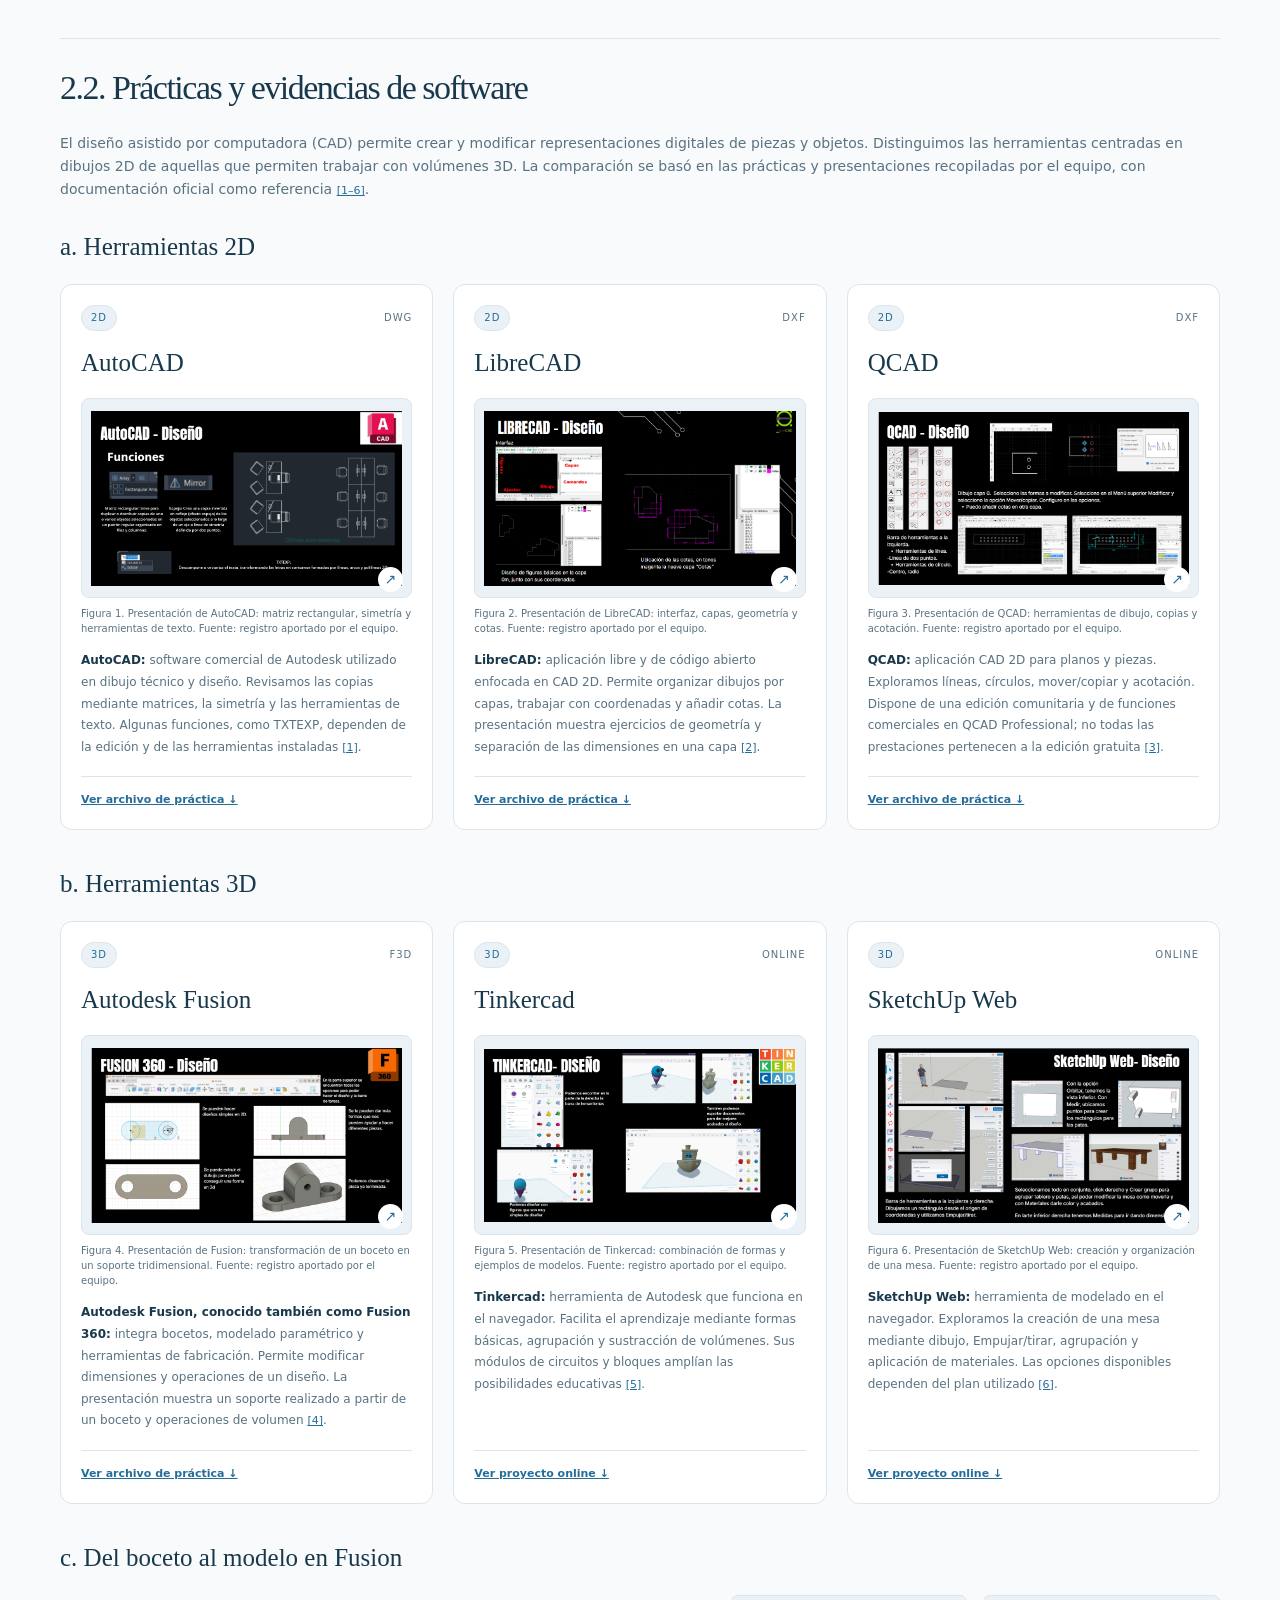
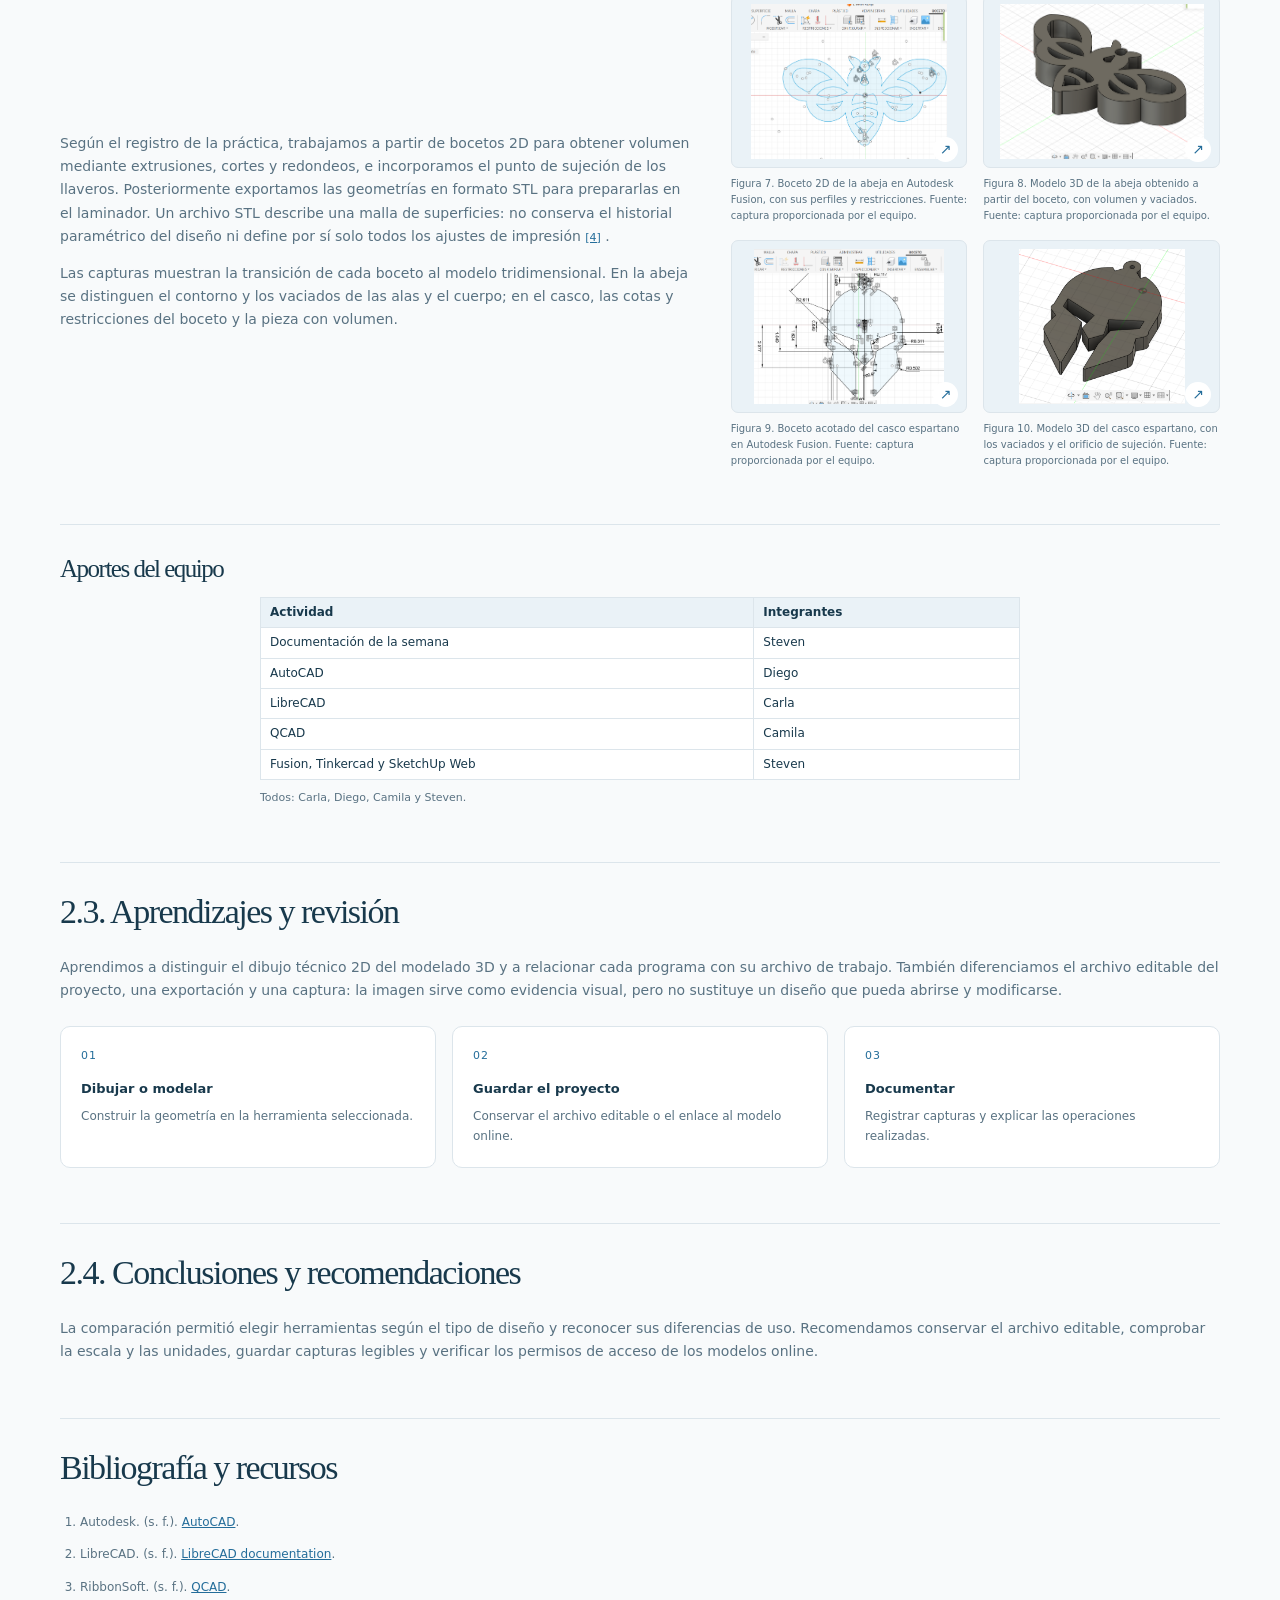
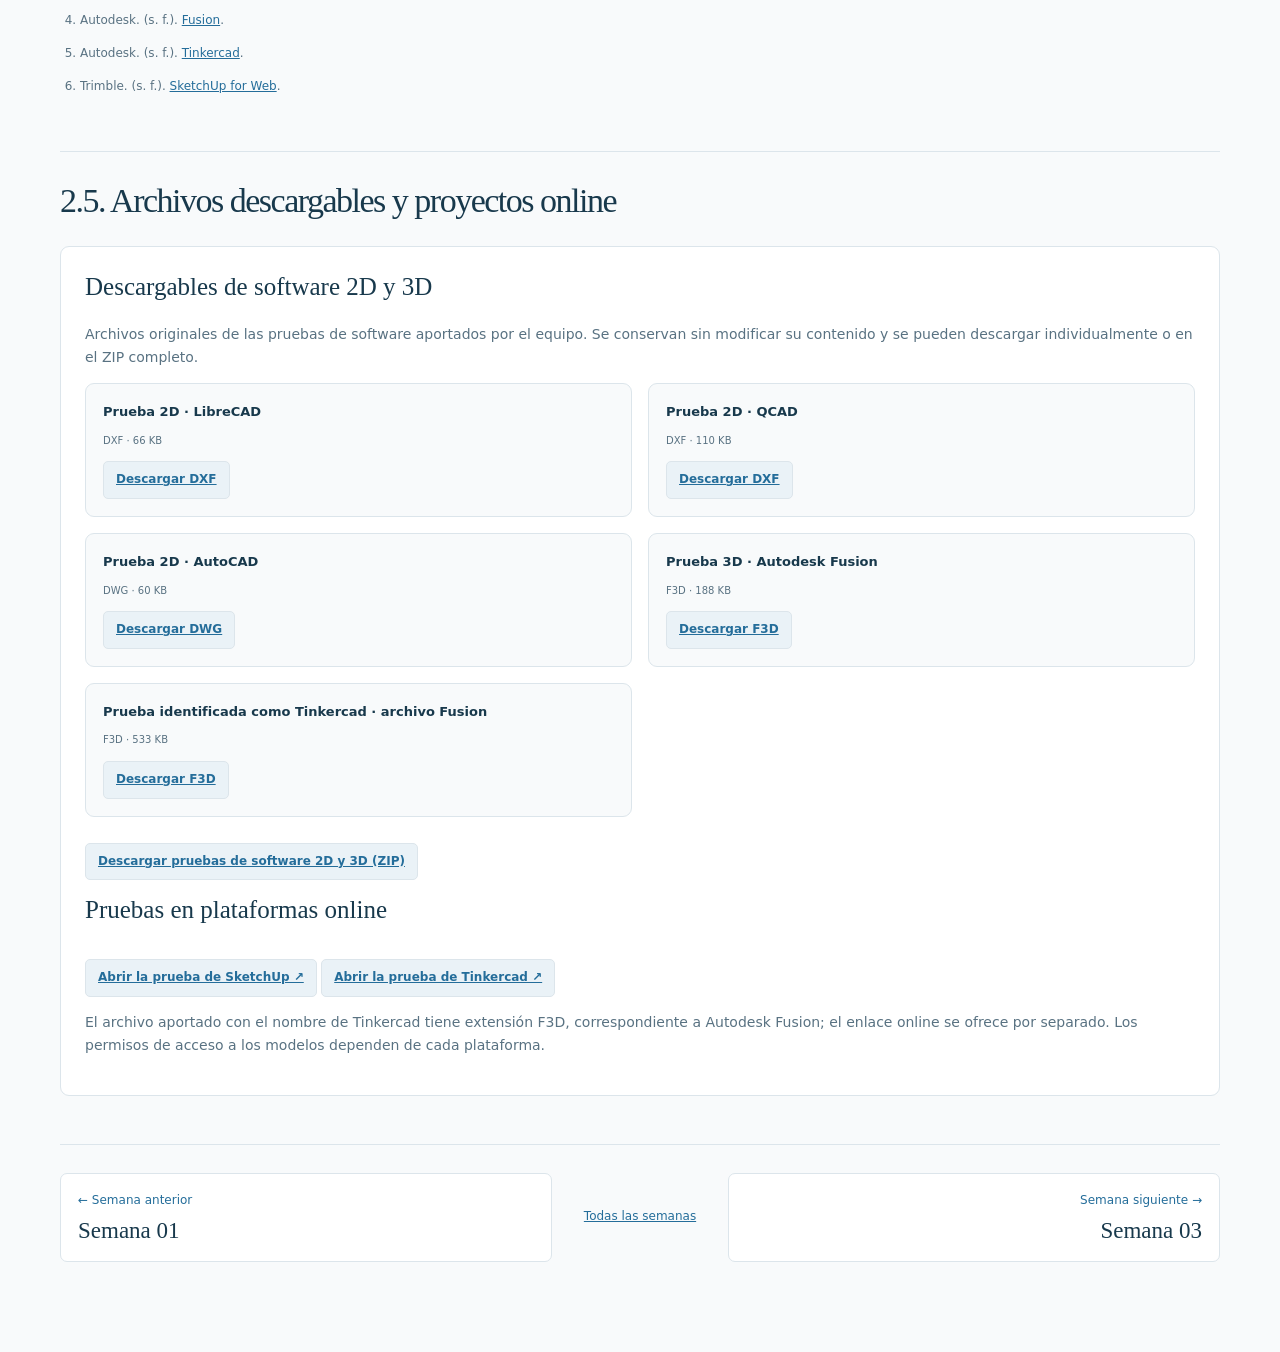
<file: weeks/week-02.html>
<!doctype html>
<html lang="es" data-theme="light"><head><meta charset="utf-8"><meta name="viewport" content="width=device-width, initial-scale=1"><meta name="description" content="Semana 2: planificación, diseño CAD, impresión de llaveros y desarrollo de la página APIA."><title>Semana 02 · Herramientas de diseño digital · APIA</title><style>
:root{--bg:#f8fafb;--paper:#fff;--ink:#18394c;--muted:#597282;--blue:#246d9a;--soft:#eaf2f7;--line:#dce5eb;--gold:#c69e57;--header:rgba(248,250,251,.92);color-scheme:light}html[data-theme=dark]{--bg:#101f2a;--paper:#172c39;--ink:#edf5fa;--muted:#afc3cf;--blue:#93cfee;--soft:#203b4c;--line:#355060;--gold:#dfbc7d;--header:rgba(16,31,42,.94);color-scheme:dark}*{box-sizing:border-box}html{scroll-behavior:smooth;scroll-padding-top:110px}body{margin:0;background:var(--bg);color:var(--ink);font:16px/1.65 system-ui,-apple-system,BlinkMacSystemFont,"Segoe UI",sans-serif}button,a{-webkit-tap-highlight-color:transparent}a{color:inherit;text-decoration:none}button{font:inherit;cursor:pointer;color:inherit}button:focus-visible,a:focus-visible{outline:3px solid var(--gold);outline-offset:5px}button{border:0}h1,h2,h3,p{margin:0}h1,h2,.serif{font-family:Georgia,"Times New Roman",serif;font-weight:400}h2{font-size:clamp(36px,4.4vw,58px);line-height:1.13;letter-spacing:-1.5px}p{color:var(--muted)}.wrap{width:min(1160px,calc(100% - 64px));margin:auto}.eyebrow{font-size:11px;font-weight:650;text-transform:uppercase;letter-spacing:2.2px;color:var(--blue);display:flex;align-items:center;gap:13px}.eyebrow:before{content:"";width:26px;height:1px;background:var(--gold)}header{position:sticky;top:0;z-index:10;background:var(--header);backdrop-filter:blur(16px);border-bottom:1px solid var(--line)}.nav{display:flex;align-items:center;justify-content:space-between;min-height:88px;gap:24px}.brand{display:flex;align-items:center;gap:11px}.brand svg{width:35px;height:40px;color:var(--blue)}.brand strong{font-family:Georgia,serif;font-size:29px;letter-spacing:4px;font-weight:400}.brand small{display:block;font-size:8px;letter-spacing:1.8px;color:var(--muted);margin-top:-6px}.navlinks{display:flex;gap:28px;font-size:12px}.tools{display:flex;gap:8px;align-items:center}.tool{background:transparent;border:1px solid var(--line);border-radius:24px;min-width:39px;height:36px;font-size:11px;padding:0 11px}.tool.active{background:var(--ink);color:var(--bg);border-color:var(--ink)}.langs{display:flex;gap:3px}.langs .tool{border:0;min-width:30px;padding:0 8px}.hero{position:relative;overflow:hidden}.hero-grid{display:grid;grid-template-columns:1.08fr 1fr;gap:20px;align-items:center;min-height:655px;padding:70px 0 55px}.hero h1{font-size:clamp(55px,6.6vw,86px);line-height:1.06;letter-spacing:-3.5px;margin:26px 0}.hero h1 em{color:var(--blue);font-weight:400}.hero-copy>p{max-width:430px;font-size:15px}.actions{display:flex;gap:22px;align-items:center;margin-top:33px;flex-wrap:wrap}.primary{background:var(--ink);color:var(--bg);padding:14px 23px;border-radius:5px;font-size:12px;display:inline-flex;gap:24px;align-items:center}.textlink{font-size:12px;border-bottom:1px solid var(--line);padding:9px 0}.hero-art{position:relative;height:490px}.orb{position:absolute;inset:28px 0 0;border-radius:50%;background:radial-gradient(ellipse at 40% 40%,var(--paper),var(--soft) 65%,transparent 66%)}.hive-art{position:absolute;width:100%;height:100%;color:var(--blue);overflow:visible}.orbit{stroke:var(--blue);stroke-width:.8;stroke-dasharray:3 7;fill:none;opacity:.3}.hex{fill:var(--paper);stroke:var(--line);stroke-width:1.2}.hex-blue{fill:var(--blue);stroke:var(--blue)}.hex-soft{fill:var(--soft);stroke:var(--line)}.flying{animation:drift 8s ease-in-out infinite;transform-origin:340px 140px}.wing{animation:wing .23s ease-in-out infinite alternate;transform-box:fill-box;transform-origin:bottom center}.art-label{position:absolute;bottom:30px;left:35px;font-size:9px;letter-spacing:2px;color:var(--muted)}.art-note{position:absolute;right:0;top:62px;writing-mode:vertical-rl;font-size:9px;letter-spacing:2px;color:var(--muted)}.hero-bottom{border-top:1px solid var(--line);display:flex;justify-content:space-between;align-items:center;padding:20px 0;font-size:10px;color:var(--muted);letter-spacing:1.3px;text-transform:uppercase}.hero-bottom span:first-child{display:flex;gap:10px;align-items:center}.dot{width:6px;height:6px;border-radius:50%;background:var(--gold)}section{padding:100px 0;scroll-margin-top:20px}.intro{background:var(--paper);border-block:1px solid var(--line)}.intro-grid{display:grid;grid-template-columns:.8fr 1fr;gap:90px;align-items:start}.intro h2{margin-top:24px}.intro-text{padding-top:35px}.intro-text p+p{margin-top:18px}.pillars{display:flex;gap:10px;flex-wrap:wrap;margin-top:28px}.pill{font-size:10px;border:1px solid var(--line);border-radius:20px;padding:6px 12px;letter-spacing:.5px}.section-top{display:flex;justify-content:space-between;gap:36px;align-items:end;margin-bottom:40px}.section-top h2{margin-top:20px}.section-top>p{max-width:310px;font-size:13px}.team-grid{display:grid;grid-template-columns:repeat(4,1fr);gap:20px}.person{background:var(--paper);border:1px solid var(--line);border-radius:7px;overflow:hidden}.portrait{height:240px;position:relative;background:var(--soft);display:grid;place-items:center;overflow:hidden}.portrait:before{content:"";width:150px;height:150px;border:1px solid var(--line);transform:rotate(30deg);border-radius:28px}.portrait svg{position:absolute;width:94px;height:115px;color:var(--blue);opacity:.3}.portrait img{position:absolute;width:100%;height:100%;object-fit:cover}.photo-label{position:absolute;bottom:13px;left:15px;font-size:8px;text-transform:uppercase;letter-spacing:1.8px;color:var(--muted)}.person-copy{padding:20px}.person h3{font:22px Georgia,serif}.person-copy p{font-size:12px;margin-top:8px}.person-num{font-size:10px;color:var(--gold);letter-spacing:1px;display:block;margin-bottom:9px}.project{background:var(--soft);border-block:1px solid var(--line)}.project-grid{display:grid;grid-template-columns:1fr 1fr;gap:80px;align-items:center}.project-visual{height:360px;border:1px solid var(--line);border-radius:7px;position:relative;display:grid;place-items:center;background:var(--paper);overflow:hidden}.project-visual svg{height:280px;width:90%;color:var(--blue)}.visual-caption{position:absolute;left:22px;bottom:18px;font-size:9px;letter-spacing:1.6px;color:var(--muted)}.project h2{margin:20px 0}.project p{font-size:14px}.status{display:inline-flex;align-items:center;gap:8px;padding:5px 10px;border:1px solid var(--line);border-radius:20px;font-size:9px;letter-spacing:.7px;margin-bottom:18px}.project .textlink{display:inline-block;margin-top:20px}.weeks{background:var(--paper)}.weeks-head{margin-bottom:28px;display:flex;justify-content:space-between;gap:16px;align-items:center}.search{border:1px solid var(--line);background:var(--bg);color:var(--ink);border-radius:5px;padding:11px 14px;font:12px system-ui;max-width:100%;width:280px}.week-count{font-size:11px;color:var(--muted)}.week-grid{display:grid;grid-template-columns:repeat(3,1fr);gap:14px}.week{padding:22px;text-align:left;background:var(--bg);border:1px solid var(--line);border-radius:6px;min-height:155px;transition:transform .2s,border-color .2s;display:flex;flex-direction:column;align-items:start}.week:hover{transform:translateY(-4px);border-color:var(--blue)}.week-top{display:flex;justify-content:space-between;width:100%;font-size:10px;color:var(--blue);letter-spacing:1px}.week-top .arrow{font-size:17px;line-height:1}.week h3{font:21px/1.2 Georgia,serif;margin:17px 0 13px}.week-status{font-size:9px;color:var(--muted);margin-top:auto;display:flex;gap:6px;align-items:center}.week-status:before{content:"";width:4px;height:4px;border:1px solid var(--gold);border-radius:50%}.calendar-note{font-size:11px;margin-top:22px}.empty{padding:30px 0;color:var(--muted)}.closing{padding:65px 0;text-align:center;border-top:1px solid var(--line)}.closing .serif{font-size:clamp(27px,4vw,42px)}.closing p{font-size:12px;margin-top:13px}footer{border-top:1px solid var(--line);padding:24px 0}.footer-inner{display:flex;justify-content:space-between;gap:20px;align-items:center;font-size:10px;color:var(--muted)}dialog{width:min(680px,calc(100% - 32px));max-height:85dvh;border:1px solid var(--line);background:var(--paper);color:var(--ink);border-radius:10px;padding:38px;box-shadow:0 30px 100px #0003}dialog::backdrop{background:#0b2439a6;backdrop-filter:blur(5px)}.dialog-close{float:right;background:var(--soft);border-radius:50%;width:35px;height:35px;font-size:24px;line-height:1}.dialog-label{font-size:10px;letter-spacing:1.6px;color:var(--blue);margin-bottom:20px}dialog h2{font-size:36px;margin:18px 0 24px}dialog h3{font:23px Georgia,serif;margin:24px 0 10px}dialog p{font-size:14px;white-space:pre-line}.skip{position:fixed;left:20px;top:-100px;z-index:30;background:var(--ink);color:var(--bg);padding:12px}.skip:focus{top:10px}@keyframes drift{0%,100%{transform:translate(0,0) rotate(-5deg)}50%{transform:translate(-18px,16px) rotate(6deg)}}@keyframes wing{to{transform:scaleX(.75) rotate(9deg)}}@media(min-width:1500px){.hero-grid{min-height:720px}}@media(max-width:900px){.navlinks{gap:15px;font-size:11px}.wrap{width:calc(100% - 40px)}.hero-grid{min-height:580px}.hero h1{font-size:62px}.hero-art{height:380px}.intro-grid,.project-grid{gap:40px}.team-grid{grid-template-columns:repeat(2,1fr)}.portrait{height:260px}}@media(max-width:620px){.nav{flex-wrap:wrap;gap:10px;padding:14px 0}.brand strong{font-size:24px}.brand svg{width:27px}.navlinks{order:3;width:100%;justify-content:space-between;padding-top:8px;border-top:1px solid var(--line);font-size:11px}.tool{height:32px}.hero-grid{grid-template-columns:1fr;padding:44px 0 10px;gap:0}.hero h1{font-size:62px;letter-spacing:-2.5px}.hero-copy>p{font-size:14px}.hero-art{height:340px;max-width:390px;width:100%;margin:0 auto}.art-label{left:15px;bottom:15px;font-size:8px}.art-note{font-size:8px}.hero-bottom{font-size:8px;gap:15px;letter-spacing:.6px}.hero-bottom>span:last-child{text-align:right}section{padding:64px 0}.intro-grid,.project-grid{grid-template-columns:1fr;gap:26px}.intro-text{padding:0}.section-top{display:block}.section-top>p{margin-top:20px}.team-grid{gap:12px}.portrait{height:180px}.person-copy{padding:14px}.person h3{font-size:19px}.person-copy p{font-size:11px}.project-visual{height:290px}.project-grid>.project-copy{order:-1}.week-grid{grid-template-columns:1fr 1fr;gap:10px}.week{padding:15px;min-height:155px}.week h3{font-size:19px}.weeks-head{align-items:start;flex-direction:column}.search{width:100%}.footer-inner{align-items:start}.footer-inner>span{max-width:190px;text-align:right}dialog{padding:24px}dialog h2{font-size:30px}}@media(prefers-reduced-motion:reduce){html{scroll-behavior:auto}*,*:before,*:after{animation:none!important;transition:none!important}}

.institution-bar{background:#fff;border-bottom:1px solid #dce5eb}.institutions{display:flex;justify-content:center;align-items:center;gap:38px;padding:15px 0}.institution{color:#143b60;font-family:Arial,sans-serif;font-weight:800;line-height:1.12;text-align:center;min-width:150px}.institution.uc{font-size:28px;letter-spacing:-1px}.institution small{display:block;font-size:9px;letter-spacing:1.3px;font-weight:500;margin-top:5px}.institution.industrial{font-size:17px;text-align:left;border-left:4px solid #b2303f;padding-left:12px}.institution.fablab{font-size:21px;border-left:1px solid #dce5eb;padding-left:30px}.group-photo{margin-bottom:35px;border:1px solid var(--line);border-radius:7px;background:var(--soft);min-height:300px;display:flex;align-items:center;justify-content:center;flex-direction:column;gap:14px;padding:30px;text-align:center}.group-photo svg{width:95px;height:75px;color:var(--blue);opacity:.5}.group-photo figcaption{font-size:13px;color:var(--muted)}.group-photo img{width:100%;max-height:480px;object-fit:cover;border-radius:4px}.group-photo.has-photo{padding:0;overflow:hidden}.group-photo.has-photo figcaption{padding:0 20px 20px}.group-photo{margin-inline:0}.navlinks{gap:22px}html{scroll-padding-top:190px}@media(max-width:620px){.institutions{gap:12px;padding:12px 0}.institution{min-width:0;flex:1}.institution.uc{font-size:19px}.institution.industrial{font-size:11px;padding-left:8px}.institution.fablab{font-size:15px;padding-left:10px}.institution small{font-size:7px;letter-spacing:.5px}.group-photo{min-height:230px}.navlinks{gap:15px;justify-content:center}html{scroll-padding-top:210px}}
/* Los archivos originales se conservan; el contenedor solo limita sus márgenes blancos. */
.institutions{gap:24px;padding:12px 0}.institution{position:relative;width:210px;max-width:210px;min-width:0;height:80px;overflow:hidden;background:#fff;flex:1;border:1px solid #e7edf1;border-radius:6px}.institution img{position:absolute;left:50%;top:50%;transform:translate(-50%,-50%);width:calc(100% - 26px);height:auto;display:block;max-width:184px}@media(max-width:620px){.institutions{gap:9px;padding:10px 0}.institution{height:55px}.institution img{width:calc(100% - 12px)}}
/* Logos integrados en la barra principal, sin franja ni tarjetas. */
header{background:#102632;color:#edf5fa}.nav{gap:24px;min-height:100px}.brand{flex-shrink:0}.brand small{color:#afc3cf;font-size:9px;letter-spacing:1px;margin-top:0}.brand svg{color:#93cfee}.institutions{display:flex;align-items:center;gap:18px;padding:0;flex:1;justify-content:center;min-width:0}.institution{flex:0 1 112px;width:112px;max-width:112px;height:46px;border:0;border-radius:0;background:transparent}.institution img{width:100%;max-width:none;filter:grayscale(1) invert(1);mix-blend-mode:screen}.navlinks{flex-shrink:0;color:#edf5fa;gap:20px}.tools{flex-shrink:0}.tool{border-color:#355060;color:#edf5fa}.tool.active{background:#edf5fa;color:#102632;border-color:#edf5fa}html{scroll-padding-top:125px}@media(max-width:1000px){.nav{gap:14px;flex-wrap:wrap;padding:16px 0}.institutions{order:2;flex:0 0 100%;gap:24px}.navlinks{margin-left:auto}.tools{order:1}.institution{height:42px;flex-basis:105px;max-width:105px}html{scroll-padding-top:180px}}@media(max-width:620px){.nav{gap:12px}.brand{margin-right:auto}.navlinks{order:3;width:100%;margin:0;padding-top:10px;border-top:1px solid #355060}.institutions{gap:18px}.institution{height:36px;flex-basis:90px;max-width:90px}.tools{order:0}html{scroll-padding-top:210px}}
/* Portadas de asignaciones: añadir imágenes a medida que se documentan las semanas. */
.week-cover{display:block;width:100%;height:auto;aspect-ratio:3/2;object-fit:cover;border:1px solid var(--line);border-radius:4px;margin-top:17px;background:#f3f8fb}.week-grid{align-items:start}.week{width:100%}
</style><style>.week-document{width:min(1160px,calc(100% - 48px));margin:auto;padding:45px 0 90px}.week-document h1{font-size:clamp(39px,5vw,65px);line-height:1.12;margin:22px 0}.week-document h2{font-size:34px;margin:55px 0 25px;padding-top:30px;border-top:1px solid var(--line)}.week-document h3{font:25px/1.3 Georgia,serif;margin:30px 0 20px}.week-document p{margin:14px 0;font-size:14px}.week-document li{color:var(--muted);font-size:14px;margin:13px 0}.week-document strong{color:var(--ink)}.week-document a{color:var(--blue);text-decoration:underline;overflow-wrap:anywhere}.week-document h2,.week-document h3{scroll-margin-top:130px}.back,.language-note{font-size:12px}.draft-banner{padding:9px 15px;border:1px solid var(--line);background:var(--soft);border-radius:5px;font-size:11px;margin:20px 0}.toc{display:flex;flex-wrap:wrap;gap:9px;margin:25px 0}.toc a{border:1px solid var(--line);border-radius:22px;padding:5px 11px;font-size:11px}.evidence{display:grid;grid-template-columns:minmax(0,1.3fr) minmax(0,1fr);gap:35px;align-items:start}.gallery{display:grid;grid-template-columns:repeat(2,minmax(0,1fr));gap:16px;padding-top:12px}.gallery figure{margin:0;min-width:0}.gallery figure:last-child:nth-child(odd){grid-column:1/-1;max-width:100%}.gallery-open{display:block;position:relative;background:var(--soft);border:1px solid var(--line);border-radius:7px;padding:8px;width:100%}.gallery-open img{display:block;width:100%;height:155px;object-fit:contain}.gallery-open span{position:absolute;right:8px;bottom:5px;border-radius:20px;background:var(--paper);padding:1px 7px;font-size:14px;color:var(--blue)}figcaption{font-size:10px;line-height:1.6;color:var(--muted);margin-top:8px}.gallery-open:hover{border-color:var(--blue)}.table-scroll{overflow-x:auto}table{border-collapse:collapse;width:100%;margin:18px 0;font-size:12px}th,td{padding:10px;border:1px solid var(--line);text-align:left}caption{text-align:left;color:var(--muted);font-size:11px;margin-bottom:10px}.video-evidence{margin:30px 0;padding:20px;background:var(--soft);border:1px solid var(--line);border-radius:8px;text-align:center}.video-evidence video{display:block;width:100%;max-width:310px;max-height:510px;margin:auto;border-radius:6px;background:#102632;aspect-ratio:478/850}.video-evidence figcaption{max-width:600px;margin:12px auto;text-align:center;font-size:11px}.downloads{display:grid;grid-template-columns:1fr 1fr;gap:12px}.download-card{background:var(--paper);border:1px solid var(--line);padding:17px;border-radius:6px;font-size:13px}.download-card small{display:block;margin-top:10px;font-size:10px;color:var(--muted)}.references{padding-left:20px}.references li{font-size:12px}.citation{font-size:11px}.gallery-dialog{width:min(1050px,calc(100% - 32px));padding:22px}.gallery-dialog img{display:block;width:100%;max-height:65dvh;object-fit:contain;background:#fff;border-radius:5px}.gallery-dialog figure{margin:18px 0 0}.gallery-dialog figcaption{font-size:12px}.gallery-controls{display:flex;justify-content:space-between;align-items:center;gap:12px}.gallery-controls button{background:var(--soft);border:1px solid var(--line);border-radius:5px;padding:7px 14px;font-size:12px}.gallery-controls button:disabled{opacity:.4;cursor:default}.gallery-controls .dialog-close{float:none;font-size:22px;padding:3px}.gallery-controls span{font-size:11px;color:var(--muted)}@media(max-width:760px){.evidence{grid-template-columns:1fr;gap:5px}.week-document{width:calc(100% - 40px);padding-top:28px}.week-document h2{font-size:29px}.week-document h3{font-size:23px}.gallery-open img{height:150px}.downloads{grid-template-columns:1fr}.week-document h2,.week-document h3{scroll-margin-top:205px}}@media print{header,.draft-banner,.toc,.gallery-controls{display:none}.week-document{width:100%}.gallery-open{padding:0}.video-evidence{break-inside:avoid}figure{break-inside:avoid}}</style><style>.printer-steps{padding-left:24px}.printer-steps li{padding-left:5px;margin-bottom:18px}.printer-photo{position:sticky;top:125px}.printer-photo .gallery-open img{height:auto;max-height:440px;object-fit:contain}.machine-note{font-size:12px!important}@media(max-width:760px){.printer-photo{position:static}.printer-photo .gallery-open img{max-height:320px}}</style><style>.download-link{display:inline-block;margin-top:12px;padding:8px 12px;border:1px solid var(--line);border-radius:5px;background:var(--soft);font-size:12px}.download-link:hover{border-color:var(--blue)}.download-card strong{display:block}</style><style>.download-shortcuts{display:flex;gap:12px;flex-wrap:wrap;margin:20px 0}.download-shortcuts a{padding:12px 16px;border:1px solid var(--blue);border-radius:6px;background:var(--soft);font-size:12px;font-weight:600}.week-document section.download-group{padding:24px;margin:24px 0;border:1px solid var(--line);border-radius:9px;background:var(--paper)}.week-document .download-group h3{margin-top:0}.download-group .download-card{background:var(--bg)}.download-group .download-link{font-weight:600}.week-document .printer-operation{grid-template-columns:minmax(0,1.4fr) minmax(0,.8fr)}@media(max-width:760px){.week-document .printer-operation{grid-template-columns:1fr}.week-document section.download-group{padding:16px}.download-shortcuts{display:grid}.download-shortcuts a{width:100%}}</style><link rel="stylesheet" href="../site-navigation.css?v=4"><link rel="stylesheet" href="week-02-layout.css?v=software-cards-1"><link rel="stylesheet" href="../contributions.css?v=2"></head><body><a class="skip" href="#main">Saltar al contenido</a><header><div class="wrap nav"><a class="brand" href="../index.html#home" aria-label="APIA"><svg viewbox="0 0 40 46" fill="none" aria-hidden="true"><path d="M20 2 38 12.5v21L20 44 2 33.5v-21Z" stroke="currentColor"></path><path d="M20 11 30 17v12L20 35 10 29V17Z" stroke="currentColor"></path><path d="M20 11v24M10 17l20 12M30 17 10 29" stroke="currentColor" opacity=".4"></path></svg><span><strong>APIA</strong><small data-t="brand">Fab Academy U Cuenca</small></span></a><div class="institutions" aria-label="Instituciones"><div class="institution"><img src="../images/header/ucuenca.webp" alt="Universidad de Cuenca" width="360" height="69" decoding="async"></div><div class="institution"><img src="../images/header/ingenieria-industrial.webp" alt="Ingeniería Industrial" width="193" height="56" decoding="async"></div><div class="institution"><img src="../images/header/fablab-ucuenca.webp" alt="Industrial FabLab UCuenca" width="349" height="120" decoding="async"></div></div><nav class="navlinks" aria-label="Principal"><a href="../index.html#home" data-nav-label="home">Inicio</a><a href="../index.html#about" data-nav-label="about">Nosotros</a><a href="../index.html#project" data-nav-label="project">Proyecto final</a><a href="../index.html#assignments" data-nav-label="weeks">Semanas</a><a href="../midterm-review.html" data-nav-label="midterm">Revisión interciclo</a></nav><div class="tools"><div class="langs"><button class="tool active" id="es" lang="es" aria-label="Español" aria-pressed="true">ES</button><button class="tool" id="en" lang="en" aria-label="English" aria-pressed="false">EN</button></div><button class="tool" id="theme" aria-label="Activar tema oscuro" aria-pressed="false">◐</button></div></div></header><main id="main" class="week-document"><a class="back" id="back" href="../index.html#assignments">← Volver a las asignaciones</a><div class="week2-hero"><div><div class="eyebrow" id="weekLabel">SEMANA 02 / DOCUMENTACIÓN</div><h1 id="weekHeading">Herramientas de<br>diseño digital</h1><p class="language-note" id="languageNote">Pulsa las imágenes para ampliarlas.</p></div><figure><img id="weekCover" src="../images/week-02/cover.png?v=cad-design" alt="Ilustración conceptual de dibujo CAD 2D y modelado 3D." width="1536" height="1024" decoding="async"><figcaption id="weekCoverCaption">Diseño 2D y modelado 3D · Ilustración conceptual</figcaption></figure></div><div class="download-shortcuts" aria-label="Acceso a descargables"><a href="#software-descargables">Descargables de software 2D y 3D + enlaces online ↓</a></div><nav class="toc" aria-label="Contenido de la semana"><a href="#categorias">Herramientas evaluadas</a><a href="#software">Prácticas y evidencias</a><a href="#aportes-equipo">Aportes</a><a href="#aprendizajes">Aprendizajes</a><a href="#conclusion">Conclusiones</a><a href="#bibliografia">Bibliografía</a><a href="#descargables">Descargables</a></nav><article id="report"><h2 id="introduccion">Introducción</h2>
<p>Esta semana comparamos tres herramientas de dibujo CAD 2D y tres de modelado 3D. Creamos archivos de práctica, registramos capturas y organizamos los diseños editables y los enlaces de las plataformas online.</p>
<div class="week2-summary" aria-label="Resumen de la práctica"><div><strong>03</strong><span>Herramientas 2D</span></div><div><strong>03</strong><span>Herramientas 3D</span></div><div><strong>10</strong><span>Capturas de práctica</span></div></div><h2 id="categorias">2.1. Herramientas evaluadas</h2>
<p>El dibujo CAD 2D permite definir perfiles, líneas y cotas. El modelado 3D añade volumen mediante superficies y sólidos. Comparamos tres herramientas de cada grupo y conservamos sus evidencias y archivos de práctica.</p>
<p>La tabla reúne únicamente las seis herramientas evaluadas por el equipo.</p>
<div class="table-scroll software-comparison"><table><thead><tr><th scope="col">Categoría</th><th scope="col">Tipo</th><th scope="col">Software</th><th scope="col">Breve descripción</th><th scope="col">Archivo o proyecto editable</th></tr></thead><tbody><tr><td class="dimension-cell">2D</td><td>Vectorial / CAD</td><td><a href="#software-autocad">AutoCAD</a></td><td>Dibujo técnico, cotas y organización del plano.</td><td><a href="#recurso-autocad" class="format-tag">DWG</a></td></tr><tr><td class="dimension-cell">2D</td><td>Vectorial / CAD</td><td><a href="#software-librecad">LibreCAD</a></td><td>Dibujo técnico por capas y coordenadas.</td><td><a href="#recurso-librecad" class="format-tag">DXF</a></td></tr><tr><td class="dimension-cell">2D</td><td>Vectorial / CAD</td><td><a href="#software-qcad">QCAD</a></td><td>Geometría, copias y acotación de piezas.</td><td><a href="#recurso-qcad" class="format-tag">DXF</a></td></tr><tr><td class="dimension-cell">3D</td><td>Sólidos paramétricos / CAD</td><td><a href="#software-fusion">Autodesk Fusion</a></td><td>Bocetos y operaciones para generar y modificar volúmenes.</td><td><a href="#recurso-fusion" class="format-tag">F3D</a></td></tr><tr><td class="dimension-cell">3D</td><td>Modelado de sólidos</td><td><a href="#software-tinkercad">Tinkercad</a></td><td>Combinación y sustracción de formas en el navegador.</td><td><a href="#recurso-tinkercad" class="format-tag">Proyecto online</a></td></tr><tr><td class="dimension-cell">3D</td><td>Superficies y geometría</td><td><a href="#software-sketchup">SketchUp Web</a></td><td>Modelado con dibujo, Empujar/tirar y grupos.</td><td><a href="#recurso-sketchup" class="format-tag">Proyecto online</a></td></tr></tbody></table></div>
<h2 id="software">2.2. Prácticas y evidencias de software</h2>
<p>El diseño asistido por computadora (CAD) permite crear y modificar representaciones digitales de piezas y objetos. Distinguimos las herramientas centradas en dibujos 2D de aquellas que permiten trabajar con volúmenes 3D. La comparación se basó en las prácticas y presentaciones recopiladas por el equipo, con documentación oficial como referencia <a class="citation" href="#bibliografia">[1–6]</a>.</p>
<h3>a. Herramientas 2D</h3>
<div class="software-cards gallery"><article class="software-card" id="software-autocad"><div class="software-card-top"><span class="software-dimension">2D</span><span class="software-format">DWG</span></div><h4>AutoCAD</h4><figure><button class="gallery-open" type="button" data-image="../images/week-02/image3.png" aria-label="Ampliar: Presentación de AutoCAD: matriz rectangular, simetría y herramientas de texto."><img src="../images/week-02/image3.png" alt="Presentación de AutoCAD: matriz rectangular, simetría y herramientas de texto." loading="lazy" decoding="async"><span aria-hidden="true">↗</span></button><figcaption>Figura 1. Presentación de AutoCAD: matriz rectangular, simetría y herramientas de texto. Fuente: registro aportado por el equipo.</figcaption></figure><div class="software-card-copy"><p><strong>AutoCAD:</strong> software comercial de Autodesk utilizado en dibujo técnico y diseño. Revisamos las copias mediante matrices, la simetría y las herramientas de texto. Algunas funciones, como TXTEXP, dependen de la edición y de las herramientas instaladas <a class="citation" href="#ref-1">[1]</a>.</p></div><a class="software-resource" href="#recurso-autocad">Ver archivo de práctica ↓</a></article><article class="software-card" id="software-librecad"><div class="software-card-top"><span class="software-dimension">2D</span><span class="software-format">DXF</span></div><h4>LibreCAD</h4><figure><button class="gallery-open" type="button" data-image="../images/week-02/image9.png" aria-label="Ampliar: Presentación de LibreCAD: interfaz, capas, geometría y cotas."><img src="../images/week-02/image9.png" alt="Presentación de LibreCAD: interfaz, capas, geometría y cotas." loading="lazy" decoding="async"><span aria-hidden="true">↗</span></button><figcaption>Figura 2. Presentación de LibreCAD: interfaz, capas, geometría y cotas. Fuente: registro aportado por el equipo.</figcaption></figure><div class="software-card-copy"><p><strong>LibreCAD:</strong> aplicación libre y de código abierto enfocada en CAD 2D. Permite organizar dibujos por capas, trabajar con coordenadas y añadir cotas. La presentación muestra ejercicios de geometría y separación de las dimensiones en una capa <a class="citation" href="#ref-2">[2]</a>.</p></div><a class="software-resource" href="#recurso-librecad">Ver archivo de práctica ↓</a></article><article class="software-card" id="software-qcad"><div class="software-card-top"><span class="software-dimension">2D</span><span class="software-format">DXF</span></div><h4>QCAD</h4><figure><button class="gallery-open" type="button" data-image="../images/week-02/image10.png" aria-label="Ampliar: Presentación de QCAD: herramientas de dibujo, copias y acotación."><img src="../images/week-02/image10.png" alt="Presentación de QCAD: herramientas de dibujo, copias y acotación." loading="lazy" decoding="async"><span aria-hidden="true">↗</span></button><figcaption>Figura 3. Presentación de QCAD: herramientas de dibujo, copias y acotación. Fuente: registro aportado por el equipo.</figcaption></figure><div class="software-card-copy"><p><strong>QCAD:</strong> aplicación CAD 2D para planos y piezas. Exploramos líneas, círculos, mover/copiar y acotación. Dispone de una edición comunitaria y de funciones comerciales en QCAD Professional; no todas las prestaciones pertenecen a la edición gratuita <a class="citation" href="#ref-3">[3]</a>.</p></div><a class="software-resource" href="#recurso-qcad">Ver archivo de práctica ↓</a></article></div><h3>b. Herramientas 3D</h3>
<div class="software-cards gallery"><article class="software-card" id="software-fusion"><div class="software-card-top"><span class="software-dimension">3D</span><span class="software-format">F3D</span></div><h4>Autodesk Fusion</h4><figure><button class="gallery-open" type="button" data-image="../images/week-02/image6.png" aria-label="Ampliar: Presentación de Fusion: transformación de un boceto en un soporte tridimensional."><img src="../images/week-02/image6.png" alt="Presentación de Fusion: transformación de un boceto en un soporte tridimensional." loading="lazy" decoding="async"><span aria-hidden="true">↗</span></button><figcaption>Figura 4. Presentación de Fusion: transformación de un boceto en un soporte tridimensional. Fuente: registro aportado por el equipo.</figcaption></figure><div class="software-card-copy"><p><strong>Autodesk Fusion, conocido también como Fusion 360:</strong> integra bocetos, modelado paramétrico y herramientas de fabricación. Permite modificar dimensiones y operaciones de un diseño. La presentación muestra un soporte realizado a partir de un boceto y operaciones de volumen <a class="citation" href="#ref-4">[4]</a>.</p></div><a class="software-resource" href="#recurso-fusion">Ver archivo de práctica ↓</a></article><article class="software-card" id="software-tinkercad"><div class="software-card-top"><span class="software-dimension">3D</span><span class="software-format">ONLINE</span></div><h4>Tinkercad</h4><figure><button class="gallery-open" type="button" data-image="../images/week-02/image5.png" aria-label="Ampliar: Presentación de Tinkercad: combinación de formas y ejemplos de modelos."><img src="../images/week-02/image5.png" alt="Presentación de Tinkercad: combinación de formas y ejemplos de modelos." loading="lazy" decoding="async"><span aria-hidden="true">↗</span></button><figcaption>Figura 5. Presentación de Tinkercad: combinación de formas y ejemplos de modelos. Fuente: registro aportado por el equipo.</figcaption></figure><div class="software-card-copy"><p><strong>Tinkercad:</strong> herramienta de Autodesk que funciona en el navegador. Facilita el aprendizaje mediante formas básicas, agrupación y sustracción de volúmenes. Sus módulos de circuitos y bloques amplían las posibilidades educativas <a class="citation" href="#ref-5">[5]</a>.</p></div><a class="software-resource" href="#recurso-tinkercad">Ver proyecto online ↓</a></article><article class="software-card" id="software-sketchup"><div class="software-card-top"><span class="software-dimension">3D</span><span class="software-format">ONLINE</span></div><h4>SketchUp Web</h4><figure><button class="gallery-open" type="button" data-image="../images/week-02/image13.png" aria-label="Ampliar: Presentación de SketchUp Web: creación y organización de una mesa."><img src="../images/week-02/image13.png" alt="Presentación de SketchUp Web: creación y organización de una mesa." loading="lazy" decoding="async"><span aria-hidden="true">↗</span></button><figcaption>Figura 6. Presentación de SketchUp Web: creación y organización de una mesa. Fuente: registro aportado por el equipo.</figcaption></figure><div class="software-card-copy"><p><strong>SketchUp Web:</strong> herramienta de modelado en el navegador. Exploramos la creación de una mesa mediante dibujo, Empujar/tirar, agrupación y aplicación de materiales. Las opciones disponibles dependen del plan utilizado <a class="citation" href="#ref-6">[6]</a>.</p></div><a class="software-resource" href="#recurso-sketchup">Ver proyecto online ↓</a></article></div><h3>c. Del boceto al modelo en Fusion</h3><div class="evidence fusion-modeling"><div>
<p>Según el registro de la práctica, trabajamos a partir de bocetos 2D para obtener volumen mediante extrusiones, cortes y redondeos, e incorporamos el punto de sujeción de los llaveros. Posteriormente exportamos las geometrías en formato STL para prepararlas en el laminador. Un archivo STL describe una malla de superficies: no conserva el historial paramétrico del diseño ni define por sí solo todos los ajustes de impresión <a class="citation" href="#ref-4">[4]</a> .</p>
<p>Las capturas muestran la transición de cada boceto al modelo tridimensional. En la abeja se distinguen el contorno y los vaciados de las alas y el cuerpo; en el casco, las cotas y restricciones del boceto y la pieza con volumen.</p></div><aside class="gallery"><figure><button class="gallery-open" type="button" data-image="../images/week-02/fusion-abeja-boceto.png" aria-label="Ampliar: Boceto 2D de la abeja en Autodesk Fusion, con sus perfiles y restricciones."><img src="../images/week-02/fusion-abeja-boceto.png" alt="Boceto 2D de la abeja en Autodesk Fusion, con sus perfiles y restricciones." loading="lazy" decoding="async"><span aria-hidden="true">↗</span></button><figcaption>Figura 7. Boceto 2D de la abeja en Autodesk Fusion, con sus perfiles y restricciones. Fuente: captura proporcionada por el equipo.</figcaption></figure><figure><button class="gallery-open" type="button" data-image="../images/week-02/fusion-abeja-modelo.png" aria-label="Ampliar: Modelo 3D de la abeja obtenido a partir del boceto, con volumen y vaciados."><img src="../images/week-02/fusion-abeja-modelo.png" alt="Modelo 3D de la abeja obtenido a partir del boceto, con volumen y vaciados." loading="lazy" decoding="async"><span aria-hidden="true">↗</span></button><figcaption>Figura 8. Modelo 3D de la abeja obtenido a partir del boceto, con volumen y vaciados. Fuente: captura proporcionada por el equipo.</figcaption></figure><figure><button class="gallery-open" type="button" data-image="../images/week-02/fusion-casco-boceto.png" aria-label="Ampliar: Boceto acotado del casco espartano en Autodesk Fusion."><img src="../images/week-02/fusion-casco-boceto.png" alt="Boceto acotado del casco espartano en Autodesk Fusion." loading="lazy" decoding="async"><span aria-hidden="true">↗</span></button><figcaption>Figura 9. Boceto acotado del casco espartano en Autodesk Fusion. Fuente: captura proporcionada por el equipo.</figcaption></figure><figure><button class="gallery-open" type="button" data-image="../images/week-02/fusion-casco-modelo.png" aria-label="Ampliar: Modelo 3D del casco espartano, con los vaciados y el orificio de sujeción."><img src="../images/week-02/fusion-casco-modelo.png" alt="Modelo 3D del casco espartano, con los vaciados y el orificio de sujeción." loading="lazy" decoding="async"><span aria-hidden="true">↗</span></button><figcaption>Figura 10. Modelo 3D del casco espartano, con los vaciados y el orificio de sujeción. Fuente: captura proporcionada por el equipo.</figcaption></figure></aside></div>

<h2 id="aportes-equipo" class="contributions-heading">Aportes del equipo</h2><div class="contribution-block" role="group" aria-labelledby="aportes-equipo"><div class="contribution-tables"><table class="contributions-table" aria-labelledby="aportes-equipo"><thead><tr><th scope="col">Actividad</th><th scope="col">Integrantes</th></tr></thead><tbody><tr><th scope="row">Documentación de la semana</th><td>Steven</td></tr><tr><th scope="row">AutoCAD</th><td>Diego</td></tr><tr><th scope="row">LibreCAD</th><td>Carla</td></tr><tr><th scope="row">QCAD</th><td>Camila</td></tr><tr><th scope="row">Fusion, Tinkercad y SketchUp Web</th><td>Steven</td></tr></tbody></table></div><p class="contribution-note">Todos: Carla, Diego, Camila y Steven.</p></div><h2 id="aprendizajes">2.3. Aprendizajes y revisión</h2>
<p>Aprendimos a distinguir el dibujo técnico 2D del modelado 3D y a relacionar cada programa con su archivo de trabajo. También diferenciamos el archivo editable del proyecto, una exportación y una captura: la imagen sirve como evidencia visual, pero no sustituye un diseño que pueda abrirse y modificarse.</p>
<ol class="design-workflow"><li><strong>Dibujar o modelar</strong><span>Construir la geometría en la herramienta seleccionada.</span></li><li><strong>Guardar el proyecto</strong><span>Conservar el archivo editable o el enlace al modelo online.</span></li><li><strong>Documentar</strong><span>Registrar capturas y explicar las operaciones realizadas.</span></li></ol><h2 id="conclusion">2.4. Conclusiones y recomendaciones</h2>
<p>La comparación permitió elegir herramientas según el tipo de diseño y reconocer sus diferencias de uso. Recomendamos conservar el archivo editable, comprobar la escala y las unidades, guardar capturas legibles y verificar los permisos de acceso de los modelos online.</p>
<h2 id="bibliografia">Bibliografía y recursos</h2>
<ol class="references"><li id="ref-1">Autodesk. (s. f.). <a href="https://www.autodesk.com/products/autocad/overview">AutoCAD</a>.</li><li id="ref-2">LibreCAD. (s. f.). <a href="https://docs.librecad.org/">LibreCAD documentation</a>.</li><li id="ref-3">RibbonSoft. (s. f.). <a href="https://www.qcad.org/en/">QCAD</a>.</li><li id="ref-4">Autodesk. (s. f.). <a href="https://www.autodesk.com/products/fusion-360/overview">Fusion</a>.</li><li id="ref-5">Autodesk. (s. f.). <a href="https://www.tinkercad.com/">Tinkercad</a>.</li><li id="ref-6">Trimble. (s. f.). <a href="https://help.sketchup.com/en/sketchup-web/sketchup-web">SketchUp for Web</a>.</li></ol>

<h2 id="descargables">2.5. Archivos descargables y proyectos online</h2>
<section class="download-group" aria-labelledby="software-descargables"><h3 id="software-descargables">Descargables de software 2D y 3D</h3><p>Archivos originales de las pruebas de software aportados por el equipo. Se conservan sin modificar su contenido y se pueden descargar individualmente o en el ZIP completo.</p><div class="downloads"><div class="download-card" id="recurso-librecad"><strong>Prueba 2D · LibreCAD</strong><small>DXF · 66 KB</small><a class="download-link" href="../downloads/week-02/software-2d-3d/prueba-librecad.dxf" download="Software2D LibreCAD.dxf">Descargar DXF</a></div><div class="download-card" id="recurso-qcad"><strong>Prueba 2D · QCAD</strong><small>DXF · 110 KB</small><a class="download-link" href="../downloads/week-02/software-2d-3d/prueba-qcad.dxf" download="ARCHIVO QCAD.dxf">Descargar DXF</a></div><div class="download-card" id="recurso-autocad"><strong>Prueba 2D · AutoCAD</strong><small>DWG · 60 KB</small><a class="download-link" href="../downloads/week-02/software-2d-3d/prueba-autocad.dwg" download="Diseño 2D AUTOCAD.dwg">Descargar DWG</a></div><div class="download-card" id="recurso-fusion"><strong>Prueba 3D · Autodesk Fusion</strong><small>F3D · 188 KB</small><a class="download-link" href="../downloads/week-02/software-2d-3d/prueba-fusion.f3d" download="ARCHIVO FUSION3D.f3d">Descargar F3D</a></div><div class="download-card"><strong>Prueba identificada como Tinkercad · archivo Fusion</strong><small>F3D · 533 KB</small><a class="download-link" href="../downloads/week-02/software-2d-3d/prueba-tinkercad-fusion.f3d" download="Spectacular Kasi-VihelmoTINKERCAD.f3d">Descargar F3D</a></div></div><p><a class="download-link" href="../downloads/week-02/software-2d-3d/software-2d-y-3d.zip" download="Software 2D y 3D.zip">Descargar pruebas de software 2D y 3D (ZIP)</a></p><h3>Pruebas en plataformas online</h3><p><a class="download-link" href="https://app.sketchup.com/share/tc/northAmerica/UWDpm83kZmM?source=web&amp;stoken=jUe0HREYNielVyAc6quLEP1uhGbckK5A1X_Yjwor8iXmbMQ8fuA9p89Pr6uIRkKL" target="_blank" rel="noopener noreferrer" id="recurso-sketchup">Abrir la prueba de SketchUp ↗</a> <a class="download-link" href="https://www.tinkercad.com/things/jvmwzi2y3i1-spectacular-kasi-vihelmo" target="_blank" rel="noopener noreferrer" id="recurso-tinkercad">Abrir la prueba de Tinkercad ↗</a></p><p>El archivo aportado con el nombre de Tinkercad tiene extensión F3D, correspondiente a Autodesk Fusion; el enlace online se ofrece por separado. Los permisos de acceso a los modelos dependen de cada plataforma.</p></section></article><nav class="week-pagination" data-week="2" aria-label="Navegación entre semanas"></nav></main><dialog class="gallery-dialog" id="galleryDialog" aria-label="Galería de evidencias"><div class="gallery-controls"><button id="previous" type="button">Anterior</button><span id="galleryPosition" aria-live="polite"></span><button id="next" type="button">Siguiente</button><button class="dialog-close" id="closeGallery" type="button" aria-label="Cerrar galería">×</button></div><figure><img id="galleryImage" alt=""><figcaption id="galleryCaption"></figcaption></figure></dialog><script src="week-02-content.js?v=uniform-contributions"></script><script src="week-02.js?v=software-cards-no-raster"></script><script src="../site-navigation.js?v=6"></script></body></html>
</file>
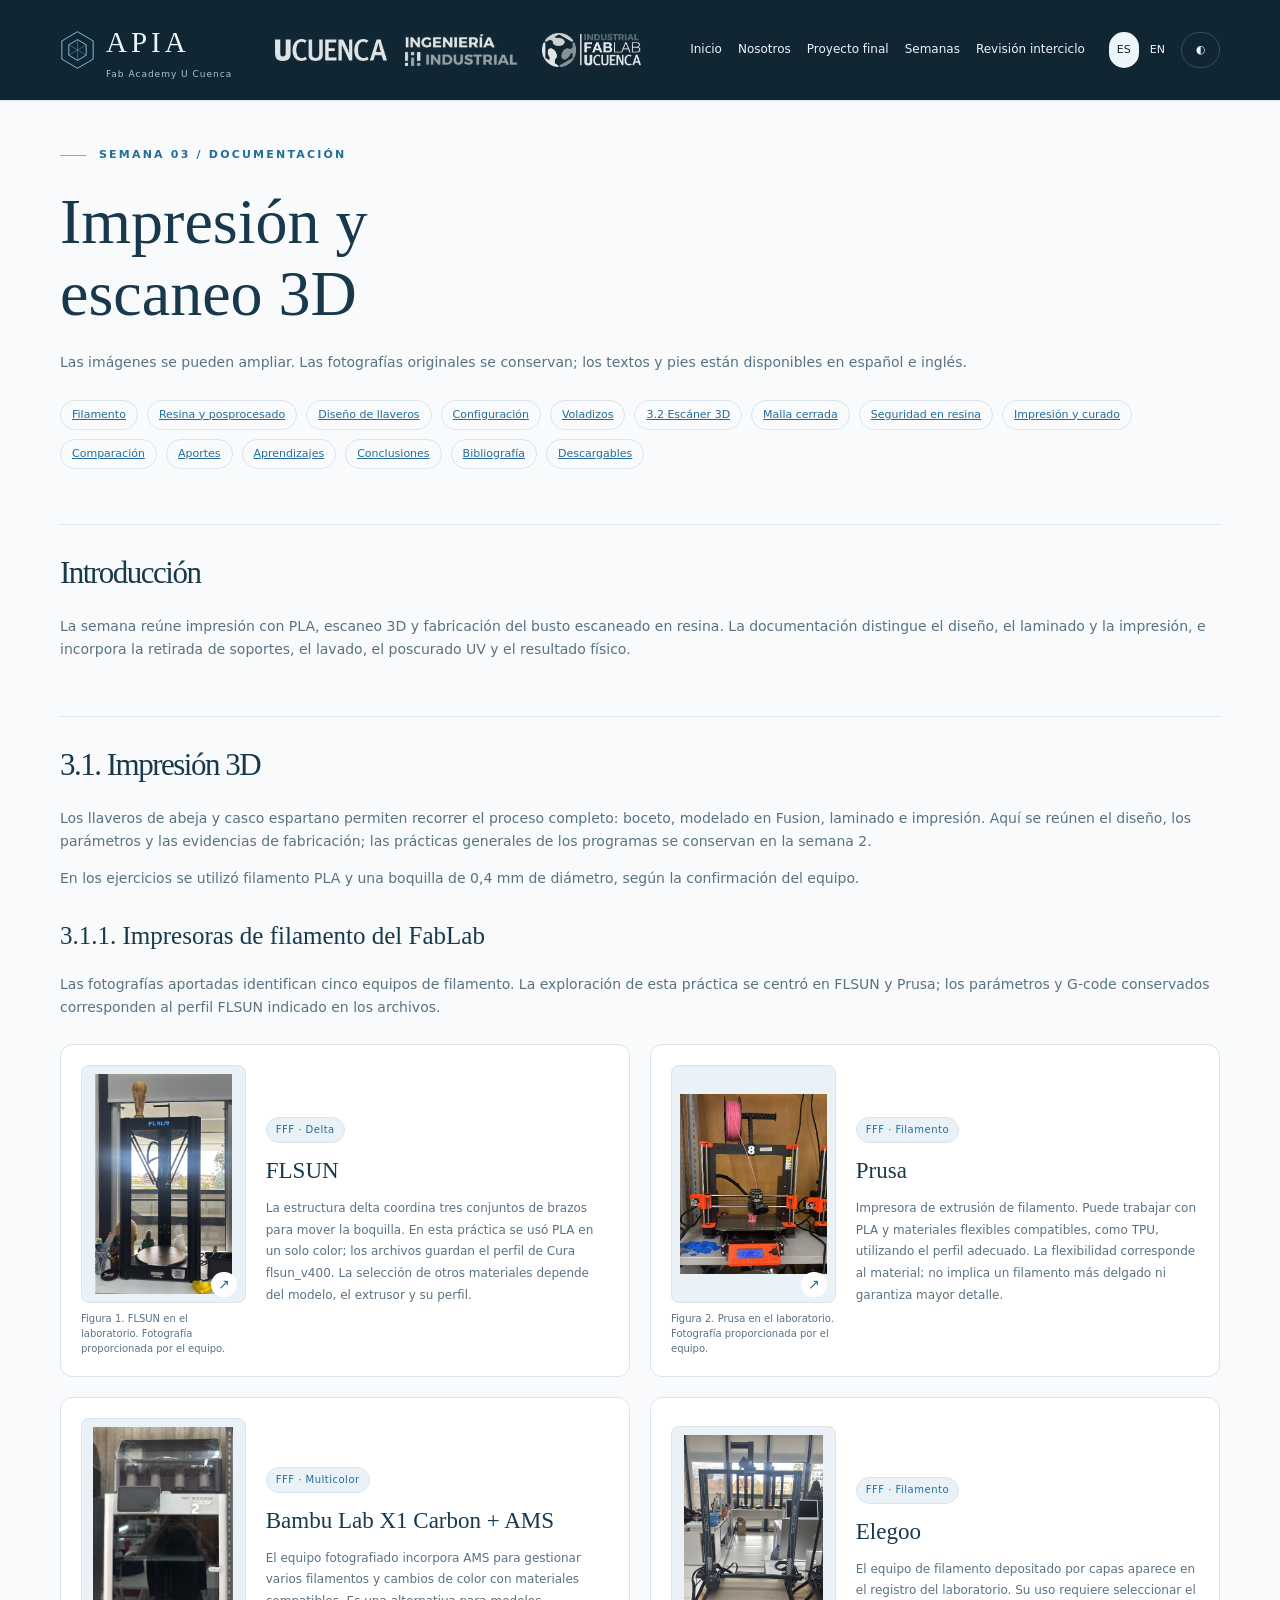
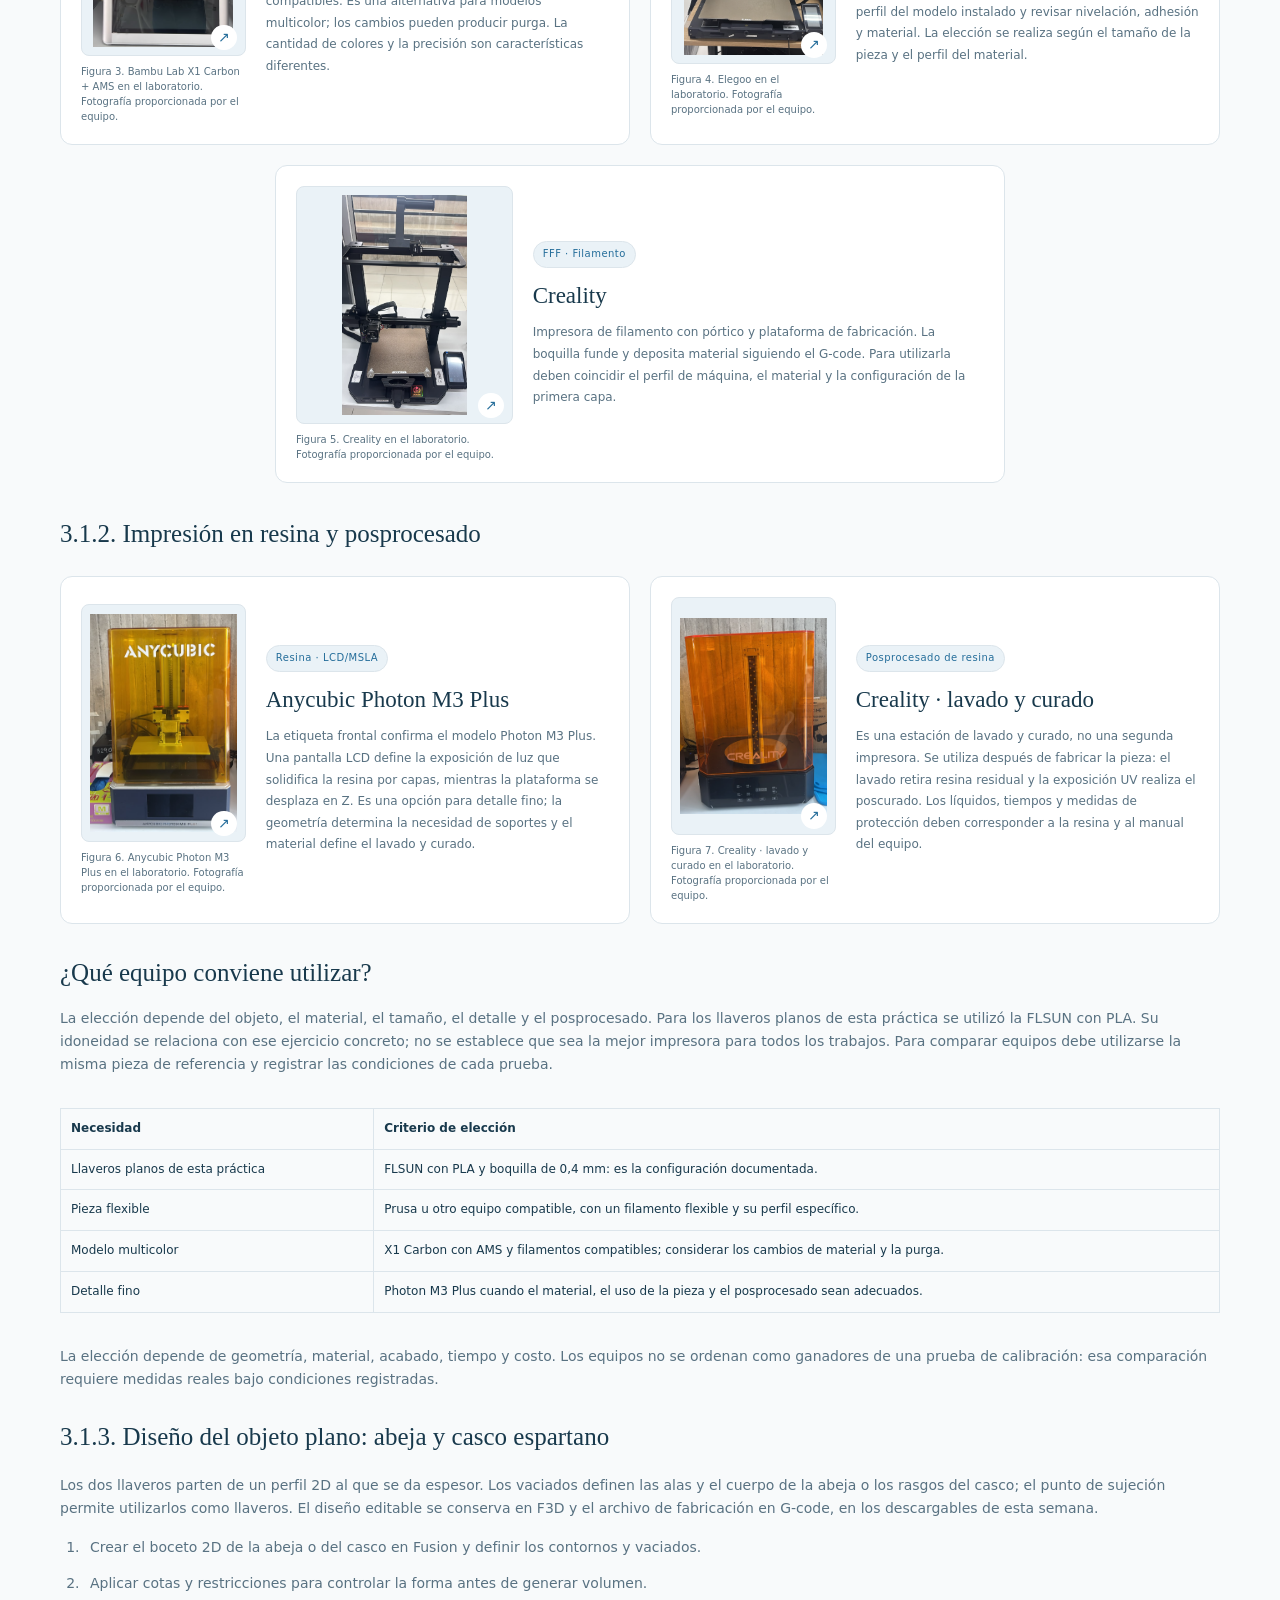
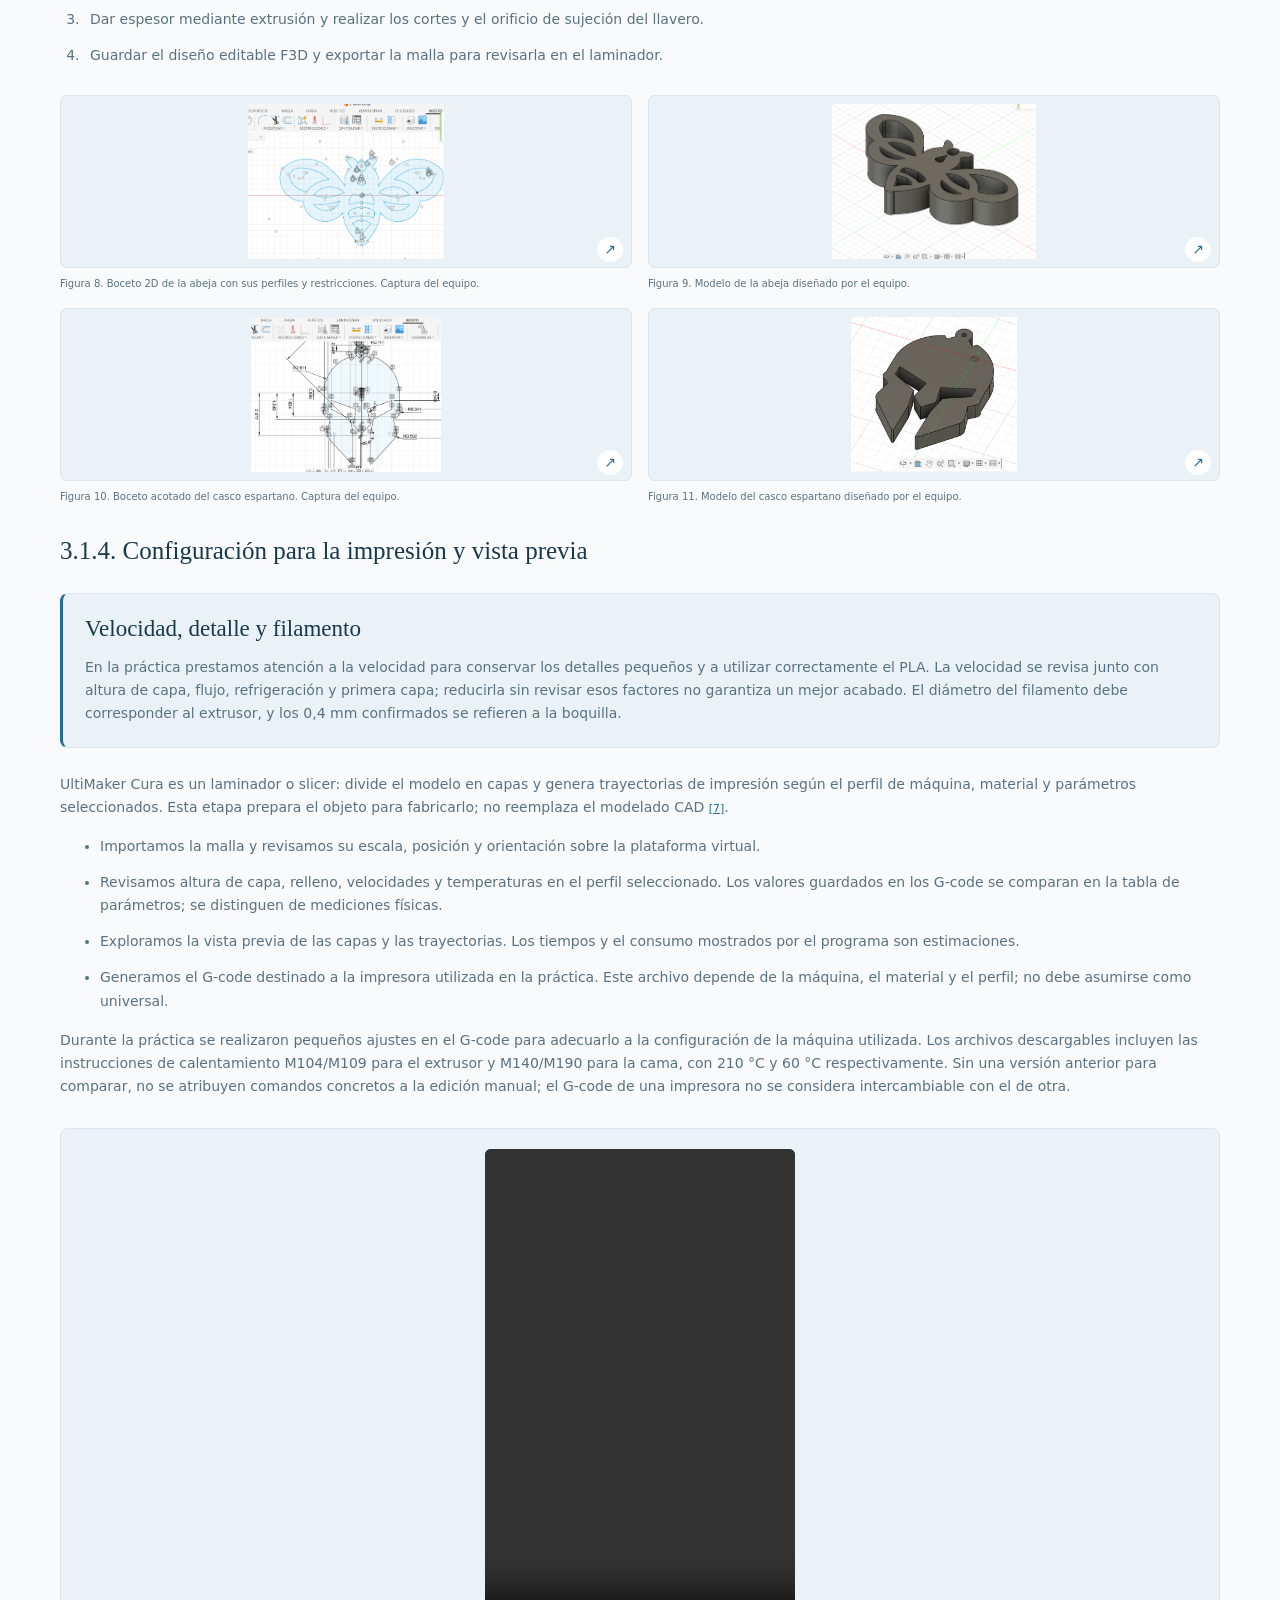
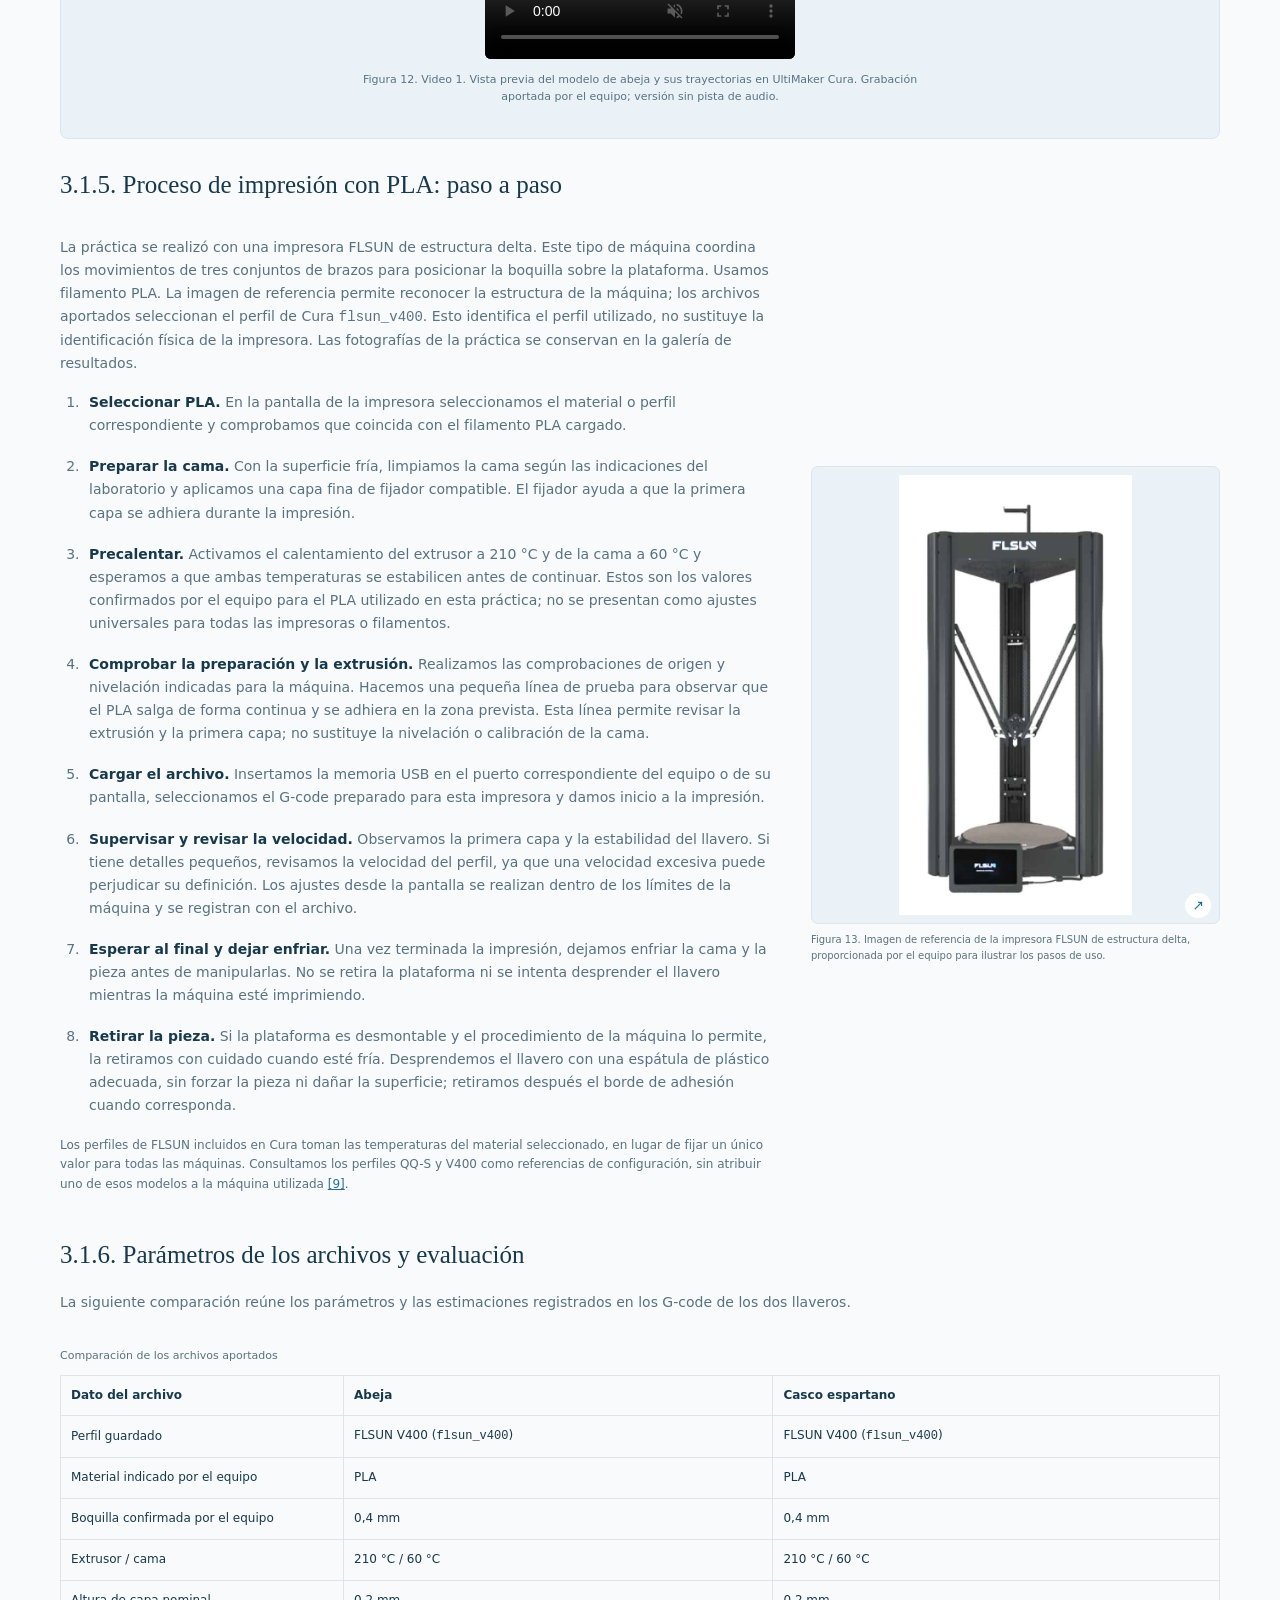
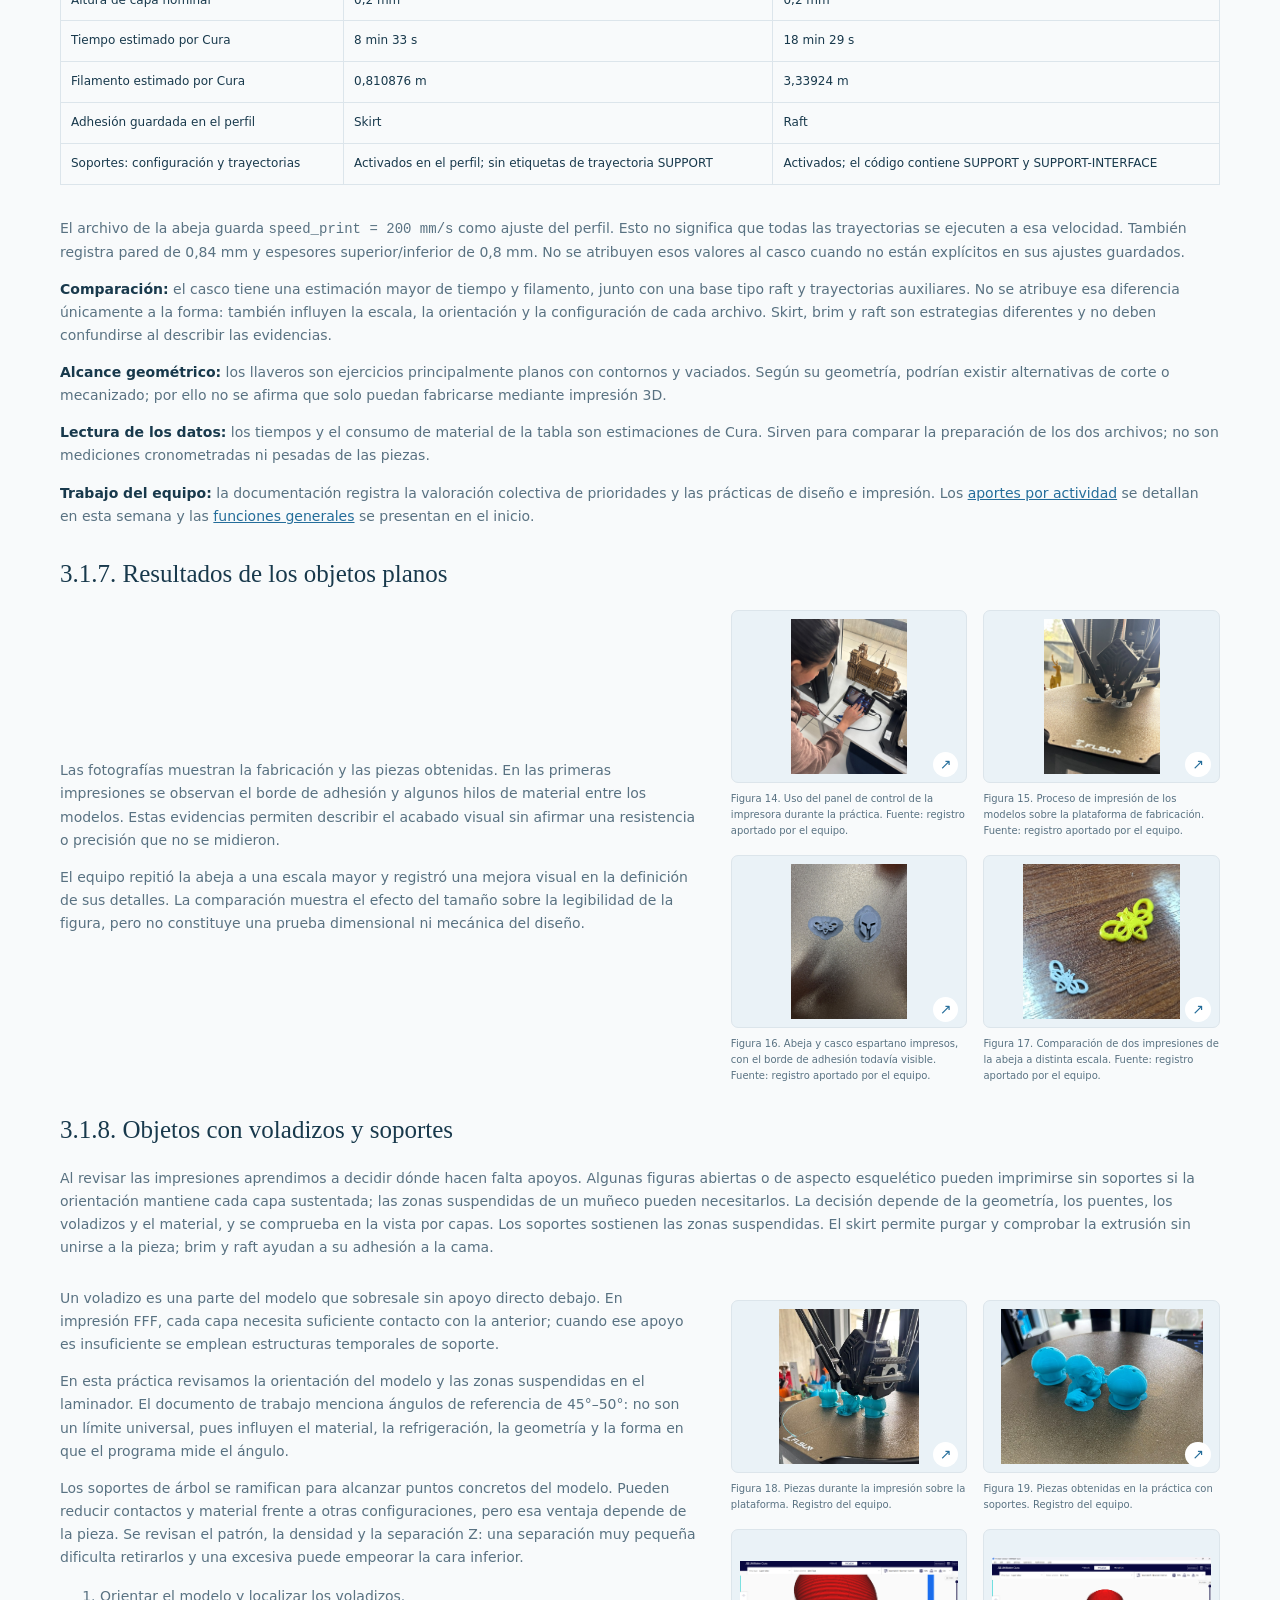
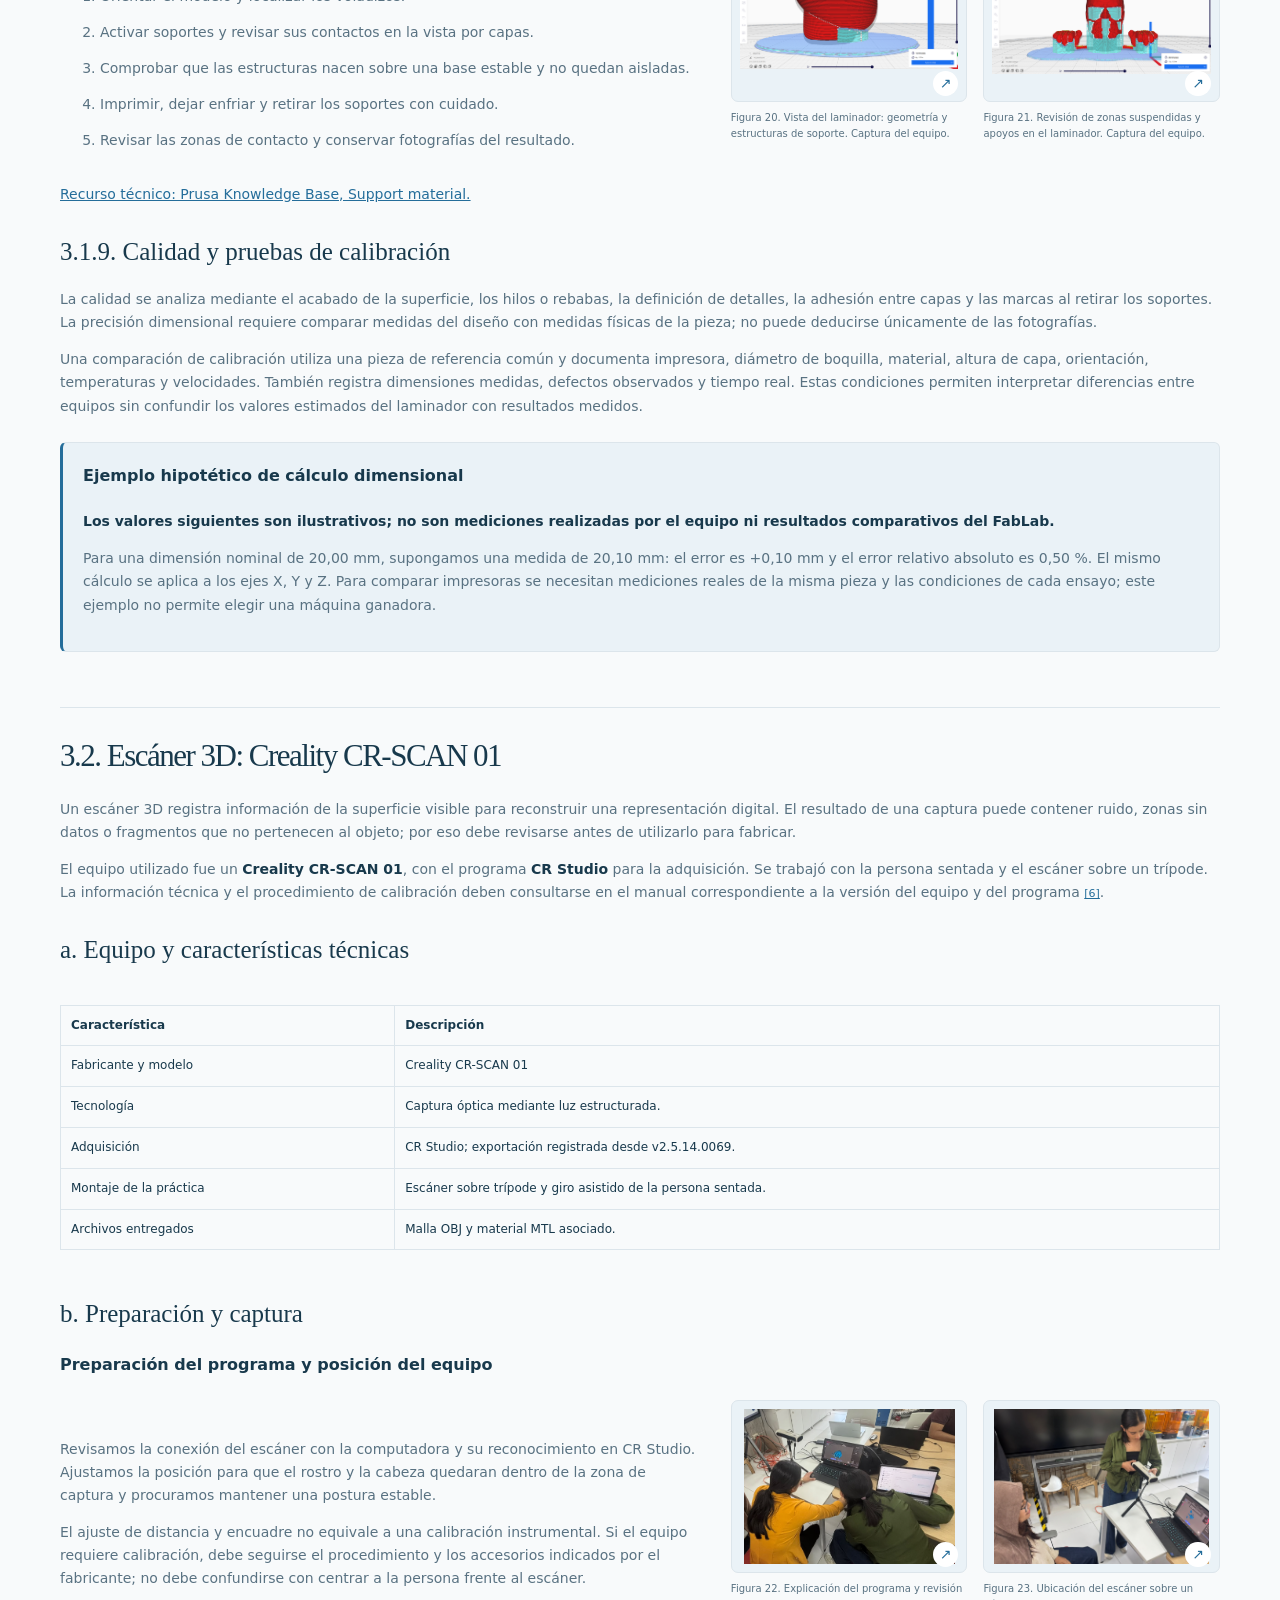
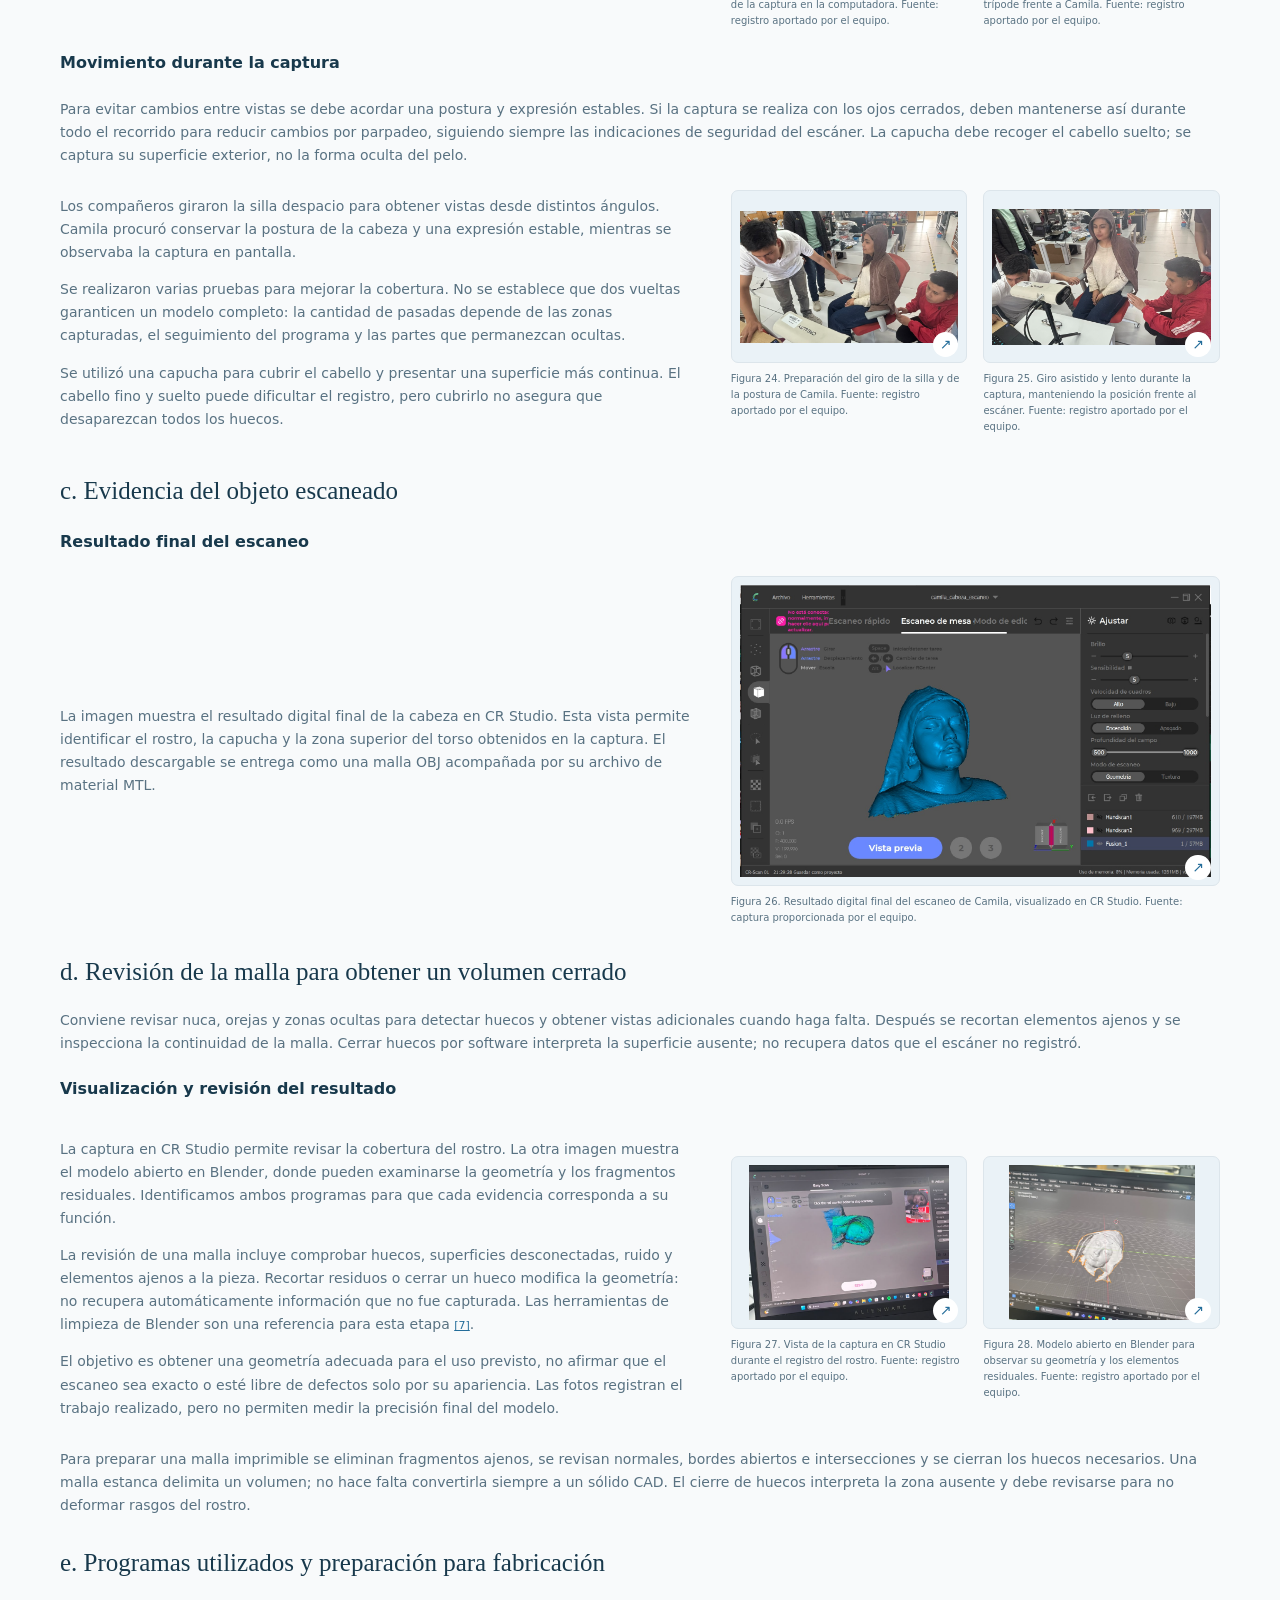
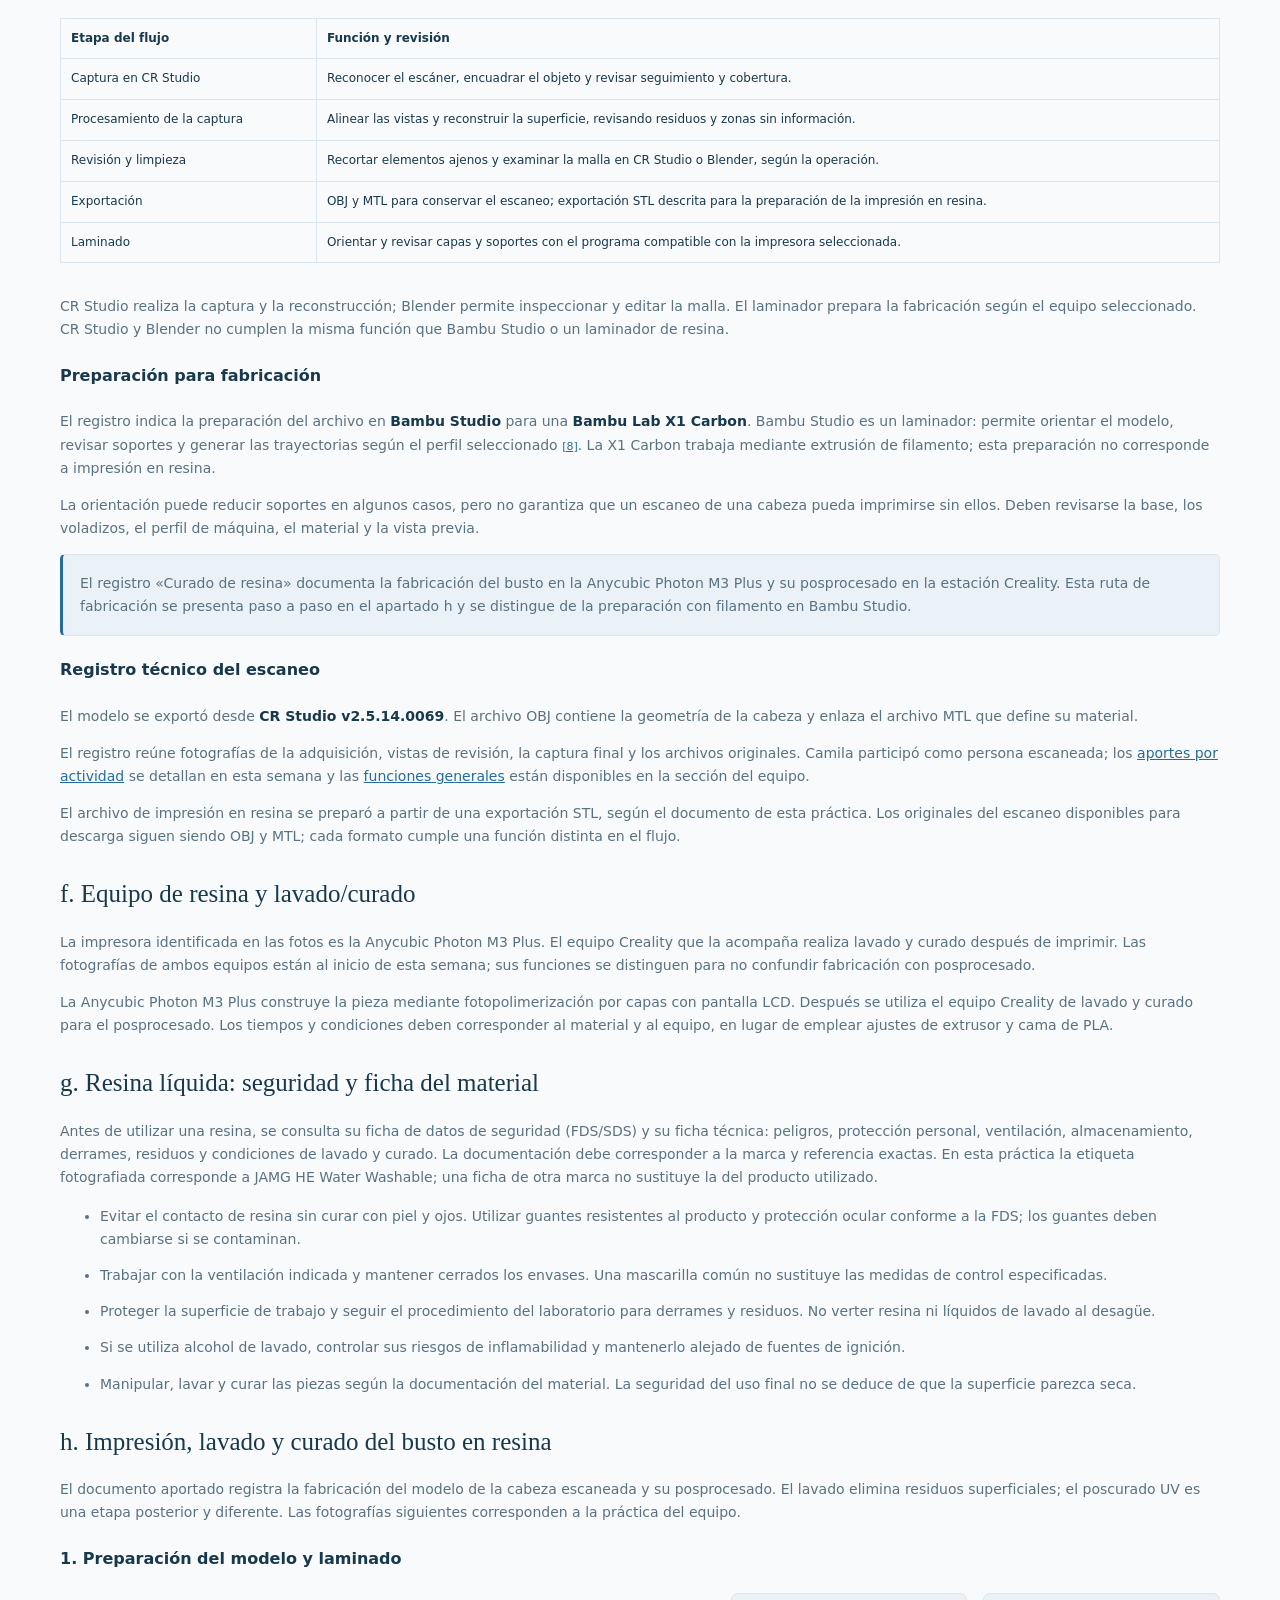
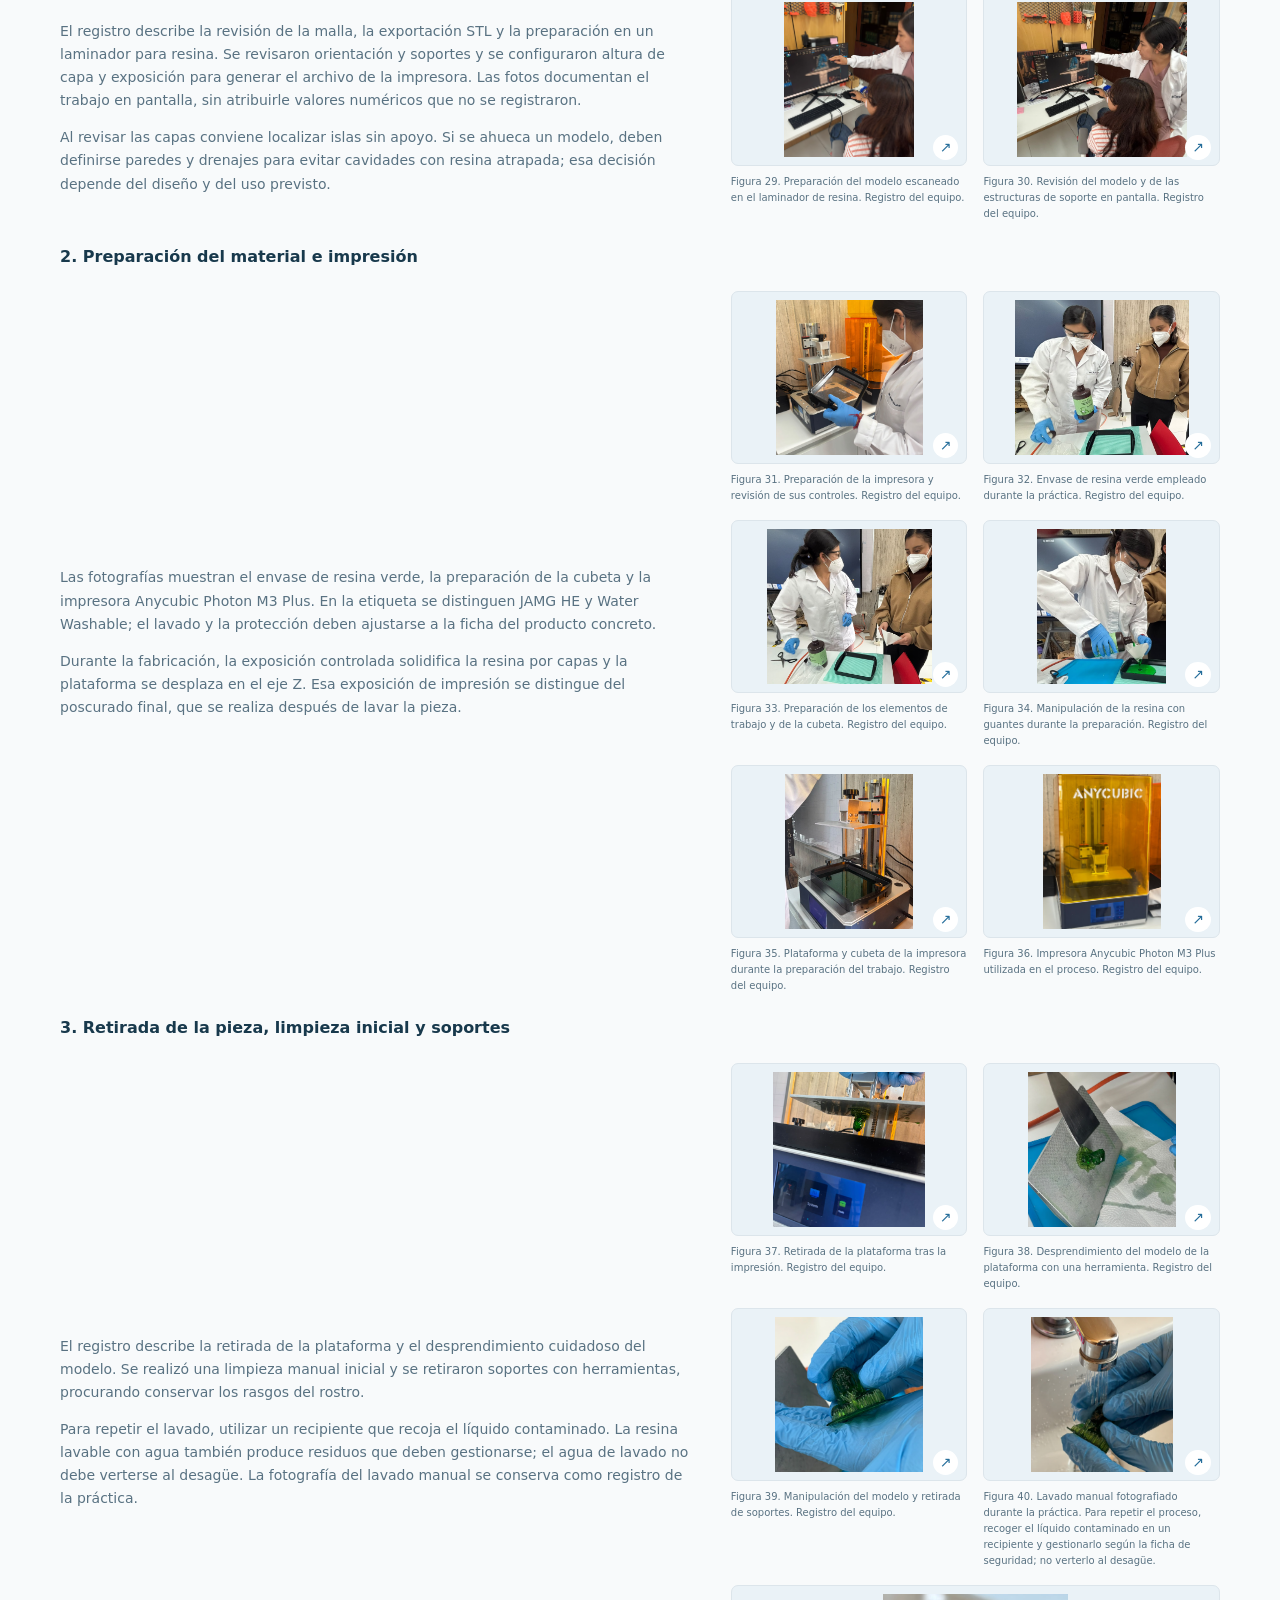
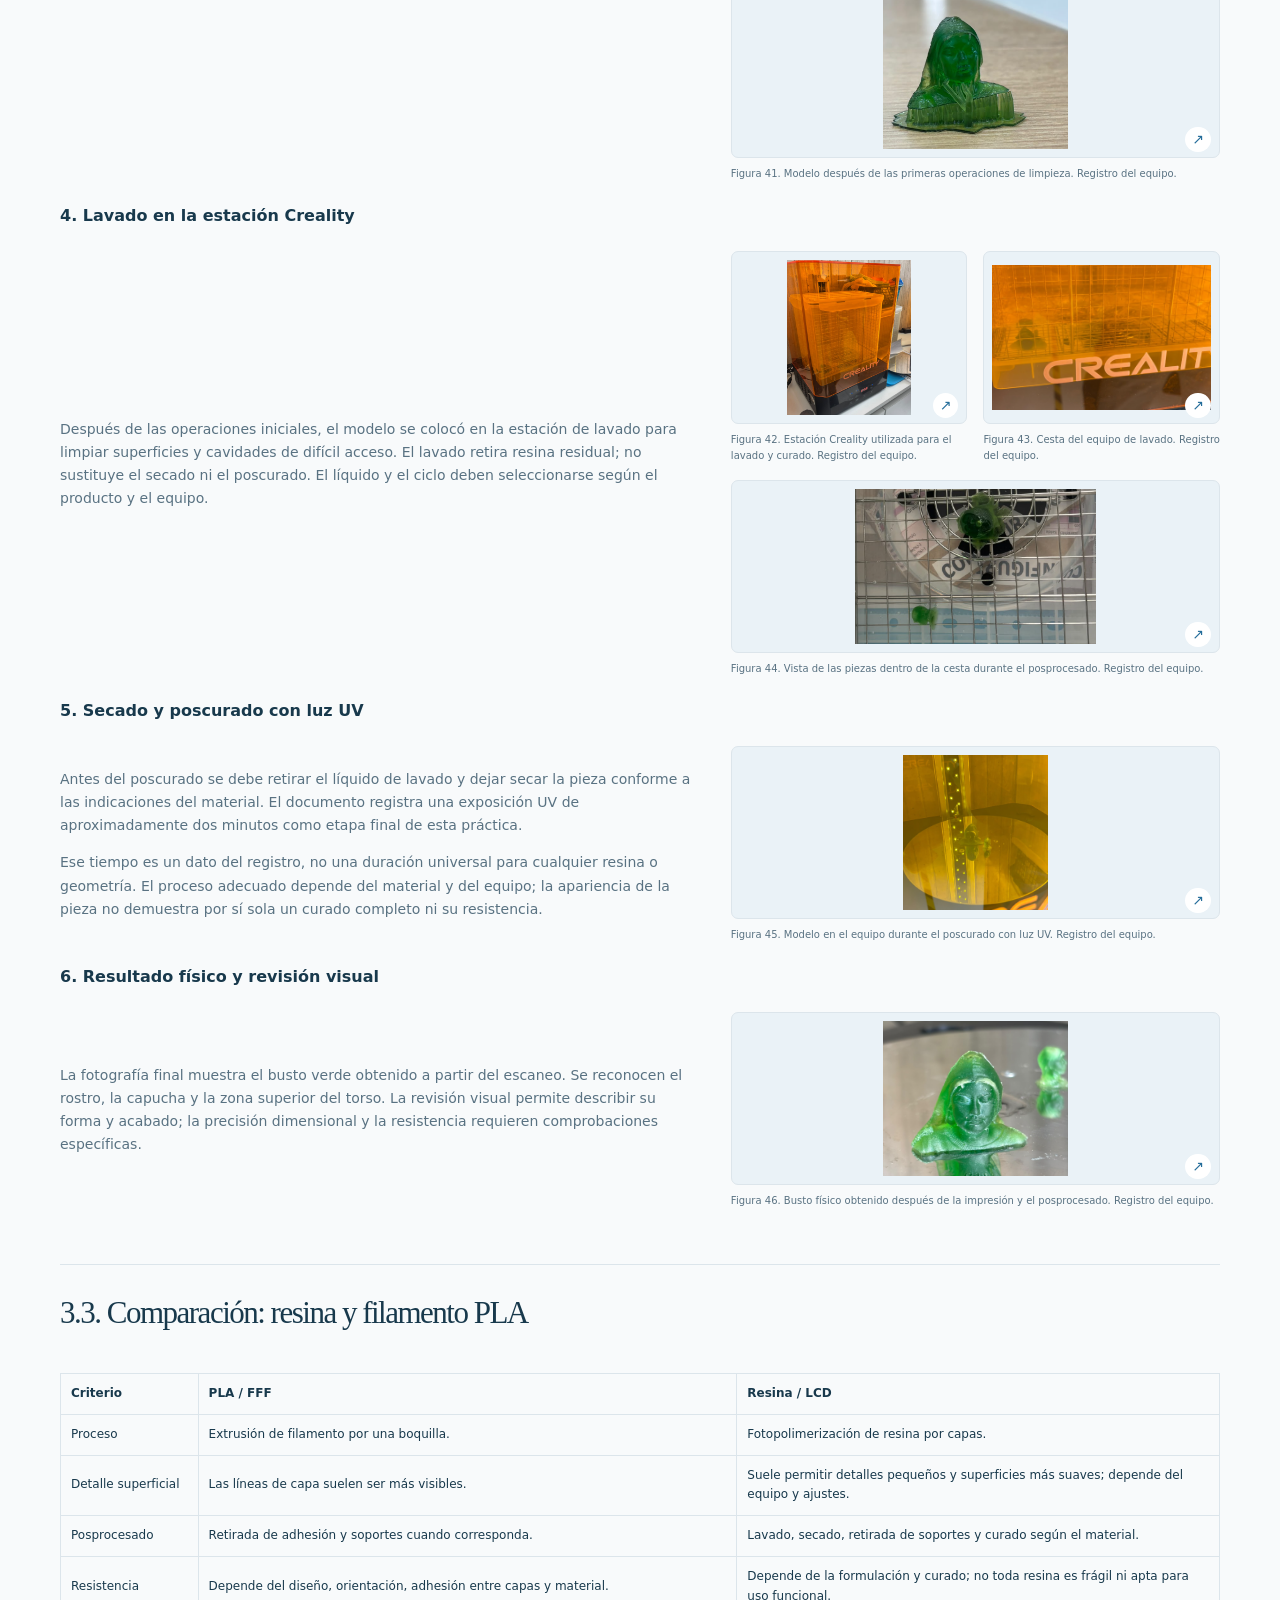
<file: weeks/week-03.html>
<!doctype html>
<html lang="es" data-theme="light"><head><meta charset="utf-8"><meta name="viewport" content="width=device-width, initial-scale=1"><title>Semana 03 · Impresión y escaneo 3D · APIA</title><style>
:root{--bg:#f8fafb;--paper:#fff;--ink:#18394c;--muted:#597282;--blue:#246d9a;--soft:#eaf2f7;--line:#dce5eb;--gold:#c69e57;--header:rgba(248,250,251,.92);color-scheme:light}html[data-theme=dark]{--bg:#101f2a;--paper:#172c39;--ink:#edf5fa;--muted:#afc3cf;--blue:#93cfee;--soft:#203b4c;--line:#355060;--gold:#dfbc7d;--header:rgba(16,31,42,.94);color-scheme:dark}*{box-sizing:border-box}html{scroll-behavior:smooth;scroll-padding-top:110px}body{margin:0;background:var(--bg);color:var(--ink);font:16px/1.65 system-ui,-apple-system,BlinkMacSystemFont,"Segoe UI",sans-serif}button,a{-webkit-tap-highlight-color:transparent}a{color:inherit;text-decoration:none}button{font:inherit;cursor:pointer;color:inherit}button:focus-visible,a:focus-visible{outline:3px solid var(--gold);outline-offset:5px}button{border:0}h1,h2,h3,p{margin:0}h1,h2,.serif{font-family:Georgia,"Times New Roman",serif;font-weight:400}h2{font-size:clamp(36px,4.4vw,58px);line-height:1.13;letter-spacing:-1.5px}p{color:var(--muted)}.wrap{width:min(1160px,calc(100% - 64px));margin:auto}.eyebrow{font-size:11px;font-weight:650;text-transform:uppercase;letter-spacing:2.2px;color:var(--blue);display:flex;align-items:center;gap:13px}.eyebrow:before{content:"";width:26px;height:1px;background:var(--gold)}header{position:sticky;top:0;z-index:10;background:var(--header);backdrop-filter:blur(16px);border-bottom:1px solid var(--line)}.nav{display:flex;align-items:center;justify-content:space-between;min-height:88px;gap:24px}.brand{display:flex;align-items:center;gap:11px}.brand svg{width:35px;height:40px;color:var(--blue)}.brand strong{font-family:Georgia,serif;font-size:29px;letter-spacing:4px;font-weight:400}.brand small{display:block;font-size:8px;letter-spacing:1.8px;color:var(--muted);margin-top:-6px}.navlinks{display:flex;gap:28px;font-size:12px}.tools{display:flex;gap:8px;align-items:center}.tool{background:transparent;border:1px solid var(--line);border-radius:24px;min-width:39px;height:36px;font-size:11px;padding:0 11px}.tool.active{background:var(--ink);color:var(--bg);border-color:var(--ink)}.langs{display:flex;gap:3px}.langs .tool{border:0;min-width:30px;padding:0 8px}.hero{position:relative;overflow:hidden}.hero-grid{display:grid;grid-template-columns:1.08fr 1fr;gap:20px;align-items:center;min-height:655px;padding:70px 0 55px}.hero h1{font-size:clamp(55px,6.6vw,86px);line-height:1.06;letter-spacing:-3.5px;margin:26px 0}.hero h1 em{color:var(--blue);font-weight:400}.hero-copy>p{max-width:430px;font-size:15px}.actions{display:flex;gap:22px;align-items:center;margin-top:33px;flex-wrap:wrap}.primary{background:var(--ink);color:var(--bg);padding:14px 23px;border-radius:5px;font-size:12px;display:inline-flex;gap:24px;align-items:center}.textlink{font-size:12px;border-bottom:1px solid var(--line);padding:9px 0}.hero-art{position:relative;height:490px}.orb{position:absolute;inset:28px 0 0;border-radius:50%;background:radial-gradient(ellipse at 40% 40%,var(--paper),var(--soft) 65%,transparent 66%)}.hive-art{position:absolute;width:100%;height:100%;color:var(--blue);overflow:visible}.orbit{stroke:var(--blue);stroke-width:.8;stroke-dasharray:3 7;fill:none;opacity:.3}.hex{fill:var(--paper);stroke:var(--line);stroke-width:1.2}.hex-blue{fill:var(--blue);stroke:var(--blue)}.hex-soft{fill:var(--soft);stroke:var(--line)}.flying{animation:drift 8s ease-in-out infinite;transform-origin:340px 140px}.wing{animation:wing .23s ease-in-out infinite alternate;transform-box:fill-box;transform-origin:bottom center}.art-label{position:absolute;bottom:30px;left:35px;font-size:9px;letter-spacing:2px;color:var(--muted)}.art-note{position:absolute;right:0;top:62px;writing-mode:vertical-rl;font-size:9px;letter-spacing:2px;color:var(--muted)}.hero-bottom{border-top:1px solid var(--line);display:flex;justify-content:space-between;align-items:center;padding:20px 0;font-size:10px;color:var(--muted);letter-spacing:1.3px;text-transform:uppercase}.hero-bottom span:first-child{display:flex;gap:10px;align-items:center}.dot{width:6px;height:6px;border-radius:50%;background:var(--gold)}section{padding:100px 0;scroll-margin-top:20px}.intro{background:var(--paper);border-block:1px solid var(--line)}.intro-grid{display:grid;grid-template-columns:.8fr 1fr;gap:90px;align-items:start}.intro h2{margin-top:24px}.intro-text{padding-top:35px}.intro-text p+p{margin-top:18px}.pillars{display:flex;gap:10px;flex-wrap:wrap;margin-top:28px}.pill{font-size:10px;border:1px solid var(--line);border-radius:20px;padding:6px 12px;letter-spacing:.5px}.section-top{display:flex;justify-content:space-between;gap:36px;align-items:end;margin-bottom:40px}.section-top h2{margin-top:20px}.section-top>p{max-width:310px;font-size:13px}.team-grid{display:grid;grid-template-columns:repeat(4,1fr);gap:20px}.person{background:var(--paper);border:1px solid var(--line);border-radius:7px;overflow:hidden}.portrait{height:240px;position:relative;background:var(--soft);display:grid;place-items:center;overflow:hidden}.portrait:before{content:"";width:150px;height:150px;border:1px solid var(--line);transform:rotate(30deg);border-radius:28px}.portrait svg{position:absolute;width:94px;height:115px;color:var(--blue);opacity:.3}.portrait img{position:absolute;width:100%;height:100%;object-fit:cover}.photo-label{position:absolute;bottom:13px;left:15px;font-size:8px;text-transform:uppercase;letter-spacing:1.8px;color:var(--muted)}.person-copy{padding:20px}.person h3{font:22px Georgia,serif}.person-copy p{font-size:12px;margin-top:8px}.person-num{font-size:10px;color:var(--gold);letter-spacing:1px;display:block;margin-bottom:9px}.project{background:var(--soft);border-block:1px solid var(--line)}.project-grid{display:grid;grid-template-columns:1fr 1fr;gap:80px;align-items:center}.project-visual{height:360px;border:1px solid var(--line);border-radius:7px;position:relative;display:grid;place-items:center;background:var(--paper);overflow:hidden}.project-visual svg{height:280px;width:90%;color:var(--blue)}.visual-caption{position:absolute;left:22px;bottom:18px;font-size:9px;letter-spacing:1.6px;color:var(--muted)}.project h2{margin:20px 0}.project p{font-size:14px}.status{display:inline-flex;align-items:center;gap:8px;padding:5px 10px;border:1px solid var(--line);border-radius:20px;font-size:9px;letter-spacing:.7px;margin-bottom:18px}.project .textlink{display:inline-block;margin-top:20px}.weeks{background:var(--paper)}.weeks-head{margin-bottom:28px;display:flex;justify-content:space-between;gap:16px;align-items:center}.search{border:1px solid var(--line);background:var(--bg);color:var(--ink);border-radius:5px;padding:11px 14px;font:12px system-ui;max-width:100%;width:280px}.week-count{font-size:11px;color:var(--muted)}.week-grid{display:grid;grid-template-columns:repeat(3,1fr);gap:14px}.week{padding:22px;text-align:left;background:var(--bg);border:1px solid var(--line);border-radius:6px;min-height:155px;transition:transform .2s,border-color .2s;display:flex;flex-direction:column;align-items:start}.week:hover{transform:translateY(-4px);border-color:var(--blue)}.week-top{display:flex;justify-content:space-between;width:100%;font-size:10px;color:var(--blue);letter-spacing:1px}.week-top .arrow{font-size:17px;line-height:1}.week h3{font:21px/1.2 Georgia,serif;margin:17px 0 13px}.week-status{font-size:9px;color:var(--muted);margin-top:auto;display:flex;gap:6px;align-items:center}.week-status:before{content:"";width:4px;height:4px;border:1px solid var(--gold);border-radius:50%}.calendar-note{font-size:11px;margin-top:22px}.empty{padding:30px 0;color:var(--muted)}.closing{padding:65px 0;text-align:center;border-top:1px solid var(--line)}.closing .serif{font-size:clamp(27px,4vw,42px)}.closing p{font-size:12px;margin-top:13px}footer{border-top:1px solid var(--line);padding:24px 0}.footer-inner{display:flex;justify-content:space-between;gap:20px;align-items:center;font-size:10px;color:var(--muted)}dialog{width:min(680px,calc(100% - 32px));max-height:85dvh;border:1px solid var(--line);background:var(--paper);color:var(--ink);border-radius:10px;padding:38px;box-shadow:0 30px 100px #0003}dialog::backdrop{background:#0b2439a6;backdrop-filter:blur(5px)}.dialog-close{float:right;background:var(--soft);border-radius:50%;width:35px;height:35px;font-size:24px;line-height:1}.dialog-label{font-size:10px;letter-spacing:1.6px;color:var(--blue);margin-bottom:20px}dialog h2{font-size:36px;margin:18px 0 24px}dialog h3{font:23px Georgia,serif;margin:24px 0 10px}dialog p{font-size:14px;white-space:pre-line}.skip{position:fixed;left:20px;top:-100px;z-index:30;background:var(--ink);color:var(--bg);padding:12px}.skip:focus{top:10px}@keyframes drift{0%,100%{transform:translate(0,0) rotate(-5deg)}50%{transform:translate(-18px,16px) rotate(6deg)}}@keyframes wing{to{transform:scaleX(.75) rotate(9deg)}}@media(min-width:1500px){.hero-grid{min-height:720px}}@media(max-width:900px){.navlinks{gap:15px;font-size:11px}.wrap{width:calc(100% - 40px)}.hero-grid{min-height:580px}.hero h1{font-size:62px}.hero-art{height:380px}.intro-grid,.project-grid{gap:40px}.team-grid{grid-template-columns:repeat(2,1fr)}.portrait{height:260px}}@media(max-width:620px){.nav{flex-wrap:wrap;gap:10px;padding:14px 0}.brand strong{font-size:24px}.brand svg{width:27px}.navlinks{order:3;width:100%;justify-content:space-between;padding-top:8px;border-top:1px solid var(--line);font-size:11px}.tool{height:32px}.hero-grid{grid-template-columns:1fr;padding:44px 0 10px;gap:0}.hero h1{font-size:62px;letter-spacing:-2.5px}.hero-copy>p{font-size:14px}.hero-art{height:340px;max-width:390px;width:100%;margin:0 auto}.art-label{left:15px;bottom:15px;font-size:8px}.art-note{font-size:8px}.hero-bottom{font-size:8px;gap:15px;letter-spacing:.6px}.hero-bottom>span:last-child{text-align:right}section{padding:64px 0}.intro-grid,.project-grid{grid-template-columns:1fr;gap:26px}.intro-text{padding:0}.section-top{display:block}.section-top>p{margin-top:20px}.team-grid{gap:12px}.portrait{height:180px}.person-copy{padding:14px}.person h3{font-size:19px}.person-copy p{font-size:11px}.project-visual{height:290px}.project-grid>.project-copy{order:-1}.week-grid{grid-template-columns:1fr 1fr;gap:10px}.week{padding:15px;min-height:155px}.week h3{font-size:19px}.weeks-head{align-items:start;flex-direction:column}.search{width:100%}.footer-inner{align-items:start}.footer-inner>span{max-width:190px;text-align:right}dialog{padding:24px}dialog h2{font-size:30px}}@media(prefers-reduced-motion:reduce){html{scroll-behavior:auto}*,*:before,*:after{animation:none!important;transition:none!important}}

.institution-bar{background:#fff;border-bottom:1px solid #dce5eb}.institutions{display:flex;justify-content:center;align-items:center;gap:38px;padding:15px 0}.institution{color:#143b60;font-family:Arial,sans-serif;font-weight:800;line-height:1.12;text-align:center;min-width:150px}.institution.uc{font-size:28px;letter-spacing:-1px}.institution small{display:block;font-size:9px;letter-spacing:1.3px;font-weight:500;margin-top:5px}.institution.industrial{font-size:17px;text-align:left;border-left:4px solid #b2303f;padding-left:12px}.institution.fablab{font-size:21px;border-left:1px solid #dce5eb;padding-left:30px}.group-photo{margin-bottom:35px;border:1px solid var(--line);border-radius:7px;background:var(--soft);min-height:300px;display:flex;align-items:center;justify-content:center;flex-direction:column;gap:14px;padding:30px;text-align:center}.group-photo svg{width:95px;height:75px;color:var(--blue);opacity:.5}.group-photo figcaption{font-size:13px;color:var(--muted)}.group-photo img{width:100%;max-height:480px;object-fit:cover;border-radius:4px}.group-photo.has-photo{padding:0;overflow:hidden}.group-photo.has-photo figcaption{padding:0 20px 20px}.group-photo{margin-inline:0}.navlinks{gap:22px}html{scroll-padding-top:190px}@media(max-width:620px){.institutions{gap:12px;padding:12px 0}.institution{min-width:0;flex:1}.institution.uc{font-size:19px}.institution.industrial{font-size:11px;padding-left:8px}.institution.fablab{font-size:15px;padding-left:10px}.institution small{font-size:7px;letter-spacing:.5px}.group-photo{min-height:230px}.navlinks{gap:15px;justify-content:center}html{scroll-padding-top:210px}}
/* Los archivos originales se conservan; el contenedor solo limita sus márgenes blancos. */
.institutions{gap:24px;padding:12px 0}.institution{position:relative;width:210px;max-width:210px;min-width:0;height:80px;overflow:hidden;background:#fff;flex:1;border:1px solid #e7edf1;border-radius:6px}.institution img{position:absolute;left:50%;top:50%;transform:translate(-50%,-50%);width:calc(100% - 26px);height:auto;display:block;max-width:184px}@media(max-width:620px){.institutions{gap:9px;padding:10px 0}.institution{height:55px}.institution img{width:calc(100% - 12px)}}
/* Logos integrados en la barra principal, sin franja ni tarjetas. */
header{background:#102632;color:#edf5fa}.nav{gap:24px;min-height:100px}.brand{flex-shrink:0}.brand small{color:#afc3cf;font-size:9px;letter-spacing:1px;margin-top:0}.brand svg{color:#93cfee}.institutions{display:flex;align-items:center;gap:18px;padding:0;flex:1;justify-content:center;min-width:0}.institution{flex:0 1 112px;width:112px;max-width:112px;height:46px;border:0;border-radius:0;background:transparent}.institution img{width:100%;max-width:none;filter:grayscale(1) invert(1);mix-blend-mode:screen}.navlinks{flex-shrink:0;color:#edf5fa;gap:20px}.tools{flex-shrink:0}.tool{border-color:#355060;color:#edf5fa}.tool.active{background:#edf5fa;color:#102632;border-color:#edf5fa}html{scroll-padding-top:125px}@media(max-width:1000px){.nav{gap:14px;flex-wrap:wrap;padding:16px 0}.institutions{order:2;flex:0 0 100%;gap:24px}.navlinks{margin-left:auto}.tools{order:1}.institution{height:42px;flex-basis:105px;max-width:105px}html{scroll-padding-top:180px}}@media(max-width:620px){.nav{gap:12px}.brand{margin-right:auto}.navlinks{order:3;width:100%;margin:0;padding-top:10px;border-top:1px solid #355060}.institutions{gap:18px}.institution{height:36px;flex-basis:90px;max-width:90px}.tools{order:0}html{scroll-padding-top:210px}}
/* Portadas de asignaciones: añadir imágenes a medida que se documentan las semanas. */
.week-cover{display:block;width:100%;height:auto;aspect-ratio:3/2;object-fit:cover;border:1px solid var(--line);border-radius:4px;margin-top:17px;background:#f3f8fb}.week-grid{align-items:start}.week{width:100%}
</style><style>.week-document{width:min(1160px,calc(100% - 48px));margin:auto;padding:45px 0 90px}.week-document h1{font-size:clamp(39px,5vw,65px);line-height:1.12;margin:22px 0}.week-document h2{font-size:34px;margin:55px 0 25px;padding-top:30px;border-top:1px solid var(--line)}.week-document h3{font:25px/1.3 Georgia,serif;margin:30px 0 20px}.week-document p{margin:14px 0;font-size:14px}.week-document li{color:var(--muted);font-size:14px;margin:13px 0}.week-document strong{color:var(--ink)}.week-document a{color:var(--blue);text-decoration:underline;overflow-wrap:anywhere}.week-document h2,.week-document h3{scroll-margin-top:130px}.back,.language-note{font-size:12px}.draft-banner{padding:9px 15px;border:1px solid var(--line);background:var(--soft);border-radius:5px;font-size:11px;margin:20px 0}.toc{display:flex;flex-wrap:wrap;gap:9px;margin:25px 0}.toc a{border:1px solid var(--line);border-radius:22px;padding:5px 11px;font-size:11px}.evidence{display:grid;grid-template-columns:minmax(0,1.3fr) minmax(0,1fr);gap:35px;align-items:start}.gallery{display:grid;grid-template-columns:repeat(2,minmax(0,1fr));gap:16px;padding-top:12px}.gallery figure{margin:0;min-width:0}.gallery figure:last-child:nth-child(odd){grid-column:1/-1;max-width:100%}.gallery-open{display:block;position:relative;background:var(--soft);border:1px solid var(--line);border-radius:7px;padding:8px;width:100%}.gallery-open img{display:block;width:100%;height:155px;object-fit:contain}.gallery-open span{position:absolute;right:8px;bottom:5px;border-radius:20px;background:var(--paper);padding:1px 7px;font-size:14px;color:var(--blue)}figcaption{font-size:10px;line-height:1.6;color:var(--muted);margin-top:8px}.gallery-open:hover{border-color:var(--blue)}.table-scroll{overflow-x:auto}table{border-collapse:collapse;width:100%;margin:18px 0;font-size:12px}th,td{padding:10px;border:1px solid var(--line);text-align:left}caption{text-align:left;color:var(--muted);font-size:11px;margin-bottom:10px}.video-evidence{margin:30px 0;padding:20px;background:var(--soft);border:1px solid var(--line);border-radius:8px;text-align:center}.video-evidence video{display:block;width:100%;max-width:310px;max-height:510px;margin:auto;border-radius:6px;background:#102632;aspect-ratio:478/850}.video-evidence figcaption{max-width:600px;margin:12px auto;text-align:center;font-size:11px}.downloads{display:grid;grid-template-columns:1fr 1fr;gap:12px}.download-card{background:var(--paper);border:1px solid var(--line);padding:17px;border-radius:6px;font-size:13px}.download-card small{display:block;margin-top:10px;font-size:10px;color:var(--muted)}.references{padding-left:20px}.references li{font-size:12px}.citation{font-size:11px}.gallery-dialog{width:min(1050px,calc(100% - 32px));padding:22px}.gallery-dialog img{display:block;width:100%;max-height:65dvh;object-fit:contain;background:#fff;border-radius:5px}.gallery-dialog figure{margin:18px 0 0}.gallery-dialog figcaption{font-size:12px}.gallery-controls{display:flex;justify-content:space-between;align-items:center;gap:12px}.gallery-controls button{background:var(--soft);border:1px solid var(--line);border-radius:5px;padding:7px 14px;font-size:12px}.gallery-controls button:disabled{opacity:.4;cursor:default}.gallery-controls .dialog-close{float:none;font-size:22px;padding:3px}.gallery-controls span{font-size:11px;color:var(--muted)}@media(max-width:760px){.evidence{grid-template-columns:1fr;gap:5px}.week-document{width:calc(100% - 40px);padding-top:28px}.week-document h2{font-size:29px}.week-document h3{font-size:23px}.gallery-open img{height:150px}.downloads{grid-template-columns:1fr}.week-document h2,.week-document h3{scroll-margin-top:205px}}@media print{header,.draft-banner,.toc,.gallery-controls{display:none}.week-document{width:100%}.gallery-open{padding:0}.video-evidence{break-inside:avoid}figure{break-inside:avoid}}</style><style>.printer-steps{padding-left:24px}.printer-steps li{padding-left:5px;margin-bottom:18px}.printer-photo{position:sticky;top:125px}.printer-photo .gallery-open img{height:auto;max-height:440px;object-fit:contain}.machine-note{font-size:12px!important}@media(max-width:760px){.printer-photo{position:static}.printer-photo .gallery-open img{max-height:320px}}</style><style>.download-link{display:inline-block;margin-top:12px;padding:8px 12px;border:1px solid var(--line);border-radius:5px;background:var(--soft);font-size:12px}.download-link:hover{border-color:var(--blue)}.download-card strong{display:block}</style><style>.download-shortcuts{display:flex;gap:12px;flex-wrap:wrap;margin:20px 0}.download-shortcuts a{padding:12px 16px;border:1px solid var(--blue);border-radius:6px;background:var(--soft);font-size:12px;font-weight:600}.week-document section.download-group{padding:24px;margin:24px 0;border:1px solid var(--line);border-radius:9px;background:var(--paper)}.week-document .download-group h3{margin-top:0}.download-group .download-card{background:var(--bg)}.download-group .download-link{font-weight:600}.week-document .printer-operation{grid-template-columns:minmax(0,1.4fr) minmax(0,.8fr)}@media(max-width:760px){.week-document .printer-operation{grid-template-columns:1fr}.week-document section.download-group{padding:16px}.download-shortcuts{display:grid}.download-shortcuts a{width:100%}}</style><link rel="stylesheet" href="../site-navigation.css?v=4"><style>.week-document .evidence{align-items:center}.week-document .evidence>.gallery{padding-top:0}.week-document h2{font-size:31px}.week-document .gallery:has(img[src*="kano-"]),.week-document .gallery:has(img[src*="jtbd-"]),.week-document .gallery:has(img[src*="problema-"]),.week-document .gallery:has(img[src*="paquete-plano-"]){grid-template-columns:1fr}.week-document .gallery img[src*="kano-"],.week-document .gallery img[src*="jtbd-"],.week-document .gallery img[src*="problema-"],.week-document .gallery img[src*="paquete-plano-"]{height:250px}.source-review{margin:18px 0 25px;padding:12px 16px;border:1px solid var(--line);border-radius:6px;background:var(--soft);font-size:12px}.source-review p{font-size:12px}.draft-banner{font-weight:600}.week-document .back{display:inline-block;margin-bottom:15px}@media(max-width:760px){.week-document h2{font-size:28px}}</style><style>.final-scan-gallery .gallery-open img{height:auto;max-height:300px}.week-document .resin-note{padding:17px;border:1px solid var(--line);border-left:3px solid var(--blue);border-radius:5px;background:var(--soft)}.download-link{display:inline-block;margin-top:12px;padding:9px 13px;border:1px solid var(--line);border-radius:5px;background:var(--soft);font-size:12px;font-weight:600}.download-link:hover{border-color:var(--blue)}</style><style>.week-document .calibration-example{padding:20px;border:1px solid var(--line);border-left:3px solid var(--blue);border-radius:6px;background:var(--soft);margin:24px 0}.week-document .calibration-example h4{margin-top:0}</style><link rel="stylesheet" href="week-03-machines.css?v=1"><link rel="stylesheet" href="../contributions.css?v=2"></head><body><a class="skip" href="#main">Saltar al contenido</a><header><div class="wrap nav"><a class="brand" href="../index.html#home" aria-label="APIA"><svg viewbox="0 0 40 46" fill="none" aria-hidden="true"><path d="M20 2 38 12.5v21L20 44 2 33.5v-21Z" stroke="currentColor"></path><path d="M20 11 30 17v12L20 35 10 29V17Z" stroke="currentColor"></path><path d="M20 11v24M10 17l20 12M30 17 10 29" stroke="currentColor" opacity=".4"></path></svg><span><strong>APIA</strong><small data-t="brand">Fab Academy U Cuenca</small></span></a><div class="institutions" aria-label="Instituciones"><div class="institution"><img src="../images/header/ucuenca.webp" alt="Universidad de Cuenca" width="360" height="69" decoding="async"></div><div class="institution"><img src="../images/header/ingenieria-industrial.webp" alt="Ingeniería Industrial" width="193" height="56" decoding="async"></div><div class="institution"><img src="../images/header/fablab-ucuenca.webp" alt="Industrial FabLab UCuenca" width="349" height="120" decoding="async"></div></div><nav class="navlinks" aria-label="Principal"><a href="../index.html#home" data-nav-label="home">Inicio</a><a href="../index.html#about" data-nav-label="about">Nosotros</a><a href="../index.html#project" data-nav-label="project">Proyecto final</a><a href="../index.html#assignments" data-nav-label="weeks">Semanas</a><a href="../midterm-review.html" data-nav-label="midterm">Revisión interciclo</a></nav><div class="tools"><div class="langs"><button class="tool active" id="es" lang="es" aria-label="Español" aria-pressed="true">ES</button><button class="tool" id="en" lang="en" aria-label="English" aria-pressed="false">EN</button></div><button class="tool" id="theme" aria-label="Activar tema oscuro" aria-pressed="false">◐</button></div></div></header><main id="main" class="week-document"><div class="eyebrow" id="weekLabel">SEMANA 03 / DOCUMENTACIÓN</div><h1 id="weekHeading">Impresión y<br>escaneo 3D</h1><p class="language-note" id="languageNote"></p><nav class="toc" aria-label="Contenido de la semana"><a href="#seleccion-impresora">Filamento</a><a href="#maquinas-resina">Resina y posprocesado</a><a href="#objeto-plano">Diseño de llaveros</a><a href="#cura">Configuración</a><a href="#voladizos">Voladizos</a><a href="#escaneo">3.2 Escáner 3D</a><a href="#malla-solida">Malla cerrada</a><a href="#seguridad-resina">Seguridad en resina</a><a href="#proceso-resina">Impresión y curado</a><a href="#comparacion">Comparación</a><a href="#aportes-equipo">Aportes</a><a href="#aprendizajes">Aprendizajes</a><a href="#conclusion">Conclusiones</a><a href="#bibliografia">Bibliografía</a><a href="#descargables">Descargables</a></nav><article id="report"><h2 id="introduccion">Introducción</h2>
<p>La semana reúne impresión con PLA, escaneo 3D y fabricación del busto escaneado en resina. La documentación distingue el diseño, el laminado y la impresión, e incorpora la retirada de soportes, el lavado, el poscurado UV y el resultado físico.</p><h2 id="impresion">3.1. Impresión 3D</h2>
<p>Los llaveros de abeja y casco espartano permiten recorrer el proceso completo: boceto, modelado en Fusion, laminado e impresión. Aquí se reúnen el diseño, los parámetros y las evidencias de fabricación; las prácticas generales de los programas se conservan en la semana 2.</p>
<p>En los ejercicios se utilizó filamento PLA y una boquilla de 0,4 mm de diámetro, según la confirmación del equipo.</p><h3 id="seleccion-impresora">3.1.1. Impresoras de filamento del FabLab</h3><p>Las fotografías aportadas identifican cinco equipos de filamento. La exploración de esta práctica se centró en FLSUN y Prusa; los parámetros y G-code conservados corresponden al perfil FLSUN indicado en los archivos.</p><div class="gallery machine-gallery"><div class="machine-card"><figure><button type="button" class="gallery-open" data-image="../images/week-03/flsun-filamento.png" aria-label="FLSUN en el laboratorio. Fotografía proporcionada por el equipo."><img src="../images/week-03/flsun-filamento.png" alt="FLSUN en el laboratorio. Fotografía proporcionada por el equipo." loading="lazy" decoding="async"><span aria-hidden="true">↗</span></button><figcaption>Figura 1. FLSUN en el laboratorio. Fotografía proporcionada por el equipo.</figcaption></figure><div class="machine-copy"><span class="machine-type">FFF · Delta</span><h4>FLSUN</h4><p>La estructura delta coordina tres conjuntos de brazos para mover la boquilla. En esta práctica se usó PLA en un solo color; los archivos guardan el perfil de Cura flsun_v400. La selección de otros materiales depende del modelo, el extrusor y su perfil.</p></div></div><div class="machine-card"><figure><button type="button" class="gallery-open" data-image="../images/week-03/prusa-filamento.jpeg" aria-label="Prusa en el laboratorio. Fotografía proporcionada por el equipo."><img src="../images/week-03/prusa-filamento.jpeg" alt="Prusa en el laboratorio. Fotografía proporcionada por el equipo." loading="lazy" decoding="async"><span aria-hidden="true">↗</span></button><figcaption>Figura 2. Prusa en el laboratorio. Fotografía proporcionada por el equipo.</figcaption></figure><div class="machine-copy"><span class="machine-type">FFF · Filamento</span><h4>Prusa</h4><p>Impresora de extrusión de filamento. Puede trabajar con PLA y materiales flexibles compatibles, como TPU, utilizando el perfil adecuado. La flexibilidad corresponde al material; no implica un filamento más delgado ni garantiza mayor detalle.</p></div></div><div class="machine-card"><figure><button type="button" class="gallery-open" data-image="../images/week-03/bambu-x1-carbon-ams.png" aria-label="Bambu Lab X1 Carbon + AMS en el laboratorio. Fotografía proporcionada por el equipo."><img src="../images/week-03/bambu-x1-carbon-ams.png" alt="Bambu Lab X1 Carbon + AMS en el laboratorio. Fotografía proporcionada por el equipo." loading="lazy" decoding="async"><span aria-hidden="true">↗</span></button><figcaption>Figura 3. Bambu Lab X1 Carbon + AMS en el laboratorio. Fotografía proporcionada por el equipo.</figcaption></figure><div class="machine-copy"><span class="machine-type">FFF · Multicolor</span><h4>Bambu Lab X1 Carbon + AMS</h4><p>El equipo fotografiado incorpora AMS para gestionar varios filamentos y cambios de color con materiales compatibles. Es una alternativa para modelos multicolor; los cambios pueden producir purga. La cantidad de colores y la precisión son características diferentes.</p></div></div><div class="machine-card"><figure><button type="button" class="gallery-open" data-image="../images/week-03/elegoo-filamento.png" aria-label="Elegoo en el laboratorio. Fotografía proporcionada por el equipo."><img src="../images/week-03/elegoo-filamento.png" alt="Elegoo en el laboratorio. Fotografía proporcionada por el equipo." loading="lazy" decoding="async"><span aria-hidden="true">↗</span></button><figcaption>Figura 4. Elegoo en el laboratorio. Fotografía proporcionada por el equipo.</figcaption></figure><div class="machine-copy"><span class="machine-type">FFF · Filamento</span><h4>Elegoo</h4><p>El equipo de filamento depositado por capas aparece en el registro del laboratorio. Su uso requiere seleccionar el perfil del modelo instalado y revisar nivelación, adhesión y material. La elección se realiza según el tamaño de la pieza y el perfil del material.</p></div></div><div class="machine-card"><figure><button type="button" class="gallery-open" data-image="../images/week-03/creality-filamento.png" aria-label="Creality en el laboratorio. Fotografía proporcionada por el equipo."><img src="../images/week-03/creality-filamento.png" alt="Creality en el laboratorio. Fotografía proporcionada por el equipo." loading="lazy" decoding="async"><span aria-hidden="true">↗</span></button><figcaption>Figura 5. Creality en el laboratorio. Fotografía proporcionada por el equipo.</figcaption></figure><div class="machine-copy"><span class="machine-type">FFF · Filamento</span><h4>Creality</h4><p>Impresora de filamento con pórtico y plataforma de fabricación. La boquilla funde y deposita material siguiendo el G-code. Para utilizarla deben coincidir el perfil de máquina, el material y la configuración de la primera capa.</p></div></div></div><h3 id="maquinas-resina">3.1.2. Impresión en resina y posprocesado</h3><div class="gallery machine-gallery"><div class="machine-card"><figure><button type="button" class="gallery-open" data-image="../images/week-03/anycubic-photon-m3-plus.png" aria-label="Anycubic Photon M3 Plus en el laboratorio. Fotografía proporcionada por el equipo."><img src="../images/week-03/anycubic-photon-m3-plus.png" alt="Anycubic Photon M3 Plus en el laboratorio. Fotografía proporcionada por el equipo." loading="lazy" decoding="async"><span aria-hidden="true">↗</span></button><figcaption>Figura 6. Anycubic Photon M3 Plus en el laboratorio. Fotografía proporcionada por el equipo.</figcaption></figure><div class="machine-copy"><span class="machine-type">Resina · LCD/MSLA</span><h4>Anycubic Photon M3 Plus</h4><p>La etiqueta frontal confirma el modelo Photon M3 Plus. Una pantalla LCD define la exposición de luz que solidifica la resina por capas, mientras la plataforma se desplaza en Z. Es una opción para detalle fino; la geometría determina la necesidad de soportes y el material define el lavado y curado.</p></div></div><div class="machine-card"><figure><button type="button" class="gallery-open" data-image="../images/week-03/creality-lavado-curado.png" aria-label="Creality · lavado y curado en el laboratorio. Fotografía proporcionada por el equipo."><img src="../images/week-03/creality-lavado-curado.png" alt="Creality · lavado y curado en el laboratorio. Fotografía proporcionada por el equipo." loading="lazy" decoding="async"><span aria-hidden="true">↗</span></button><figcaption>Figura 7. Creality · lavado y curado en el laboratorio. Fotografía proporcionada por el equipo.</figcaption></figure><div class="machine-copy"><span class="machine-type">Posprocesado de resina</span><h4>Creality · lavado y curado</h4><p>Es una estación de lavado y curado, no una segunda impresora. Se utiliza después de fabricar la pieza: el lavado retira resina residual y la exposición UV realiza el poscurado. Los líquidos, tiempos y medidas de protección deben corresponder a la resina y al manual del equipo.</p></div></div></div><h4 id="eleccion-equipo">¿Qué equipo conviene utilizar?</h4><p>La elección depende del objeto, el material, el tamaño, el detalle y el posprocesado. Para los llaveros planos de esta práctica se utilizó la FLSUN con PLA. Su idoneidad se relaciona con ese ejercicio concreto; no se establece que sea la mejor impresora para todos los trabajos. Para comparar equipos debe utilizarse la misma pieza de referencia y registrar las condiciones de cada prueba.</p><div class="table-scroll"><table><thead><tr><th>Necesidad</th><th>Criterio de elección</th></tr></thead><tbody><tr><td>Llaveros planos de esta práctica</td><td>FLSUN con PLA y boquilla de 0,4 mm: es la configuración documentada.</td></tr><tr><td>Pieza flexible</td><td>Prusa u otro equipo compatible, con un filamento flexible y su perfil específico.</td></tr><tr><td>Modelo multicolor</td><td>X1 Carbon con AMS y filamentos compatibles; considerar los cambios de material y la purga.</td></tr><tr><td>Detalle fino</td><td>Photon M3 Plus cuando el material, el uso de la pieza y el posprocesado sean adecuados.</td></tr></tbody></table></div><p>La elección depende de geometría, material, acabado, tiempo y costo. Los equipos no se ordenan como ganadores de una prueba de calibración: esa comparación requiere medidas reales bajo condiciones registradas.</p><h3 id="objeto-plano">3.1.3. Diseño del objeto plano: abeja y casco espartano</h3><p>Los dos llaveros parten de un perfil 2D al que se da espesor. Los vaciados definen las alas y el cuerpo de la abeja o los rasgos del casco; el punto de sujeción permite utilizarlos como llaveros. El diseño editable se conserva en F3D y el archivo de fabricación en G-code, en los descargables de esta semana.</p><ol class="design-steps"><li>Crear el boceto 2D de la abeja o del casco en Fusion y definir los contornos y vaciados.</li><li>Aplicar cotas y restricciones para controlar la forma antes de generar volumen.</li><li>Dar espesor mediante extrusión y realizar los cortes y el orificio de sujeción del llavero.</li><li>Guardar el diseño editable F3D y exportar la malla para revisarla en el laminador.</li></ol><div class="gallery"><figure><button type="button" class="gallery-open" data-image="../images/week-02/fusion-abeja-boceto.png" aria-label="Boceto 2D de la abeja con sus perfiles y restricciones. Captura del equipo."><img src="../images/week-02/fusion-abeja-boceto.png" alt="Boceto 2D de la abeja con sus perfiles y restricciones. Captura del equipo." loading="lazy" decoding="async"><span aria-hidden="true">↗</span></button><figcaption>Figura 8. Boceto 2D de la abeja con sus perfiles y restricciones. Captura del equipo.</figcaption></figure><figure><button type="button" class="gallery-open" data-image="../images/week-02/fusion-abeja-modelo.png" aria-label="Modelo de la abeja diseñado por el equipo."><img src="../images/week-02/fusion-abeja-modelo.png" alt="Modelo de la abeja diseñado por el equipo." loading="lazy"><span aria-hidden="true">↗</span></button><figcaption>Figura 9. Modelo de la abeja diseñado por el equipo.</figcaption></figure><figure><button type="button" class="gallery-open" data-image="../images/week-02/fusion-casco-boceto.png" aria-label="Boceto acotado del casco espartano. Captura del equipo."><img src="../images/week-02/fusion-casco-boceto.png" alt="Boceto acotado del casco espartano. Captura del equipo." loading="lazy" decoding="async"><span aria-hidden="true">↗</span></button><figcaption>Figura 10. Boceto acotado del casco espartano. Captura del equipo.</figcaption></figure><figure><button type="button" class="gallery-open" data-image="../images/week-02/fusion-casco-modelo.png" aria-label="Modelo del casco espartano diseñado por el equipo."><img src="../images/week-02/fusion-casco-modelo.png" alt="Modelo del casco espartano diseñado por el equipo." loading="lazy"><span aria-hidden="true">↗</span></button><figcaption>Figura 11. Modelo del casco espartano diseñado por el equipo.</figcaption></figure></div><h3 id="cura">3.1.4. Configuración para la impresión y vista previa</h3>
<div class="practice-note"><h4>Velocidad, detalle y filamento</h4><p>En la práctica prestamos atención a la velocidad para conservar los detalles pequeños y a utilizar correctamente el PLA. La velocidad se revisa junto con altura de capa, flujo, refrigeración y primera capa; reducirla sin revisar esos factores no garantiza un mejor acabado. El diámetro del filamento debe corresponder al extrusor, y los 0,4 mm confirmados se refieren a la boquilla.</p></div><p>UltiMaker Cura es un laminador o slicer: divide el modelo en capas y genera trayectorias de impresión según el perfil de máquina, material y parámetros seleccionados. Esta etapa prepara el objeto para fabricarlo; no reemplaza el modelado CAD <a class="citation" href="#impresion-ref-7">[7]</a>.</p>
<ul><li>Importamos la malla y revisamos su escala, posición y orientación sobre la plataforma virtual.</li><li>Revisamos altura de capa, relleno, velocidades y temperaturas en el perfil seleccionado. Los valores guardados en los G-code se comparan en la tabla de parámetros; se distinguen de mediciones físicas.</li><li>Exploramos la vista previa de las capas y las trayectorias. Los tiempos y el consumo mostrados por el programa son estimaciones.</li><li>Generamos el G-code destinado a la impresora utilizada en la práctica. Este archivo depende de la máquina, el material y el perfil; no debe asumirse como universal.</li></ul>
<p>Durante la práctica se realizaron pequeños ajustes en el G-code para adecuarlo a la configuración de la máquina utilizada. Los archivos descargables incluyen las instrucciones de calentamiento M104/M109 para el extrusor y M140/M190 para la cama, con 210 °C y 60 °C respectivamente. Sin una versión anterior para comparar, no se atribuyen comandos concretos a la edición manual; el G-code de una impresora no se considera intercambiable con el de otra.</p>
<figure class="video-evidence"><video controls muted playsinline loop preload="metadata" aria-label="Vista previa de la abeja en Cura, sin sonido"><source src="../videos/abeja-cura-sin-audio.mp4" type="video/mp4"><a href="../videos/abeja-cura-sin-audio.mp4">Abrir el video</a></source></video><figcaption>Figura 12. Video 1. Vista previa del modelo de abeja y sus trayectorias en UltiMaker Cura. Grabación aportada por el equipo; versión sin pista de audio.</figcaption></figure>
<h3 id="funcionamiento-impresora">3.1.5. Proceso de impresión con PLA: paso a paso</h3><div class="evidence printer-operation"><div><p>La práctica se realizó con una impresora FLSUN de estructura delta. Este tipo de máquina coordina los movimientos de tres conjuntos de brazos para posicionar la boquilla sobre la plataforma. Usamos filamento PLA. La imagen de referencia permite reconocer la estructura de la máquina; los archivos aportados seleccionan el perfil de Cura <code>flsun_v400</code>. Esto identifica el perfil utilizado, no sustituye la identificación física de la impresora. Las fotografías de la práctica se conservan en la galería de resultados.</p><ol class="printer-steps"><li><strong>Seleccionar PLA.</strong> En la pantalla de la impresora seleccionamos el material o perfil correspondiente y comprobamos que coincida con el filamento PLA cargado.</li><li><strong>Preparar la cama.</strong> Con la superficie fría, limpiamos la cama según las indicaciones del laboratorio y aplicamos una capa fina de fijador compatible. El fijador ayuda a que la primera capa se adhiera durante la impresión.</li><li><strong>Precalentar.</strong> Activamos el calentamiento del extrusor a 210 °C y de la cama a 60 °C y esperamos a que ambas temperaturas se estabilicen antes de continuar. Estos son los valores confirmados por el equipo para el PLA utilizado en esta práctica; no se presentan como ajustes universales para todas las impresoras o filamentos.</li><li><strong>Comprobar la preparación y la extrusión.</strong> Realizamos las comprobaciones de origen y nivelación indicadas para la máquina. Hacemos una pequeña línea de prueba para observar que el PLA salga de forma continua y se adhiera en la zona prevista. Esta línea permite revisar la extrusión y la primera capa; no sustituye la nivelación o calibración de la cama.</li><li><strong>Cargar el archivo.</strong> Insertamos la memoria USB en el puerto correspondiente del equipo o de su pantalla, seleccionamos el G-code preparado para esta impresora y damos inicio a la impresión.</li><li><strong>Supervisar y revisar la velocidad.</strong> Observamos la primera capa y la estabilidad del llavero. Si tiene detalles pequeños, revisamos la velocidad del perfil, ya que una velocidad excesiva puede perjudicar su definición. Los ajustes desde la pantalla se realizan dentro de los límites de la máquina y se registran con el archivo.</li><li><strong>Esperar al final y dejar enfriar.</strong> Una vez terminada la impresión, dejamos enfriar la cama y la pieza antes de manipularlas. No se retira la plataforma ni se intenta desprender el llavero mientras la máquina esté imprimiendo.</li><li><strong>Retirar la pieza.</strong> Si la plataforma es desmontable y el procedimiento de la máquina lo permite, la retiramos con cuidado cuando esté fría. Desprendemos el llavero con una espátula de plástico adecuada, sin forzar la pieza ni dañar la superficie; retiramos después el borde de adhesión cuando corresponda.</li></ol><p class="machine-note">Los perfiles de FLSUN incluidos en Cura toman las temperaturas del material seleccionado, en lugar de fijar un único valor para todas las máquinas. Consultamos los perfiles QQ-S y V400 como referencias de configuración, sin atribuir uno de esos modelos a la máquina utilizada <a href="#impresion-ref-9">[9]</a>.</p></div><aside class="gallery printer-photo"><figure><button class="gallery-open" type="button" data-image="../images/week-02/impresora-flsun.png" aria-label="Ampliar: Imagen de referencia de una impresora FLSUN de estructura delta."><img src="../images/week-02/impresora-flsun.png" width="274" height="517" alt="Imagen de referencia de una impresora FLSUN de estructura delta." loading="lazy" decoding="async"><span aria-hidden="true">↗</span></button><figcaption>Figura 13. Imagen de referencia de la impresora FLSUN de estructura delta, proporcionada por el equipo para ilustrar los pasos de uso.</figcaption></figure></aside></div>
<h3 id="analisis-impresion">3.1.6. Parámetros de los archivos y evaluación</h3><p>La siguiente comparación reúne los parámetros y las estimaciones registrados en los G-code de los dos llaveros.</p><div class="table-scroll"><table class="practice-data"><caption>Comparación de los archivos aportados</caption><thead><tr><th>Dato del archivo</th><th>Abeja</th><th>Casco espartano</th></tr></thead><tbody><tr><td>Perfil guardado</td><td>FLSUN V400 (<code>flsun_v400</code>)</td><td>FLSUN V400 (<code>flsun_v400</code>)</td></tr><tr><td>Material indicado por el equipo</td><td>PLA</td><td>PLA</td></tr><tr><td>Boquilla confirmada por el equipo</td><td>0,4 mm</td><td>0,4 mm</td></tr><tr><td>Extrusor / cama</td><td>210 °C / 60 °C</td><td>210 °C / 60 °C</td></tr><tr><td>Altura de capa nominal</td><td>0,2 mm</td><td>0,2 mm</td></tr><tr><td>Tiempo estimado por Cura</td><td>8 min 33 s</td><td>18 min 29 s</td></tr><tr><td>Filamento estimado por Cura</td><td>0,810876 m</td><td>3,33924 m</td></tr><tr><td>Adhesión guardada en el perfil</td><td>Skirt</td><td>Raft</td></tr><tr><td>Soportes: configuración y trayectorias</td><td>Activados en el perfil; sin etiquetas de trayectoria SUPPORT</td><td>Activados; el código contiene SUPPORT y SUPPORT-INTERFACE</td></tr></tbody></table></div><p>El archivo de la abeja guarda <code>speed_print = 200 mm/s</code> como ajuste del perfil. Esto no significa que todas las trayectorias se ejecuten a esa velocidad. También registra pared de 0,84 mm y espesores superior/inferior de 0,8 mm. No se atribuyen esos valores al casco cuando no están explícitos en sus ajustes guardados.</p><p><strong>Comparación:</strong> el casco tiene una estimación mayor de tiempo y filamento, junto con una base tipo raft y trayectorias auxiliares. No se atribuye esa diferencia únicamente a la forma: también influyen la escala, la orientación y la configuración de cada archivo. Skirt, brim y raft son estrategias diferentes y no deben confundirse al describir las evidencias.</p><p><strong>Alcance geométrico:</strong> los llaveros son ejercicios principalmente planos con contornos y vaciados. Según su geometría, podrían existir alternativas de corte o mecanizado; por ello no se afirma que solo puedan fabricarse mediante impresión 3D.</p><p><strong>Lectura de los datos:</strong> los tiempos y el consumo de material de la tabla son estimaciones de Cura. Sirven para comparar la preparación de los dos archivos; no son mediciones cronometradas ni pesadas de las piezas.</p><p><strong>Trabajo del equipo:</strong> la documentación registra la valoración colectiva de prioridades y las prácticas de diseño e impresión. Los <a href="#aportes-equipo">aportes por actividad</a> se detallan en esta semana y las <a href="../index.html#team">funciones generales</a> se presentan en el inicio.</p>
<h3 id="resultados-planos">3.1.7. Resultados de los objetos planos</h3>
<div class="evidence"><div><p>Las fotografías muestran la fabricación y las piezas obtenidas. En las primeras impresiones se observan el borde de adhesión y algunos hilos de material entre los modelos. Estas evidencias permiten describir el acabado visual sin afirmar una resistencia o precisión que no se midieron.</p><p>El equipo repitió la abeja a una escala mayor y registró una mejora visual en la definición de sus detalles. La comparación muestra el efecto del tamaño sobre la legibilidad de la figura, pero no constituye una prueba dimensional ni mecánica del diseño.</p></div><aside class="gallery"><figure><button class="gallery-open" type="button" data-image="../images/week-02/image11.png" aria-label="Ampliar: Uso del panel de control de la impresora durante la práctica."><img src="../images/week-02/image11.png" alt="Uso del panel de control de la impresora durante la práctica." loading="lazy" decoding="async"><span aria-hidden="true">↗</span></button><figcaption>Figura 14. Uso del panel de control de la impresora durante la práctica. Fuente: registro aportado por el equipo.</figcaption></figure><figure><button class="gallery-open" type="button" data-image="../images/week-02/image8.png" aria-label="Ampliar: Proceso de impresión de los modelos sobre la plataforma de fabricación."><img src="../images/week-02/image8.png" alt="Proceso de impresión de los modelos sobre la plataforma de fabricación." loading="lazy" decoding="async"><span aria-hidden="true">↗</span></button><figcaption>Figura 15. Proceso de impresión de los modelos sobre la plataforma de fabricación. Fuente: registro aportado por el equipo.</figcaption></figure><figure><button class="gallery-open" type="button" data-image="../images/week-02/image12.png" aria-label="Ampliar: Abeja y casco espartano impresos, con el borde de adhesión todavía visible."><img src="../images/week-02/image12.png" alt="Abeja y casco espartano impresos, con el borde de adhesión todavía visible." loading="lazy" decoding="async"><span aria-hidden="true">↗</span></button><figcaption>Figura 16. Abeja y casco espartano impresos, con el borde de adhesión todavía visible. Fuente: registro aportado por el equipo.</figcaption></figure><figure><button class="gallery-open" type="button" data-image="../images/week-02/image1.png" aria-label="Ampliar: Comparación de dos impresiones de la abeja a distinta escala."><img src="../images/week-02/image1.png" alt="Comparación de dos impresiones de la abeja a distinta escala." loading="lazy" decoding="async"><span aria-hidden="true">↗</span></button><figcaption>Figura 17. Comparación de dos impresiones de la abeja a distinta escala. Fuente: registro aportado por el equipo.</figcaption></figure></aside></div>
<h3 id="voladizos">3.1.8. Objetos con voladizos y soportes</h3><p>Al revisar las impresiones aprendimos a decidir dónde hacen falta apoyos. Algunas figuras abiertas o de aspecto esquelético pueden imprimirse sin soportes si la orientación mantiene cada capa sustentada; las zonas suspendidas de un muñeco pueden necesitarlos. La decisión depende de la geometría, los puentes, los voladizos y el material, y se comprueba en la vista por capas. Los soportes sostienen las zonas suspendidas. El skirt permite purgar y comprobar la extrusión sin unirse a la pieza; brim y raft ayudan a su adhesión a la cama.</p><div class="evidence"><div><p>Un voladizo es una parte del modelo que sobresale sin apoyo directo debajo. En impresión FFF, cada capa necesita suficiente contacto con la anterior; cuando ese apoyo es insuficiente se emplean estructuras temporales de soporte.</p><p>En esta práctica revisamos la orientación del modelo y las zonas suspendidas en el laminador. El documento de trabajo menciona ángulos de referencia de 45°–50°: no son un límite universal, pues influyen el material, la refrigeración, la geometría y la forma en que el programa mide el ángulo.</p><p>Los soportes de árbol se ramifican para alcanzar puntos concretos del modelo. Pueden reducir contactos y material frente a otras configuraciones, pero esa ventaja depende de la pieza. Se revisan el patrón, la densidad y la separación Z: una separación muy pequeña dificulta retirarlos y una excesiva puede empeorar la cara inferior.</p><ol><li>Orientar el modelo y localizar los voladizos.</li><li>Activar soportes y revisar sus contactos en la vista por capas.</li><li>Comprobar que las estructuras nacen sobre una base estable y no quedan aisladas.</li><li>Imprimir, dejar enfriar y retirar los soportes con cuidado.</li><li>Revisar las zonas de contacto y conservar fotografías del resultado.</li></ol></div><aside class="gallery"><figure><button class="gallery-open" type="button" data-image="../images/week-04/practica-01.jpg" aria-label="Piezas durante la impresión sobre la plataforma. Registro del equipo."><img src="../images/week-04/practica-01.jpg" alt="Piezas durante la impresión sobre la plataforma. Registro del equipo." loading="lazy" decoding="async"><span aria-hidden="true">↗</span></button><figcaption>Figura 18. Piezas durante la impresión sobre la plataforma. Registro del equipo.</figcaption></figure><figure><button class="gallery-open" type="button" data-image="../images/week-04/practica-02.jpg" aria-label="Piezas obtenidas en la práctica con soportes. Registro del equipo."><img src="../images/week-04/practica-02.jpg" alt="Piezas obtenidas en la práctica con soportes. Registro del equipo." loading="lazy" decoding="async"><span aria-hidden="true">↗</span></button><figcaption>Figura 19. Piezas obtenidas en la práctica con soportes. Registro del equipo.</figcaption></figure><figure><button class="gallery-open" type="button" data-image="../images/week-04/practica-03.png" aria-label="Vista del laminador: geometría y estructuras de soporte. Captura del equipo."><img src="../images/week-04/practica-03.png" alt="Vista del laminador: geometría y estructuras de soporte. Captura del equipo." loading="lazy" decoding="async"><span aria-hidden="true">↗</span></button><figcaption>Figura 20. Vista del laminador: geometría y estructuras de soporte. Captura del equipo.</figcaption></figure><figure><button class="gallery-open" type="button" data-image="../images/week-04/practica-04.png" aria-label="Revisión de zonas suspendidas y apoyos en el laminador. Captura del equipo."><img src="../images/week-04/practica-04.png" alt="Revisión de zonas suspendidas y apoyos en el laminador. Captura del equipo." loading="lazy" decoding="async"><span aria-hidden="true">↗</span></button><figcaption>Figura 21. Revisión de zonas suspendidas y apoyos en el laminador. Captura del equipo.</figcaption></figure></aside></div><p><a href="https://help.prusa3d.com/article/support-material_1698" target="_blank" rel="noopener noreferrer">Recurso técnico: Prusa Knowledge Base, Support material.</a></p>
<h3 id="evaluacion-calidad">3.1.9. Calidad y pruebas de calibración</h3><p>La calidad se analiza mediante el acabado de la superficie, los hilos o rebabas, la definición de detalles, la adhesión entre capas y las marcas al retirar los soportes. La precisión dimensional requiere comparar medidas del diseño con medidas físicas de la pieza; no puede deducirse únicamente de las fotografías.</p><p>Una comparación de calibración utiliza una pieza de referencia común y documenta impresora, diámetro de boquilla, material, altura de capa, orientación, temperaturas y velocidades. También registra dimensiones medidas, defectos observados y tiempo real. Estas condiciones permiten interpretar diferencias entre equipos sin confundir los valores estimados del laminador con resultados medidos.</p><aside class="calibration-example" aria-labelledby="ejemplo-calibracion"><h4 id="ejemplo-calibracion">Ejemplo hipotético de cálculo dimensional</h4><p><strong>Los valores siguientes son ilustrativos; no son mediciones realizadas por el equipo ni resultados comparativos del FabLab.</strong></p><p>Para una dimensión nominal de 20,00 mm, supongamos una medida de 20,10 mm: el error es +0,10 mm y el error relativo absoluto es 0,50 %. El mismo cálculo se aplica a los ejes X, Y y Z. Para comparar impresoras se necesitan mediciones reales de la misma pieza y las condiciones de cada ensayo; este ejemplo no permite elegir una máquina ganadora.</p></aside><h2 id="escaneo">3.2. Escáner 3D: Creality CR-SCAN 01</h2>

<p>Un escáner 3D registra información de la superficie visible para reconstruir una representación digital. El resultado de una captura puede contener ruido, zonas sin datos o fragmentos que no pertenecen al objeto; por eso debe revisarse antes de utilizarlo para fabricar.</p>
<p>El equipo utilizado fue un <strong>Creality CR-SCAN 01</strong>, con el programa <strong>CR Studio</strong> para la adquisición. Se trabajó con la persona sentada y el escáner sobre un trípode. La información técnica y el procedimiento de calibración deben consultarse en el manual correspondiente a la versión del equipo y del programa <a class="citation" href="#ref-6">[6]</a>.</p>

<h3 id="especificaciones">a. Equipo y características técnicas</h3>
<div class="table-scroll"><table><thead><tr><th>Característica</th><th>Descripción</th></tr></thead><tbody><tr><td>Fabricante y modelo</td><td>Creality CR-SCAN 01</td></tr><tr><td>Tecnología</td><td>Captura óptica mediante luz estructurada.</td></tr><tr><td>Adquisición</td><td>CR Studio; exportación registrada desde v2.5.14.0069.</td></tr><tr><td>Montaje de la práctica</td><td>Escáner sobre trípode y giro asistido de la persona sentada.</td></tr><tr><td>Archivos entregados</td><td>Malla OBJ y material MTL asociado.</td></tr></tbody></table></div>
<h3 id="escaneo-proceso">b. Preparación y captura</h3>
<h4 id="preparacion-escaneo"> Preparación del programa y posición del equipo</h4>
<div class="evidence"><div><p>Revisamos la conexión del escáner con la computadora y su reconocimiento en CR Studio. Ajustamos la posición para que el rostro y la cabeza quedaran dentro de la zona de captura y procuramos mantener una postura estable.</p><p>El ajuste de distancia y encuadre no equivale a una calibración instrumental. Si el equipo requiere calibración, debe seguirse el procedimiento y los accesorios indicados por el fabricante; no debe confundirse con centrar a la persona frente al escáner.</p></div><aside class="gallery"><figure><button class="gallery-open" type="button" data-image="../images/week-03/image1.png" aria-label="Ampliar: Explicación del programa y revisión de la captura en la computadora."><img src="../images/week-03/image1.png" alt="Explicación del programa y revisión de la captura en la computadora." loading="lazy" decoding="async"><span aria-hidden="true">↗</span></button><figcaption>Figura 22. Explicación del programa y revisión de la captura en la computadora. Fuente: registro aportado por el equipo.</figcaption></figure><figure><button class="gallery-open" type="button" data-image="../images/week-03/image2.png" aria-label="Ampliar: Ubicación del escáner sobre un trípode frente a Camila."><img src="../images/week-03/image2.png" alt="Ubicación del escáner sobre un trípode frente a Camila." loading="lazy" decoding="async"><span aria-hidden="true">↗</span></button><figcaption>Figura 23. Ubicación del escáner sobre un trípode frente a Camila. Fuente: registro aportado por el equipo.</figcaption></figure></aside></div>

<h4 id="captura"> Movimiento durante la captura</h4>
<p>Para evitar cambios entre vistas se debe acordar una postura y expresión estables. Si la captura se realiza con los ojos cerrados, deben mantenerse así durante todo el recorrido para reducir cambios por parpadeo, siguiendo siempre las indicaciones de seguridad del escáner. La capucha debe recoger el cabello suelto; se captura su superficie exterior, no la forma oculta del pelo.</p><div class="evidence"><div><p>Los compañeros giraron la silla despacio para obtener vistas desde distintos ángulos. Camila procuró conservar la postura de la cabeza y una expresión estable, mientras se observaba la captura en pantalla.</p><p>Se realizaron varias pruebas para mejorar la cobertura. No se establece que dos vueltas garanticen un modelo completo: la cantidad de pasadas depende de las zonas capturadas, el seguimiento del programa y las partes que permanezcan ocultas.</p><p>Se utilizó una capucha para cubrir el cabello y presentar una superficie más continua. El cabello fino y suelto puede dificultar el registro, pero cubrirlo no asegura que desaparezcan todos los huecos.</p></div><aside class="gallery"><figure><button class="gallery-open" type="button" data-image="../images/week-03/image3.png" aria-label="Ampliar: Preparación del giro de la silla y de la postura de Camila."><img src="../images/week-03/image3.png" alt="Preparación del giro de la silla y de la postura de Camila." loading="lazy" decoding="async"><span aria-hidden="true">↗</span></button><figcaption>Figura 24. Preparación del giro de la silla y de la postura de Camila. Fuente: registro aportado por el equipo.</figcaption></figure><figure><button class="gallery-open" type="button" data-image="../images/week-03/image4.png" aria-label="Ampliar: Giro asistido y lento durante la captura, manteniendo la posición frente al escáner."><img src="../images/week-03/image4.png" alt="Giro asistido y lento durante la captura, manteniendo la posición frente al escáner." loading="lazy" decoding="async"><span aria-hidden="true">↗</span></button><figcaption>Figura 25. Giro asistido y lento durante la captura, manteniendo la posición frente al escáner. Fuente: registro aportado por el equipo.</figcaption></figure></aside></div>

<h3 id="evidencia-escaneo">c. Evidencia del objeto escaneado</h3>
<h4 id="resultado-final"> Resultado final del escaneo</h4><div class="evidence"><div><p>La imagen muestra el resultado digital final de la cabeza en CR Studio. Esta vista permite identificar el rostro, la capucha y la zona superior del torso obtenidos en la captura. El resultado descargable se entrega como una malla OBJ acompañada por su archivo de material MTL.</p></div><aside class="gallery final-scan-gallery"><figure><button class="gallery-open" type="button" data-image="../images/week-03/cabeza-resultado-final.jpeg" aria-label="Ampliar: Resultado final de la cabeza escaneada en CR Studio."><img src="../images/week-03/cabeza-resultado-final.jpeg" alt="Resultado final de la cabeza escaneada en CR Studio." loading="lazy" decoding="async"><span aria-hidden="true">↗</span></button><figcaption>Figura 26. Resultado digital final del escaneo de Camila, visualizado en CR Studio. Fuente: captura proporcionada por el equipo.</figcaption></figure></aside></div>
<h3 id="malla-solida">d. Revisión de la malla para obtener un volumen cerrado</h3>
<p>Conviene revisar nuca, orejas y zonas ocultas para detectar huecos y obtener vistas adicionales cuando haga falta. Después se recortan elementos ajenos y se inspecciona la continuidad de la malla. Cerrar huecos por software interpreta la superficie ausente; no recupera datos que el escáner no registró.</p><h4 id="resultado-escaneo"> Visualización y revisión del resultado</h4>
<div class="evidence"><div><p>La captura en CR Studio permite revisar la cobertura del rostro. La otra imagen muestra el modelo abierto en Blender, donde pueden examinarse la geometría y los fragmentos residuales. Identificamos ambos programas para que cada evidencia corresponda a su función.</p><p>La revisión de una malla incluye comprobar huecos, superficies desconectadas, ruido y elementos ajenos a la pieza. Recortar residuos o cerrar un hueco modifica la geometría: no recupera automáticamente información que no fue capturada. Las herramientas de limpieza de Blender son una referencia para esta etapa <a class="citation" href="#ref-7">[7]</a>.</p><p>El objetivo es obtener una geometría adecuada para el uso previsto, no afirmar que el escaneo sea exacto o esté libre de defectos solo por su apariencia. Las fotos registran el trabajo realizado, pero no permiten medir la precisión final del modelo.</p></div><aside class="gallery"><figure><button class="gallery-open" type="button" data-image="../images/week-03/image6.png" aria-label="Ampliar: Vista de la captura en CR Studio durante el registro del rostro."><img src="../images/week-03/image6.png" alt="Vista de la captura en CR Studio durante el registro del rostro." loading="lazy" decoding="async"><span aria-hidden="true">↗</span></button><figcaption>Figura 27. Vista de la captura en CR Studio durante el registro del rostro. Fuente: registro aportado por el equipo.</figcaption></figure><figure><button class="gallery-open" type="button" data-image="../images/week-03/image5.png" aria-label="Ampliar: Modelo abierto en Blender para observar su geometría y los elementos residuales."><img src="../images/week-03/image5.png" alt="Modelo abierto en Blender para observar su geometría y los elementos residuales." loading="lazy" decoding="async"><span aria-hidden="true">↗</span></button><figcaption>Figura 28. Modelo abierto en Blender para observar su geometría y los elementos residuales. Fuente: registro aportado por el equipo.</figcaption></figure></aside></div>

<p>Para preparar una malla imprimible se eliminan fragmentos ajenos, se revisan normales, bordes abiertos e intersecciones y se cierran los huecos necesarios. Una malla estanca delimita un volumen; no hace falta convertirla siempre a un sólido CAD. El cierre de huecos interpreta la zona ausente y debe revisarse para no deformar rasgos del rostro.</p>
<h3 id="programas-escaneo">e. Programas utilizados y preparación para fabricación</h3>
<div class="table-scroll"><table><thead><tr><th>Etapa del flujo</th><th>Función y revisión</th></tr></thead><tbody><tr><td>Captura en CR Studio</td><td>Reconocer el escáner, encuadrar el objeto y revisar seguimiento y cobertura.</td></tr><tr><td>Procesamiento de la captura</td><td>Alinear las vistas y reconstruir la superficie, revisando residuos y zonas sin información.</td></tr><tr><td>Revisión y limpieza</td><td>Recortar elementos ajenos y examinar la malla en CR Studio o Blender, según la operación.</td></tr><tr><td>Exportación</td><td>OBJ y MTL para conservar el escaneo; exportación STL descrita para la preparación de la impresión en resina.</td></tr><tr><td>Laminado</td><td>Orientar y revisar capas y soportes con el programa compatible con la impresora seleccionada.</td></tr></tbody></table></div><p>CR Studio realiza la captura y la reconstrucción; Blender permite inspeccionar y editar la malla. El laminador prepara la fabricación según el equipo seleccionado. CR Studio y Blender no cumplen la misma función que Bambu Studio o un laminador de resina.</p>
<h4 id="preparacion-impresion"> Preparación para fabricación</h4>
<p>El registro indica la preparación del archivo en <strong>Bambu Studio</strong> para una <strong>Bambu Lab X1 Carbon</strong>. Bambu Studio es un laminador: permite orientar el modelo, revisar soportes y generar las trayectorias según el perfil seleccionado <a class="citation" href="#ref-8">[8]</a>. La X1 Carbon trabaja mediante extrusión de filamento; esta preparación no corresponde a impresión en resina.</p>
<p>La orientación puede reducir soportes en algunos casos, pero no garantiza que un escaneo de una cabeza pueda imprimirse sin ellos. Deben revisarse la base, los voladizos, el perfil de máquina, el material y la vista previa.</p>
<p class="resin-note">El registro «Curado de resina» documenta la fabricación del busto en la Anycubic Photon M3 Plus y su posprocesado en la estación Creality. Esta ruta de fabricación se presenta paso a paso en el apartado h y se distingue de la preparación con filamento en Bambu Studio.</p><h4 id="analisis-escaneo"> Registro técnico del escaneo</h4><p>El modelo se exportó desde <strong>CR Studio v2.5.14.0069</strong>. El archivo OBJ contiene la geometría de la cabeza y enlaza el archivo MTL que define su material.</p><p>El registro reúne fotografías de la adquisición, vistas de revisión, la captura final y los archivos originales. Camila participó como persona escaneada; los <a href="#aportes-equipo">aportes por actividad</a> se detallan en esta semana y las <a href="../index.html#team">funciones generales</a> están disponibles en la sección del equipo.</p><p>El archivo de impresión en resina se preparó a partir de una exportación STL, según el documento de esta práctica. Los originales del escaneo disponibles para descarga siguen siendo OBJ y MTL; cada formato cumple una función distinta en el flujo.</p><h3 id="equipo-resina">f. Equipo de resina y lavado/curado</h3>
<p>La impresora identificada en las fotos es la Anycubic Photon M3 Plus. El equipo Creality que la acompaña realiza lavado y curado después de imprimir. Las fotografías de ambos equipos están al inicio de esta semana; sus funciones se distinguen para no confundir fabricación con posprocesado.</p><p>La Anycubic Photon M3 Plus construye la pieza mediante fotopolimerización por capas con pantalla LCD. Después se utiliza el equipo Creality de lavado y curado para el posprocesado. Los tiempos y condiciones deben corresponder al material y al equipo, en lugar de emplear ajustes de extrusor y cama de PLA.</p><h3 id="seguridad-resina">g. Resina líquida: seguridad y ficha del material</h3>
<p>Antes de utilizar una resina, se consulta su ficha de datos de seguridad (FDS/SDS) y su ficha técnica: peligros, protección personal, ventilación, almacenamiento, derrames, residuos y condiciones de lavado y curado. La documentación debe corresponder a la marca y referencia exactas. En esta práctica la etiqueta fotografiada corresponde a JAMG HE Water Washable; una ficha de otra marca no sustituye la del producto utilizado.</p><ul><li>Evitar el contacto de resina sin curar con piel y ojos. Utilizar guantes resistentes al producto y protección ocular conforme a la FDS; los guantes deben cambiarse si se contaminan.</li><li>Trabajar con la ventilación indicada y mantener cerrados los envases. Una mascarilla común no sustituye las medidas de control especificadas.</li><li>Proteger la superficie de trabajo y seguir el procedimiento del laboratorio para derrames y residuos. No verter resina ni líquidos de lavado al desagüe.</li><li>Si se utiliza alcohol de lavado, controlar sus riesgos de inflamabilidad y mantenerlo alejado de fuentes de ignición.</li><li>Manipular, lavar y curar las piezas según la documentación del material. La seguridad del uso final no se deduce de que la superficie parezca seca.</li></ul>
<h3 id="proceso-resina">h. Impresión, lavado y curado del busto en resina</h3><p>El documento aportado registra la fabricación del modelo de la cabeza escaneada y su posprocesado. El lavado elimina residuos superficiales; el poscurado UV es una etapa posterior y diferente. Las fotografías siguientes corresponden a la práctica del equipo.</p><h4 id="resina-modelo">1. Preparación del modelo y laminado</h4><div class="evidence resin-evidence"><div><p>El registro describe la revisión de la malla, la exportación STL y la preparación en un laminador para resina. Se revisaron orientación y soportes y se configuraron altura de capa y exposición para generar el archivo de la impresora. Las fotos documentan el trabajo en pantalla, sin atribuirle valores numéricos que no se registraron.</p><p>Al revisar las capas conviene localizar islas sin apoyo. Si se ahueca un modelo, deben definirse paredes y drenajes para evitar cavidades con resina atrapada; esa decisión depende del diseño y del uso previsto.</p></div><aside class="gallery"><figure><button type="button" class="gallery-open" data-image="../images/week-03/resina/resina-01-laminador.png" aria-label="Preparación del modelo escaneado en el laminador de resina. Registro del equipo."><img src="../images/week-03/resina/resina-01-laminador.png" alt="Preparación del modelo escaneado en el laminador de resina. Registro del equipo." loading="lazy" decoding="async"><span aria-hidden="true">↗</span></button><figcaption>Figura 29. Preparación del modelo escaneado en el laminador de resina. Registro del equipo.</figcaption></figure><figure><button type="button" class="gallery-open" data-image="../images/week-03/resina/resina-02-revision-soportes.png" aria-label="Revisión del modelo y de las estructuras de soporte en pantalla. Registro del equipo."><img src="../images/week-03/resina/resina-02-revision-soportes.png" alt="Revisión del modelo y de las estructuras de soporte en pantalla. Registro del equipo." loading="lazy" decoding="async"><span aria-hidden="true">↗</span></button><figcaption>Figura 30. Revisión del modelo y de las estructuras de soporte en pantalla. Registro del equipo.</figcaption></figure></aside></div><h4 id="resina-impresion">2. Preparación del material e impresión</h4><div class="evidence resin-evidence"><div><p>Las fotografías muestran el envase de resina verde, la preparación de la cubeta y la impresora Anycubic Photon M3 Plus. En la etiqueta se distinguen JAMG HE y Water Washable; el lavado y la protección deben ajustarse a la ficha del producto concreto.</p><p>Durante la fabricación, la exposición controlada solidifica la resina por capas y la plataforma se desplaza en el eje Z. Esa exposición de impresión se distingue del poscurado final, que se realiza después de lavar la pieza.</p></div><aside class="gallery"><figure><button type="button" class="gallery-open" data-image="../images/week-03/resina/resina-03-panel-impresora.png" aria-label="Preparación de la impresora y revisión de sus controles. Registro del equipo."><img src="../images/week-03/resina/resina-03-panel-impresora.png" alt="Preparación de la impresora y revisión de sus controles. Registro del equipo." loading="lazy" decoding="async"><span aria-hidden="true">↗</span></button><figcaption>Figura 31. Preparación de la impresora y revisión de sus controles. Registro del equipo.</figcaption></figure><figure><button type="button" class="gallery-open" data-image="../images/week-03/resina/resina-04-material.png" aria-label="Envase de resina verde empleado durante la práctica. Registro del equipo."><img src="../images/week-03/resina/resina-04-material.png" alt="Envase de resina verde empleado durante la práctica. Registro del equipo." loading="lazy" decoding="async"><span aria-hidden="true">↗</span></button><figcaption>Figura 32. Envase de resina verde empleado durante la práctica. Registro del equipo.</figcaption></figure><figure><button type="button" class="gallery-open" data-image="../images/week-03/resina/resina-05-preparacion-cubeta.png" aria-label="Preparación de los elementos de trabajo y de la cubeta. Registro del equipo."><img src="../images/week-03/resina/resina-05-preparacion-cubeta.png" alt="Preparación de los elementos de trabajo y de la cubeta. Registro del equipo." loading="lazy" decoding="async"><span aria-hidden="true">↗</span></button><figcaption>Figura 33. Preparación de los elementos de trabajo y de la cubeta. Registro del equipo.</figcaption></figure><figure><button type="button" class="gallery-open" data-image="../images/week-03/resina/resina-06-carga-material.png" aria-label="Manipulación de la resina con guantes durante la preparación. Registro del equipo."><img src="../images/week-03/resina/resina-06-carga-material.png" alt="Manipulación de la resina con guantes durante la preparación. Registro del equipo." loading="lazy" decoding="async"><span aria-hidden="true">↗</span></button><figcaption>Figura 34. Manipulación de la resina con guantes durante la preparación. Registro del equipo.</figcaption></figure><figure><button type="button" class="gallery-open" data-image="../images/week-03/resina/resina-07-plataforma.png" aria-label="Plataforma y cubeta de la impresora durante la preparación del trabajo. Registro del equipo."><img src="../images/week-03/resina/resina-07-plataforma.png" alt="Plataforma y cubeta de la impresora durante la preparación del trabajo. Registro del equipo." loading="lazy" decoding="async"><span aria-hidden="true">↗</span></button><figcaption>Figura 35. Plataforma y cubeta de la impresora durante la preparación del trabajo. Registro del equipo.</figcaption></figure><figure><button type="button" class="gallery-open" data-image="../images/week-03/resina/resina-08-impresora.png" aria-label="Impresora Anycubic Photon M3 Plus utilizada en el proceso. Registro del equipo."><img src="../images/week-03/resina/resina-08-impresora.png" alt="Impresora Anycubic Photon M3 Plus utilizada en el proceso. Registro del equipo." loading="lazy" decoding="async"><span aria-hidden="true">↗</span></button><figcaption>Figura 36. Impresora Anycubic Photon M3 Plus utilizada en el proceso. Registro del equipo.</figcaption></figure></aside></div><h4 id="resina-retirada">3. Retirada de la pieza, limpieza inicial y soportes</h4><div class="evidence resin-evidence"><div><p>El registro describe la retirada de la plataforma y el desprendimiento cuidadoso del modelo. Se realizó una limpieza manual inicial y se retiraron soportes con herramientas, procurando conservar los rasgos del rostro.</p><p>Para repetir el lavado, utilizar un recipiente que recoja el líquido contaminado. La resina lavable con agua también produce residuos que deben gestionarse; el agua de lavado no debe verterse al desagüe. La fotografía del lavado manual se conserva como registro de la práctica.</p></div><aside class="gallery"><figure><button type="button" class="gallery-open" data-image="../images/week-03/resina/resina-09-extraccion.png" aria-label="Retirada de la plataforma tras la impresión. Registro del equipo."><img src="../images/week-03/resina/resina-09-extraccion.png" alt="Retirada de la plataforma tras la impresión. Registro del equipo." loading="lazy" decoding="async"><span aria-hidden="true">↗</span></button><figcaption>Figura 37. Retirada de la plataforma tras la impresión. Registro del equipo.</figcaption></figure><figure><button type="button" class="gallery-open" data-image="../images/week-03/resina/resina-10-desprendimiento.png" aria-label="Desprendimiento del modelo de la plataforma con una herramienta. Registro del equipo."><img src="../images/week-03/resina/resina-10-desprendimiento.png" alt="Desprendimiento del modelo de la plataforma con una herramienta. Registro del equipo." loading="lazy" decoding="async"><span aria-hidden="true">↗</span></button><figcaption>Figura 38. Desprendimiento del modelo de la plataforma con una herramienta. Registro del equipo.</figcaption></figure><figure><button type="button" class="gallery-open" data-image="../images/week-03/resina/resina-11-retirada-soportes.png" aria-label="Manipulación del modelo y retirada de soportes. Registro del equipo."><img src="../images/week-03/resina/resina-11-retirada-soportes.png" alt="Manipulación del modelo y retirada de soportes. Registro del equipo." loading="lazy" decoding="async"><span aria-hidden="true">↗</span></button><figcaption>Figura 39. Manipulación del modelo y retirada de soportes. Registro del equipo.</figcaption></figure><figure><button type="button" class="gallery-open" data-image="../images/week-03/resina/resina-12-lavado-manual.png" aria-label="Lavado manual fotografiado durante la práctica. Para repetir el proceso, recoger el líquido contaminado en un recipiente y gestionarlo según la ficha de seguridad; no verterlo al desagüe."><img src="../images/week-03/resina/resina-12-lavado-manual.png" alt="Lavado manual fotografiado durante la práctica. Para repetir el proceso, recoger el líquido contaminado en un recipiente y gestionarlo según la ficha de seguridad; no verterlo al desagüe." loading="lazy" decoding="async"><span aria-hidden="true">↗</span></button><figcaption>Figura 40. Lavado manual fotografiado durante la práctica. Para repetir el proceso, recoger el líquido contaminado en un recipiente y gestionarlo según la ficha de seguridad; no verterlo al desagüe.</figcaption></figure><figure><button type="button" class="gallery-open" data-image="../images/week-03/resina/resina-13-modelo-limpieza.png" aria-label="Modelo después de las primeras operaciones de limpieza. Registro del equipo."><img src="../images/week-03/resina/resina-13-modelo-limpieza.png" alt="Modelo después de las primeras operaciones de limpieza. Registro del equipo." loading="lazy" decoding="async"><span aria-hidden="true">↗</span></button><figcaption>Figura 41. Modelo después de las primeras operaciones de limpieza. Registro del equipo.</figcaption></figure></aside></div><h4 id="resina-lavado">4. Lavado en la estación Creality</h4><div class="evidence resin-evidence"><div><p>Después de las operaciones iniciales, el modelo se colocó en la estación de lavado para limpiar superficies y cavidades de difícil acceso. El lavado retira resina residual; no sustituye el secado ni el poscurado. El líquido y el ciclo deben seleccionarse según el producto y el equipo.</p></div><aside class="gallery"><figure><button type="button" class="gallery-open" data-image="../images/week-03/resina/resina-14-estacion-lavado.png" aria-label="Estación Creality utilizada para el lavado y curado. Registro del equipo."><img src="../images/week-03/resina/resina-14-estacion-lavado.png" alt="Estación Creality utilizada para el lavado y curado. Registro del equipo." loading="lazy" decoding="async"><span aria-hidden="true">↗</span></button><figcaption>Figura 42. Estación Creality utilizada para el lavado y curado. Registro del equipo.</figcaption></figure><figure><button type="button" class="gallery-open" data-image="../images/week-03/resina/resina-15-cesta.png" aria-label="Cesta del equipo de lavado. Registro del equipo."><img src="../images/week-03/resina/resina-15-cesta.png" alt="Cesta del equipo de lavado. Registro del equipo." loading="lazy" decoding="async"><span aria-hidden="true">↗</span></button><figcaption>Figura 43. Cesta del equipo de lavado. Registro del equipo.</figcaption></figure><figure><button type="button" class="gallery-open" data-image="../images/week-03/resina/resina-16-vista-lavado.png" aria-label="Vista de las piezas dentro de la cesta durante el posprocesado. Registro del equipo."><img src="../images/week-03/resina/resina-16-vista-lavado.png" alt="Vista de las piezas dentro de la cesta durante el posprocesado. Registro del equipo." loading="lazy" decoding="async"><span aria-hidden="true">↗</span></button><figcaption>Figura 44. Vista de las piezas dentro de la cesta durante el posprocesado. Registro del equipo.</figcaption></figure></aside></div><h4 id="resina-curado">5. Secado y poscurado con luz UV</h4><div class="evidence resin-evidence"><div><p>Antes del poscurado se debe retirar el líquido de lavado y dejar secar la pieza conforme a las indicaciones del material. El documento registra una exposición UV de aproximadamente dos minutos como etapa final de esta práctica.</p><p>Ese tiempo es un dato del registro, no una duración universal para cualquier resina o geometría. El proceso adecuado depende del material y del equipo; la apariencia de la pieza no demuestra por sí sola un curado completo ni su resistencia.</p></div><aside class="gallery"><figure><button type="button" class="gallery-open" data-image="../images/week-03/resina/resina-17-curado-uv.png" aria-label="Modelo en el equipo durante el poscurado con luz UV. Registro del equipo."><img src="../images/week-03/resina/resina-17-curado-uv.png" alt="Modelo en el equipo durante el poscurado con luz UV. Registro del equipo." loading="lazy" decoding="async"><span aria-hidden="true">↗</span></button><figcaption>Figura 45. Modelo en el equipo durante el poscurado con luz UV. Registro del equipo.</figcaption></figure></aside></div><h4 id="resina-resultado">6. Resultado físico y revisión visual</h4><div class="evidence resin-evidence"><div><p>La fotografía final muestra el busto verde obtenido a partir del escaneo. Se reconocen el rostro, la capucha y la zona superior del torso. La revisión visual permite describir su forma y acabado; la precisión dimensional y la resistencia requieren comprobaciones específicas.</p></div><aside class="gallery"><figure><button type="button" class="gallery-open" data-image="../images/week-03/resina/resina-18-resultado-final.png" aria-label="Busto físico obtenido después de la impresión y el posprocesado. Registro del equipo."><img src="../images/week-03/resina/resina-18-resultado-final.png" alt="Busto físico obtenido después de la impresión y el posprocesado. Registro del equipo." loading="lazy" decoding="async"><span aria-hidden="true">↗</span></button><figcaption>Figura 46. Busto físico obtenido después de la impresión y el posprocesado. Registro del equipo.</figcaption></figure></aside></div><h2 id="comparacion">3.3. Comparación: resina y filamento PLA</h2>
<div class="table-scroll"><table><thead><tr><th>Criterio</th><th>PLA / FFF</th><th>Resina / LCD</th></tr></thead><tbody><tr><td>Proceso</td><td>Extrusión de filamento por una boquilla.</td><td>Fotopolimerización de resina por capas.</td></tr><tr><td>Detalle superficial</td><td>Las líneas de capa suelen ser más visibles.</td><td>Suele permitir detalles pequeños y superficies más suaves; depende del equipo y ajustes.</td></tr><tr><td>Posprocesado</td><td>Retirada de adhesión y soportes cuando corresponda.</td><td>Lavado, secado, retirada de soportes y curado según el material.</td></tr><tr><td>Resistencia</td><td>Depende del diseño, orientación, adhesión entre capas y material.</td><td>Depende de la formulación y curado; no toda resina es frágil ni apta para uso funcional.</td></tr><tr><td>Operación y residuos</td><td>Riesgos térmicos y emisiones; generar soportes y restos de PLA también produce residuos.</td><td>Riesgo de exposición a resina sin curar y residuos de lavado que requieren gestión específica.</td></tr><tr><td>Elección</td><td>Útil para prototipos y piezas según requisitos; el PLA no se degrada de forma rápida en cualquier ambiente.</td><td>Útil para detalle fino, considerando costo del material, limpieza, curado y requisitos de uso.</td></tr></tbody></table></div>
<h2 id="aportes-equipo" class="contributions-heading">Aportes del equipo</h2><div class="contribution-block" role="group" aria-labelledby="aportes-equipo"><div class="contribution-tables"><table class="contributions-table" aria-labelledby="aportes-equipo"><thead><tr><th scope="col">Actividad</th><th scope="col">Integrantes</th></tr></thead><tbody><tr><th scope="row">Documentación web</th><td>Todos</td></tr><tr><th scope="row">Documentación de máquinas</th><td>Carla</td></tr><tr><th scope="row">Diseño de abeja y casco</th><td>Carla y Diego</td></tr><tr><th scope="row">Impresión de llaveros</th><td>Carla y Steven</td></tr><tr><th scope="row">Diseño e impresión de voladizos</th><td>Camila y Steven</td></tr><tr><th scope="row">Uso de impresoras 3D</th><td>Todos</td></tr><tr><th scope="row">Preparación del escáner</th><td>Todos</td></tr><tr><th scope="row">Configuración inicial del escáner</th><td>Carla</td></tr><tr><th scope="row">Persona escaneada</th><td>Camila</td></tr><tr><th scope="row">Apoyo durante el escaneo</th><td>Steven y Diego</td></tr><tr><th scope="row">Equipo de resina, lavado y curado</th><td>Todos</td></tr><tr><th scope="row">Preparación del material</th><td>Camila</td></tr><tr><th scope="row">Retiro de pieza y soportes; limpieza</th><td>Diego y Steven</td></tr></tbody></table></div><p class="contribution-note">Todos: Carla, Diego, Camila y Steven.</p></div><h2 id="aprendizajes">3.4. Aprendizajes y dificultades</h2>
<p>Las dificultades se relacionaron con la elección de soportes y con la velocidad necesaria para conservar detalles. Aprendimos a revisar orientación y capas antes de imprimir y a distinguir soporte de adhesión a la cama. El acabado depende también del material y del perfil utilizado; la precisión dimensional requiere medidas físicas.</p>
<p>En el escaneo, la postura estable, la cobertura de toda la cabeza y el control del cabello son esenciales para evitar zonas sin capturar. Repetir vistas y revisar la malla permite detectar problemas antes del laminado. La preparación del rostro y los ojos debe mantenerse constante durante la captura; la limpieza posterior no sustituye una adquisición completa.</p><p>La fabricación en resina permitió distinguir la exposición de impresión, la limpieza y el poscurado UV. Aprendimos a retirar soportes sin dañar los detalles y a gestionar los residuos del lavado. El resultado físico conecta el escaneo con su fabricación, manteniendo separados el acabado visual y las propiedades que requieren medición.</p><h2 id="conclusion">3.5. Conclusiones y recomendaciones</h2>
<p>La práctica integró diseño, laminado, impresión con PLA, escaneo e impresión del busto en resina. Revisar la malla, los apoyos y la preparación del material resultó importante en cada etapa. Recomendamos conservar los archivos y parámetros, seguir la documentación del material y revisar por separado el resultado de impresión, la limpieza y el poscurado.</p>
<h2 id="bibliografia">Bibliografía y recursos</h2>
<p>Registro de práctica aportado por el equipo: «CURADO DE RESINA», con fotografías del proceso y del busto final. Los aproximadamente dos minutos de poscurado UV se citan de este documento.</p><p>Inventario e identificación visual: fotografías del documento «Maquinas FABLABUCUENCA» proporcionado por el equipo. La etiqueta de la Photon M3 Plus y el AMS de la X1 Carbon son visibles en las imágenes; los demás equipos se identifican por la marca indicada en el registro.</p><ul class="equipment-references"><li><a href="https://help.prusa3d.com/materials" target="_blank" rel="noopener noreferrer">Prusa · Materiales y perfiles / Materials and profiles</a></li><li><a href="https://wiki.bambulab.com/en/ams" target="_blank" rel="noopener noreferrer">Bambu Lab · AMS</a></li><li><a href="https://flsun3d.com/" target="_blank" rel="noopener noreferrer">FLSUN</a></li><li><a href="https://www.elegoo.com/pages/download" target="_blank" rel="noopener noreferrer">Elegoo · Descargas / Downloads</a></li><li><a href="https://www.creality.com/download" target="_blank" rel="noopener noreferrer">Creality · Descargas / Downloads</a></li></ul><ol class="references"><li id="ref-6">Creality. (s. f.). <a href="https://www.creality.com/download">Download Center. Manuales y software del fabricante.</a></li><li id="ref-7">Blender Foundation. (s. f.). <a href="https://docs.blender.org/manual/en/latest/modeling/meshes/editing/mesh/cleanup.html">Clean Up. Blender Manual.</a></li><li id="ref-8">Bambu Lab. (s. f.). <a href="https://github.com/bambulab/BambuStudio/blob/master/README.md">Bambu Studio: README. Repositorio oficial.</a></li></ol>

<ol class="references"><li id="impresion-ref-4">Autodesk. (s. f.). <a href="https://www.autodesk.com/products/fusion-360/overview">Fusion</a>.</li><li id="impresion-ref-7">UltiMaker. (s. f.). <a href="https://ultimaker.com/software/ultimaker-cura/">UltiMaker Cura</a>.</li><li id="impresion-ref-9">UltiMaker. (s. f.). <a href="https://github.com/Ultimaker/Cura/blob/main/resources/definitions/flsun_qq_s.def.json">FLSUN QQ-S</a> / <a href="https://github.com/Ultimaker/Cura/blob/main/resources/definitions/flsun_v400.def.json">FLSUN V400</a>. Definiciones de impresora incluidas en Cura; referencias de configuración, no identificación del equipo del laboratorio.</li></ol>

<ol><li id="resina-ref-1">Anycubic. <a href="https://store.anycubic.com/pages/material-safety-data-sheet">Material Safety Data Sheets</a>.</li><li>Anycubic. <a href="https://wiki.anycubic.com/">Wiki: manuales y documentación de impresoras / printer manuals and documentation</a>.</li><li>CHITUBOX. <a href="https://manual.chitubox.com/">Manual de usuario / user manual</a>.</li></ol>
<h2 id="descargables">3.6. Archivos descargables</h2>
<section class="download-group" aria-labelledby="impresion-descargables"><h3 id="impresion-descargables">Archivos de impresión con PLA</h3><p>Archivos originales aportados por el equipo: diseños editables de Autodesk Fusion y G-code de los dos llaveros. Los archivos se conservan sin modificar su contenido.</p><div class="downloads"><div class="download-card"><strong>Diseño editable de la abeja</strong><small>Autodesk Fusion · F3D · 510 KB</small><a class="download-link" href="../downloads/week-02/llavero-abeja.f3d" download="Llavero Abeja.f3d">Descargar .f3d ↓</a></div><div class="download-card"><strong>Archivo de impresión de la abeja</strong><small>Cura · G-code · PLA · 210 °C / 60 °C · 1207 KB</small><a class="download-link" href="../downloads/week-02/llavero-abeja.gcode" download="FV_Llavero Abeja.gcode">Descargar .gcode ↓</a></div><div class="download-card"><strong>Diseño editable del casco espartano</strong><small>Autodesk Fusion · F3D · 233 KB</small><a class="download-link" href="../downloads/week-02/llavero-espartano.f3d" download="llaveroespartano.f3d">Descargar .f3d ↓</a></div><div class="download-card"><strong>Archivo de impresión del casco espartano</strong><small>Cura · G-code · PLA · 210 °C / 60 °C · 522 KB</small><a class="download-link" href="../downloads/week-02/llavero-espartano.gcode" download="FV_llaveroespartanbo.gcode">Descargar .gcode ↓</a></div></div><p><a class="download-link" href="../downloads/week-02/semana-02-originales.zip" download="SEMANA 2.zip">Descargar todos los archivos (ZIP original) ↓</a></p><p>Los G-code fueron generados con Cura e incluyen extrusor a 210 °C, cama a 60 °C y altura de capa nominal de 0,2 mm. La cabecera muestra «Unknown», pero los ajustes guardados al final de ambos archivos identifican el perfil <code>flsun_v400</code>. Comprobar la compatibilidad con la máquina antes de reutilizarlos. El material PLA corresponde a lo indicado por el equipo.</p>
</section>
<h3 id="escaneo-descargables">Archivos originales del escaneo</h3><p>Archivos originales exportados desde CR Studio. El OBJ contiene la geometría y el MTL define su material; se recomienda descargarlos juntos y conservar sus nombres en la misma carpeta.</p><div class="downloads"><div class="download-card"><strong>Malla de la cabeza escaneada</strong><small>OBJ · 31.2 MB</small><a class="download-link" href="../downloads/week-03/camila_cabeza_escaneada.obj" download="camila_cabeza_escaneada.obj">Descargar OBJ ↓</a></div><div class="download-card"><strong>Material asociado al modelo</strong><small>MTL · 181 bytes</small><a class="download-link" href="../downloads/week-03/camila_cabeza_escaneada.mtl" download="camila_cabeza_escaneada.mtl">Descargar MTL ↓</a></div></div><p><a class="download-link" href="../downloads/week-03/semana-03-originales.zip" download="SEMANA 3.zip">Descargar todos los archivos (ZIP original) ↓</a></p><p>El ZIP original reúne los archivos del escaneo y su captura final. El documento de impresión y curado de resina se descarga por separado al final de esta página.</p><p>Fotografías de los equipos de impresión y posprocesado identificados en el documento aportado por el equipo.</p><p><a href="../downloads/week-03/equipos-impresion-fablab-fotografias.zip" download="Equipos impresión FabLab - fotografías.zip" class="download-link">Descargar fotografías de las máquinas (ZIP) ↓</a></p><h3 id="resina-descargables">Registro y fotografías de impresión en resina</h3><div class="downloads"><div class="download-card"><strong>Registro original de la práctica</strong><small>PDF · 8,5 MB</small><a href="../downloads/week-03/resina-registro-original.pdf" download="CURADO DE RESINA.pdf" class="download-link">Descargar registro PDF ↓</a></div><div class="download-card"><strong>Fotografías del proceso</strong><small>ZIP · 18 imágenes</small><a href="../downloads/week-03/resina-fotografias-originales.zip" download="Resina - fotografías originales.zip" class="download-link">Descargar fotografías ZIP ↓</a></div></div></article><nav class="week-pagination" data-week="3" aria-label="Navegación entre semanas"></nav></main><dialog class="gallery-dialog" id="galleryDialog" aria-label="Galería de evidencias"><div class="gallery-controls"><button id="previous" type="button">Anterior</button><span id="galleryPosition" aria-live="polite"></span><button id="next" type="button">Siguiente</button><button class="dialog-close" id="closeGallery" type="button" aria-label="Cerrar galería">×</button></div><figure><img id="galleryImage" alt=""><figcaption id="galleryCaption"></figcaption></figure></dialog><script src="week-03-content.js?v=uniform-contributions"></script><script src="week-03.js?v=team-contributions"></script><script src="../site-navigation.js?v=6"></script></body></html>
</file>
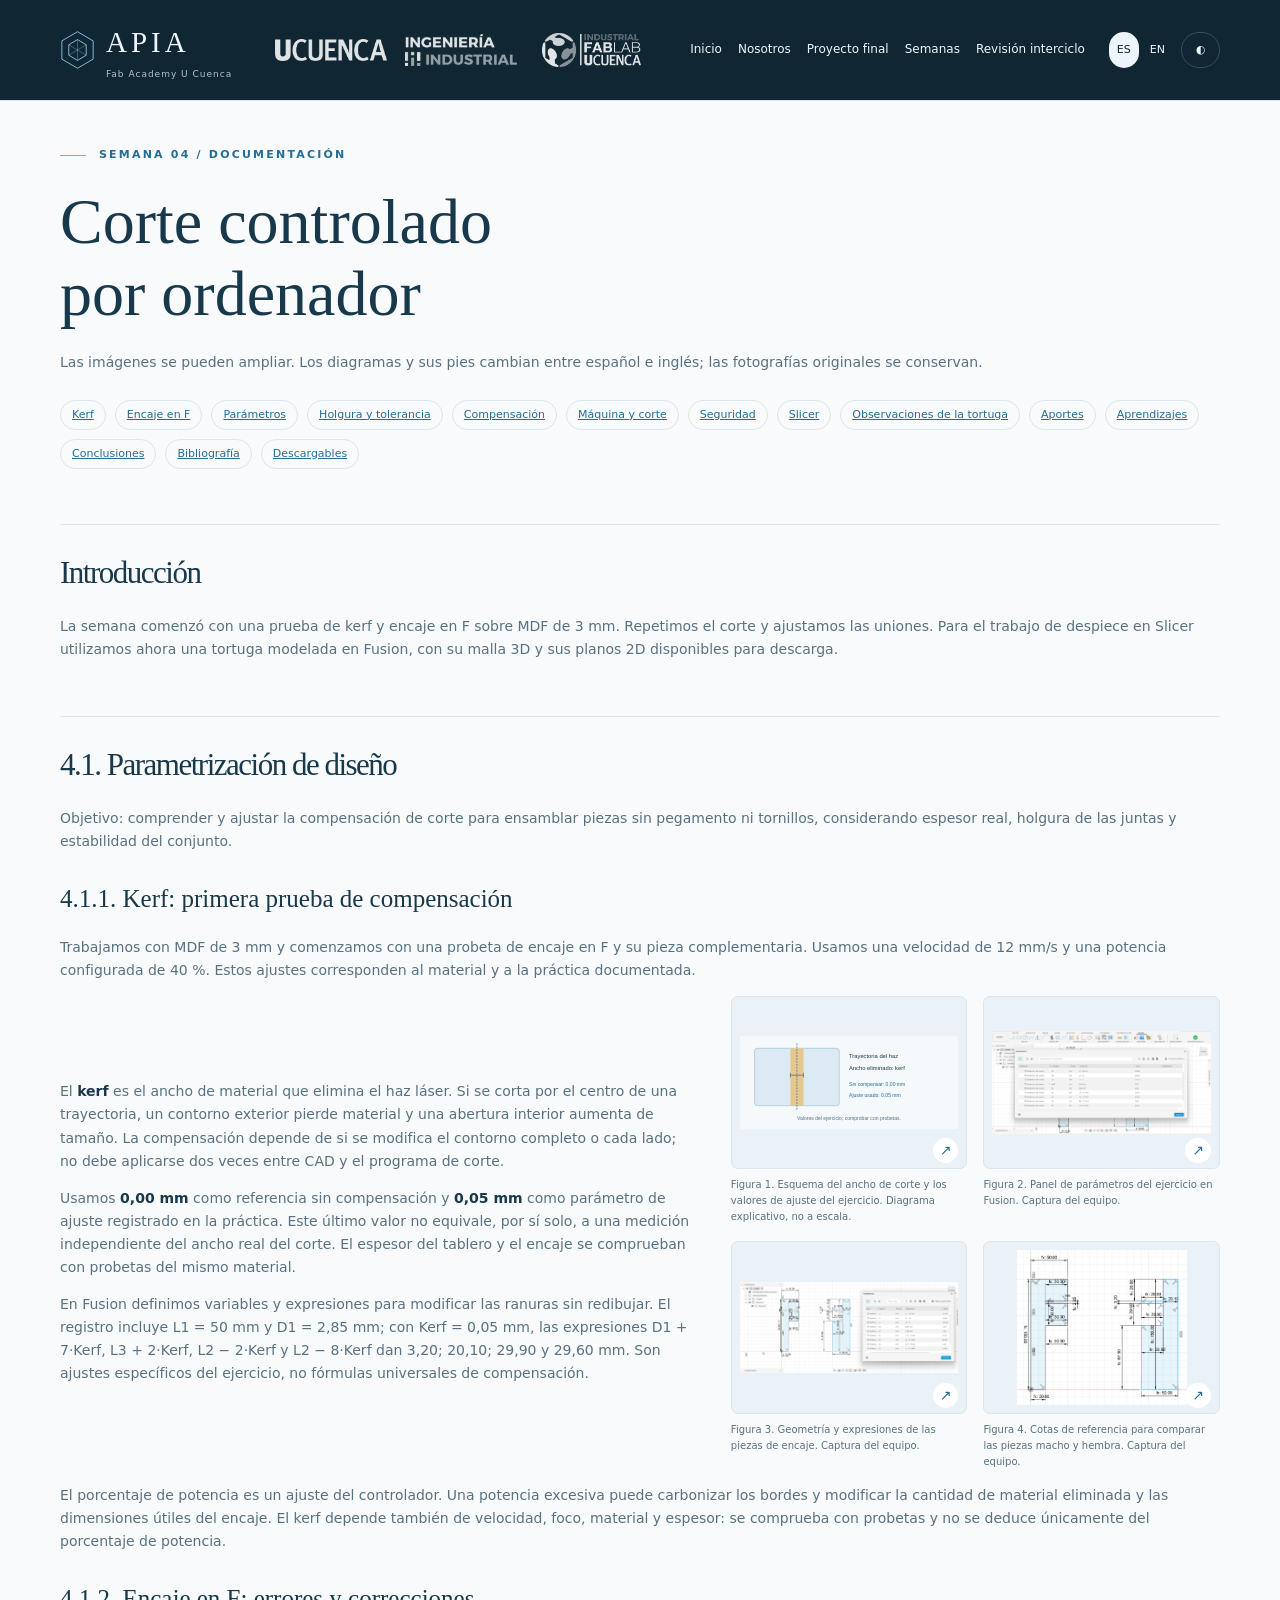
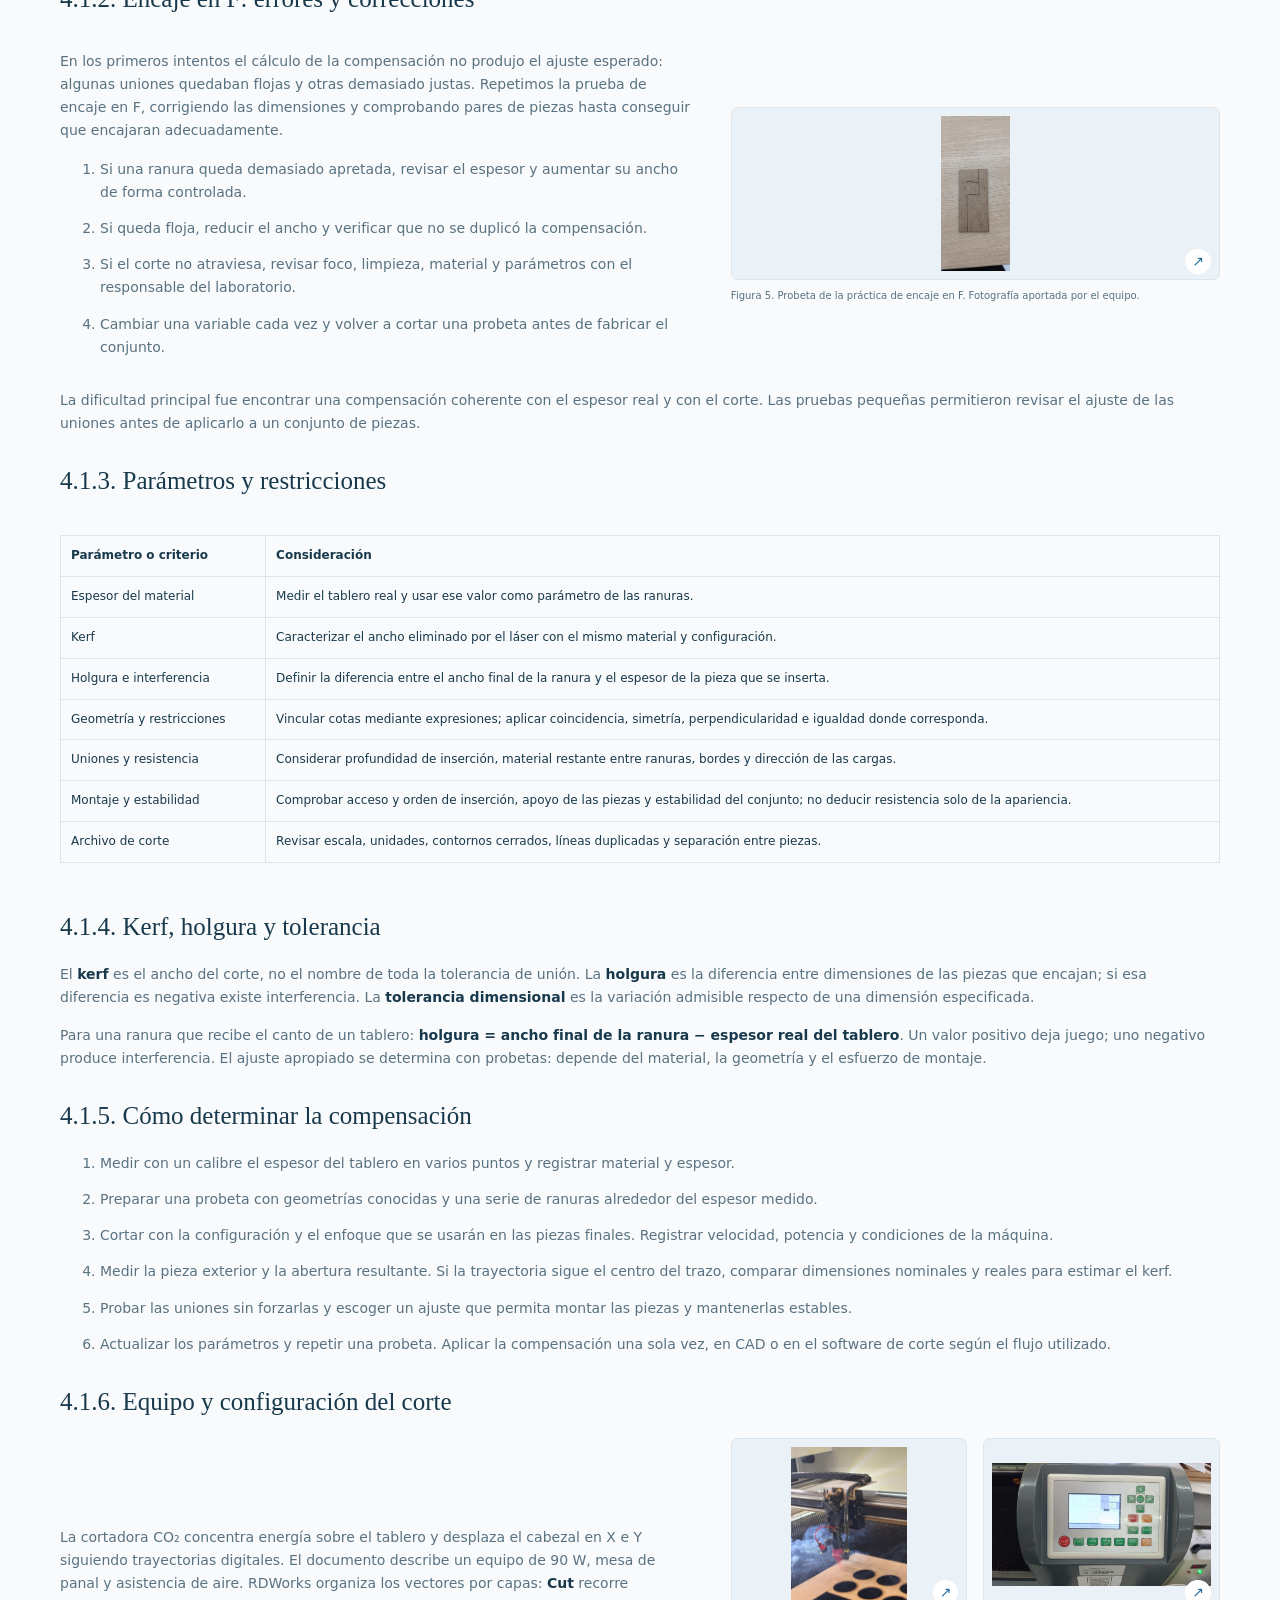
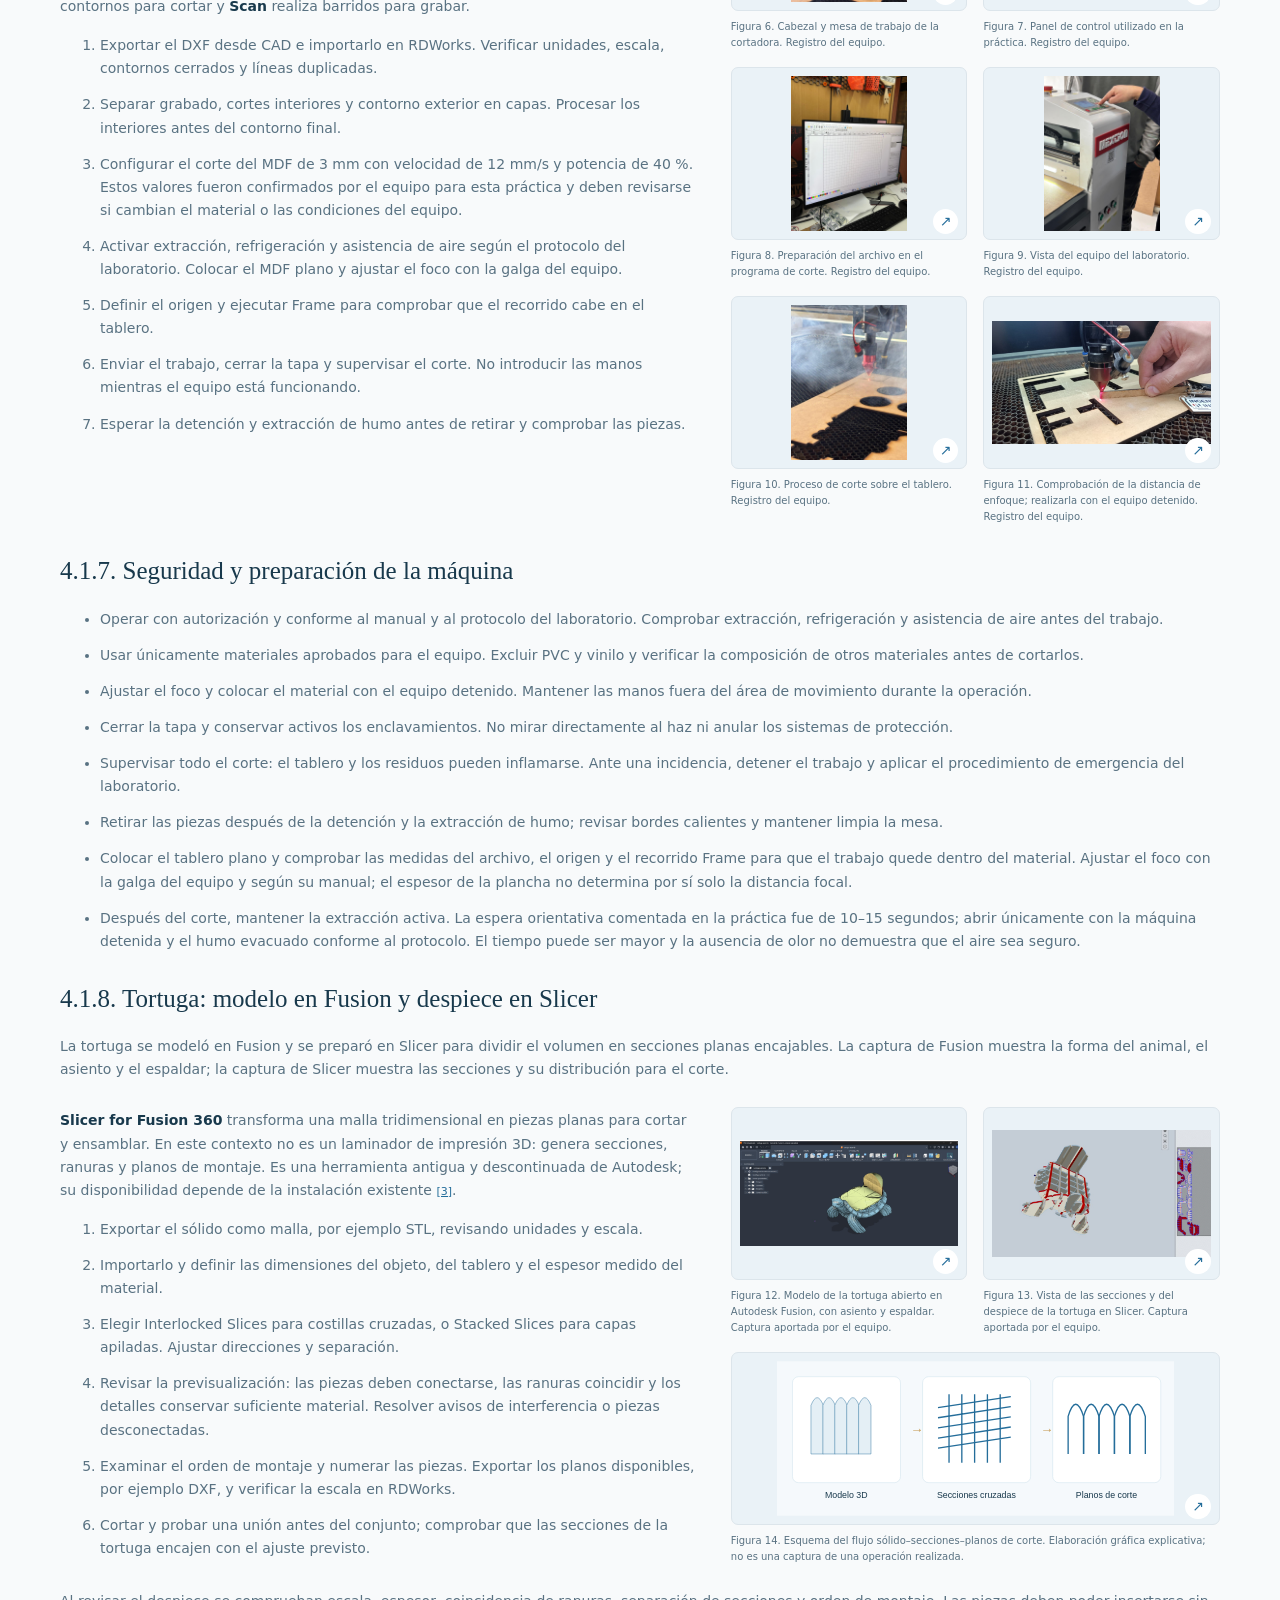
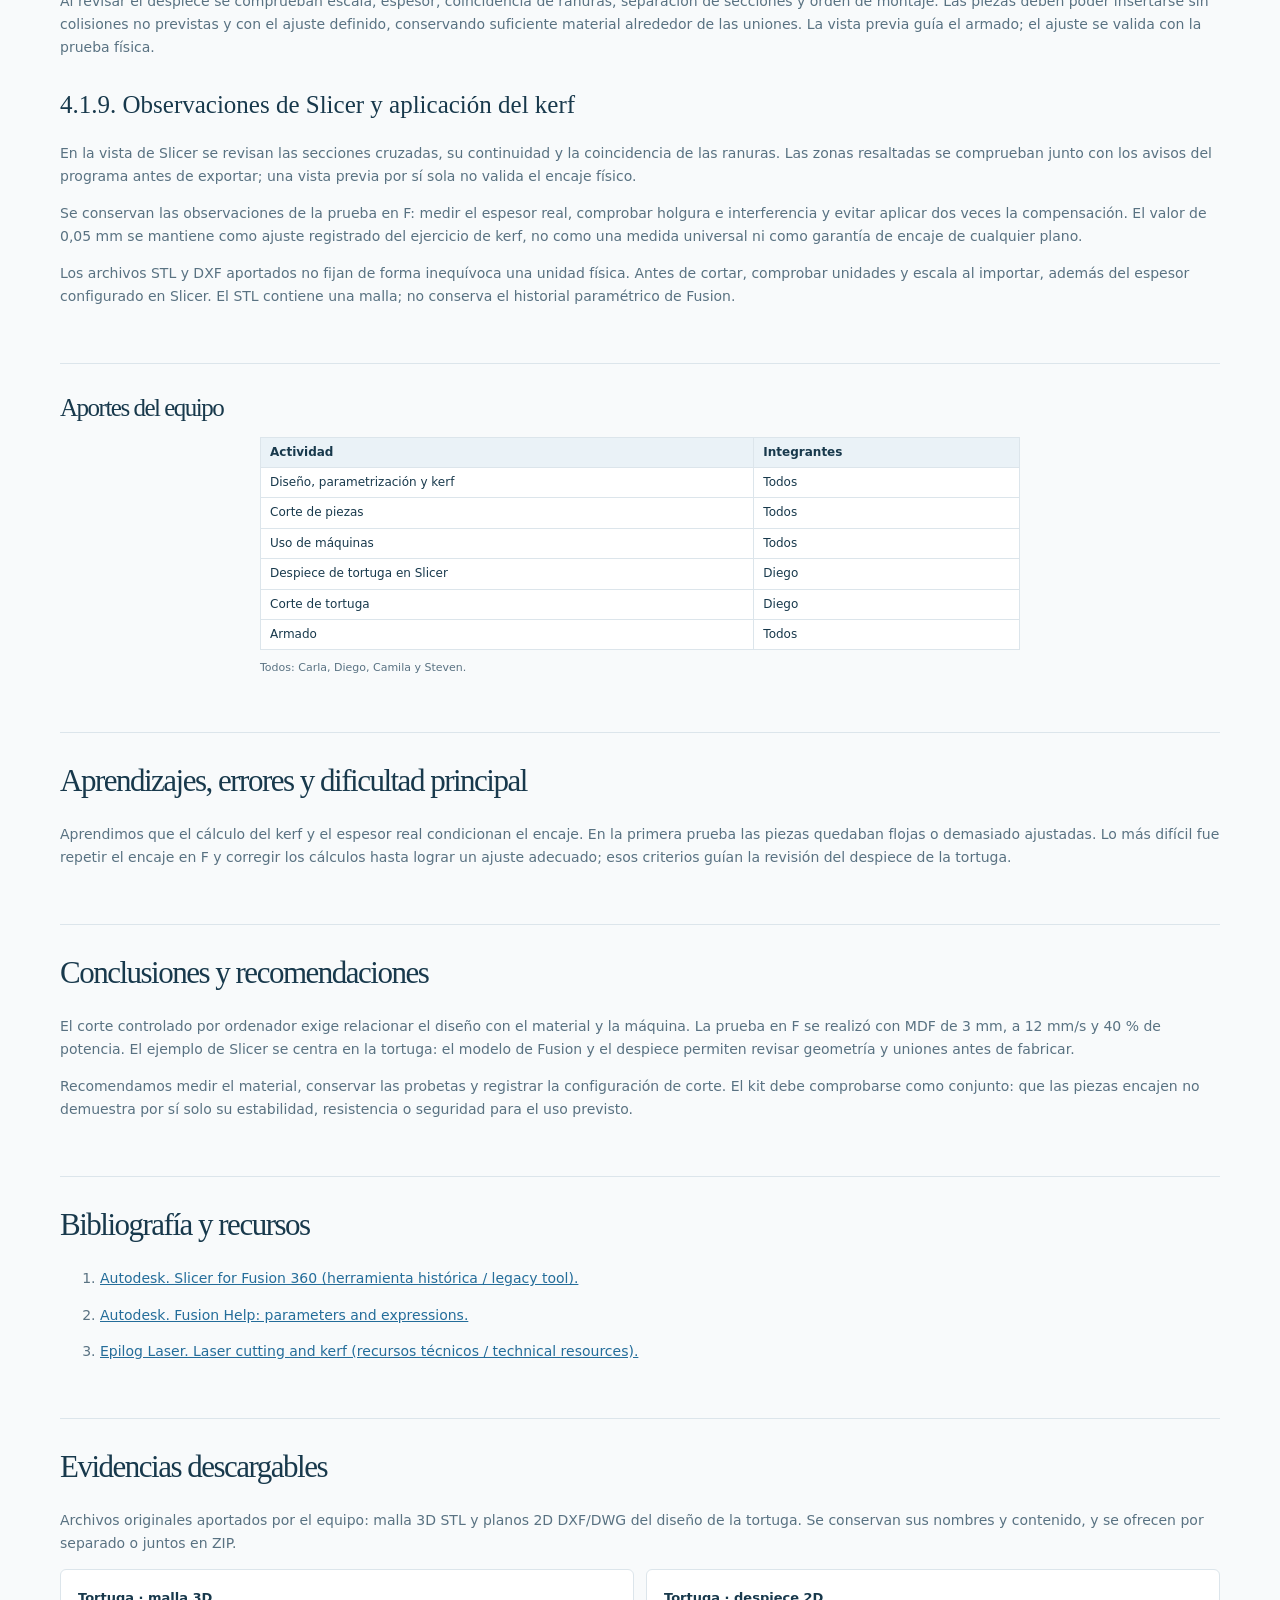
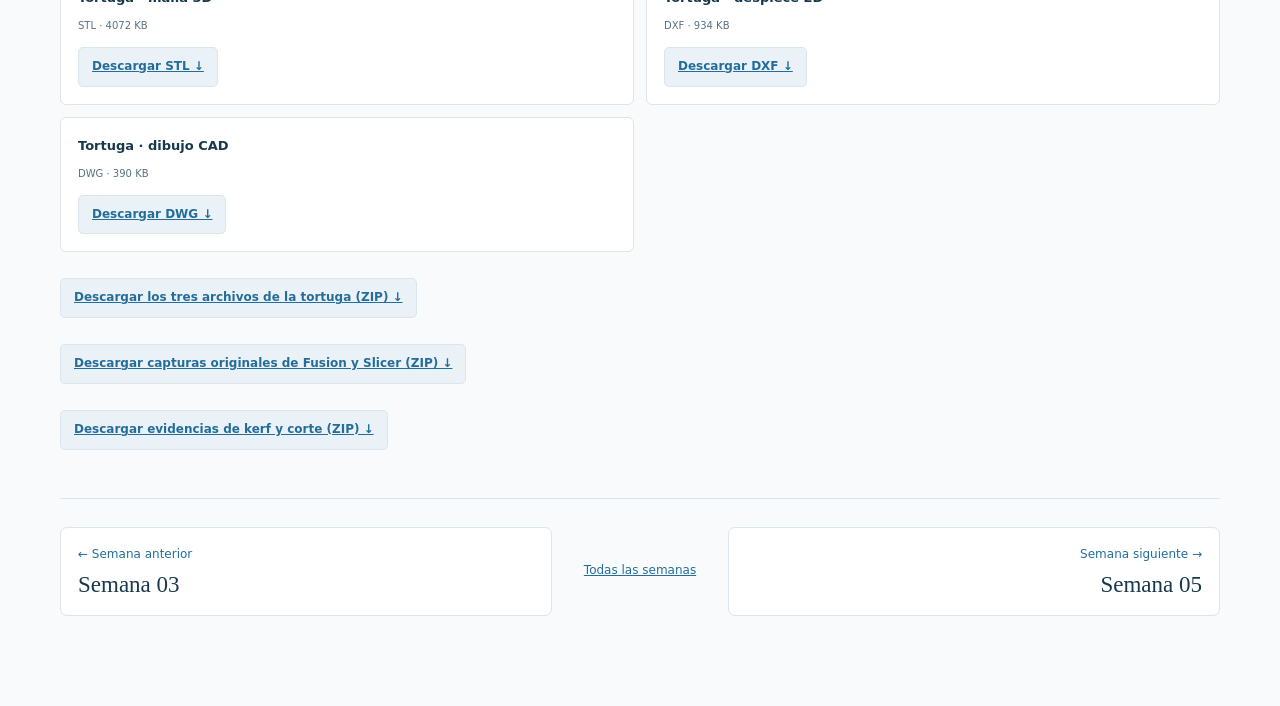
<file: weeks/week-04.html>
<!doctype html>
<html lang="es" data-theme="light"><head><meta charset="utf-8"><meta name="viewport" content="width=device-width, initial-scale=1"><title>Semana 04 · Corte controlado por ordenador · APIA</title><style>
:root{--bg:#f8fafb;--paper:#fff;--ink:#18394c;--muted:#597282;--blue:#246d9a;--soft:#eaf2f7;--line:#dce5eb;--gold:#c69e57;--header:rgba(248,250,251,.92);color-scheme:light}html[data-theme=dark]{--bg:#101f2a;--paper:#172c39;--ink:#edf5fa;--muted:#afc3cf;--blue:#93cfee;--soft:#203b4c;--line:#355060;--gold:#dfbc7d;--header:rgba(16,31,42,.94);color-scheme:dark}*{box-sizing:border-box}html{scroll-behavior:smooth;scroll-padding-top:110px}body{margin:0;background:var(--bg);color:var(--ink);font:16px/1.65 system-ui,-apple-system,BlinkMacSystemFont,"Segoe UI",sans-serif}button,a{-webkit-tap-highlight-color:transparent}a{color:inherit;text-decoration:none}button{font:inherit;cursor:pointer;color:inherit}button:focus-visible,a:focus-visible{outline:3px solid var(--gold);outline-offset:5px}button{border:0}h1,h2,h3,p{margin:0}h1,h2,.serif{font-family:Georgia,"Times New Roman",serif;font-weight:400}h2{font-size:clamp(36px,4.4vw,58px);line-height:1.13;letter-spacing:-1.5px}p{color:var(--muted)}.wrap{width:min(1160px,calc(100% - 64px));margin:auto}.eyebrow{font-size:11px;font-weight:650;text-transform:uppercase;letter-spacing:2.2px;color:var(--blue);display:flex;align-items:center;gap:13px}.eyebrow:before{content:"";width:26px;height:1px;background:var(--gold)}header{position:sticky;top:0;z-index:10;background:var(--header);backdrop-filter:blur(16px);border-bottom:1px solid var(--line)}.nav{display:flex;align-items:center;justify-content:space-between;min-height:88px;gap:24px}.brand{display:flex;align-items:center;gap:11px}.brand svg{width:35px;height:40px;color:var(--blue)}.brand strong{font-family:Georgia,serif;font-size:29px;letter-spacing:4px;font-weight:400}.brand small{display:block;font-size:8px;letter-spacing:1.8px;color:var(--muted);margin-top:-6px}.navlinks{display:flex;gap:28px;font-size:12px}.tools{display:flex;gap:8px;align-items:center}.tool{background:transparent;border:1px solid var(--line);border-radius:24px;min-width:39px;height:36px;font-size:11px;padding:0 11px}.tool.active{background:var(--ink);color:var(--bg);border-color:var(--ink)}.langs{display:flex;gap:3px}.langs .tool{border:0;min-width:30px;padding:0 8px}.hero{position:relative;overflow:hidden}.hero-grid{display:grid;grid-template-columns:1.08fr 1fr;gap:20px;align-items:center;min-height:655px;padding:70px 0 55px}.hero h1{font-size:clamp(55px,6.6vw,86px);line-height:1.06;letter-spacing:-3.5px;margin:26px 0}.hero h1 em{color:var(--blue);font-weight:400}.hero-copy>p{max-width:430px;font-size:15px}.actions{display:flex;gap:22px;align-items:center;margin-top:33px;flex-wrap:wrap}.primary{background:var(--ink);color:var(--bg);padding:14px 23px;border-radius:5px;font-size:12px;display:inline-flex;gap:24px;align-items:center}.textlink{font-size:12px;border-bottom:1px solid var(--line);padding:9px 0}.hero-art{position:relative;height:490px}.orb{position:absolute;inset:28px 0 0;border-radius:50%;background:radial-gradient(ellipse at 40% 40%,var(--paper),var(--soft) 65%,transparent 66%)}.hive-art{position:absolute;width:100%;height:100%;color:var(--blue);overflow:visible}.orbit{stroke:var(--blue);stroke-width:.8;stroke-dasharray:3 7;fill:none;opacity:.3}.hex{fill:var(--paper);stroke:var(--line);stroke-width:1.2}.hex-blue{fill:var(--blue);stroke:var(--blue)}.hex-soft{fill:var(--soft);stroke:var(--line)}.flying{animation:drift 8s ease-in-out infinite;transform-origin:340px 140px}.wing{animation:wing .23s ease-in-out infinite alternate;transform-box:fill-box;transform-origin:bottom center}.art-label{position:absolute;bottom:30px;left:35px;font-size:9px;letter-spacing:2px;color:var(--muted)}.art-note{position:absolute;right:0;top:62px;writing-mode:vertical-rl;font-size:9px;letter-spacing:2px;color:var(--muted)}.hero-bottom{border-top:1px solid var(--line);display:flex;justify-content:space-between;align-items:center;padding:20px 0;font-size:10px;color:var(--muted);letter-spacing:1.3px;text-transform:uppercase}.hero-bottom span:first-child{display:flex;gap:10px;align-items:center}.dot{width:6px;height:6px;border-radius:50%;background:var(--gold)}section{padding:100px 0;scroll-margin-top:20px}.intro{background:var(--paper);border-block:1px solid var(--line)}.intro-grid{display:grid;grid-template-columns:.8fr 1fr;gap:90px;align-items:start}.intro h2{margin-top:24px}.intro-text{padding-top:35px}.intro-text p+p{margin-top:18px}.pillars{display:flex;gap:10px;flex-wrap:wrap;margin-top:28px}.pill{font-size:10px;border:1px solid var(--line);border-radius:20px;padding:6px 12px;letter-spacing:.5px}.section-top{display:flex;justify-content:space-between;gap:36px;align-items:end;margin-bottom:40px}.section-top h2{margin-top:20px}.section-top>p{max-width:310px;font-size:13px}.team-grid{display:grid;grid-template-columns:repeat(4,1fr);gap:20px}.person{background:var(--paper);border:1px solid var(--line);border-radius:7px;overflow:hidden}.portrait{height:240px;position:relative;background:var(--soft);display:grid;place-items:center;overflow:hidden}.portrait:before{content:"";width:150px;height:150px;border:1px solid var(--line);transform:rotate(30deg);border-radius:28px}.portrait svg{position:absolute;width:94px;height:115px;color:var(--blue);opacity:.3}.portrait img{position:absolute;width:100%;height:100%;object-fit:cover}.photo-label{position:absolute;bottom:13px;left:15px;font-size:8px;text-transform:uppercase;letter-spacing:1.8px;color:var(--muted)}.person-copy{padding:20px}.person h3{font:22px Georgia,serif}.person-copy p{font-size:12px;margin-top:8px}.person-num{font-size:10px;color:var(--gold);letter-spacing:1px;display:block;margin-bottom:9px}.project{background:var(--soft);border-block:1px solid var(--line)}.project-grid{display:grid;grid-template-columns:1fr 1fr;gap:80px;align-items:center}.project-visual{height:360px;border:1px solid var(--line);border-radius:7px;position:relative;display:grid;place-items:center;background:var(--paper);overflow:hidden}.project-visual svg{height:280px;width:90%;color:var(--blue)}.visual-caption{position:absolute;left:22px;bottom:18px;font-size:9px;letter-spacing:1.6px;color:var(--muted)}.project h2{margin:20px 0}.project p{font-size:14px}.status{display:inline-flex;align-items:center;gap:8px;padding:5px 10px;border:1px solid var(--line);border-radius:20px;font-size:9px;letter-spacing:.7px;margin-bottom:18px}.project .textlink{display:inline-block;margin-top:20px}.weeks{background:var(--paper)}.weeks-head{margin-bottom:28px;display:flex;justify-content:space-between;gap:16px;align-items:center}.search{border:1px solid var(--line);background:var(--bg);color:var(--ink);border-radius:5px;padding:11px 14px;font:12px system-ui;max-width:100%;width:280px}.week-count{font-size:11px;color:var(--muted)}.week-grid{display:grid;grid-template-columns:repeat(3,1fr);gap:14px}.week{padding:22px;text-align:left;background:var(--bg);border:1px solid var(--line);border-radius:6px;min-height:155px;transition:transform .2s,border-color .2s;display:flex;flex-direction:column;align-items:start}.week:hover{transform:translateY(-4px);border-color:var(--blue)}.week-top{display:flex;justify-content:space-between;width:100%;font-size:10px;color:var(--blue);letter-spacing:1px}.week-top .arrow{font-size:17px;line-height:1}.week h3{font:21px/1.2 Georgia,serif;margin:17px 0 13px}.week-status{font-size:9px;color:var(--muted);margin-top:auto;display:flex;gap:6px;align-items:center}.week-status:before{content:"";width:4px;height:4px;border:1px solid var(--gold);border-radius:50%}.calendar-note{font-size:11px;margin-top:22px}.empty{padding:30px 0;color:var(--muted)}.closing{padding:65px 0;text-align:center;border-top:1px solid var(--line)}.closing .serif{font-size:clamp(27px,4vw,42px)}.closing p{font-size:12px;margin-top:13px}footer{border-top:1px solid var(--line);padding:24px 0}.footer-inner{display:flex;justify-content:space-between;gap:20px;align-items:center;font-size:10px;color:var(--muted)}dialog{width:min(680px,calc(100% - 32px));max-height:85dvh;border:1px solid var(--line);background:var(--paper);color:var(--ink);border-radius:10px;padding:38px;box-shadow:0 30px 100px #0003}dialog::backdrop{background:#0b2439a6;backdrop-filter:blur(5px)}.dialog-close{float:right;background:var(--soft);border-radius:50%;width:35px;height:35px;font-size:24px;line-height:1}.dialog-label{font-size:10px;letter-spacing:1.6px;color:var(--blue);margin-bottom:20px}dialog h2{font-size:36px;margin:18px 0 24px}dialog h3{font:23px Georgia,serif;margin:24px 0 10px}dialog p{font-size:14px;white-space:pre-line}.skip{position:fixed;left:20px;top:-100px;z-index:30;background:var(--ink);color:var(--bg);padding:12px}.skip:focus{top:10px}@keyframes drift{0%,100%{transform:translate(0,0) rotate(-5deg)}50%{transform:translate(-18px,16px) rotate(6deg)}}@keyframes wing{to{transform:scaleX(.75) rotate(9deg)}}@media(min-width:1500px){.hero-grid{min-height:720px}}@media(max-width:900px){.navlinks{gap:15px;font-size:11px}.wrap{width:calc(100% - 40px)}.hero-grid{min-height:580px}.hero h1{font-size:62px}.hero-art{height:380px}.intro-grid,.project-grid{gap:40px}.team-grid{grid-template-columns:repeat(2,1fr)}.portrait{height:260px}}@media(max-width:620px){.nav{flex-wrap:wrap;gap:10px;padding:14px 0}.brand strong{font-size:24px}.brand svg{width:27px}.navlinks{order:3;width:100%;justify-content:space-between;padding-top:8px;border-top:1px solid var(--line);font-size:11px}.tool{height:32px}.hero-grid{grid-template-columns:1fr;padding:44px 0 10px;gap:0}.hero h1{font-size:62px;letter-spacing:-2.5px}.hero-copy>p{font-size:14px}.hero-art{height:340px;max-width:390px;width:100%;margin:0 auto}.art-label{left:15px;bottom:15px;font-size:8px}.art-note{font-size:8px}.hero-bottom{font-size:8px;gap:15px;letter-spacing:.6px}.hero-bottom>span:last-child{text-align:right}section{padding:64px 0}.intro-grid,.project-grid{grid-template-columns:1fr;gap:26px}.intro-text{padding:0}.section-top{display:block}.section-top>p{margin-top:20px}.team-grid{gap:12px}.portrait{height:180px}.person-copy{padding:14px}.person h3{font-size:19px}.person-copy p{font-size:11px}.project-visual{height:290px}.project-grid>.project-copy{order:-1}.week-grid{grid-template-columns:1fr 1fr;gap:10px}.week{padding:15px;min-height:155px}.week h3{font-size:19px}.weeks-head{align-items:start;flex-direction:column}.search{width:100%}.footer-inner{align-items:start}.footer-inner>span{max-width:190px;text-align:right}dialog{padding:24px}dialog h2{font-size:30px}}@media(prefers-reduced-motion:reduce){html{scroll-behavior:auto}*,*:before,*:after{animation:none!important;transition:none!important}}

.institution-bar{background:#fff;border-bottom:1px solid #dce5eb}.institutions{display:flex;justify-content:center;align-items:center;gap:38px;padding:15px 0}.institution{color:#143b60;font-family:Arial,sans-serif;font-weight:800;line-height:1.12;text-align:center;min-width:150px}.institution.uc{font-size:28px;letter-spacing:-1px}.institution small{display:block;font-size:9px;letter-spacing:1.3px;font-weight:500;margin-top:5px}.institution.industrial{font-size:17px;text-align:left;border-left:4px solid #b2303f;padding-left:12px}.institution.fablab{font-size:21px;border-left:1px solid #dce5eb;padding-left:30px}.group-photo{margin-bottom:35px;border:1px solid var(--line);border-radius:7px;background:var(--soft);min-height:300px;display:flex;align-items:center;justify-content:center;flex-direction:column;gap:14px;padding:30px;text-align:center}.group-photo svg{width:95px;height:75px;color:var(--blue);opacity:.5}.group-photo figcaption{font-size:13px;color:var(--muted)}.group-photo img{width:100%;max-height:480px;object-fit:cover;border-radius:4px}.group-photo.has-photo{padding:0;overflow:hidden}.group-photo.has-photo figcaption{padding:0 20px 20px}.group-photo{margin-inline:0}.navlinks{gap:22px}html{scroll-padding-top:190px}@media(max-width:620px){.institutions{gap:12px;padding:12px 0}.institution{min-width:0;flex:1}.institution.uc{font-size:19px}.institution.industrial{font-size:11px;padding-left:8px}.institution.fablab{font-size:15px;padding-left:10px}.institution small{font-size:7px;letter-spacing:.5px}.group-photo{min-height:230px}.navlinks{gap:15px;justify-content:center}html{scroll-padding-top:210px}}
/* Los archivos originales se conservan; el contenedor solo limita sus márgenes blancos. */
.institutions{gap:24px;padding:12px 0}.institution{position:relative;width:210px;max-width:210px;min-width:0;height:80px;overflow:hidden;background:#fff;flex:1;border:1px solid #e7edf1;border-radius:6px}.institution img{position:absolute;left:50%;top:50%;transform:translate(-50%,-50%);width:calc(100% - 26px);height:auto;display:block;max-width:184px}@media(max-width:620px){.institutions{gap:9px;padding:10px 0}.institution{height:55px}.institution img{width:calc(100% - 12px)}}
/* Logos integrados en la barra principal, sin franja ni tarjetas. */
header{background:#102632;color:#edf5fa}.nav{gap:24px;min-height:100px}.brand{flex-shrink:0}.brand small{color:#afc3cf;font-size:9px;letter-spacing:1px;margin-top:0}.brand svg{color:#93cfee}.institutions{display:flex;align-items:center;gap:18px;padding:0;flex:1;justify-content:center;min-width:0}.institution{flex:0 1 112px;width:112px;max-width:112px;height:46px;border:0;border-radius:0;background:transparent}.institution img{width:100%;max-width:none;filter:grayscale(1) invert(1);mix-blend-mode:screen}.navlinks{flex-shrink:0;color:#edf5fa;gap:20px}.tools{flex-shrink:0}.tool{border-color:#355060;color:#edf5fa}.tool.active{background:#edf5fa;color:#102632;border-color:#edf5fa}html{scroll-padding-top:125px}@media(max-width:1000px){.nav{gap:14px;flex-wrap:wrap;padding:16px 0}.institutions{order:2;flex:0 0 100%;gap:24px}.navlinks{margin-left:auto}.tools{order:1}.institution{height:42px;flex-basis:105px;max-width:105px}html{scroll-padding-top:180px}}@media(max-width:620px){.nav{gap:12px}.brand{margin-right:auto}.navlinks{order:3;width:100%;margin:0;padding-top:10px;border-top:1px solid #355060}.institutions{gap:18px}.institution{height:36px;flex-basis:90px;max-width:90px}.tools{order:0}html{scroll-padding-top:210px}}
/* Portadas de asignaciones: añadir imágenes a medida que se documentan las semanas. */
.week-cover{display:block;width:100%;height:auto;aspect-ratio:3/2;object-fit:cover;border:1px solid var(--line);border-radius:4px;margin-top:17px;background:#f3f8fb}.week-grid{align-items:start}.week{width:100%}
</style><style>.week-document{width:min(1160px,calc(100% - 48px));margin:auto;padding:45px 0 90px}.week-document h1{font-size:clamp(39px,5vw,65px);line-height:1.12;margin:22px 0}.week-document h2{font-size:34px;margin:55px 0 25px;padding-top:30px;border-top:1px solid var(--line)}.week-document h3{font:25px/1.3 Georgia,serif;margin:30px 0 20px}.week-document p{margin:14px 0;font-size:14px}.week-document li{color:var(--muted);font-size:14px;margin:13px 0}.week-document strong{color:var(--ink)}.week-document a{color:var(--blue);text-decoration:underline;overflow-wrap:anywhere}.week-document h2,.week-document h3{scroll-margin-top:130px}.back,.language-note{font-size:12px}.draft-banner{padding:9px 15px;border:1px solid var(--line);background:var(--soft);border-radius:5px;font-size:11px;margin:20px 0}.toc{display:flex;flex-wrap:wrap;gap:9px;margin:25px 0}.toc a{border:1px solid var(--line);border-radius:22px;padding:5px 11px;font-size:11px}.evidence{display:grid;grid-template-columns:minmax(0,1.3fr) minmax(0,1fr);gap:35px;align-items:start}.gallery{display:grid;grid-template-columns:repeat(2,minmax(0,1fr));gap:16px;padding-top:12px}.gallery figure{margin:0;min-width:0}.gallery figure:last-child:nth-child(odd){grid-column:1/-1;max-width:100%}.gallery-open{display:block;position:relative;background:var(--soft);border:1px solid var(--line);border-radius:7px;padding:8px;width:100%}.gallery-open img{display:block;width:100%;height:155px;object-fit:contain}.gallery-open span{position:absolute;right:8px;bottom:5px;border-radius:20px;background:var(--paper);padding:1px 7px;font-size:14px;color:var(--blue)}figcaption{font-size:10px;line-height:1.6;color:var(--muted);margin-top:8px}.gallery-open:hover{border-color:var(--blue)}.table-scroll{overflow-x:auto}table{border-collapse:collapse;width:100%;margin:18px 0;font-size:12px}th,td{padding:10px;border:1px solid var(--line);text-align:left}caption{text-align:left;color:var(--muted);font-size:11px;margin-bottom:10px}.video-evidence{margin:30px 0;padding:20px;background:var(--soft);border:1px solid var(--line);border-radius:8px;text-align:center}.video-evidence video{display:block;width:100%;max-width:310px;max-height:510px;margin:auto;border-radius:6px;background:#102632;aspect-ratio:478/850}.video-evidence figcaption{max-width:600px;margin:12px auto;text-align:center;font-size:11px}.downloads{display:grid;grid-template-columns:1fr 1fr;gap:12px}.download-card{background:var(--paper);border:1px solid var(--line);padding:17px;border-radius:6px;font-size:13px}.download-card small{display:block;margin-top:10px;font-size:10px;color:var(--muted)}.references{padding-left:20px}.references li{font-size:12px}.citation{font-size:11px}.gallery-dialog{width:min(1050px,calc(100% - 32px));padding:22px}.gallery-dialog img{display:block;width:100%;max-height:65dvh;object-fit:contain;background:#fff;border-radius:5px}.gallery-dialog figure{margin:18px 0 0}.gallery-dialog figcaption{font-size:12px}.gallery-controls{display:flex;justify-content:space-between;align-items:center;gap:12px}.gallery-controls button{background:var(--soft);border:1px solid var(--line);border-radius:5px;padding:7px 14px;font-size:12px}.gallery-controls button:disabled{opacity:.4;cursor:default}.gallery-controls .dialog-close{float:none;font-size:22px;padding:3px}.gallery-controls span{font-size:11px;color:var(--muted)}@media(max-width:760px){.evidence{grid-template-columns:1fr;gap:5px}.week-document{width:calc(100% - 40px);padding-top:28px}.week-document h2{font-size:29px}.week-document h3{font-size:23px}.gallery-open img{height:150px}.downloads{grid-template-columns:1fr}.week-document h2,.week-document h3{scroll-margin-top:205px}}@media print{header,.draft-banner,.toc,.gallery-controls{display:none}.week-document{width:100%}.gallery-open{padding:0}.video-evidence{break-inside:avoid}figure{break-inside:avoid}}</style><style>.printer-steps{padding-left:24px}.printer-steps li{padding-left:5px;margin-bottom:18px}.printer-photo{position:sticky;top:125px}.printer-photo .gallery-open img{height:auto;max-height:440px;object-fit:contain}.machine-note{font-size:12px!important}@media(max-width:760px){.printer-photo{position:static}.printer-photo .gallery-open img{max-height:320px}}</style><style>.download-link{display:inline-block;margin-top:12px;padding:8px 12px;border:1px solid var(--line);border-radius:5px;background:var(--soft);font-size:12px}.download-link:hover{border-color:var(--blue)}.download-card strong{display:block}</style><style>.download-shortcuts{display:flex;gap:12px;flex-wrap:wrap;margin:20px 0}.download-shortcuts a{padding:12px 16px;border:1px solid var(--blue);border-radius:6px;background:var(--soft);font-size:12px;font-weight:600}.week-document section.download-group{padding:24px;margin:24px 0;border:1px solid var(--line);border-radius:9px;background:var(--paper)}.week-document .download-group h3{margin-top:0}.download-group .download-card{background:var(--bg)}.download-group .download-link{font-weight:600}.week-document .printer-operation{grid-template-columns:minmax(0,1.4fr) minmax(0,.8fr)}@media(max-width:760px){.week-document .printer-operation{grid-template-columns:1fr}.week-document section.download-group{padding:16px}.download-shortcuts{display:grid}.download-shortcuts a{width:100%}}</style><link rel="stylesheet" href="../site-navigation.css?v=4"><style>.week-document .evidence{align-items:center}.week-document .evidence>.gallery{padding-top:0}.week-document h2{font-size:31px}.week-document .gallery:has(img[src*="kano-"]),.week-document .gallery:has(img[src*="jtbd-"]),.week-document .gallery:has(img[src*="problema-"]),.week-document .gallery:has(img[src*="paquete-plano-"]){grid-template-columns:1fr}.week-document .gallery img[src*="kano-"],.week-document .gallery img[src*="jtbd-"],.week-document .gallery img[src*="problema-"],.week-document .gallery img[src*="paquete-plano-"]{height:250px}.source-review{margin:18px 0 25px;padding:12px 16px;border:1px solid var(--line);border-radius:6px;background:var(--soft);font-size:12px}.source-review p{font-size:12px}.draft-banner{font-weight:600}.week-document .back{display:inline-block;margin-bottom:15px}@media(max-width:760px){.week-document h2{font-size:28px}}</style><style>.final-scan-gallery .gallery-open img{height:auto;max-height:300px}.week-document .resin-note{padding:17px;border:1px solid var(--line);border-left:3px solid var(--blue);border-radius:5px;background:var(--soft)}.download-link{display:inline-block;margin-top:12px;padding:9px 13px;border:1px solid var(--line);border-radius:5px;background:var(--soft);font-size:12px;font-weight:600}.download-link:hover{border-color:var(--blue)}</style><link rel="stylesheet" href="../contributions.css?v=2"></head><body><a class="skip" href="#main">Saltar al contenido</a><header><div class="wrap nav"><a class="brand" href="../index.html#home" aria-label="APIA"><svg viewbox="0 0 40 46" fill="none" aria-hidden="true"><path d="M20 2 38 12.5v21L20 44 2 33.5v-21Z" stroke="currentColor"></path><path d="M20 11 30 17v12L20 35 10 29V17Z" stroke="currentColor"></path><path d="M20 11v24M10 17l20 12M30 17 10 29" stroke="currentColor" opacity=".4"></path></svg><span><strong>APIA</strong><small data-t="brand">Fab Academy U Cuenca</small></span></a><div class="institutions" aria-label="Instituciones"><div class="institution"><img src="../images/header/ucuenca.webp" alt="Universidad de Cuenca" width="360" height="69" decoding="async"></div><div class="institution"><img src="../images/header/ingenieria-industrial.webp" alt="Ingeniería Industrial" width="193" height="56" decoding="async"></div><div class="institution"><img src="../images/header/fablab-ucuenca.webp" alt="Industrial FabLab UCuenca" width="349" height="120" decoding="async"></div></div><nav class="navlinks" aria-label="Principal"><a href="../index.html#home" data-nav-label="home">Inicio</a><a href="../index.html#about" data-nav-label="about">Nosotros</a><a href="../index.html#project" data-nav-label="project">Proyecto final</a><a href="../index.html#assignments" data-nav-label="weeks">Semanas</a><a href="../midterm-review.html" data-nav-label="midterm">Revisión interciclo</a></nav><div class="tools"><div class="langs"><button class="tool active" id="es" lang="es" aria-label="Español" aria-pressed="true">ES</button><button class="tool" id="en" lang="en" aria-label="English" aria-pressed="false">EN</button></div><button class="tool" id="theme" aria-label="Activar tema oscuro" aria-pressed="false">◐</button></div></div></header><main id="main" class="week-document"><div class="eyebrow" id="weekLabel">SEMANA 04 / DOCUMENTACIÓN</div><h1 id="weekHeading">Corte controlado<br>por ordenador</h1><p class="language-note" id="languageNote"></p><nav class="toc" aria-label="Contenido de la semana"><a href="#kerf">Kerf</a><a href="#ajustes">Encaje en F</a><a href="#parametros-restricciones">Parámetros</a><a href="#tolerancias">Holgura y tolerancia</a><a href="#compensacion-corte">Compensación</a><a href="#laser">Máquina y corte</a><a href="#seguridad-laser">Seguridad</a><a href="#slicer">Slicer</a><a href="#observaciones-tortuga">Observaciones de la tortuga</a><a href="#aportes-equipo">Aportes</a><a href="#aprendizajes">Aprendizajes</a><a href="#conclusion">Conclusiones</a><a href="#bibliografia">Bibliografía</a><a href="#descargables">Descargables</a></nav><article id="report"><h2 id="introduccion">Introducción</h2><p>La semana comenzó con una prueba de kerf y encaje en F sobre MDF de 3 mm. Repetimos el corte y ajustamos las uniones. Para el trabajo de despiece en Slicer utilizamos ahora una tortuga modelada en Fusion, con su malla 3D y sus planos 2D disponibles para descarga.</p><h2 id="parametrizacion">4.1. Parametrización de diseño</h2><p>Objetivo: comprender y ajustar la compensación de corte para ensamblar piezas sin pegamento ni tornillos, considerando espesor real, holgura de las juntas y estabilidad del conjunto.</p><h3 id="kerf">4.1.1. Kerf: primera prueba de compensación</h3>
<p>Trabajamos con MDF de 3 mm y comenzamos con una probeta de encaje en F y su pieza complementaria. Usamos una velocidad de 12 mm/s y una potencia configurada de 40 %. Estos ajustes corresponden al material y a la práctica documentada.</p><div class="evidence"><div><p>El <strong>kerf</strong> es el ancho de material que elimina el haz láser. Si se corta por el centro de una trayectoria, un contorno exterior pierde material y una abertura interior aumenta de tamaño. La compensación depende de si se modifica el contorno completo o cada lado; no debe aplicarse dos veces entre CAD y el programa de corte.</p><p>Usamos <strong>0,00 mm</strong> como referencia sin compensación y <strong>0,05 mm</strong> como parámetro de ajuste registrado en la práctica. Este último valor no equivale, por sí solo, a una medición independiente del ancho real del corte. El espesor del tablero y el encaje se comprueban con probetas del mismo material.</p><p>En Fusion definimos variables y expresiones para modificar las ranuras sin redibujar. El registro incluye L1 = 50 mm y D1 = 2,85 mm; con Kerf = 0,05 mm, las expresiones D1 + 7·Kerf, L3 + 2·Kerf, L2 − 2·Kerf y L2 − 8·Kerf dan 3,20; 20,10; 29,90 y 29,60 mm. Son ajustes específicos del ejercicio, no fórmulas universales de compensación.</p></div><aside class="gallery"><figure><button class="gallery-open" type="button" data-image="../images/week-04/kerf-es.svg" aria-label="Esquema del ancho de corte y los valores de ajuste del ejercicio. Diagrama explicativo, no a escala."><img src="../images/week-04/kerf-es.svg" alt="Esquema del ancho de corte y los valores de ajuste del ejercicio. Diagrama explicativo, no a escala." loading="lazy"><span aria-hidden="true">↗</span></button><figcaption>Figura 1. Esquema del ancho de corte y los valores de ajuste del ejercicio. Diagrama explicativo, no a escala.</figcaption></figure><figure><button class="gallery-open" type="button" data-image="../images/week-04/practica-07.png" aria-label="Panel de parámetros del ejercicio en Fusion. Captura del equipo."><img src="../images/week-04/practica-07.png" alt="Panel de parámetros del ejercicio en Fusion. Captura del equipo." loading="lazy" decoding="async"><span aria-hidden="true">↗</span></button><figcaption>Figura 2. Panel de parámetros del ejercicio en Fusion. Captura del equipo.</figcaption></figure><figure><button class="gallery-open" type="button" data-image="../images/week-04/practica-08.png" aria-label="Geometría y expresiones de las piezas de encaje. Captura del equipo."><img src="../images/week-04/practica-08.png" alt="Geometría y expresiones de las piezas de encaje. Captura del equipo." loading="lazy" decoding="async"><span aria-hidden="true">↗</span></button><figcaption>Figura 3. Geometría y expresiones de las piezas de encaje. Captura del equipo.</figcaption></figure><figure><button class="gallery-open" type="button" data-image="../images/week-04/practica-09.png" aria-label="Cotas de referencia para comparar las piezas macho y hembra. Captura del equipo."><img src="../images/week-04/practica-09.png" alt="Cotas de referencia para comparar las piezas macho y hembra. Captura del equipo." loading="lazy" decoding="async"><span aria-hidden="true">↗</span></button><figcaption>Figura 4. Cotas de referencia para comparar las piezas macho y hembra. Captura del equipo.</figcaption></figure></aside></div>
<p>El porcentaje de potencia es un ajuste del controlador. Una potencia excesiva puede carbonizar los bordes y modificar la cantidad de material eliminada y las dimensiones útiles del encaje. El kerf depende también de velocidad, foco, material y espesor: se comprueba con probetas y no se deduce únicamente del porcentaje de potencia.</p><h3 id="ajustes">4.1.2. Encaje en F: errores y correcciones</h3>
<div class="evidence"><div><p>En los primeros intentos el cálculo de la compensación no produjo el ajuste esperado: algunas uniones quedaban flojas y otras demasiado justas. Repetimos la prueba de encaje en F, corrigiendo las dimensiones y comprobando pares de piezas hasta conseguir que encajaran adecuadamente.</p><ol><li>Si una ranura queda demasiado apretada, revisar el espesor y aumentar su ancho de forma controlada.</li><li>Si queda floja, reducir el ancho y verificar que no se duplicó la compensación.</li><li>Si el corte no atraviesa, revisar foco, limpieza, material y parámetros con el responsable del laboratorio.</li><li>Cambiar una variable cada vez y volver a cortar una probeta antes de fabricar el conjunto.</li></ol></div><aside class="gallery"><figure><button class="gallery-open" type="button" data-image="../images/week-04/practica-15.jpg" aria-label="Probeta de encaje cortada para comprobar el ajuste. Registro del equipo."><img src="../images/week-04/practica-15.jpg" alt="Probeta de la práctica de encaje en F. Fotografía aportada por el equipo." loading="lazy" decoding="async"><span aria-hidden="true">↗</span></button><figcaption>Figura 5. Probeta de la práctica de encaje en F. Fotografía aportada por el equipo.</figcaption></figure></aside></div>
<p>La dificultad principal fue encontrar una compensación coherente con el espesor real y con el corte. Las pruebas pequeñas permitieron revisar el ajuste de las uniones antes de aplicarlo a un conjunto de piezas.</p><h3 id="parametros-restricciones">4.1.3. Parámetros y restricciones</h3>
<div class="table-scroll"><table><thead><tr><th>Parámetro o criterio</th><th>Consideración</th></tr></thead><tbody><tr><td>Espesor del material</td><td>Medir el tablero real y usar ese valor como parámetro de las ranuras.</td></tr><tr><td>Kerf</td><td>Caracterizar el ancho eliminado por el láser con el mismo material y configuración.</td></tr><tr><td>Holgura e interferencia</td><td>Definir la diferencia entre el ancho final de la ranura y el espesor de la pieza que se inserta.</td></tr><tr><td>Geometría y restricciones</td><td>Vincular cotas mediante expresiones; aplicar coincidencia, simetría, perpendicularidad e igualdad donde corresponda.</td></tr><tr><td>Uniones y resistencia</td><td>Considerar profundidad de inserción, material restante entre ranuras, bordes y dirección de las cargas.</td></tr><tr><td>Montaje y estabilidad</td><td>Comprobar acceso y orden de inserción, apoyo de las piezas y estabilidad del conjunto; no deducir resistencia solo de la apariencia.</td></tr><tr><td>Archivo de corte</td><td>Revisar escala, unidades, contornos cerrados, líneas duplicadas y separación entre piezas.</td></tr></tbody></table></div>
<h3 id="tolerancias">4.1.4. Kerf, holgura y tolerancia</h3>
<p>El <strong>kerf</strong> es el ancho del corte, no el nombre de toda la tolerancia de unión. La <strong>holgura</strong> es la diferencia entre dimensiones de las piezas que encajan; si esa diferencia es negativa existe interferencia. La <strong>tolerancia dimensional</strong> es la variación admisible respecto de una dimensión especificada.</p>
<p>Para una ranura que recibe el canto de un tablero: <strong>holgura = ancho final de la ranura − espesor real del tablero</strong>. Un valor positivo deja juego; uno negativo produce interferencia. El ajuste apropiado se determina con probetas: depende del material, la geometría y el esfuerzo de montaje.</p>
<h3 id="compensacion-corte">4.1.5. Cómo determinar la compensación</h3>
<ol><li>Medir con un calibre el espesor del tablero en varios puntos y registrar material y espesor.</li><li>Preparar una probeta con geometrías conocidas y una serie de ranuras alrededor del espesor medido.</li><li>Cortar con la configuración y el enfoque que se usarán en las piezas finales. Registrar velocidad, potencia y condiciones de la máquina.</li><li>Medir la pieza exterior y la abertura resultante. Si la trayectoria sigue el centro del trazo, comparar dimensiones nominales y reales para estimar el kerf.</li><li>Probar las uniones sin forzarlas y escoger un ajuste que permita montar las piezas y mantenerlas estables.</li><li>Actualizar los parámetros y repetir una probeta. Aplicar la compensación una sola vez, en CAD o en el software de corte según el flujo utilizado.</li></ol>
<h3 id="laser">4.1.6. Equipo y configuración del corte</h3>
<div class="evidence"><div><p>La cortadora CO₂ concentra energía sobre el tablero y desplaza el cabezal en X e Y siguiendo trayectorias digitales. El documento describe un equipo de 90 W, mesa de panal y asistencia de aire. RDWorks organiza los vectores por capas: <strong>Cut</strong> recorre contornos para cortar y <strong>Scan</strong> realiza barridos para grabar.</p><ol><li>Exportar el DXF desde CAD e importarlo en RDWorks. Verificar unidades, escala, contornos cerrados y líneas duplicadas.</li><li>Separar grabado, cortes interiores y contorno exterior en capas. Procesar los interiores antes del contorno final.</li><li>Configurar el corte del MDF de 3 mm con velocidad de 12 mm/s y potencia de 40 %. Estos valores fueron confirmados por el equipo para esta práctica y deben revisarse si cambian el material o las condiciones del equipo.</li><li>Activar extracción, refrigeración y asistencia de aire según el protocolo del laboratorio. Colocar el MDF plano y ajustar el foco con la galga del equipo.</li><li>Definir el origen y ejecutar Frame para comprobar que el recorrido cabe en el tablero.</li><li>Enviar el trabajo, cerrar la tapa y supervisar el corte. No introducir las manos mientras el equipo está funcionando.</li><li>Esperar la detención y extracción de humo antes de retirar y comprobar las piezas.</li></ol></div><aside class="gallery"><figure><button class="gallery-open" type="button" data-image="../images/week-04/practica-06.jpg" aria-label="Cabezal y mesa de trabajo de la cortadora. Registro del equipo."><img src="../images/week-04/practica-06.jpg" alt="Cabezal y mesa de trabajo de la cortadora. Registro del equipo." loading="lazy" decoding="async"><span aria-hidden="true">↗</span></button><figcaption>Figura 6. Cabezal y mesa de trabajo de la cortadora. Registro del equipo.</figcaption></figure><figure><button class="gallery-open" type="button" data-image="../images/week-04/practica-10.jpg" aria-label="Panel de control utilizado en la práctica. Registro del equipo."><img src="../images/week-04/practica-10.jpg" alt="Panel de control utilizado en la práctica. Registro del equipo." loading="lazy" decoding="async"><span aria-hidden="true">↗</span></button><figcaption>Figura 7. Panel de control utilizado en la práctica. Registro del equipo.</figcaption></figure><figure><button class="gallery-open" type="button" data-image="../images/week-04/practica-11.jpg" aria-label="Preparación del archivo en el programa de corte. Registro del equipo."><img src="../images/week-04/practica-11.jpg" alt="Preparación del archivo en el programa de corte. Registro del equipo." loading="lazy" decoding="async"><span aria-hidden="true">↗</span></button><figcaption>Figura 8. Preparación del archivo en el programa de corte. Registro del equipo.</figcaption></figure><figure><button class="gallery-open" type="button" data-image="../images/week-04/practica-12.jpg" aria-label="Vista del equipo del laboratorio. Registro del equipo."><img src="../images/week-04/practica-12.jpg" alt="Vista del equipo del laboratorio. Registro del equipo." loading="lazy" decoding="async"><span aria-hidden="true">↗</span></button><figcaption>Figura 9. Vista del equipo del laboratorio. Registro del equipo.</figcaption></figure><figure><button class="gallery-open" type="button" data-image="../images/week-04/practica-13.jpg" aria-label="Proceso de corte sobre el tablero. Registro del equipo."><img src="../images/week-04/practica-13.jpg" alt="Proceso de corte sobre el tablero. Registro del equipo." loading="lazy" decoding="async"><span aria-hidden="true">↗</span></button><figcaption>Figura 10. Proceso de corte sobre el tablero. Registro del equipo.</figcaption></figure><figure><button class="gallery-open" type="button" data-image="../images/week-04/practica-14.jpg" aria-label="Comprobación de la distancia de enfoque; realizarla con el equipo detenido. Registro del equipo."><img src="../images/week-04/practica-14.jpg" alt="Comprobación de la distancia de enfoque; realizarla con el equipo detenido. Registro del equipo." loading="lazy" decoding="async"><span aria-hidden="true">↗</span></button><figcaption>Figura 11. Comprobación de la distancia de enfoque; realizarla con el equipo detenido. Registro del equipo.</figcaption></figure></aside></div>

<h3 id="seguridad-laser">4.1.7. Seguridad y preparación de la máquina</h3>
<ul><li>Operar con autorización y conforme al manual y al protocolo del laboratorio. Comprobar extracción, refrigeración y asistencia de aire antes del trabajo.</li><li>Usar únicamente materiales aprobados para el equipo. Excluir PVC y vinilo y verificar la composición de otros materiales antes de cortarlos.</li><li>Ajustar el foco y colocar el material con el equipo detenido. Mantener las manos fuera del área de movimiento durante la operación.</li><li>Cerrar la tapa y conservar activos los enclavamientos. No mirar directamente al haz ni anular los sistemas de protección.</li><li>Supervisar todo el corte: el tablero y los residuos pueden inflamarse. Ante una incidencia, detener el trabajo y aplicar el procedimiento de emergencia del laboratorio.</li><li>Retirar las piezas después de la detención y la extracción de humo; revisar bordes calientes y mantener limpia la mesa.</li><li>Colocar el tablero plano y comprobar las medidas del archivo, el origen y el recorrido Frame para que el trabajo quede dentro del material. Ajustar el foco con la galga del equipo y según su manual; el espesor de la plancha no determina por sí solo la distancia focal.</li><li>Después del corte, mantener la extracción activa. La espera orientativa comentada en la práctica fue de 10–15 segundos; abrir únicamente con la máquina detenida y el humo evacuado conforme al protocolo. El tiempo puede ser mayor y la ausencia de olor no demuestra que el aire sea seguro.</li></ul>
<h3 id="slicer">4.1.8. Tortuga: modelo en Fusion y despiece en Slicer</h3>
<p>La tortuga se modeló en Fusion y se preparó en Slicer para dividir el volumen en secciones planas encajables. La captura de Fusion muestra la forma del animal, el asiento y el espaldar; la captura de Slicer muestra las secciones y su distribución para el corte.</p><div class="evidence"><div><p><strong>Slicer for Fusion 360</strong> transforma una malla tridimensional en piezas planas para cortar y ensamblar. En este contexto no es un laminador de impresión 3D: genera secciones, ranuras y planos de montaje. Es una herramienta antigua y descontinuada de Autodesk; su disponibilidad depende de la instalación existente <a class="citation" href="#ref-3">[3]</a>.</p><ol><li>Exportar el sólido como malla, por ejemplo STL, revisando unidades y escala.</li><li>Importarlo y definir las dimensiones del objeto, del tablero y el espesor medido del material.</li><li>Elegir Interlocked Slices para costillas cruzadas, o Stacked Slices para capas apiladas. Ajustar direcciones y separación.</li><li>Revisar la previsualización: las piezas deben conectarse, las ranuras coincidir y los detalles conservar suficiente material. Resolver avisos de interferencia o piezas desconectadas.</li><li>Examinar el orden de montaje y numerar las piezas. Exportar los planos disponibles, por ejemplo DXF, y verificar la escala en RDWorks.</li><li>Cortar y probar una unión antes del conjunto; comprobar que las secciones de la tortuga encajen con el ajuste previsto.</li></ol></div><aside class="gallery"><figure><button type="button" class="gallery-open" data-image="../images/week-04/tortuga-fusion.png" aria-label="Modelo de la tortuga abierto en Autodesk Fusion, con asiento y espaldar. Captura aportada por el equipo."><img src="../images/week-04/tortuga-fusion.png" alt="Modelo de la tortuga abierto en Autodesk Fusion, con asiento y espaldar. Captura aportada por el equipo." loading="lazy" decoding="async"><span aria-hidden="true">↗</span></button><figcaption>Figura 12. Modelo de la tortuga abierto en Autodesk Fusion, con asiento y espaldar. Captura aportada por el equipo.</figcaption></figure><figure><button type="button" class="gallery-open" data-image="../images/week-04/tortuga-slicer.png" aria-label="Vista de las secciones y del despiece de la tortuga en Slicer. Captura aportada por el equipo."><img src="../images/week-04/tortuga-slicer.png" alt="Vista de las secciones y del despiece de la tortuga en Slicer. Captura aportada por el equipo." loading="lazy" decoding="async"><span aria-hidden="true">↗</span></button><figcaption>Figura 13. Vista de las secciones y del despiece de la tortuga en Slicer. Captura aportada por el equipo.</figcaption></figure><figure><button class="gallery-open" type="button" data-image="../images/week-04/slicer-es.svg" aria-label="Esquema del flujo sólido–secciones–planos de corte. Elaboración gráfica explicativa; no es una captura de una operación realizada."><img src="../images/week-04/slicer-es.svg" alt="Esquema del flujo sólido–secciones–planos de corte. Elaboración gráfica explicativa; no es una captura de una operación realizada." loading="lazy" decoding="async"><span aria-hidden="true">↗</span></button><figcaption>Figura 14. Esquema del flujo sólido–secciones–planos de corte. Elaboración gráfica explicativa; no es una captura de una operación realizada.</figcaption></figure></aside></div>

<p>Al revisar el despiece se comprueban escala, espesor, coincidencia de ranuras, separación de secciones y orden de montaje. Las piezas deben poder insertarse sin colisiones no previstas y con el ajuste definido, conservando suficiente material alrededor de las uniones. La vista previa guía el armado; el ajuste se valida con la prueba física.</p><h3 id="observaciones-tortuga">4.1.9. Observaciones de Slicer y aplicación del kerf</h3><p>En la vista de Slicer se revisan las secciones cruzadas, su continuidad y la coincidencia de las ranuras. Las zonas resaltadas se comprueban junto con los avisos del programa antes de exportar; una vista previa por sí sola no valida el encaje físico.</p><p>Se conservan las observaciones de la prueba en F: medir el espesor real, comprobar holgura e interferencia y evitar aplicar dos veces la compensación. El valor de 0,05 mm se mantiene como ajuste registrado del ejercicio de kerf, no como una medida universal ni como garantía de encaje de cualquier plano.</p><p>Los archivos STL y DXF aportados no fijan de forma inequívoca una unidad física. Antes de cortar, comprobar unidades y escala al importar, además del espesor configurado en Slicer. El STL contiene una malla; no conserva el historial paramétrico de Fusion.</p><h2 id="aportes-equipo" class="contributions-heading">Aportes del equipo</h2><div class="contribution-block" role="group" aria-labelledby="aportes-equipo"><div class="contribution-tables"><table class="contributions-table" aria-labelledby="aportes-equipo"><thead><tr><th scope="col">Actividad</th><th scope="col">Integrantes</th></tr></thead><tbody><tr><th scope="row">Diseño, parametrización y kerf</th><td>Todos</td></tr><tr><th scope="row">Corte de piezas</th><td>Todos</td></tr><tr><th scope="row">Uso de máquinas</th><td>Todos</td></tr><tr><th scope="row">Despiece de tortuga en Slicer</th><td>Diego</td></tr><tr><th scope="row">Corte de tortuga</th><td>Diego</td></tr><tr><th scope="row">Armado</th><td>Todos</td></tr></tbody></table></div><p class="contribution-note">Todos: Carla, Diego, Camila y Steven.</p></div><h2 id="aprendizajes">Aprendizajes, errores y dificultad principal</h2><p>Aprendimos que el cálculo del kerf y el espesor real condicionan el encaje. En la primera prueba las piezas quedaban flojas o demasiado ajustadas. Lo más difícil fue repetir el encaje en F y corregir los cálculos hasta lograr un ajuste adecuado; esos criterios guían la revisión del despiece de la tortuga.</p><h2 id="conclusion">Conclusiones y recomendaciones</h2><p>El corte controlado por ordenador exige relacionar el diseño con el material y la máquina. La prueba en F se realizó con MDF de 3 mm, a 12 mm/s y 40 % de potencia. El ejemplo de Slicer se centra en la tortuga: el modelo de Fusion y el despiece permiten revisar geometría y uniones antes de fabricar.</p><p>Recomendamos medir el material, conservar las probetas y registrar la configuración de corte. El kit debe comprobarse como conjunto: que las piezas encajen no demuestra por sí solo su estabilidad, resistencia o seguridad para el uso previsto.</p>
<h2 id="bibliografia">Bibliografía y recursos</h2>
<ol><li id="ref-3"><a href="https://www.autodesk.com/products/fusion-360/blog/slicer-for-fusion-360/" target="_blank" rel="noopener noreferrer">Autodesk. Slicer for Fusion 360 (herramienta histórica / legacy tool).</a></li><li id="ref-4"><a href="https://help.autodesk.com/view/fusion360/ENU/" target="_blank" rel="noopener noreferrer">Autodesk. Fusion Help: parameters and expressions.</a></li><li id="ref-5"><a href="https://www.epiloglaser.com/resources/" target="_blank" rel="noopener noreferrer">Epilog Laser. Laser cutting and kerf (recursos técnicos / technical resources).</a></li></ol><h2 id="descargables">Evidencias descargables</h2><p>Archivos originales aportados por el equipo: malla 3D STL y planos 2D DXF/DWG del diseño de la tortuga. Se conservan sus nombres y contenido, y se ofrecen por separado o juntos en ZIP.</p><div class="downloads"><div class="download-card"><strong>Tortuga · malla 3D</strong><small>STL · 4072 KB</small><a href="../downloads/week-04/tortuga/tortuga2.0.stl" download="tortuga2.0.stl" class="download-link">Descargar STL ↓</a></div><div class="download-card"><strong>Tortuga · despiece 2D</strong><small>DXF · 934 KB</small><a href="../downloads/week-04/tortuga/tortugaespaldar.dxf" download="tortugaespaldar.dxf" class="download-link">Descargar DXF ↓</a></div><div class="download-card"><strong>Tortuga · dibujo CAD</strong><small>DWG · 390 KB</small><a href="../downloads/week-04/tortuga/tortugaespaldar.dwg" download="tortugaespaldar.dwg" class="download-link">Descargar DWG ↓</a></div></div><p><a href="../downloads/week-04/tortuga/tortuga-archivos-originales.zip" download="Tortuga - archivos originales.zip" class="download-link">Descargar los tres archivos de la tortuga (ZIP) ↓</a></p><p><a href="../downloads/week-04/tortuga/tortuga-capturas-originales.zip" download="IMAGENES.zip" class="download-link">Descargar capturas originales de Fusion y Slicer (ZIP) ↓</a></p><p><a href="../downloads/week-04/kerf-tortuga-evidencias.zip" download="Semana 04 - kerf y tortuga.zip" class="download-link">Descargar evidencias de kerf y corte (ZIP) ↓</a></p></article><nav class="week-pagination" data-week="4" aria-label="Navegación entre semanas"></nav></main><dialog class="gallery-dialog" id="galleryDialog" aria-label="Galería de evidencias"><div class="gallery-controls"><button id="previous" type="button">Anterior</button><span id="galleryPosition" aria-live="polite"></span><button id="next" type="button">Siguiente</button><button class="dialog-close" id="closeGallery" type="button" aria-label="Cerrar galería">×</button></div><figure><img id="galleryImage" alt=""><figcaption id="galleryCaption"></figcaption></figure></dialog><script src="week-04-content.js?v=team-contributions"></script><script src="week-04.js?v=team-contributions"></script><script src="../site-navigation.js?v=6"></script></body></html>
</file>
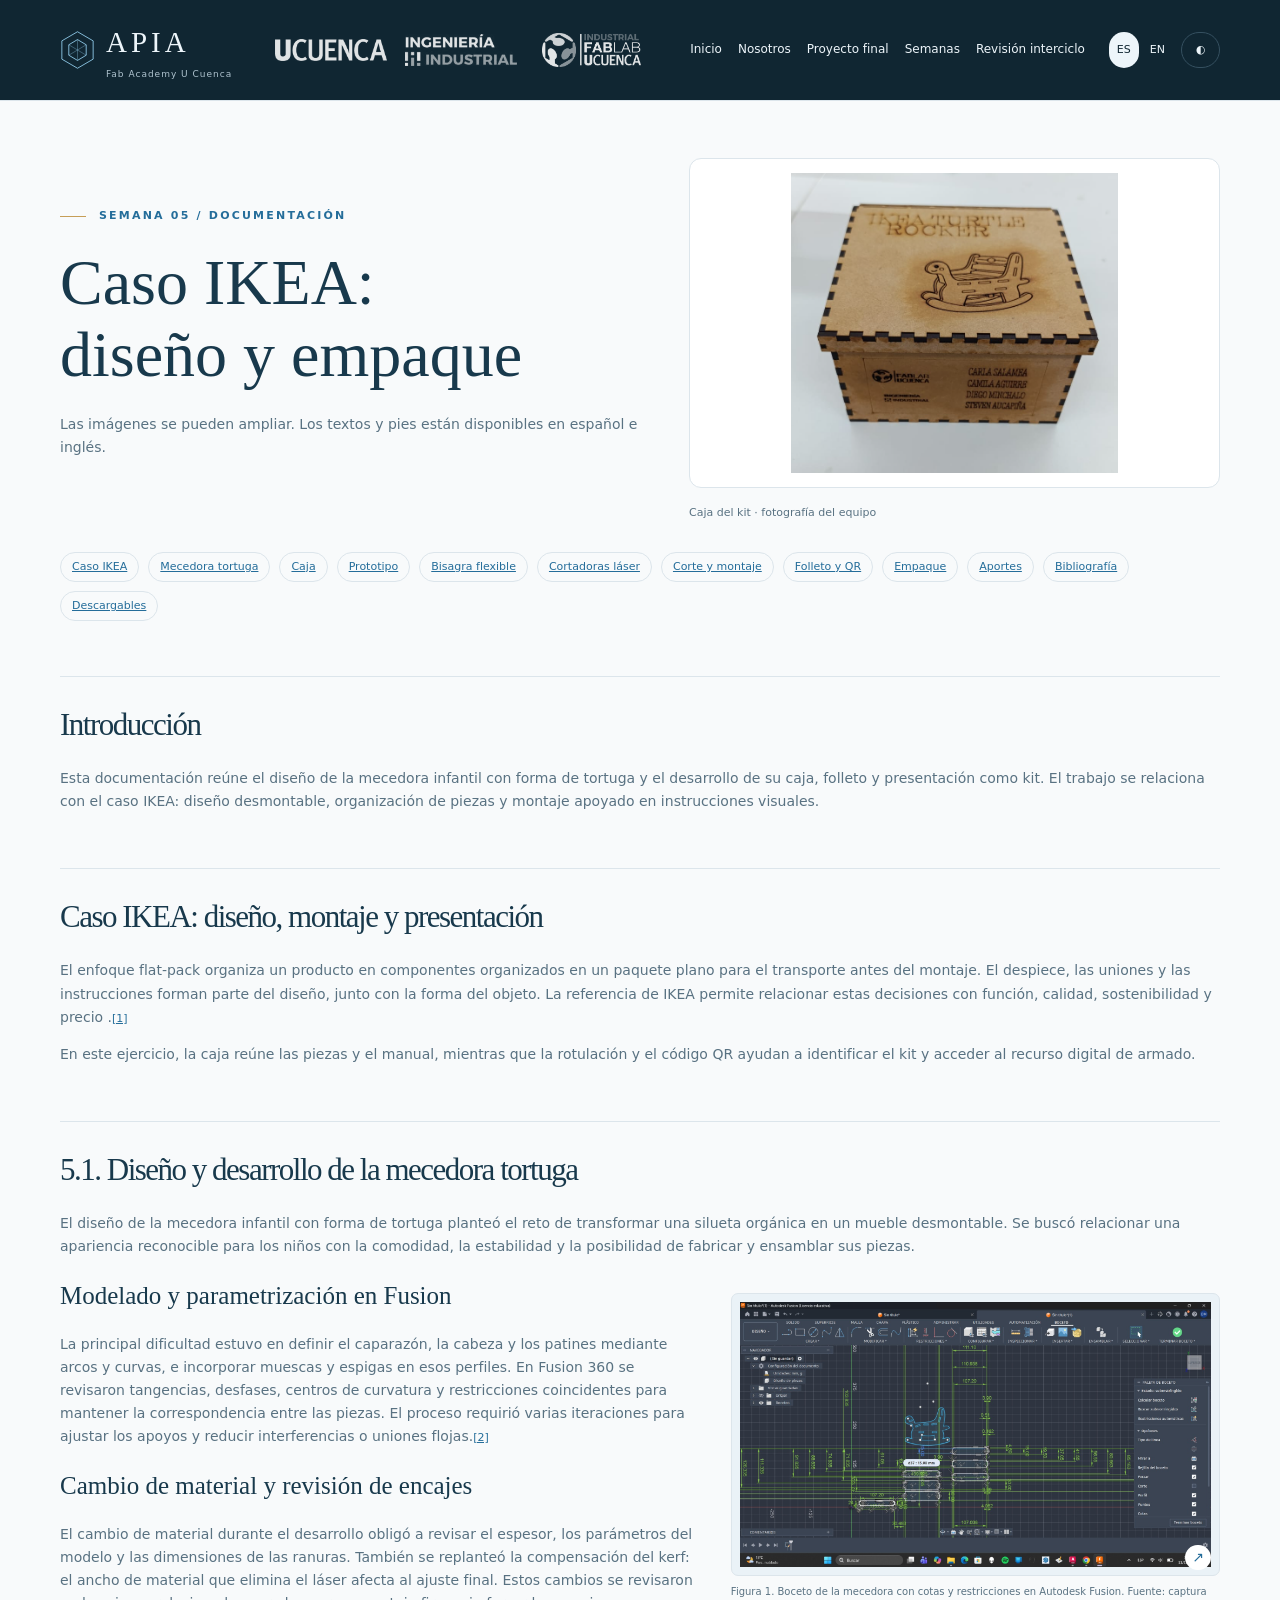
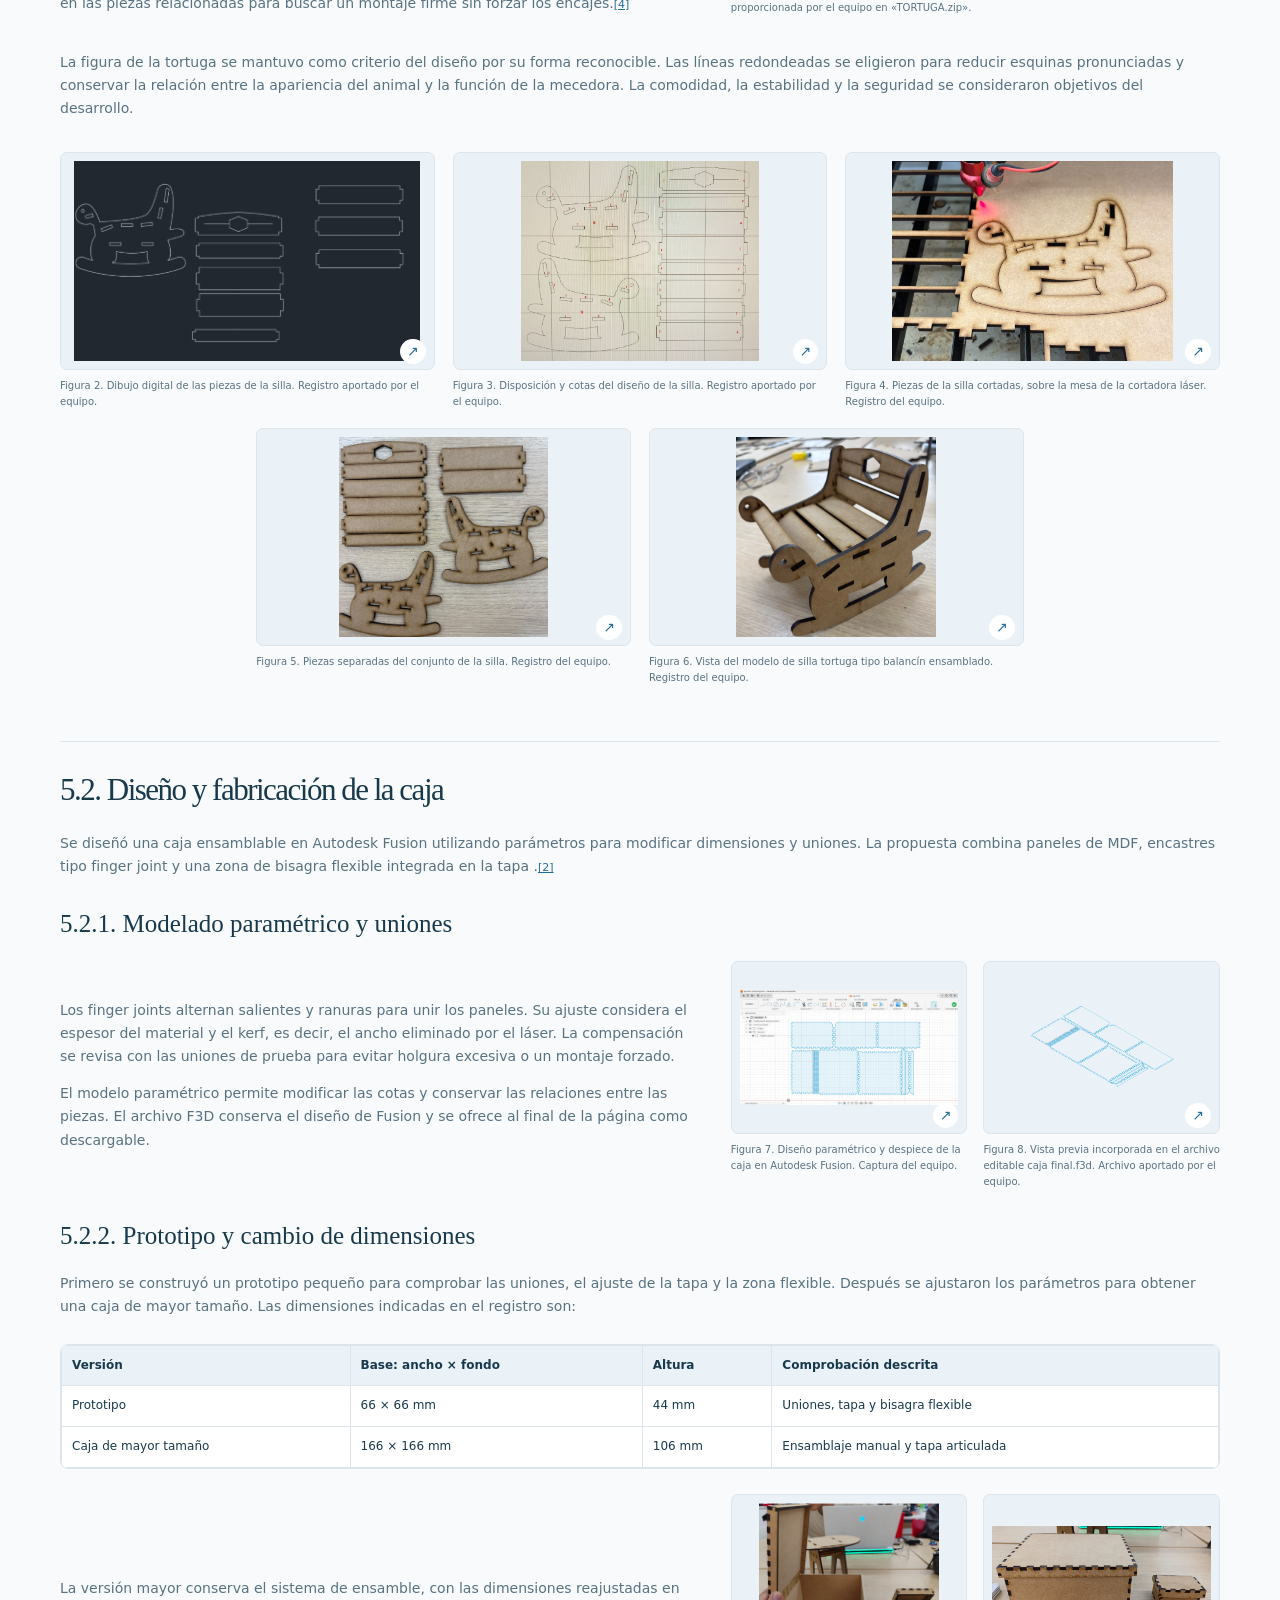
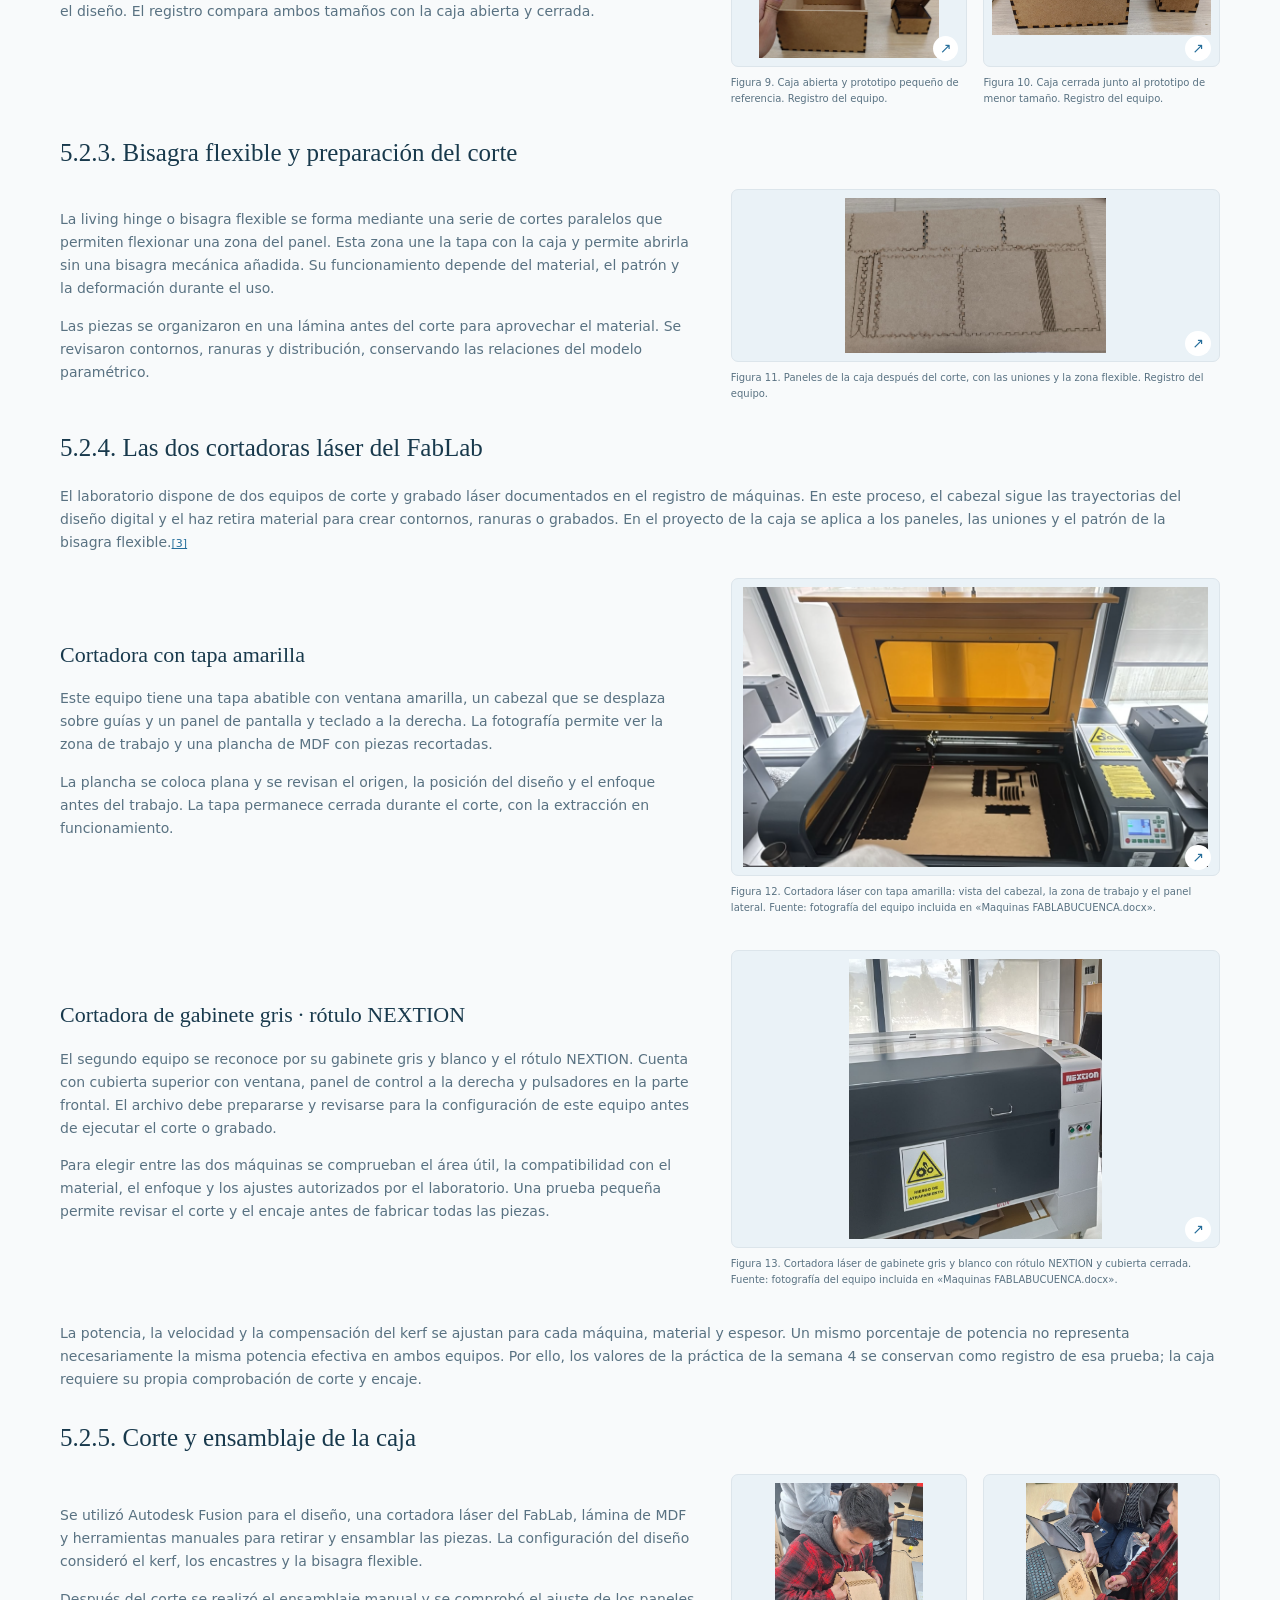
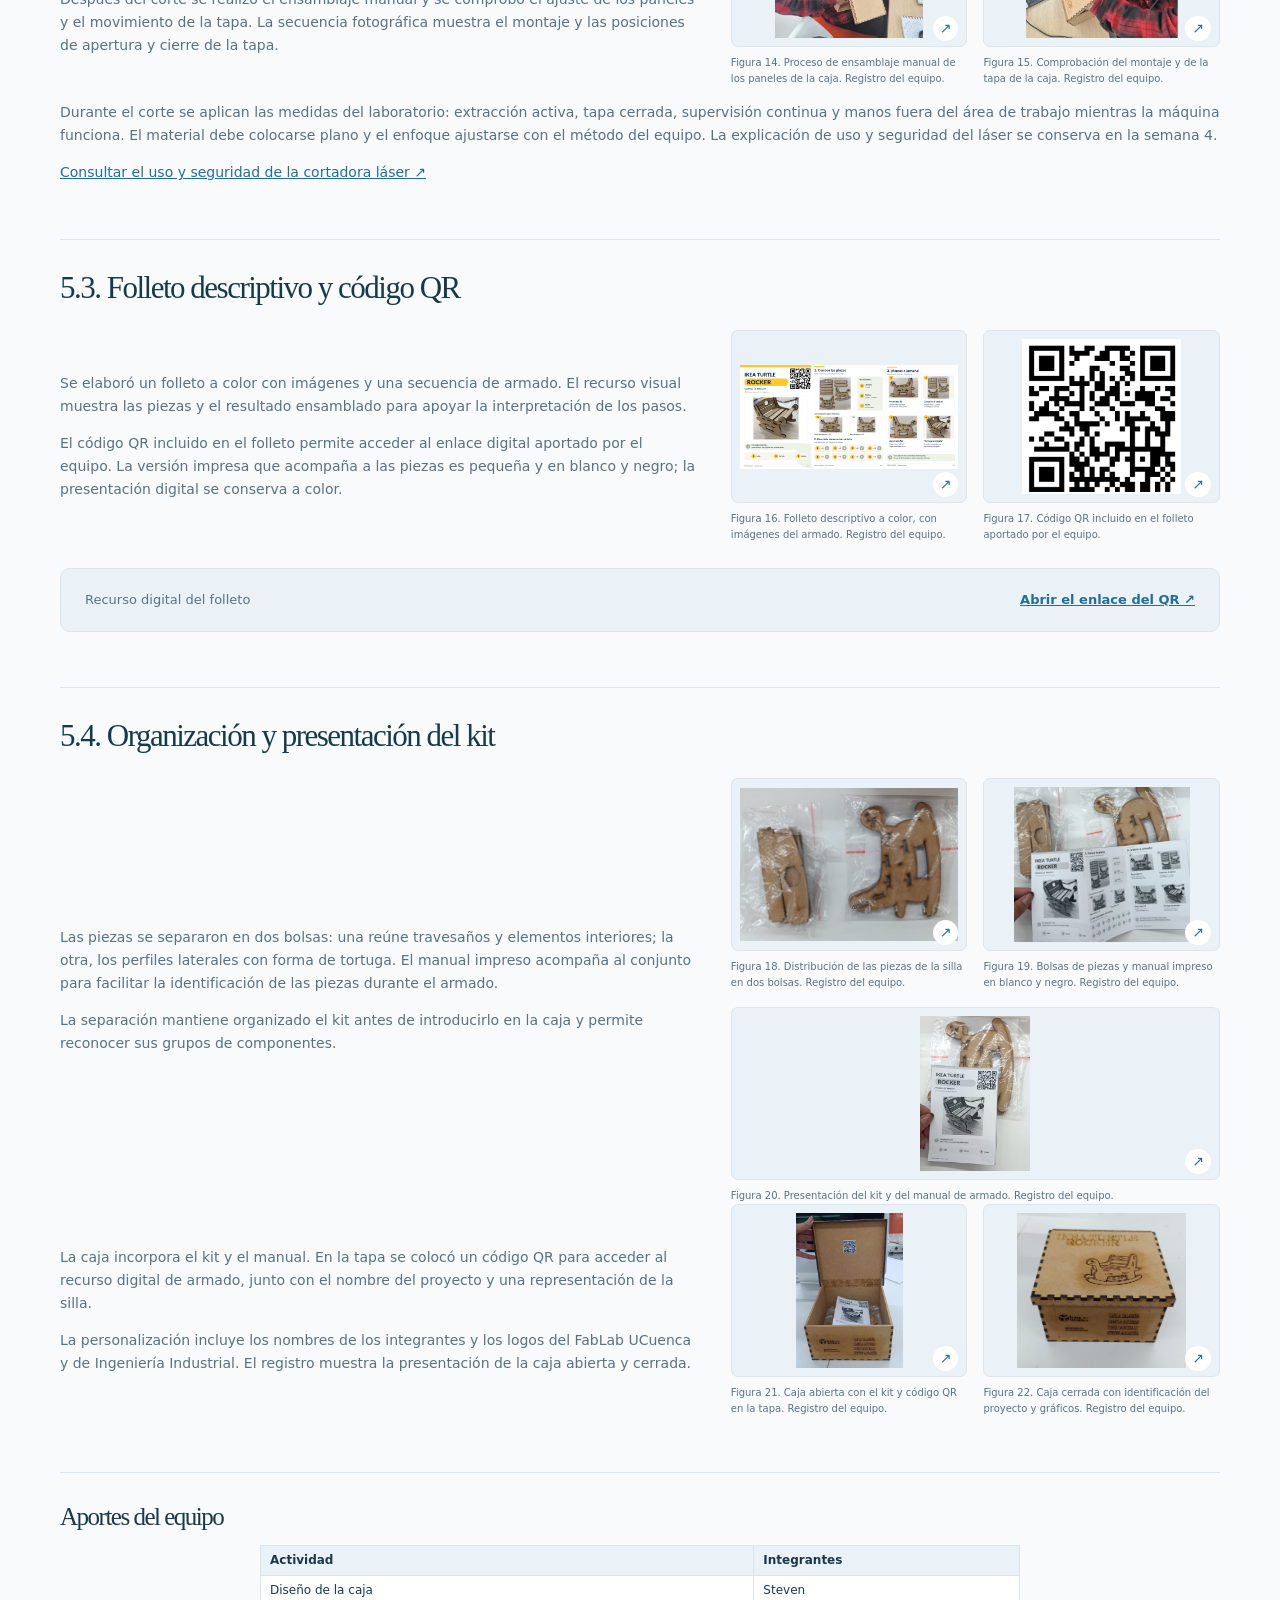
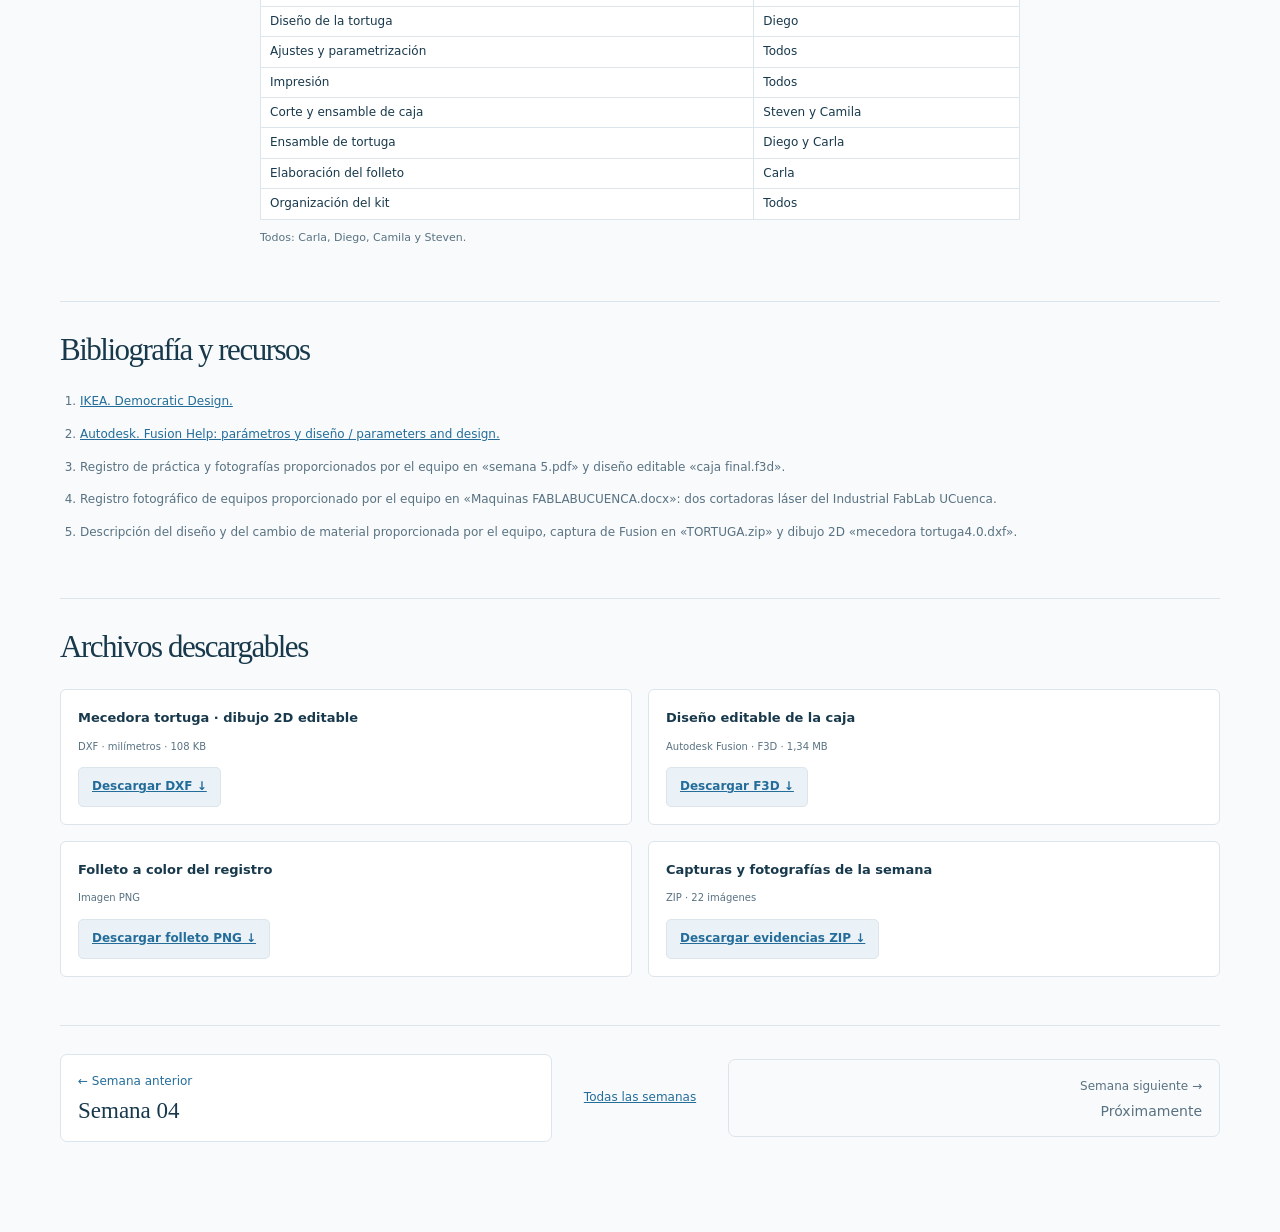
<file: weeks/week-05.html>
<!doctype html>
<html lang="es" data-theme="light"><head><meta charset="utf-8"><meta name="viewport" content="width=device-width, initial-scale=1"><title>Semana 05 · Caso IKEA, silla tortuga y empaque · APIA</title><style>
:root{--bg:#f8fafb;--paper:#fff;--ink:#18394c;--muted:#597282;--blue:#246d9a;--soft:#eaf2f7;--line:#dce5eb;--gold:#c69e57;--header:rgba(248,250,251,.92);color-scheme:light}html[data-theme=dark]{--bg:#101f2a;--paper:#172c39;--ink:#edf5fa;--muted:#afc3cf;--blue:#93cfee;--soft:#203b4c;--line:#355060;--gold:#dfbc7d;--header:rgba(16,31,42,.94);color-scheme:dark}*{box-sizing:border-box}html{scroll-behavior:smooth;scroll-padding-top:110px}body{margin:0;background:var(--bg);color:var(--ink);font:16px/1.65 system-ui,-apple-system,BlinkMacSystemFont,"Segoe UI",sans-serif}button,a{-webkit-tap-highlight-color:transparent}a{color:inherit;text-decoration:none}button{font:inherit;cursor:pointer;color:inherit}button:focus-visible,a:focus-visible{outline:3px solid var(--gold);outline-offset:5px}button{border:0}h1,h2,h3,p{margin:0}h1,h2,.serif{font-family:Georgia,"Times New Roman",serif;font-weight:400}h2{font-size:clamp(36px,4.4vw,58px);line-height:1.13;letter-spacing:-1.5px}p{color:var(--muted)}.wrap{width:min(1160px,calc(100% - 64px));margin:auto}.eyebrow{font-size:11px;font-weight:650;text-transform:uppercase;letter-spacing:2.2px;color:var(--blue);display:flex;align-items:center;gap:13px}.eyebrow:before{content:"";width:26px;height:1px;background:var(--gold)}header{position:sticky;top:0;z-index:10;background:var(--header);backdrop-filter:blur(16px);border-bottom:1px solid var(--line)}.nav{display:flex;align-items:center;justify-content:space-between;min-height:88px;gap:24px}.brand{display:flex;align-items:center;gap:11px}.brand svg{width:35px;height:40px;color:var(--blue)}.brand strong{font-family:Georgia,serif;font-size:29px;letter-spacing:4px;font-weight:400}.brand small{display:block;font-size:8px;letter-spacing:1.8px;color:var(--muted);margin-top:-6px}.navlinks{display:flex;gap:28px;font-size:12px}.tools{display:flex;gap:8px;align-items:center}.tool{background:transparent;border:1px solid var(--line);border-radius:24px;min-width:39px;height:36px;font-size:11px;padding:0 11px}.tool.active{background:var(--ink);color:var(--bg);border-color:var(--ink)}.langs{display:flex;gap:3px}.langs .tool{border:0;min-width:30px;padding:0 8px}.hero{position:relative;overflow:hidden}.hero-grid{display:grid;grid-template-columns:1.08fr 1fr;gap:20px;align-items:center;min-height:655px;padding:70px 0 55px}.hero h1{font-size:clamp(55px,6.6vw,86px);line-height:1.06;letter-spacing:-3.5px;margin:26px 0}.hero h1 em{color:var(--blue);font-weight:400}.hero-copy>p{max-width:430px;font-size:15px}.actions{display:flex;gap:22px;align-items:center;margin-top:33px;flex-wrap:wrap}.primary{background:var(--ink);color:var(--bg);padding:14px 23px;border-radius:5px;font-size:12px;display:inline-flex;gap:24px;align-items:center}.textlink{font-size:12px;border-bottom:1px solid var(--line);padding:9px 0}.hero-art{position:relative;height:490px}.orb{position:absolute;inset:28px 0 0;border-radius:50%;background:radial-gradient(ellipse at 40% 40%,var(--paper),var(--soft) 65%,transparent 66%)}.hive-art{position:absolute;width:100%;height:100%;color:var(--blue);overflow:visible}.orbit{stroke:var(--blue);stroke-width:.8;stroke-dasharray:3 7;fill:none;opacity:.3}.hex{fill:var(--paper);stroke:var(--line);stroke-width:1.2}.hex-blue{fill:var(--blue);stroke:var(--blue)}.hex-soft{fill:var(--soft);stroke:var(--line)}.flying{animation:drift 8s ease-in-out infinite;transform-origin:340px 140px}.wing{animation:wing .23s ease-in-out infinite alternate;transform-box:fill-box;transform-origin:bottom center}.art-label{position:absolute;bottom:30px;left:35px;font-size:9px;letter-spacing:2px;color:var(--muted)}.art-note{position:absolute;right:0;top:62px;writing-mode:vertical-rl;font-size:9px;letter-spacing:2px;color:var(--muted)}.hero-bottom{border-top:1px solid var(--line);display:flex;justify-content:space-between;align-items:center;padding:20px 0;font-size:10px;color:var(--muted);letter-spacing:1.3px;text-transform:uppercase}.hero-bottom span:first-child{display:flex;gap:10px;align-items:center}.dot{width:6px;height:6px;border-radius:50%;background:var(--gold)}section{padding:100px 0;scroll-margin-top:20px}.intro{background:var(--paper);border-block:1px solid var(--line)}.intro-grid{display:grid;grid-template-columns:.8fr 1fr;gap:90px;align-items:start}.intro h2{margin-top:24px}.intro-text{padding-top:35px}.intro-text p+p{margin-top:18px}.pillars{display:flex;gap:10px;flex-wrap:wrap;margin-top:28px}.pill{font-size:10px;border:1px solid var(--line);border-radius:20px;padding:6px 12px;letter-spacing:.5px}.section-top{display:flex;justify-content:space-between;gap:36px;align-items:end;margin-bottom:40px}.section-top h2{margin-top:20px}.section-top>p{max-width:310px;font-size:13px}.team-grid{display:grid;grid-template-columns:repeat(4,1fr);gap:20px}.person{background:var(--paper);border:1px solid var(--line);border-radius:7px;overflow:hidden}.portrait{height:240px;position:relative;background:var(--soft);display:grid;place-items:center;overflow:hidden}.portrait:before{content:"";width:150px;height:150px;border:1px solid var(--line);transform:rotate(30deg);border-radius:28px}.portrait svg{position:absolute;width:94px;height:115px;color:var(--blue);opacity:.3}.portrait img{position:absolute;width:100%;height:100%;object-fit:cover}.photo-label{position:absolute;bottom:13px;left:15px;font-size:8px;text-transform:uppercase;letter-spacing:1.8px;color:var(--muted)}.person-copy{padding:20px}.person h3{font:22px Georgia,serif}.person-copy p{font-size:12px;margin-top:8px}.person-num{font-size:10px;color:var(--gold);letter-spacing:1px;display:block;margin-bottom:9px}.project{background:var(--soft);border-block:1px solid var(--line)}.project-grid{display:grid;grid-template-columns:1fr 1fr;gap:80px;align-items:center}.project-visual{height:360px;border:1px solid var(--line);border-radius:7px;position:relative;display:grid;place-items:center;background:var(--paper);overflow:hidden}.project-visual svg{height:280px;width:90%;color:var(--blue)}.visual-caption{position:absolute;left:22px;bottom:18px;font-size:9px;letter-spacing:1.6px;color:var(--muted)}.project h2{margin:20px 0}.project p{font-size:14px}.status{display:inline-flex;align-items:center;gap:8px;padding:5px 10px;border:1px solid var(--line);border-radius:20px;font-size:9px;letter-spacing:.7px;margin-bottom:18px}.project .textlink{display:inline-block;margin-top:20px}.weeks{background:var(--paper)}.weeks-head{margin-bottom:28px;display:flex;justify-content:space-between;gap:16px;align-items:center}.search{border:1px solid var(--line);background:var(--bg);color:var(--ink);border-radius:5px;padding:11px 14px;font:12px system-ui;max-width:100%;width:280px}.week-count{font-size:11px;color:var(--muted)}.week-grid{display:grid;grid-template-columns:repeat(3,1fr);gap:14px}.week{padding:22px;text-align:left;background:var(--bg);border:1px solid var(--line);border-radius:6px;min-height:155px;transition:transform .2s,border-color .2s;display:flex;flex-direction:column;align-items:start}.week:hover{transform:translateY(-4px);border-color:var(--blue)}.week-top{display:flex;justify-content:space-between;width:100%;font-size:10px;color:var(--blue);letter-spacing:1px}.week-top .arrow{font-size:17px;line-height:1}.week h3{font:21px/1.2 Georgia,serif;margin:17px 0 13px}.week-status{font-size:9px;color:var(--muted);margin-top:auto;display:flex;gap:6px;align-items:center}.week-status:before{content:"";width:4px;height:4px;border:1px solid var(--gold);border-radius:50%}.calendar-note{font-size:11px;margin-top:22px}.empty{padding:30px 0;color:var(--muted)}.closing{padding:65px 0;text-align:center;border-top:1px solid var(--line)}.closing .serif{font-size:clamp(27px,4vw,42px)}.closing p{font-size:12px;margin-top:13px}footer{border-top:1px solid var(--line);padding:24px 0}.footer-inner{display:flex;justify-content:space-between;gap:20px;align-items:center;font-size:10px;color:var(--muted)}dialog{width:min(680px,calc(100% - 32px));max-height:85dvh;border:1px solid var(--line);background:var(--paper);color:var(--ink);border-radius:10px;padding:38px;box-shadow:0 30px 100px #0003}dialog::backdrop{background:#0b2439a6;backdrop-filter:blur(5px)}.dialog-close{float:right;background:var(--soft);border-radius:50%;width:35px;height:35px;font-size:24px;line-height:1}.dialog-label{font-size:10px;letter-spacing:1.6px;color:var(--blue);margin-bottom:20px}dialog h2{font-size:36px;margin:18px 0 24px}dialog h3{font:23px Georgia,serif;margin:24px 0 10px}dialog p{font-size:14px;white-space:pre-line}.skip{position:fixed;left:20px;top:-100px;z-index:30;background:var(--ink);color:var(--bg);padding:12px}.skip:focus{top:10px}@keyframes drift{0%,100%{transform:translate(0,0) rotate(-5deg)}50%{transform:translate(-18px,16px) rotate(6deg)}}@keyframes wing{to{transform:scaleX(.75) rotate(9deg)}}@media(min-width:1500px){.hero-grid{min-height:720px}}@media(max-width:900px){.navlinks{gap:15px;font-size:11px}.wrap{width:calc(100% - 40px)}.hero-grid{min-height:580px}.hero h1{font-size:62px}.hero-art{height:380px}.intro-grid,.project-grid{gap:40px}.team-grid{grid-template-columns:repeat(2,1fr)}.portrait{height:260px}}@media(max-width:620px){.nav{flex-wrap:wrap;gap:10px;padding:14px 0}.brand strong{font-size:24px}.brand svg{width:27px}.navlinks{order:3;width:100%;justify-content:space-between;padding-top:8px;border-top:1px solid var(--line);font-size:11px}.tool{height:32px}.hero-grid{grid-template-columns:1fr;padding:44px 0 10px;gap:0}.hero h1{font-size:62px;letter-spacing:-2.5px}.hero-copy>p{font-size:14px}.hero-art{height:340px;max-width:390px;width:100%;margin:0 auto}.art-label{left:15px;bottom:15px;font-size:8px}.art-note{font-size:8px}.hero-bottom{font-size:8px;gap:15px;letter-spacing:.6px}.hero-bottom>span:last-child{text-align:right}section{padding:64px 0}.intro-grid,.project-grid{grid-template-columns:1fr;gap:26px}.intro-text{padding:0}.section-top{display:block}.section-top>p{margin-top:20px}.team-grid{gap:12px}.portrait{height:180px}.person-copy{padding:14px}.person h3{font-size:19px}.person-copy p{font-size:11px}.project-visual{height:290px}.project-grid>.project-copy{order:-1}.week-grid{grid-template-columns:1fr 1fr;gap:10px}.week{padding:15px;min-height:155px}.week h3{font-size:19px}.weeks-head{align-items:start;flex-direction:column}.search{width:100%}.footer-inner{align-items:start}.footer-inner>span{max-width:190px;text-align:right}dialog{padding:24px}dialog h2{font-size:30px}}@media(prefers-reduced-motion:reduce){html{scroll-behavior:auto}*,*:before,*:after{animation:none!important;transition:none!important}}

.institution-bar{background:#fff;border-bottom:1px solid #dce5eb}.institutions{display:flex;justify-content:center;align-items:center;gap:38px;padding:15px 0}.institution{color:#143b60;font-family:Arial,sans-serif;font-weight:800;line-height:1.12;text-align:center;min-width:150px}.institution.uc{font-size:28px;letter-spacing:-1px}.institution small{display:block;font-size:9px;letter-spacing:1.3px;font-weight:500;margin-top:5px}.institution.industrial{font-size:17px;text-align:left;border-left:4px solid #b2303f;padding-left:12px}.institution.fablab{font-size:21px;border-left:1px solid #dce5eb;padding-left:30px}.group-photo{margin-bottom:35px;border:1px solid var(--line);border-radius:7px;background:var(--soft);min-height:300px;display:flex;align-items:center;justify-content:center;flex-direction:column;gap:14px;padding:30px;text-align:center}.group-photo svg{width:95px;height:75px;color:var(--blue);opacity:.5}.group-photo figcaption{font-size:13px;color:var(--muted)}.group-photo img{width:100%;max-height:480px;object-fit:cover;border-radius:4px}.group-photo.has-photo{padding:0;overflow:hidden}.group-photo.has-photo figcaption{padding:0 20px 20px}.group-photo{margin-inline:0}.navlinks{gap:22px}html{scroll-padding-top:190px}@media(max-width:620px){.institutions{gap:12px;padding:12px 0}.institution{min-width:0;flex:1}.institution.uc{font-size:19px}.institution.industrial{font-size:11px;padding-left:8px}.institution.fablab{font-size:15px;padding-left:10px}.institution small{font-size:7px;letter-spacing:.5px}.group-photo{min-height:230px}.navlinks{gap:15px;justify-content:center}html{scroll-padding-top:210px}}
/* Los archivos originales se conservan; el contenedor solo limita sus márgenes blancos. */
.institutions{gap:24px;padding:12px 0}.institution{position:relative;width:210px;max-width:210px;min-width:0;height:80px;overflow:hidden;background:#fff;flex:1;border:1px solid #e7edf1;border-radius:6px}.institution img{position:absolute;left:50%;top:50%;transform:translate(-50%,-50%);width:calc(100% - 26px);height:auto;display:block;max-width:184px}@media(max-width:620px){.institutions{gap:9px;padding:10px 0}.institution{height:55px}.institution img{width:calc(100% - 12px)}}
/* Logos integrados en la barra principal, sin franja ni tarjetas. */
header{background:#102632;color:#edf5fa}.nav{gap:24px;min-height:100px}.brand{flex-shrink:0}.brand small{color:#afc3cf;font-size:9px;letter-spacing:1px;margin-top:0}.brand svg{color:#93cfee}.institutions{display:flex;align-items:center;gap:18px;padding:0;flex:1;justify-content:center;min-width:0}.institution{flex:0 1 112px;width:112px;max-width:112px;height:46px;border:0;border-radius:0;background:transparent}.institution img{width:100%;max-width:none;filter:grayscale(1) invert(1);mix-blend-mode:screen}.navlinks{flex-shrink:0;color:#edf5fa;gap:20px}.tools{flex-shrink:0}.tool{border-color:#355060;color:#edf5fa}.tool.active{background:#edf5fa;color:#102632;border-color:#edf5fa}html{scroll-padding-top:125px}@media(max-width:1000px){.nav{gap:14px;flex-wrap:wrap;padding:16px 0}.institutions{order:2;flex:0 0 100%;gap:24px}.navlinks{margin-left:auto}.tools{order:1}.institution{height:42px;flex-basis:105px;max-width:105px}html{scroll-padding-top:180px}}@media(max-width:620px){.nav{gap:12px}.brand{margin-right:auto}.navlinks{order:3;width:100%;margin:0;padding-top:10px;border-top:1px solid #355060}.institutions{gap:18px}.institution{height:36px;flex-basis:90px;max-width:90px}.tools{order:0}html{scroll-padding-top:210px}}
/* Portadas de asignaciones: añadir imágenes a medida que se documentan las semanas. */
.week-cover{display:block;width:100%;height:auto;aspect-ratio:3/2;object-fit:cover;border:1px solid var(--line);border-radius:4px;margin-top:17px;background:#f3f8fb}.week-grid{align-items:start}.week{width:100%}
</style><style>.week-document{width:min(1160px,calc(100% - 48px));margin:auto;padding:45px 0 90px}.week-document h1{font-size:clamp(39px,5vw,65px);line-height:1.12;margin:22px 0}.week-document h2{font-size:34px;margin:55px 0 25px;padding-top:30px;border-top:1px solid var(--line)}.week-document h3{font:25px/1.3 Georgia,serif;margin:30px 0 20px}.week-document p{margin:14px 0;font-size:14px}.week-document li{color:var(--muted);font-size:14px;margin:13px 0}.week-document strong{color:var(--ink)}.week-document a{color:var(--blue);text-decoration:underline;overflow-wrap:anywhere}.week-document h2,.week-document h3{scroll-margin-top:130px}.back,.language-note{font-size:12px}.draft-banner{padding:9px 15px;border:1px solid var(--line);background:var(--soft);border-radius:5px;font-size:11px;margin:20px 0}.toc{display:flex;flex-wrap:wrap;gap:9px;margin:25px 0}.toc a{border:1px solid var(--line);border-radius:22px;padding:5px 11px;font-size:11px}.evidence{display:grid;grid-template-columns:minmax(0,1.3fr) minmax(0,1fr);gap:35px;align-items:start}.gallery{display:grid;grid-template-columns:repeat(2,minmax(0,1fr));gap:16px;padding-top:12px}.gallery figure{margin:0;min-width:0}.gallery figure:last-child:nth-child(odd){grid-column:1/-1;max-width:100%}.gallery-open{display:block;position:relative;background:var(--soft);border:1px solid var(--line);border-radius:7px;padding:8px;width:100%}.gallery-open img{display:block;width:100%;height:155px;object-fit:contain}.gallery-open span{position:absolute;right:8px;bottom:5px;border-radius:20px;background:var(--paper);padding:1px 7px;font-size:14px;color:var(--blue)}figcaption{font-size:10px;line-height:1.6;color:var(--muted);margin-top:8px}.gallery-open:hover{border-color:var(--blue)}.table-scroll{overflow-x:auto}table{border-collapse:collapse;width:100%;margin:18px 0;font-size:12px}th,td{padding:10px;border:1px solid var(--line);text-align:left}caption{text-align:left;color:var(--muted);font-size:11px;margin-bottom:10px}.video-evidence{margin:30px 0;padding:20px;background:var(--soft);border:1px solid var(--line);border-radius:8px;text-align:center}.video-evidence video{display:block;width:100%;max-width:310px;max-height:510px;margin:auto;border-radius:6px;background:#102632;aspect-ratio:478/850}.video-evidence figcaption{max-width:600px;margin:12px auto;text-align:center;font-size:11px}.downloads{display:grid;grid-template-columns:1fr 1fr;gap:12px}.download-card{background:var(--paper);border:1px solid var(--line);padding:17px;border-radius:6px;font-size:13px}.download-card small{display:block;margin-top:10px;font-size:10px;color:var(--muted)}.references{padding-left:20px}.references li{font-size:12px}.citation{font-size:11px}.gallery-dialog{width:min(1050px,calc(100% - 32px));padding:22px}.gallery-dialog img{display:block;width:100%;max-height:65dvh;object-fit:contain;background:#fff;border-radius:5px}.gallery-dialog figure{margin:18px 0 0}.gallery-dialog figcaption{font-size:12px}.gallery-controls{display:flex;justify-content:space-between;align-items:center;gap:12px}.gallery-controls button{background:var(--soft);border:1px solid var(--line);border-radius:5px;padding:7px 14px;font-size:12px}.gallery-controls button:disabled{opacity:.4;cursor:default}.gallery-controls .dialog-close{float:none;font-size:22px;padding:3px}.gallery-controls span{font-size:11px;color:var(--muted)}@media(max-width:760px){.evidence{grid-template-columns:1fr;gap:5px}.week-document{width:calc(100% - 40px);padding-top:28px}.week-document h2{font-size:29px}.week-document h3{font-size:23px}.gallery-open img{height:150px}.downloads{grid-template-columns:1fr}.week-document h2,.week-document h3{scroll-margin-top:205px}}@media print{header,.draft-banner,.toc,.gallery-controls{display:none}.week-document{width:100%}.gallery-open{padding:0}.video-evidence{break-inside:avoid}figure{break-inside:avoid}}</style><style>.printer-steps{padding-left:24px}.printer-steps li{padding-left:5px;margin-bottom:18px}.printer-photo{position:sticky;top:125px}.printer-photo .gallery-open img{height:auto;max-height:440px;object-fit:contain}.machine-note{font-size:12px!important}@media(max-width:760px){.printer-photo{position:static}.printer-photo .gallery-open img{max-height:320px}}</style><style>.download-link{display:inline-block;margin-top:12px;padding:8px 12px;border:1px solid var(--line);border-radius:5px;background:var(--soft);font-size:12px}.download-link:hover{border-color:var(--blue)}.download-card strong{display:block}</style><style>.download-shortcuts{display:flex;gap:12px;flex-wrap:wrap;margin:20px 0}.download-shortcuts a{padding:12px 16px;border:1px solid var(--blue);border-radius:6px;background:var(--soft);font-size:12px;font-weight:600}.week-document section.download-group{padding:24px;margin:24px 0;border:1px solid var(--line);border-radius:9px;background:var(--paper)}.week-document .download-group h3{margin-top:0}.download-group .download-card{background:var(--bg)}.download-group .download-link{font-weight:600}.week-document .printer-operation{grid-template-columns:minmax(0,1.4fr) minmax(0,.8fr)}@media(max-width:760px){.week-document .printer-operation{grid-template-columns:1fr}.week-document section.download-group{padding:16px}.download-shortcuts{display:grid}.download-shortcuts a{width:100%}}</style><link rel="stylesheet" href="../site-navigation.css?v=4"><style>.week-document .evidence{align-items:center}.week-document .evidence>.gallery{padding-top:0}.week-document h2{font-size:31px}.week-document .gallery:has(img[src*="kano-"]),.week-document .gallery:has(img[src*="jtbd-"]),.week-document .gallery:has(img[src*="problema-"]),.week-document .gallery:has(img[src*="paquete-plano-"]){grid-template-columns:1fr}.week-document .gallery img[src*="kano-"],.week-document .gallery img[src*="jtbd-"],.week-document .gallery img[src*="problema-"],.week-document .gallery img[src*="paquete-plano-"]{height:250px}.source-review{margin:18px 0 25px;padding:12px 16px;border:1px solid var(--line);border-radius:6px;background:var(--soft);font-size:12px}.source-review p{font-size:12px}.draft-banner{font-weight:600}.week-document .back{display:inline-block;margin-bottom:15px}@media(max-width:760px){.week-document h2{font-size:28px}}</style><style>.final-scan-gallery .gallery-open img{height:auto;max-height:300px}.week-document .resin-note{padding:17px;border:1px solid var(--line);border-left:3px solid var(--blue);border-radius:5px;background:var(--soft)}.download-link{display:inline-block;margin-top:12px;padding:9px 13px;border:1px solid var(--line);border-radius:5px;background:var(--soft);font-size:12px;font-weight:600}.download-link:hover{border-color:var(--blue)}</style><link rel="stylesheet" href="week-05-layout.css?v=3"><link rel="stylesheet" href="../contributions.css?v=2"></head><body><a class="skip" href="#main">Saltar al contenido</a><header><div class="wrap nav"><a class="brand" href="../index.html#home" aria-label="APIA"><svg viewbox="0 0 40 46" fill="none" aria-hidden="true"><path d="M20 2 38 12.5v21L20 44 2 33.5v-21Z" stroke="currentColor"></path><path d="M20 11 30 17v12L20 35 10 29V17Z" stroke="currentColor"></path><path d="M20 11v24M10 17l20 12M30 17 10 29" stroke="currentColor" opacity=".4"></path></svg><span><strong>APIA</strong><small data-t="brand">Fab Academy U Cuenca</small></span></a><div class="institutions" aria-label="Instituciones"><div class="institution"><img src="../images/header/ucuenca.webp" alt="Universidad de Cuenca" width="360" height="69" decoding="async"></div><div class="institution"><img src="../images/header/ingenieria-industrial.webp" alt="Ingeniería Industrial" width="193" height="56" decoding="async"></div><div class="institution"><img src="../images/header/fablab-ucuenca.webp" alt="Industrial FabLab UCuenca" width="349" height="120" decoding="async"></div></div><nav class="navlinks" aria-label="Principal"><a href="../index.html#home" data-nav-label="home">Inicio</a><a href="../index.html#about" data-nav-label="about">Nosotros</a><a href="../index.html#project" data-nav-label="project">Proyecto final</a><a href="../index.html#assignments" data-nav-label="weeks">Semanas</a><a href="../midterm-review.html" data-nav-label="midterm">Revisión interciclo</a></nav><div class="tools"><div class="langs"><button class="tool active" id="es" lang="es" aria-label="Español" aria-pressed="true">ES</button><button class="tool" id="en" lang="en" aria-label="English" aria-pressed="false">EN</button></div><button class="tool" id="theme" aria-label="Activar tema oscuro" aria-pressed="false">◐</button></div></div></header><main id="main" class="week-document"><div class="week5-hero"><div><div class="eyebrow" id="weekLabel">SEMANA 05 / DOCUMENTACIÓN</div><h1 id="weekHeading">Caso IKEA:<br>diseño y empaque</h1><p class="language-note" id="languageNote"></p></div><figure><img src="../images/week-05/caja-rotulada.png" alt="Caja cerrada y rotulada del proyecto." id="weekHeroPhoto" decoding="async"><figcaption id="weekHeroCaption">Caja del kit · fotografía del equipo</figcaption></figure></div><nav class="toc" aria-label="Contenido de la semana"><a href="#ikea">Caso IKEA</a><a href="#silla">Mecedora tortuga</a><a href="#caja">Caja</a><a href="#prototipo">Prototipo</a><a href="#bisagra">Bisagra flexible</a><a href="#maquinas-laser">Cortadoras láser</a><a href="#corte">Corte y montaje</a><a href="#folleto">Folleto y QR</a><a href="#empaque">Empaque</a><a href="#aportes-equipo">Aportes</a><a href="#bibliografia">Bibliografía</a><a href="#descargables">Descargables</a></nav><article id="report"><h2 id="introduccion">Introducción</h2><p>Esta documentación reúne el diseño de la mecedora infantil con forma de tortuga y el desarrollo de su caja, folleto y presentación como kit. El trabajo se relaciona con el caso IKEA: diseño desmontable, organización de piezas y montaje apoyado en instrucciones visuales.</p><h2 id="ikea">Caso IKEA: diseño, montaje y presentación</h2><p>El enfoque flat-pack organiza un producto en componentes organizados en un paquete plano para el transporte antes del montaje. El despiece, las uniones y las instrucciones forman parte del diseño, junto con la forma del objeto. La referencia de IKEA permite relacionar estas decisiones con función, calidad, sostenibilidad y precio .<a href="#ref-1" class="citation">[1]</a></p><p>En este ejercicio, la caja reúne las piezas y el manual, mientras que la rotulación y el código QR ayudan a identificar el kit y acceder al recurso digital de armado.</p><h2 id="silla">5.1. Diseño y desarrollo de la mecedora tortuga</h2><p>El diseño de la mecedora infantil con forma de tortuga planteó el reto de transformar una silueta orgánica en un mueble desmontable. Se buscó relacionar una apariencia reconocible para los niños con la comodidad, la estabilidad y la posibilidad de fabricar y ensamblar sus piezas.</p><div class="evidence chair-design"><div><h3>Modelado y parametrización en Fusion</h3><p>La principal dificultad estuvo en definir el caparazón, la cabeza y los patines mediante arcos y curvas, e incorporar muescas y espigas en esos perfiles. En Fusion 360 se revisaron tangencias, desfases, centros de curvatura y restricciones coincidentes para mantener la correspondencia entre las piezas. El proceso requirió varias iteraciones para ajustar los apoyos y reducir interferencias o uniones flojas.<a href="#ref-2" class="citation">[2]</a></p><h3>Cambio de material y revisión de encajes</h3><p>El cambio de material durante el desarrollo obligó a revisar el espesor, los parámetros del modelo y las dimensiones de las ranuras. También se replanteó la compensación del kerf: el ancho de material que elimina el láser afecta al ajuste final. Estos cambios se revisaron en las piezas relacionadas para buscar un montaje firme sin forzar los encajes.<a href="#ref-4" class="citation">[4]</a></p></div><aside class="gallery chair-design-gallery"><figure><button type="button" class="gallery-open" data-image="../images/week-05/tortuga-diseno-fusion.jpeg" aria-label="Ampliar el boceto acotado de la mecedora en Fusion"><img src="../images/week-05/tortuga-diseno-fusion.jpeg" alt="Boceto en Autodesk Fusion con el perfil de la mecedora tortuga, sus travesaños y las cotas de las piezas." loading="lazy" decoding="async"><span aria-hidden="true">↗</span></button><figcaption>Figura 1. Boceto de la mecedora con cotas y restricciones en Autodesk Fusion. Fuente: captura proporcionada por el equipo en «TORTUGA.zip».</figcaption></figure></aside></div><p>La figura de la tortuga se mantuvo como criterio del diseño por su forma reconocible. Las líneas redondeadas se eligieron para reducir esquinas pronunciadas y conservar la relación entre la apariencia del animal y la función de la mecedora. La comodidad, la estabilidad y la seguridad se consideraron objetivos del desarrollo.</p><div class="gallery chair-gallery"><figure><button type="button" class="gallery-open" data-image="../images/week-05/silla-dibujo.png" aria-label="Dibujo digital de las piezas de la silla. Registro aportado por el equipo."><img src="../images/week-05/silla-dibujo.png" alt="Dibujo digital de las piezas de la silla. Registro aportado por el equipo." loading="lazy" decoding="async"><span aria-hidden="true">↗</span></button><figcaption>Figura 2. Dibujo digital de las piezas de la silla. Registro aportado por el equipo.</figcaption></figure><figure><button type="button" class="gallery-open" data-image="../images/week-05/silla-cotas.png" aria-label="Disposición y cotas del diseño de la silla. Registro aportado por el equipo."><img src="../images/week-05/silla-cotas.png" alt="Disposición y cotas del diseño de la silla. Registro aportado por el equipo." loading="lazy" decoding="async"><span aria-hidden="true">↗</span></button><figcaption>Figura 3. Disposición y cotas del diseño de la silla. Registro aportado por el equipo.</figcaption></figure><figure><button type="button" class="gallery-open" data-image="../images/week-05/silla-corte.png" aria-label="Piezas de la silla cortadas, sobre la mesa de la cortadora láser. Registro del equipo."><img src="../images/week-05/silla-corte.png" alt="Piezas de la silla cortadas, sobre la mesa de la cortadora láser. Registro del equipo." loading="lazy" decoding="async"><span aria-hidden="true">↗</span></button><figcaption>Figura 4. Piezas de la silla cortadas, sobre la mesa de la cortadora láser. Registro del equipo.</figcaption></figure><figure><button type="button" class="gallery-open" data-image="../images/week-05/silla-piezas.png" aria-label="Piezas separadas del conjunto de la silla. Registro del equipo."><img src="../images/week-05/silla-piezas.png" alt="Piezas separadas del conjunto de la silla. Registro del equipo." loading="lazy" decoding="async"><span aria-hidden="true">↗</span></button><figcaption>Figura 5. Piezas separadas del conjunto de la silla. Registro del equipo.</figcaption></figure><figure><button type="button" class="gallery-open" data-image="../images/week-05/silla-montada.png" aria-label="Vista del modelo de silla tortuga tipo balancín ensamblado. Registro del equipo."><img src="../images/week-05/silla-montada.png" alt="Vista del modelo de silla tortuga tipo balancín ensamblado. Registro del equipo." loading="lazy" decoding="async"><span aria-hidden="true">↗</span></button><figcaption>Figura 6. Vista del modelo de silla tortuga tipo balancín ensamblado. Registro del equipo.</figcaption></figure></div><h2 id="caja">5.2. Diseño y fabricación de la caja</h2><p>Se diseñó una caja ensamblable en Autodesk Fusion utilizando parámetros para modificar dimensiones y uniones. La propuesta combina paneles de MDF, encastres tipo finger joint y una zona de bisagra flexible integrada en la tapa .<a href="#ref-2" class="citation">[2]</a></p><h3 id="caja-modelado">5.2.1. Modelado paramétrico y uniones</h3><div class="evidence"><div><p>Los finger joints alternan salientes y ranuras para unir los paneles. Su ajuste considera el espesor del material y el kerf, es decir, el ancho eliminado por el láser. La compensación se revisa con las uniones de prueba para evitar holgura excesiva o un montaje forzado.</p><p>El modelo paramétrico permite modificar las cotas y conservar las relaciones entre las piezas. El archivo F3D conserva el diseño de Fusion y se ofrece al final de la página como descargable.</p></div><aside class="gallery"><figure><button type="button" class="gallery-open" data-image="../images/week-05/caja-fusion.png" aria-label="Diseño paramétrico y despiece de la caja en Autodesk Fusion. Captura del equipo."><img src="../images/week-05/caja-fusion.png" alt="Diseño paramétrico y despiece de la caja en Autodesk Fusion. Captura del equipo." loading="lazy" decoding="async"><span aria-hidden="true">↗</span></button><figcaption>Figura 7. Diseño paramétrico y despiece de la caja en Autodesk Fusion. Captura del equipo.</figcaption></figure><figure><button type="button" class="gallery-open" data-image="../images/week-05/caja-archivo-fusion.png" aria-label="Vista previa incorporada en el archivo editable caja final.f3d. Archivo aportado por el equipo."><img src="../images/week-05/caja-archivo-fusion.png" alt="Vista previa incorporada en el archivo editable caja final.f3d. Archivo aportado por el equipo." loading="lazy" decoding="async"><span aria-hidden="true">↗</span></button><figcaption>Figura 8. Vista previa incorporada en el archivo editable caja final.f3d. Archivo aportado por el equipo.</figcaption></figure></aside></div><h3 id="prototipo">5.2.2. Prototipo y cambio de dimensiones</h3><p>Primero se construyó un prototipo pequeño para comprobar las uniones, el ajuste de la tapa y la zona flexible. Después se ajustaron los parámetros para obtener una caja de mayor tamaño. Las dimensiones indicadas en el registro son:</p><div class="table-scroll dimension-table"><table><thead><tr><th scope="col">Versión</th><th scope="col">Base: ancho × fondo</th><th scope="col">Altura</th><th scope="col">Comprobación descrita</th></tr></thead><tbody><tr><td>Prototipo</td><td>66 × 66 mm</td><td>44 mm</td><td>Uniones, tapa y bisagra flexible</td></tr><tr><td>Caja de mayor tamaño</td><td>166 × 166 mm</td><td>106 mm</td><td>Ensamblaje manual y tapa articulada</td></tr></tbody></table></div><div class="evidence"><div><p>La versión mayor conserva el sistema de ensamble, con las dimensiones reajustadas en el diseño. El registro compara ambos tamaños con la caja abierta y cerrada.</p></div><aside class="gallery"><figure><button type="button" class="gallery-open" data-image="../images/week-05/caja-abierta-prototipo.png" aria-label="Caja abierta y prototipo pequeño de referencia. Registro del equipo."><img src="../images/week-05/caja-abierta-prototipo.png" alt="Caja abierta y prototipo pequeño de referencia. Registro del equipo." loading="lazy" decoding="async"><span aria-hidden="true">↗</span></button><figcaption>Figura 9. Caja abierta y prototipo pequeño de referencia. Registro del equipo.</figcaption></figure><figure><button type="button" class="gallery-open" data-image="../images/week-05/caja-cerrada-prototipo.png" aria-label="Caja cerrada junto al prototipo de menor tamaño. Registro del equipo."><img src="../images/week-05/caja-cerrada-prototipo.png" alt="Caja cerrada junto al prototipo de menor tamaño. Registro del equipo." loading="lazy" decoding="async"><span aria-hidden="true">↗</span></button><figcaption>Figura 10. Caja cerrada junto al prototipo de menor tamaño. Registro del equipo.</figcaption></figure></aside></div><h3 id="bisagra">5.2.3. Bisagra flexible y preparación del corte</h3><div class="evidence"><div><p>La living hinge o bisagra flexible se forma mediante una serie de cortes paralelos que permiten flexionar una zona del panel. Esta zona une la tapa con la caja y permite abrirla sin una bisagra mecánica añadida. Su funcionamiento depende del material, el patrón y la deformación durante el uso.</p><p>Las piezas se organizaron en una lámina antes del corte para aprovechar el material. Se revisaron contornos, ranuras y distribución, conservando las relaciones del modelo paramétrico.</p></div><aside class="gallery"><figure><button type="button" class="gallery-open" data-image="../images/week-05/caja-piezas-cortadas.png" aria-label="Paneles de la caja después del corte, con las uniones y la zona flexible. Registro del equipo."><img src="../images/week-05/caja-piezas-cortadas.png" alt="Paneles de la caja después del corte, con las uniones y la zona flexible. Registro del equipo." loading="lazy" decoding="async"><span aria-hidden="true">↗</span></button><figcaption>Figura 11. Paneles de la caja después del corte, con las uniones y la zona flexible. Registro del equipo.</figcaption></figure></aside></div><h3 id="maquinas-laser">5.2.4. Las dos cortadoras láser del FabLab</h3><p>El laboratorio dispone de dos equipos de corte y grabado láser documentados en el registro de máquinas. En este proceso, el cabezal sigue las trayectorias del diseño digital y el haz retira material para crear contornos, ranuras o grabados. En el proyecto de la caja se aplica a los paneles, las uniones y el patrón de la bisagra flexible.<a href="#ref-3" class="citation">[3]</a></p><div class="evidence laser-equipment"><div><h4>Cortadora con tapa amarilla</h4><p>Este equipo tiene una tapa abatible con ventana amarilla, un cabezal que se desplaza sobre guías y un panel de pantalla y teclado a la derecha. La fotografía permite ver la zona de trabajo y una plancha de MDF con piezas recortadas.</p><p>La plancha se coloca plana y se revisan el origen, la posición del diseño y el enfoque antes del trabajo. La tapa permanece cerrada durante el corte, con la extracción en funcionamiento.</p></div><aside class="gallery laser-gallery"><figure><button type="button" class="gallery-open" data-image="../images/week-05/laser-tapa-amarilla.png" aria-label="Cortadora láser con tapa amarilla: vista del cabezal, la zona de trabajo y el panel lateral. Fuente: fotografía del equipo incluida en «Maquinas FABLABUCUENCA.docx»."><img src="../images/week-05/laser-tapa-amarilla.png" alt="Cortadora láser con tapa amarilla: vista del cabezal, la zona de trabajo y el panel lateral. Fuente: fotografía del equipo incluida en «Maquinas FABLABUCUENCA.docx»." loading="lazy" decoding="async"><span aria-hidden="true">↗</span></button><figcaption>Figura 12. Cortadora láser con tapa amarilla: vista del cabezal, la zona de trabajo y el panel lateral. Fuente: fotografía del equipo incluida en «Maquinas FABLABUCUENCA.docx».</figcaption></figure></aside></div><div class="evidence laser-equipment"><div><h4>Cortadora de gabinete gris · rótulo NEXTION</h4><p>El segundo equipo se reconoce por su gabinete gris y blanco y el rótulo NEXTION. Cuenta con cubierta superior con ventana, panel de control a la derecha y pulsadores en la parte frontal. El archivo debe prepararse y revisarse para la configuración de este equipo antes de ejecutar el corte o grabado.</p><p>Para elegir entre las dos máquinas se comprueban el área útil, la compatibilidad con el material, el enfoque y los ajustes autorizados por el laboratorio. Una prueba pequeña permite revisar el corte y el encaje antes de fabricar todas las piezas.</p></div><aside class="gallery laser-gallery"><figure><button type="button" class="gallery-open" data-image="../images/week-05/laser-gabinete-gris.png" aria-label="Cortadora láser de gabinete gris y blanco con rótulo NEXTION y cubierta cerrada. Fuente: fotografía del equipo incluida en «Maquinas FABLABUCUENCA.docx»."><img src="../images/week-05/laser-gabinete-gris.png" alt="Cortadora láser de gabinete gris y blanco con rótulo NEXTION y cubierta cerrada. Fuente: fotografía del equipo incluida en «Maquinas FABLABUCUENCA.docx»." loading="lazy" decoding="async"><span aria-hidden="true">↗</span></button><figcaption>Figura 13. Cortadora láser de gabinete gris y blanco con rótulo NEXTION y cubierta cerrada. Fuente: fotografía del equipo incluida en «Maquinas FABLABUCUENCA.docx».</figcaption></figure></aside></div><p>La potencia, la velocidad y la compensación del kerf se ajustan para cada máquina, material y espesor. Un mismo porcentaje de potencia no representa necesariamente la misma potencia efectiva en ambos equipos. Por ello, los valores de la práctica de la semana 4 se conservan como registro de esa prueba; la caja requiere su propia comprobación de corte y encaje.</p><h3 id="corte">5.2.5. Corte y ensamblaje de la caja</h3><div class="evidence"><div><p>Se utilizó Autodesk Fusion para el diseño, una cortadora láser del FabLab, lámina de MDF y herramientas manuales para retirar y ensamblar las piezas. La configuración del diseño consideró el kerf, los encastres y la bisagra flexible.</p><p>Después del corte se realizó el ensamblaje manual y se comprobó el ajuste de los paneles y el movimiento de la tapa. La secuencia fotográfica muestra el montaje y las posiciones de apertura y cierre de la tapa.</p></div><aside class="gallery"><figure><button type="button" class="gallery-open" data-image="../images/week-05/caja-ensamble-1.png" aria-label="Proceso de ensamblaje manual de los paneles de la caja. Registro del equipo."><img src="../images/week-05/caja-ensamble-1.png" alt="Proceso de ensamblaje manual de los paneles de la caja. Registro del equipo." loading="lazy" decoding="async"><span aria-hidden="true">↗</span></button><figcaption>Figura 14. Proceso de ensamblaje manual de los paneles de la caja. Registro del equipo.</figcaption></figure><figure><button type="button" class="gallery-open" data-image="../images/week-05/caja-ensamble-2.png" aria-label="Comprobación del montaje y de la tapa de la caja. Registro del equipo."><img src="../images/week-05/caja-ensamble-2.png" alt="Comprobación del montaje y de la tapa de la caja. Registro del equipo." loading="lazy" decoding="async"><span aria-hidden="true">↗</span></button><figcaption>Figura 15. Comprobación del montaje y de la tapa de la caja. Registro del equipo.</figcaption></figure></aside></div><p>Durante el corte se aplican las medidas del laboratorio: extracción activa, tapa cerrada, supervisión continua y manos fuera del área de trabajo mientras la máquina funciona. El material debe colocarse plano y el enfoque ajustarse con el método del equipo. La explicación de uso y seguridad del láser se conserva en la semana 4.</p><p><a href="week-04.html#seguridad-laser">Consultar el uso y seguridad de la cortadora láser ↗</a></p><h2 id="folleto">5.3. Folleto descriptivo y código QR</h2><div class="evidence"><div><p>Se elaboró un folleto a color con imágenes y una secuencia de armado. El recurso visual muestra las piezas y el resultado ensamblado para apoyar la interpretación de los pasos.</p><p>El código QR incluido en el folleto permite acceder al enlace digital aportado por el equipo. La versión impresa que acompaña a las piezas es pequeña y en blanco y negro; la presentación digital se conserva a color.</p></div><aside class="gallery"><figure><button type="button" class="gallery-open" data-image="../images/week-05/manual-color.png" aria-label="Folleto descriptivo a color, con imágenes del armado. Registro del equipo."><img src="../images/week-05/manual-color.png" alt="Folleto descriptivo a color, con imágenes del armado. Registro del equipo." loading="lazy" decoding="async"><span aria-hidden="true">↗</span></button><figcaption>Figura 16. Folleto descriptivo a color, con imágenes del armado. Registro del equipo.</figcaption></figure><figure><button type="button" class="gallery-open" data-image="../images/week-05/manual-qr.png" aria-label="Código QR incluido en el folleto aportado por el equipo."><img src="../images/week-05/manual-qr.png" alt="Código QR incluido en el folleto aportado por el equipo." loading="lazy" decoding="async"><span aria-hidden="true">↗</span></button><figcaption>Figura 17. Código QR incluido en el folleto aportado por el equipo.</figcaption></figure></aside></div><div class="manual-access"><span>Recurso digital del folleto</span><a href="https://scanned.page/p/X9CexJ" target="_blank" rel="noopener noreferrer">Abrir el enlace del QR ↗</a></div><h2 id="empaque">5.4. Organización y presentación del kit</h2><div class="evidence"><div><p>Las piezas se separaron en dos bolsas: una reúne travesaños y elementos interiores; la otra, los perfiles laterales con forma de tortuga. El manual impreso acompaña al conjunto para facilitar la identificación de las piezas durante el armado.</p><p>La separación mantiene organizado el kit antes de introducirlo en la caja y permite reconocer sus grupos de componentes.</p></div><aside class="gallery"><figure><button type="button" class="gallery-open" data-image="../images/week-05/kit-bolsas.png" aria-label="Distribución de las piezas de la silla en dos bolsas. Registro del equipo."><img src="../images/week-05/kit-bolsas.png" alt="Distribución de las piezas de la silla en dos bolsas. Registro del equipo." loading="lazy" decoding="async"><span aria-hidden="true">↗</span></button><figcaption>Figura 18. Distribución de las piezas de la silla en dos bolsas. Registro del equipo.</figcaption></figure><figure><button type="button" class="gallery-open" data-image="../images/week-05/kit-manual.png" aria-label="Bolsas de piezas y manual impreso en blanco y negro. Registro del equipo."><img src="../images/week-05/kit-manual.png" alt="Bolsas de piezas y manual impreso en blanco y negro. Registro del equipo." loading="lazy" decoding="async"><span aria-hidden="true">↗</span></button><figcaption>Figura 19. Bolsas de piezas y manual impreso en blanco y negro. Registro del equipo.</figcaption></figure><figure><button type="button" class="gallery-open" data-image="../images/week-05/kit-presentacion.png" aria-label="Presentación del kit y del manual de armado. Registro del equipo."><img src="../images/week-05/kit-presentacion.png" alt="Presentación del kit y del manual de armado. Registro del equipo." loading="lazy" decoding="async"><span aria-hidden="true">↗</span></button><figcaption>Figura 20. Presentación del kit y del manual de armado. Registro del equipo.</figcaption></figure></aside></div><div class="evidence"><div><p>La caja incorpora el kit y el manual. En la tapa se colocó un código QR para acceder al recurso digital de armado, junto con el nombre del proyecto y una representación de la silla.</p><p>La personalización incluye los nombres de los integrantes y los logos del FabLab UCuenca y de Ingeniería Industrial. El registro muestra la presentación de la caja abierta y cerrada.</p></div><aside class="gallery"><figure><button type="button" class="gallery-open" data-image="../images/week-05/caja-contenido.png" aria-label="Caja abierta con el kit y código QR en la tapa. Registro del equipo."><img src="../images/week-05/caja-contenido.png" alt="Caja abierta con el kit y código QR en la tapa. Registro del equipo." loading="lazy" decoding="async"><span aria-hidden="true">↗</span></button><figcaption>Figura 21. Caja abierta con el kit y código QR en la tapa. Registro del equipo.</figcaption></figure><figure><button type="button" class="gallery-open" data-image="../images/week-05/caja-rotulada.png" aria-label="Caja cerrada con identificación del proyecto y gráficos. Registro del equipo."><img src="../images/week-05/caja-rotulada.png" alt="Caja cerrada con identificación del proyecto y gráficos. Registro del equipo." loading="lazy" decoding="async"><span aria-hidden="true">↗</span></button><figcaption>Figura 22. Caja cerrada con identificación del proyecto y gráficos. Registro del equipo.</figcaption></figure></aside></div><h2 id="aportes-equipo" class="contributions-heading">Aportes del equipo</h2><div class="contribution-block" role="group" aria-labelledby="aportes-equipo"><div class="contribution-tables"><table class="contributions-table" aria-labelledby="aportes-equipo"><thead><tr><th scope="col">Actividad</th><th scope="col">Integrantes</th></tr></thead><tbody><tr><th scope="row">Diseño de la caja</th><td>Steven</td></tr><tr><th scope="row">Diseño de la tortuga</th><td>Diego</td></tr><tr><th scope="row">Ajustes y parametrización</th><td>Todos</td></tr><tr><th scope="row">Impresión</th><td>Todos</td></tr><tr><th scope="row">Corte y ensamble de caja</th><td>Steven y Camila</td></tr><tr><th scope="row">Ensamble de tortuga</th><td>Diego y Carla</td></tr><tr><th scope="row">Elaboración del folleto</th><td>Carla</td></tr><tr><th scope="row">Organización del kit</th><td>Todos</td></tr></tbody></table></div><p class="contribution-note">Todos: Carla, Diego, Camila y Steven.</p></div><h2 id="bibliografia">Bibliografía y recursos</h2><ol class="references"><li id="ref-1"><a href="https://www.ikea.com/global/en/our-business/how-we-work/democratic-design/" target="_blank" rel="noopener noreferrer">IKEA. Democratic Design.</a></li><li id="ref-2"><a href="https://help.autodesk.com/view/fusion360/ENU/" target="_blank" rel="noopener noreferrer">Autodesk. Fusion Help: parámetros y diseño / parameters and design.</a></li><li>Registro de práctica y fotografías proporcionados por el equipo en «semana 5.pdf» y diseño editable «caja final.f3d».</li><li id="ref-3">Registro fotográfico de equipos proporcionado por el equipo en «Maquinas FABLABUCUENCA.docx»: dos cortadoras láser del Industrial FabLab UCuenca.</li><li id="ref-4">Descripción del diseño y del cambio de material proporcionada por el equipo, captura de Fusion en «TORTUGA.zip» y dibujo 2D «mecedora tortuga4.0.dxf».</li></ol><h2 id="descargables">Archivos descargables</h2><div class="downloads"><div class="download-card"><strong>Mecedora tortuga · dibujo 2D editable</strong><small>DXF · milímetros · 108 KB</small><a href="../downloads/week-05/mecedora-tortuga4.0.dxf" download="mecedora tortuga4.0.dxf" class="download-link">Descargar DXF ↓</a></div><div class="download-card"><strong>Diseño editable de la caja</strong><small>Autodesk Fusion · F3D · 1,34 MB</small><a href="../downloads/week-05/caja-final.f3d" download="caja final.f3d" class="download-link">Descargar F3D ↓</a></div><div class="download-card"><strong>Folleto a color del registro</strong><small>Imagen PNG</small><a href="../downloads/week-05/folleto-color-registro.png" download="Folleto - registro.png" class="download-link">Descargar folleto PNG ↓</a></div><div class="download-card"><strong>Capturas y fotografías de la semana</strong><small>ZIP · 22 imágenes</small><a href="../downloads/week-05/semana-05-evidencias.zip" download="Semana 05 - evidencias.zip" class="download-link">Descargar evidencias ZIP ↓</a></div></div></article><nav class="week-pagination" data-week="5" aria-label="Navegación entre semanas"></nav></main><dialog class="gallery-dialog" id="galleryDialog" aria-label="Galería de evidencias"><div class="gallery-controls"><button id="previous" type="button">Anterior</button><span id="galleryPosition" aria-live="polite"></span><button id="next" type="button">Siguiente</button><button class="dialog-close" id="closeGallery" type="button" aria-label="Cerrar galería">×</button></div><figure><img id="galleryImage" alt=""><figcaption id="galleryCaption"></figcaption></figure></dialog><script src="week-05-content.js?v=team-contributions"></script><script src="week-05.js?v=team-contributions"></script><script src="../site-navigation.js?v=6"></script></body></html>
</file>
<file: site-navigation.css>
.week-document .week-pagination{display:grid;grid-template-columns:minmax(0,1fr) auto minmax(0,1fr);gap:20px;align-items:center;margin-top:48px;padding:28px 0 0;border-top:1px solid var(--line)}
.week-pagination .week-nav-link,.week-pagination .week-nav-disabled{display:flex;flex-direction:column;gap:7px;padding:17px;border:1px solid var(--line);border-radius:7px;background:var(--paper);text-decoration:none;font-size:12px;color:var(--blue)}
.week-pagination strong{font:23px Georgia,serif;color:var(--ink)}
.week-pagination .week-nav-link:hover{border-color:var(--blue);background:var(--soft)}
.week-pagination .week-nav-disabled{color:var(--muted);background:var(--bg)}
.week-pagination .week-nav-disabled strong{font:14px system-ui,sans-serif;color:var(--muted)}
.week-pagination .next{text-align:right}
.week-pagination .week-nav-all{font-size:12px;text-align:center;color:var(--blue);padding:12px;text-decoration:underline}
.navlinks{gap:16px}
.institutions .institution {
  display: grid;
  place-items: center;
}
.institutions .institution img {
  position: static;
  transform: none;
  width: 100%;
  height: min(100%, 34px);
  object-fit: contain;
}
@media(max-width:1150px){.nav{flex-wrap:wrap;gap:14px;padding:16px 0}.institutions{order:2;flex:0 0 100%;gap:24px}.navlinks{margin-left:auto}.tools{order:1}}
@media(max-width:620px){.navlinks{order:3;justify-content:center;width:100%;gap:16px;margin:0}.tools{order:0}.week-document .week-pagination{grid-template-columns:1fr 1fr;gap:12px}.week-pagination .week-nav-all{grid-column:1/-1;grid-row:2}.week-pagination strong{font-size:20px}.week-pagination .week-nav-link,.week-pagination .week-nav-disabled{padding:13px}}

/* Shared weekly layout: balance the shorter column against the taller one. */
.week-document .evidence{align-items:center}
.week-document .evidence>div,.week-document .evidence>aside{align-self:center;min-width:0}
.week-document .evidence>.gallery{padding-top:0}
.week-document .evidence>.printer-photo{position:static;top:auto}

@media(max-width:620px){.navlinks{flex-wrap:wrap;row-gap:8px}}
</file>
<file: project-concept.css>
.project-visual{height:auto;display:flex;flex-direction:column;gap:0;background:#fff}.project-visual>img{display:block;width:100%;height:auto;object-fit:contain}.project-visual .visual-caption{position:static;display:block;align-self:stretch;writing-mode:horizontal-tb;padding:13px 17px;background:var(--paper);color:var(--muted);font-size:11px;line-height:1.5;letter-spacing:.2px}.week-document .project-concept{max-width:760px;display:block;margin:25px auto 38px}.week-document .project-concept figure{margin:0}.week-document .project-concept .gallery-open img{display:block;width:100%;height:auto;max-height:none;object-fit:contain}@media(max-width:620px){.project-visual{height:auto}.project-visual .visual-caption{font-size:10px;padding:11px 13px}}
</file>
<file: midterm-review.css>
:root{--bg:#f8fafb;--paper:#fff;--ink:#18394c;--muted:#597282;--blue:#246d9a;--soft:#eaf2f7;--line:#dce5eb;--gold:#c69e57;--header:rgba(248,250,251,.92);color-scheme:light}
html[data-theme=dark]{--bg:#101f2a;--paper:#172c39;--ink:#edf5fa;--muted:#afc3cf;--blue:#93cfee;--soft:#203b4c;--line:#355060;--gold:#dfbc7d;--header:rgba(16,31,42,.94);color-scheme:dark}

header{background:#102632;color:#edf5fa}
.nav{gap:24px;min-height:100px}
.brand{flex-shrink:0}
.brand small{color:#afc3cf;font-size:9px;letter-spacing:1px;margin-top:0}
.brand svg{color:#93cfee}
.institutions{display:flex;align-items:center;gap:18px;padding:0;flex:1;justify-content:center;min-width:0}
.institution{flex:0 1 112px;width:112px;max-width:112px;height:46px;border:0;border-radius:0;background:transparent}
.institution img{width:100%;max-width:none;filter:grayscale(1) invert(1);mix-blend-mode:screen}
.navlinks{flex-shrink:0;color:#edf5fa;gap:20px}
.tools{flex-shrink:0}
.tool{border-color:#355060;color:#edf5fa}
.tool.active{background:#edf5fa;color:#102632;border-color:#edf5fa}html{scroll-padding-top:125px}
@media(max-width:1000px){.nav{gap:14px;flex-wrap:wrap;padding:16px 0}
.institutions{order:2;flex:0 0 100%;gap:24px}
.navlinks{margin-left:auto}
.tools{order:1}
.institution{height:42px;flex-basis:105px;max-width:105px}html{scroll-padding-top:180px}}
@media(max-width:620px){.nav{gap:12px}
.brand{margin-right:auto}
.navlinks{order:3;width:100%;margin:0;padding-top:10px;border-top:1px solid #355060}
.institutions{gap:18px}
.institution{height:36px;flex-basis:90px;max-width:90px}
.tools{order:0}html{scroll-padding-top:210px}}

* { box-sizing: border-box; }
body {
  margin: 0;
  background: var(--bg);
  color: var(--ink);
  font: 16px/1.6 system-ui, sans-serif;
}
a { color: inherit; }
.wrap { width: min(1200px, calc(100% - 40px)); margin-inline: auto; }
.nav, .brand, .tools, .langs { display: flex; align-items: center; }
.brand { gap: 10px; text-decoration: none; }
.brand svg { width: 34px; }
.brand small { display: block; }
.institution { display: grid; place-items: center; }
.institution img { display: block; height: 100%; object-fit: contain; }
.navlinks { display: flex; align-items: center; font-size: 12px; }
.navlinks a { text-decoration: none; }
.navlinks a:hover, .navlinks a[aria-current="page"] { text-decoration: underline; text-underline-offset: 4px; }
.tools, .langs { gap: 5px; }
.tool {
  padding: 6px 8px;
  background: transparent;
  border: 1px solid #355060;
  border-radius: 4px;
  cursor: pointer;
}
.skip {
  position: absolute;
  transform: translateY(-150%);
  z-index: 2;
  padding: 8px 12px;
  background: var(--paper);
}
.skip:focus { transform: translateY(0); }

.midterm { max-width: 1080px; padding-block: 48px 72px; }
.midterm-hero {
  display: grid;
  grid-template-columns: minmax(0, 1fr) minmax(0, 1fr);
  align-items: center;
  gap: 24px;
}
.midterm-intro {
  padding: clamp(24px, 4vw, 44px);
  border: 1px solid var(--line);
  border-radius: 10px;
  background: var(--soft);
}
.eyebrow {
  margin: 0 0 10px;
  color: var(--blue);
  font-size: 12px;
  font-weight: 700;
  letter-spacing: .12em;
  text-transform: uppercase;
}
.midterm h1, .midterm h2, .midterm h3 { font-family: Georgia, serif; line-height: 1.2; }
.midterm h1 { margin: 0; font-size: clamp(32px, 5vw, 58px); }
.midterm-subtitle { margin: 12px 0 0; font-size: clamp(18px, 3vw, 26px); }
.midterm-cover-link {
  display: block;
  width: min(100%, 620px);
  margin-inline: auto;
}
.midterm-cover {
  display: block;
  width: 100%;
  height: auto;
  border: 1px solid var(--line);
  border-radius: 10px;
}
.midterm section { margin-top: 36px; }
.midterm h2 { margin: 0 0 16px; font-size: clamp(25px, 4vw, 36px); }
.midterm-brief p, .midterm-brief ul { max-width: 75ch; }
.midterm-brief ul { padding-inline-start: 1.25em; }
.midterm-rubric { margin-top: 36px; }
.midterm-rubric ul {
  display: flex;
  flex-wrap: wrap;
  gap: 10px;
  padding: 0;
  list-style: none;
}
.midterm-rubric a {
  display: inline-block;
  padding: 6px 12px;
  border: 1px solid var(--line);
  border-radius: 6px;
  color: var(--blue);
  background: var(--paper);
}
.midterm-stage { border-top: 1px solid var(--line); padding-top: 28px; }
.midterm-stage p, .midterm-stage ol { max-width: 78ch; }
.midterm-stage-layout {
  display: grid;
  grid-template-columns: minmax(0, 1.15fr) minmax(0, 1fr);
  align-items: center;
  gap: clamp(20px, 4vw, 42px);
}
.midterm-stage-copy > p:first-of-type { margin-top: 0; }
.midterm-stage-copy h3 { margin: 22px 0 8px; font-size: clamp(19px, 2.5vw, 24px); }
.midterm-stage-copy h3 + p,
.midterm-stage-copy h3 + p[hidden] + p { margin-top: 0; }
.midterm-citation, .midterm-references a { color: var(--blue); text-underline-offset: 3px; }
.midterm-references { padding-inline-start: 1.4em; }
.midterm-references li + li { margin-top: 10px; }
.midterm-gallery {
  display: grid;
  grid-template-columns: repeat(2, minmax(0, 1fr));
  gap: 16px;
  align-items: start;
}
.midterm-gallery figure {
  display: flex;
  flex-direction: column;
  gap: 10px;
  min-width: 0;
  margin: 0;
  padding: 12px;
  background: var(--paper);
  border: 1px solid var(--line);
  border-radius: 8px;
}
.midterm-gallery figcaption { color: var(--muted); font-size: 14px; }
.midterm-gallery figure:only-child { grid-column: 1 / -1; }
.midterm-gallery-continuation {
  display: flex;
  flex-wrap: wrap;
  justify-content: center;
  align-items: stretch;
  margin: 20px auto 0;
}
.midterm-gallery-continuation figure {
  flex: 0 1 290px;
  max-width: 100%;
}
.midterm-gallery-continuation .midterm-wide { flex-basis: 620px; }
.midterm-gallery a { display: block; width: fit-content; max-width: 100%; margin: auto; }
.midterm-gallery img {
  display: block;
  width: auto;
  max-width: 100%;
  height: auto;
  max-height: 220px;
  object-fit: contain;
}
.midterm-wide { grid-column: 1 / -1; width: min(100%, 620px); }
.midterm-wide img { max-height: 270px; }
.midterm-gallery a, .midterm-cover-link { position: relative; cursor: zoom-in; }
.midterm-gallery a::after, .midterm-cover-link::after {
  content: "+" / "";
  position: absolute;
  right: 8px;
  bottom: 8px;
  display: grid;
  place-items: center;
  width: 28px;
  height: 28px;
  border-radius: 50%;
  color: var(--ink);
  background: var(--paper);
  border: 1px solid var(--line);
  pointer-events: none;
}
.midterm-image-dialog {
  max-width: calc(100% - 24px);
  max-height: calc(100dvh - 24px);
  padding: 12px;
  border: 1px solid var(--line);
  border-radius: 8px;
  background: var(--paper);
  color: var(--ink);
}
.midterm-image-dialog::backdrop { background: rgb(8 20 30 / 82%); }
.midterm-image-dialog form { margin-bottom: 8px; text-align: end; }
.midterm-image-dialog button {
  padding: 6px 12px;
  border: 1px solid var(--line);
  border-radius: 6px;
  background: var(--soft);
  color: var(--ink);
  cursor: pointer;
}
.midterm-image-dialog img {
  display: block;
  max-width: min(1100px, calc(100vw - 52px));
  max-height: 75dvh;
  margin-inline: auto;
}
.midterm-image-original { display: inline-block; margin-top: 8px; color: var(--blue); }
.midterm-stage table { width: 100%; border-collapse: collapse; background: var(--paper); }
.midterm-stage th, .midterm-stage td {
  padding: 9px 12px;
  border: 1px solid var(--line);
  text-align: start;
  vertical-align: top;
}
.midterm-stage thead { background: var(--soft); }
.midterm-downloads { margin: 0; padding-inline-start: 1.25em; }
.midterm-downloads li + li { margin-top: 8px; }
.midterm-downloads a { color: var(--blue); text-underline-offset: 3px; }
.midterm-video {
  display: block;
  width: min(100%, 340px);
  height: auto;
  aspect-ratio: 476 / 850;
  margin-block: 16px;
  border-radius: 8px;
  background: #102632;
}
@media (max-width: 760px) {
  .midterm-hero, .midterm-stage-layout { grid-template-columns: 1fr; }
  .midterm-stage-layout { gap: 16px; }
  .midterm-gallery { max-width: 620px; }
}
@media (max-width: 460px) {
  .midterm { padding-block: 24px 48px; }
  .midterm-gallery { grid-template-columns: 1fr; }
}
</file>
<file: contributions.css>
/* Shared contribution table format for every published week. */
.week-document h2.contributions-heading{font-size:25px;margin-bottom:14px}
.week-document .contribution-block{max-width:760px;margin:0 auto 30px}
.contribution-tables{display:grid;grid-template-columns:minmax(0,1fr);gap:20px;align-items:start}
.week-document .contribution-block .contributions-table{width:100%;min-width:0;table-layout:fixed;border-collapse:collapse;margin:0;font-size:12px;line-height:1.45;background:var(--paper)}
.week-document .contributions-table caption{color:var(--ink);font-weight:600;font-size:12px;margin:0 0 9px;text-align:left}
.week-document .contributions-table th,.week-document .contributions-table td{padding:6px 9px;border:1px solid var(--line);text-align:left;vertical-align:top;overflow-wrap:anywhere}
.week-document .contributions-table thead th{background:var(--soft);font-weight:600}
.week-document .contributions-table th:first-child{width:65%}
.week-document .contributions-table tbody th{font-weight:400}
.week-document .contribution-note{font-size:11px;line-height:1.5;color:var(--muted);margin:10px 0 0}
@media(max-width:760px){.week-document .contribution-block{max-width:600px}.week-document .contributions-table th,.week-document .contributions-table td{padding:6px 8px}}
@media print{.contribution-tables table{break-inside:avoid}}
</file>
<file: weeks/week-02-layout.css>
.week2-hero{display:grid;grid-template-columns:1.1fr 1fr;gap:42px;align-items:center;padding:20px 0 12px}.week2-hero figure{margin:0}.week2-hero img{display:block;width:100%;height:auto;aspect-ratio:3/2;object-fit:contain;background:#fff;border:1px solid var(--line);border-radius:14px}.week2-hero figcaption{font-size:10px;letter-spacing:1px;margin-top:10px;color:var(--muted)}.week2-summary{display:grid;grid-template-columns:repeat(3,minmax(0,1fr));gap:14px;margin:28px 0}.week2-summary>div{display:flex;align-items:center;gap:16px;padding:20px;border:1px solid var(--line);border-radius:10px;background:var(--paper)}.week2-summary strong{font:32px Georgia,serif;color:var(--blue)}.week2-summary span{font-size:12px;color:var(--muted)}.software-comparison{border:1px solid var(--line);border-radius:10px;background:var(--paper)}.software-comparison table{margin:0;min-width:690px}.software-comparison th{background:var(--soft);font-size:11px;letter-spacing:.25px}.software-comparison tbody tr:hover{background:var(--soft)}.software-comparison .dimension-cell{font-weight:700;color:var(--blue)}.software-comparison a{font-weight:600}.format-tag{display:inline-block;font-size:10px;padding:4px 8px;background:var(--soft);border:1px solid var(--line);border-radius:20px;white-space:nowrap}.week-document .software-cards.gallery{grid-template-columns:repeat(3,minmax(0,1fr));gap:20px;padding-top:0;margin:18px 0 38px;align-items:stretch}.software-card{min-width:0;background:var(--paper);border:1px solid var(--line);border-radius:12px;padding:20px;display:flex;flex-direction:column;scroll-margin-top:180px}.software-card-top{display:flex;justify-content:space-between;align-items:center;gap:12px;font-size:10px;letter-spacing:1px;color:var(--muted)}.software-dimension{padding:4px 9px;color:var(--blue);border:1px solid var(--line);border-radius:20px;background:var(--soft)}.week-document .software-card h4{font:25px/1.2 Georgia,serif;margin:17px 0 20px;color:var(--ink)}.week-document .software-card figure{grid-column:auto;margin:0 0 14px}.software-card .gallery-open{padding:9px;border-radius:8px}.software-card .gallery-open img{height:180px}.software-card figcaption{font-size:10px;line-height:1.5}.software-card-copy{flex:1}.software-card-copy p{font-size:12px;line-height:1.8;margin:0 0 18px}.week-document .software-resource{display:block;font-size:11px;font-weight:600;margin-top:auto;padding-top:14px;border-top:1px solid var(--line)}.design-workflow{list-style:none;counter-reset:workflow;display:grid;grid-template-columns:repeat(3,minmax(0,1fr));gap:16px;padding:0;margin:24px 0}.design-workflow li{counter-increment:workflow;margin:0;padding:20px;border:1px solid var(--line);border-radius:10px;background:var(--paper)}.design-workflow li:before{content:'0' counter(workflow);display:block;color:var(--blue);font-size:11px;letter-spacing:1px;margin-bottom:12px}.design-workflow strong,.design-workflow span{display:block}.design-workflow strong{font-size:13px;margin-bottom:8px}.design-workflow span{font-size:12px;color:var(--muted)}.download-card,[id^=recurso-]{scroll-margin-top:180px}.download-group .downloads{gap:16px}.download-group .download-card{border-radius:9px}.week-document .software-card:hover{border-color:var(--blue)}
@media(max-width:1000px){.week2-hero{gap:24px}.week-document .software-cards.gallery{grid-template-columns:repeat(2,minmax(0,1fr))}.week2-summary>div{padding:15px;gap:10px}.week-document .week2-hero h1{font-size:45px}}
@media(max-width:650px){.week2-hero{grid-template-columns:1fr;padding-top:10px;gap:18px}.week-document .week2-hero h1{font-size:39px}.week2-hero figure{max-width:440px;width:100%;margin:auto}.week2-summary{gap:7px}.week2-summary>div{display:block;padding:12px 10px}.week2-summary strong{display:block;font-size:26px;margin-bottom:7px}.week2-summary span{font-size:10px}.week-document .software-cards.gallery,.design-workflow{grid-template-columns:1fr}.software-card .gallery-open img{height:200px}.software-card-copy p{font-size:13px}.software-card{padding:18px}.software-comparison{max-width:100%}.software-card,[id^=recurso-]{scroll-margin-top:240px}}
@media print{.week2-hero{grid-template-columns:1fr 1fr}.week-document .software-cards.gallery{grid-template-columns:repeat(2,minmax(0,1fr))}.software-card{break-inside:avoid}.software-resource{display:none}}
</file>
<file: weeks/week-03-machines.css>
.week-document .machine-gallery{display:grid;grid-template-columns:repeat(2,minmax(0,1fr));gap:20px;padding:0;margin:25px 0 35px;align-items:stretch}.machine-card{display:grid;grid-template-columns:minmax(105px,.48fr) minmax(0,1fr);align-items:center;gap:20px;padding:20px;border:1px solid var(--line);border-radius:12px;background:var(--paper);min-width:0}.machine-card:last-child:nth-child(odd){grid-column:1/-1;max-width:730px;width:100%;justify-self:center}.week-document .machine-card figure{margin:0;grid-column:auto;min-width:0}.machine-card .gallery-open{padding:8px;border-radius:8px}.machine-card .gallery-open img{height:220px;object-fit:contain}.machine-card figcaption{font-size:10px;line-height:1.5}.machine-type{display:inline-block;padding:4px 9px;border:1px solid var(--line);border-radius:20px;background:var(--soft);color:var(--blue);font-size:10px;letter-spacing:.5px}.week-document .machine-copy h4{font:23px/1.25 Georgia,serif;margin:14px 0 12px;overflow-wrap:anywhere}.week-document .machine-copy p{font-size:12px;line-height:1.8;margin:0}.practice-note{padding:22px;border:1px solid var(--line);border-left:3px solid var(--blue);border-radius:8px;background:var(--soft);margin:25px 0}.week-document .practice-note h4{font:23px Georgia,serif;margin:0 0 14px}.week-document .practice-note p{margin:0;font-size:14px}.equipment-references{columns:2;column-gap:35px}.equipment-references li{break-inside:avoid}.week-document .design-steps{padding-left:24px}.week-document .design-steps li{padding-left:6px}#eleccion-equipo{font:25px Georgia,serif;margin:30px 0 20px}#maquinas-resina,#objeto-plano,#seleccion-impresora{scroll-margin-top:190px}
@media(max-width:1000px){.week-document .machine-gallery{grid-template-columns:1fr}.machine-card{grid-template-columns:minmax(125px,.35fr) minmax(0,1fr)}.machine-card:last-child:nth-child(odd){max-width:none;grid-column:auto}.machine-card .gallery-open img{height:210px}.week-document .machine-copy p{font-size:13px}}
@media(max-width:520px){.machine-card{grid-template-columns:1fr;gap:18px;padding:18px}.machine-card figure{max-width:290px!important;width:100%;justify-self:center}.machine-card .gallery-open img{height:240px}.equipment-references{columns:1}.practice-note{padding:18px}.week-document .machine-copy h4{font-size:23px}#maquinas-resina,#objeto-plano,#seleccion-impresora{scroll-margin-top:245px}}
@media print{.week-document .machine-gallery{grid-template-columns:repeat(2,minmax(0,1fr))}.machine-card{break-inside:avoid;grid-template-columns:1fr}.machine-card .gallery-open img{height:170px}}
</file>
<file: weeks/week-05-layout.css>
.week5-hero{display:grid;grid-template-columns:1.1fr 1fr;gap:45px;align-items:center;margin:12px 0 30px}.week5-hero figure{margin:0}.week5-hero img{width:100%;height:330px;object-fit:contain;background:var(--paper);border:1px solid var(--line);border-radius:12px;padding:14px}.week5-hero figcaption{color:var(--muted);font-size:11px;margin-top:8px}.week-document .chair-gallery{grid-template-columns:repeat(6,minmax(0,1fr));margin:20px 0 40px;gap:18px}.week-document .chair-gallery figure{grid-column:span 2}.week-document .chair-gallery figure:nth-child(4){grid-column:2/span 2}.week-document .chair-gallery figure:last-child:nth-child(odd){grid-column:4/span 2;max-width:100%}.week-document .chair-gallery .gallery-open img{height:200px}.week-document h4{font:22px/1.3 Georgia,serif;margin:25px 0 18px}.dimension-table{border:1px solid var(--line);border-radius:8px;margin:25px 0;background:var(--paper)}.dimension-table table{margin:0;min-width:540px}.dimension-table th{background:var(--soft)}.manual-access{display:flex;align-items:center;justify-content:space-between;gap:20px;padding:20px 24px;background:var(--soft);border:1px solid var(--line);border-radius:10px;margin:25px 0 40px}.manual-access span{font-size:13px;color:var(--muted)}.manual-access a{font-weight:600;font-size:13px}.week-document .downloads{grid-template-columns:repeat(2,minmax(0,1fr));gap:16px}.download-card{min-width:0}.download-card a{overflow-wrap:anywhere}
@media(max-width:900px){.week5-hero{gap:25px}.week5-hero img{height:280px}.week-document .week5-hero h1{font-size:47px}.week-document .chair-gallery{grid-template-columns:repeat(4,minmax(0,1fr))}.week-document .chair-gallery figure:nth-child(4){grid-column:span 2}.week-document .chair-gallery figure:last-child:nth-child(odd){grid-column:2/span 2}.week-document .downloads{grid-template-columns:1fr 1fr}}
@media(max-width:650px){.week5-hero{grid-template-columns:1fr;gap:18px}.week5-hero figure{max-width:400px;width:100%;margin:auto}.week-document .week5-hero h1{font-size:39px}.week5-hero img{height:260px}.manual-access{align-items:flex-start;flex-direction:column;gap:10px;padding:18px}.week-document .downloads{grid-template-columns:1fr}.week-document .chair-gallery .gallery-open img{height:170px}}
@media(max-width:380px){.week-document .chair-gallery{grid-template-columns:1fr}.week-document .chair-gallery figure,.week-document .chair-gallery figure:nth-child(4),.week-document .chair-gallery figure:last-child:nth-child(odd){grid-column:1}.week-document .chair-gallery .gallery-open img{height:210px}}
@media print{.week5-hero{grid-template-columns:1fr 1fr}.week-document .chair-gallery{grid-template-columns:repeat(4,minmax(0,1fr))}.week-document .chair-gallery figure:nth-child(4){grid-column:span 2}.week-document .chair-gallery figure:last-child:nth-child(odd){grid-column:2/span 2}.manual-access{break-inside:avoid}}

.week-document .laser-equipment{margin:24px 0 34px;align-items:center}.week-document .laser-equipment h4{margin-top:0}.week-document .laser-gallery{grid-template-columns:1fr}.week-document .laser-gallery .gallery-open img{height:280px;object-fit:contain}
@media(max-width:760px){.week-document .laser-gallery{max-width:460px;width:100%;margin-inline:auto}.week-document .laser-gallery .gallery-open img{height:250px}}

.week-document .chair-design{margin:22px 0;align-items:center}.week-document .chair-design h3{margin-top:0}.week-document .chair-design h3:not(:first-child){margin-top:22px}.week-document .chair-design-gallery{grid-template-columns:1fr}.week-document .chair-design-gallery .gallery-open img{height:auto;max-height:350px;object-fit:contain}
</file>
